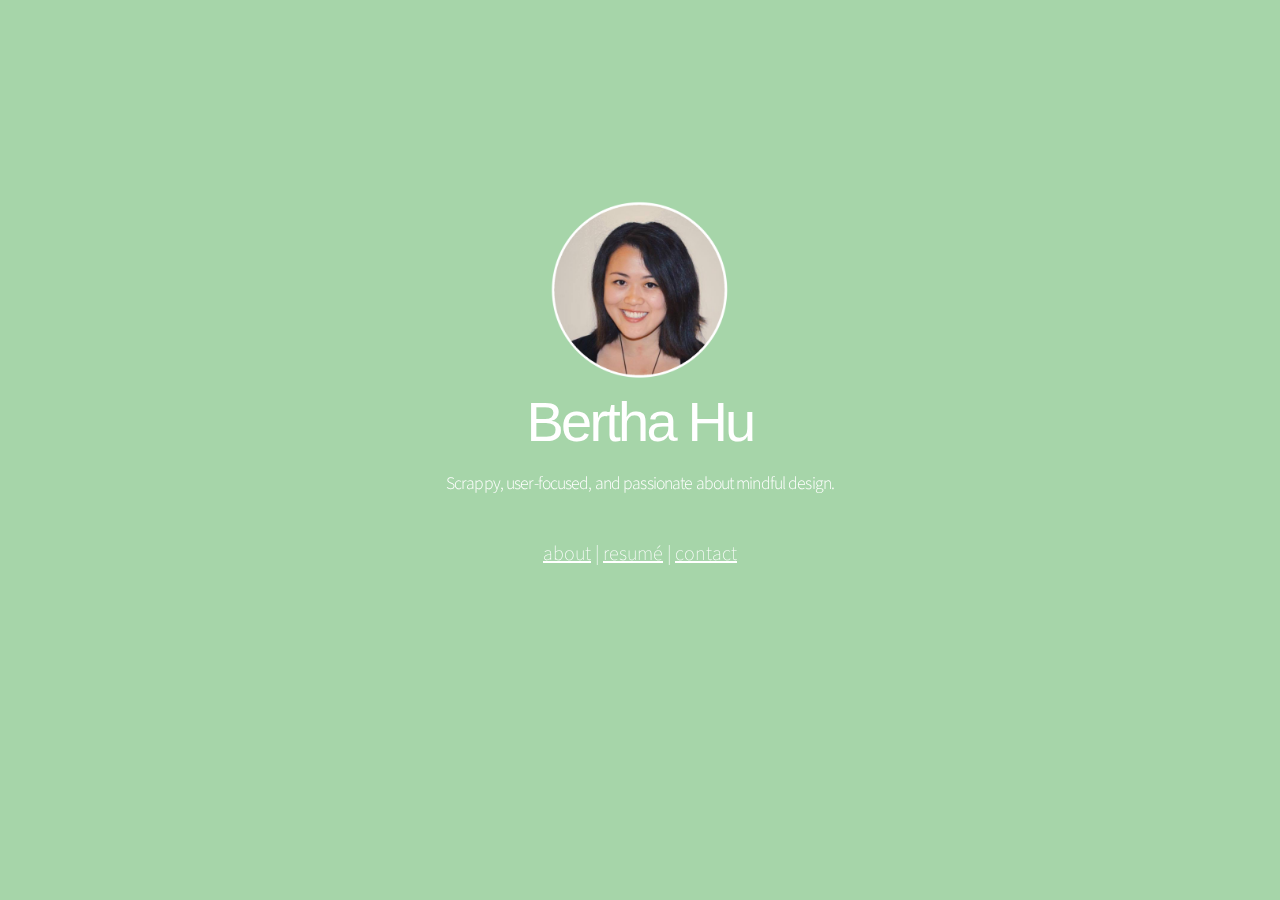
<file: index.html>
<!DOCTYPE html>
<html>
<head>
    <title>Home - Bertha Hu</title>

    <meta http-equiv="Content-Type" content="text/html; charset=UTF-8">
    <meta name="viewport" content="width=device-width, initial-scale=1.0">

    <link href="./bhu_files/assets/css/main2.css" rel="stylesheet" />
    <link href="./bhu_files/assets/css/animate.css" rel="stylesheet">

    <link rel="shortcut icon" href="/favicon.ico">
    <link rel="icon" sizes="16x16 32x32 64x64" href="/favicon.ico">
    <link rel="icon" type="image/png" sizes="196x196" href="./bhu_files/favicons/favicon-192.png">
    <link rel="icon" type="image/png" sizes="160x160" href="./bhu_files/favicons/favicon-160.png">
    <link rel="icon" type="image/png" sizes="96x96" href="./bhu_files/favicons/favicon-96.png">
    <link rel="icon" type="image/png" sizes="64x64" href="./bhu_files/favicons/favicon-64.png">
    <link rel="icon" type="image/png" sizes="32x32" href="./bhu_files/favicons/favicon-32.png">
    <link rel="icon" type="image/png" sizes="16x16" href="./bhu_files/favicons/favicon-16.png">
    <link rel="apple-touch-icon" href="./bhu_files/favicons/favicon-57.png">
    <link rel="apple-touch-icon" sizes="114x114" href="./bhu_files/favicons/favicon-114.png">
    <link rel="apple-touch-icon" sizes="72x72" href="./bhu_files/favicons/favicon-72.png">
    <link rel="apple-touch-icon" sizes="144x144" href="./bhu_files/favicons/favicon-144.png">
    <link rel="apple-touch-icon" sizes="60x60" href="./bhu_files/favicons/favicon-60.png">
    <link rel="apple-touch-icon" sizes="120x120" href="./bhu_files/favicons/favicon-120.png">
    <link rel="apple-touch-icon" sizes="76x76" href="./bhu_files/favicons/favicon-76.png">
    <link rel="apple-touch-icon" sizes="152x152" href="./bhu_files/favicons/favicon-152.png">
    <link rel="apple-touch-icon" sizes="180x180" href="./bhu_files/favicons/favicon-180.png">
    <meta name="msapplication-TileColor" content="#FFFFFF">
    <meta name="msapplication-TileImage" content="./bhu_files/favicons/favicon-144.png">
    <meta name="msapplication-config" content="./bhu_files/favicons/browserconfig.xml">
 
</head>

<body>
  <section>
    <div>
            <div class = "hello wow fadeIn animated" style="visibility: visible; animation-name: fadeIn; -webkit-animation-duration: 2s; font-weight: lighter">               
              <center><img src ="./bhu_files/uploads/home.png" width="30%" height="30%"></center>
              <h1 style = "color:white" align="center">Bertha Hu</h1>
              <h4 style = "color:white" align="center">Scrappy, user-focused, and passionate about mindful design.</h4>
              <br>
              <p class="major" style = "color:white" align = "center"><a style = "color:white" href= "about.html">about</a> | <a style = "color:white" href="./bhu_files/uploads/bhu_resume.pdf">resumé</a> | <a style = "color:white" href= "mailto:bertha.d.hu@gmail.com">contact</a></p>

        </div>
    </div>
  </section>

</body>
</html>
</file>
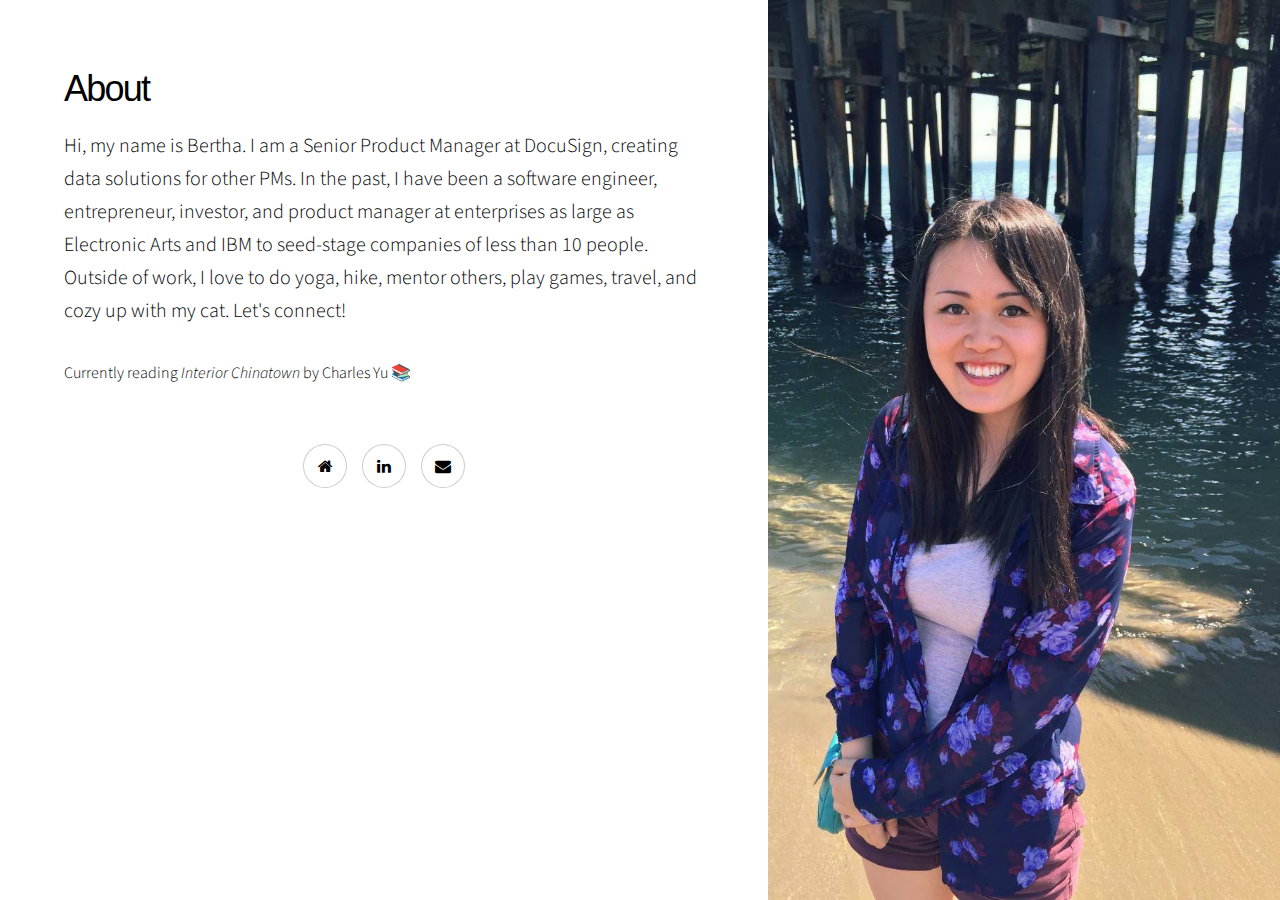
<file: about.html>
<!DOCTYPE HTML>
<html>
<head>
	<title>About - Bertha Hu</title>
	<meta charset="utf-8" />
	<meta name="viewport" content="width=device-width, initial-scale=1" />
	
	<link rel="stylesheet" href="./bhu_files/assets/css/main.css" />

	<link rel="shortcut icon" href="/favicon.ico">
    <link rel="icon" sizes="16x16 32x32 64x64" href="/favicon.ico">
    <link rel="icon" type="image/png" sizes="196x196" href="./bhu_files/favicons/favicon-192.png">
    <link rel="icon" type="image/png" sizes="160x160" href="./bhu_files/favicons/favicon-160.png">
    <link rel="icon" type="image/png" sizes="96x96" href="./bhu_files/favicons/favicon-96.png">
    <link rel="icon" type="image/png" sizes="64x64" href="./bhu_files/favicons/favicon-64.png">
    <link rel="icon" type="image/png" sizes="32x32" href="./bhu_files/favicons/favicon-32.png">
    <link rel="icon" type="image/png" sizes="16x16" href="./bhu_files/favicons/favicon-16.png">
    <link rel="apple-touch-icon" href="./bhu_files/favicons/favicon-57.png">
    <link rel="apple-touch-icon" sizes="114x114" href="./bhu_files/favicons/favicon-114.png">
    <link rel="apple-touch-icon" sizes="72x72" href="./bhu_files/favicons/favicon-72.png">
    <link rel="apple-touch-icon" sizes="144x144" href="./bhu_files/favicons/favicon-144.png">
    <link rel="apple-touch-icon" sizes="60x60" href="./bhu_files/favicons/favicon-60.png">
    <link rel="apple-touch-icon" sizes="120x120" href="./bhu_files/favicons/favicon-120.png">
    <link rel="apple-touch-icon" sizes="76x76" href="./bhu_files/favicons/favicon-76.png">
    <link rel="apple-touch-icon" sizes="152x152" href="./bhu_files/favicons/favicon-152.png">
    <link rel="apple-touch-icon" sizes="180x180" href="./bhu_files/favicons/favicon-180.png">
    <meta name="msapplication-TileColor" content="#FFFFFF">
    <meta name="msapplication-TileImage" content="./bhu_files/favicons/favicon-144.png">
    <meta name="msapplication-config" content="./bhu_files/favicons/browserconfig.xml">
    
</head>
<body>
				<!-- Banner -->
					<section class="banner style1 orient-left content-align-left image-position-right fullscreen onload-image-fade-in onload-content-fade-right" >
						<div class="content">
							<h2>About</h2>
							<p class="major">Hi, my name is Bertha. I am a Senior Product Manager at DocuSign, creating data solutions for other PMs. In the past, I have been a software engineer, entrepreneur, investor, and product manager at enterprises as large as Electronic Arts and IBM to seed-stage companies of less than 10 people. Outside of work, I love to do yoga, hike, mentor others, play games, travel, and cozy up with my cat. Let's connect!</p>
							<p>Currently reading <i>Interior Chinatown</i> by Charles Yu 📚</p>
						<br>
						<footer class="wrapper style1 align-center">
								<ul class="icons">
									<li><a href="index.html" class="icon style2 fa fa-home"><span class="label">Home</span></a></li>
									<!-- <li><a href="https://www.instagram.com/berterfly/" class="icon style2 fa fa-instagram"><span class="label">Instagram</span></a></li> -->
									<!-- <li><a href="https://github.com/Berthskies" class="icon style2 fa-github"><span class="label">GitHub</span></a></li> -->
									<li><a href="https://www.linkedin.com/in/berthahu/" class="icon style2 fa-linkedin"><span class="label">LinkedIn</span></a></li>
									<li><a href="mailto:bertha.d.hu@gmail.com" class="icon style2 fa-envelope"><span class="label">Email</span></a></li>
								</ul>
						</footer>
						</div>
						<div class="image" >					
 							<img src ="./bhu_files/uploads/about.jpg" alt="" /> 
						</div>
					</section>

		<!-- Scripts -->
			<script src="./bhu_files/assets/js/jquery.min.js"></script>
			<script src="./bhu_files/assets/js/jquery.scrollex.min.js"></script>
			<script src="./bhu_files/assets/js/jquery.scrolly.min.js"></script>
			<script src="./bhu_files/assets/js/skel.min.js"></script>
			<script src="./bhu_files/assets/js/util.js"></script>
			<script src="./bhu_files/assets/js/main.js"></script>

	
	</body>
</html>
</file>
<file: bhu_files/assets/css/main2.css>
@import url(font-awesome.min.css);
@import url("https://fonts.googleapis.com/css?family=Source+Sans+Pro:300,300i,400,400i");

/*
	Story by HTML5 UP
	html5up.net | @ajlkn
	Free for personal and commercial use under the CCA 3.0 license (html5up.net/license)
*/

/* Reset */

div {
    height: 200px;
    width: 600px;
    background: transparent;

    position: fixed;
    top: 50%;
    left: 50%;
    margin-top: -250px;
    margin-left: -300px;
}

a:visited {
color: #003399;
}
a:hover {
color: #003399;
}
a:active {
color: #003399;
}
.navcell a{text-decoration: none};

	html, body, span, applet, object, iframe, h1, h2, h3, h4, h5, h6, p, blockquote, pre, a, abbr, acronym, address, big, cite, code, del, dfn, em, img, ins, kbd, q, s, samp, small, strike, strong, sub, sup, tt, var, b, u, i, center, dl, dt, dd, ol, ul, li, fieldset, form, label, legend, table, caption, tbody, tfoot, thead, tr, th, td, article, aside, canvas, details, embed, figure, figcaption, footer, header, hgroup, menu, nav, output, ruby, section, summary, time, mark, audio, video {
		margin: 0;
		padding: 0;
		border: 0;
		font-size: 100%;
		font: inherit;
		vertical-align: baseline;
	}

	article, aside, details, figcaption, figure, footer, header, hgroup, menu, nav, section {
		display: block;
	}

	body {
		line-height: 1;
	}

	ol, ul {
		list-style: none;
	}

	blockquote, q {
		quotes: none;
	}

	blockquote:before, blockquote:after, q:before, q:after {
		content: '';
		content: none;
	}

	table {
		border-collapse: collapse;
		border-spacing: 0;
	}

	body {
		-webkit-text-size-adjust: none;
	}

/* Box Model */

	*, *:before, *:after {
		-moz-box-sizing: border-box;
		-webkit-box-sizing: border-box;
		box-sizing: border-box;
	}

/* Grid */

	.row {
		border-bottom: solid 1px transparent;
		-moz-box-sizing: border-box;
		-webkit-box-sizing: border-box;
		box-sizing: border-box;
	}

	.row > * {
		float: left;
		-moz-box-sizing: border-box;
		-webkit-box-sizing: border-box;
		box-sizing: border-box;
	}

	.row:after, .row:before {
		content: '';
		display: block;
		clear: both;
		height: 0;
	}

	.row.uniform > * > :first-child {
		margin-top: 0;
	}

	.row.uniform > * > :last-child {
		margin-bottom: 0;
	}

	.row.\30 \25 > * {
		padding: 0 0 0 0rem;
	}

	.row.\30 \25 {
		margin: 0 0 -1px 0rem;
	}

	.row.uniform.\30 \25 > * {
		padding: 0rem 0 0 0rem;
	}

	.row.uniform.\30 \25 {
		margin: 0rem 0 -1px 0rem;
	}

	.row > * {
		padding: 0 0 0 2rem;
	}

	.row {
		margin: 0 0 -1px -2rem;
	}

	.row.uniform > * {
		padding: 2rem 0 0 2rem;
	}

	.row.uniform {
		margin: -2rem 0 -1px -2rem;
	}

	.row.\32 00\25 > * {
		padding: 0 0 0 4rem;
	}

	.row.\32 00\25 {
		margin: 0 0 -1px -4rem;
	}

	.row.uniform.\32 00\25 > * {
		padding: 4rem 0 0 4rem;
	}

	.row.uniform.\32 00\25 {
		margin: -4rem 0 -1px -4rem;
	}

	.row.\31 50\25 > * {
		padding: 0 0 0 3rem;
	}

	.row.\31 50\25 {
		margin: 0 0 -1px -3rem;
	}

	.row.uniform.\31 50\25 > * {
		padding: 3rem 0 0 3rem;
	}

	.row.uniform.\31 50\25 {
		margin: -3rem 0 -1px -3rem;
	}

	.row.\35 0\25 > * {
		padding: 0 0 0 1rem;
	}

	.row.\35 0\25 {
		margin: 0 0 -1px -1rem;
	}

	.row.uniform.\35 0\25 > * {
		padding: 1rem 0 0 1rem;
	}

	.row.uniform.\35 0\25 {
		margin: -1rem 0 -1px -1rem;
	}

	.row.\32 5\25 > * {
		padding: 0 0 0 0.5rem;
	}

	.row.\32 5\25 {
		margin: 0 0 -1px -0.5rem;
	}

	.row.uniform.\32 5\25 > * {
		padding: 0.5rem 0 0 0.5rem;
	}

	.row.uniform.\32 5\25 {
		margin: -0.5rem 0 -1px -0.5rem;
	}

	.\31 2u, .\31 2u\24 {
		width: 100%;
		clear: none;
		margin-left: 0;
	}

	.\31 1u, .\31 1u\24 {
		width: 91.6666666667%;
		clear: none;
		margin-left: 0;
	}

	.\31 0u, .\31 0u\24 {
		width: 83.3333333333%;
		clear: none;
		margin-left: 0;
	}

	.\39 u, .\39 u\24 {
		width: 75%;
		clear: none;
		margin-left: 0;
	}

	.\38 u, .\38 u\24 {
		width: 66.6666666667%;
		clear: none;
		margin-left: 0;
	}

	.\37 u, .\37 u\24 {
		width: 58.3333333333%;
		clear: none;
		margin-left: 0;
	}

	.\36 u, .\36 u\24 {
		width: 50%;
		clear: none;
		margin-left: 0;
	}

	.\35 u, .\35 u\24 {
		width: 41.6666666667%;
		clear: none;
		margin-left: 0;
	}

	.\34 u, .\34 u\24 {
		width: 33.3333333333%;
		clear: none;
		margin-left: 0;
	}

	.\33 u, .\33 u\24 {
		width: 25%;
		clear: none;
		margin-left: 0;
	}

	.\32 u, .\32 u\24 {
		width: 16.6666666667%;
		clear: none;
		margin-left: 0;
	}

	.\31 u, .\31 u\24 {
		width: 8.3333333333%;
		clear: none;
		margin-left: 0;
	}

	.\31 2u\24 + *,
	.\31 1u\24 + *,
	.\31 0u\24 + *,
	.\39 u\24 + *,
	.\38 u\24 + *,
	.\37 u\24 + *,
	.\36 u\24 + *,
	.\35 u\24 + *,
	.\34 u\24 + *,
	.\33 u\24 + *,
	.\32 u\24 + *,
	.\31 u\24 + * {
		clear: left;
	}

	.\-11u {
		margin-left: 91.66667%;
	}

	.\-10u {
		margin-left: 83.33333%;
	}

	.\-9u {
		margin-left: 75%;
	}

	.\-8u {
		margin-left: 66.66667%;
	}

	.\-7u {
		margin-left: 58.33333%;
	}

	.\-6u {
		margin-left: 50%;
	}

	.\-5u {
		margin-left: 41.66667%;
	}

	.\-4u {
		margin-left: 33.33333%;
	}

	.\-3u {
		margin-left: 25%;
	}

	.\-2u {
		margin-left: 16.66667%;
	}

	.\-1u {
		margin-left: 8.33333%;
	}

	@media screen and (max-width: 1680px) {

		.row > * {
			padding: 0 0 0 2rem;
		}

		.row {
			margin: 0 0 -1px -2rem;
		}

		.row.uniform > * {
			padding: 2rem 0 0 2rem;
		}

		.row.uniform {
			margin: -2rem 0 -1px -2rem;
		}

		.row.\32 00\25 > * {
			padding: 0 0 0 4rem;
		}

		.row.\32 00\25 {
			margin: 0 0 -1px -4rem;
		}

		.row.uniform.\32 00\25 > * {
			padding: 4rem 0 0 4rem;
		}

		.row.uniform.\32 00\25 {
			margin: -4rem 0 -1px -4rem;
		}

		.row.\31 50\25 > * {
			padding: 0 0 0 3rem;
		}

		.row.\31 50\25 {
			margin: 0 0 -1px -3rem;
		}

		.row.uniform.\31 50\25 > * {
			padding: 3rem 0 0 3rem;
		}

		.row.uniform.\31 50\25 {
			margin: -3rem 0 -1px -3rem;
		}

		.row.\35 0\25 > * {
			padding: 0 0 0 1rem;
		}

		.row.\35 0\25 {
			margin: 0 0 -1px -1rem;
		}

		.row.uniform.\35 0\25 > * {
			padding: 1rem 0 0 1rem;
		}

		.row.uniform.\35 0\25 {
			margin: -1rem 0 -1px -1rem;
		}

		.row.\32 5\25 > * {
			padding: 0 0 0 0.5rem;
		}

		.row.\32 5\25 {
			margin: 0 0 -1px -0.5rem;
		}

		.row.uniform.\32 5\25 > * {
			padding: 0.5rem 0 0 0.5rem;
		}

		.row.uniform.\32 5\25 {
			margin: -0.5rem 0 -1px -0.5rem;
		}

		.\31 2u\28xlarge\29, .\31 2u\24\28xlarge\29 {
			width: 100%;
			clear: none;
			margin-left: 0;
		}

		.\31 1u\28xlarge\29, .\31 1u\24\28xlarge\29 {
			width: 91.6666666667%;
			clear: none;
			margin-left: 0;
		}

		.\31 0u\28xlarge\29, .\31 0u\24\28xlarge\29 {
			width: 83.3333333333%;
			clear: none;
			margin-left: 0;
		}

		.\39 u\28xlarge\29, .\39 u\24\28xlarge\29 {
			width: 75%;
			clear: none;
			margin-left: 0;
		}

		.\38 u\28xlarge\29, .\38 u\24\28xlarge\29 {
			width: 66.6666666667%;
			clear: none;
			margin-left: 0;
		}

		.\37 u\28xlarge\29, .\37 u\24\28xlarge\29 {
			width: 58.3333333333%;
			clear: none;
			margin-left: 0;
		}

		.\36 u\28xlarge\29, .\36 u\24\28xlarge\29 {
			width: 50%;
			clear: none;
			margin-left: 0;
		}

		.\35 u\28xlarge\29, .\35 u\24\28xlarge\29 {
			width: 41.6666666667%;
			clear: none;
			margin-left: 0;
		}

		.\34 u\28xlarge\29, .\34 u\24\28xlarge\29 {
			width: 33.3333333333%;
			clear: none;
			margin-left: 0;
		}

		.\33 u\28xlarge\29, .\33 u\24\28xlarge\29 {
			width: 25%;
			clear: none;
			margin-left: 0;
		}

		.\32 u\28xlarge\29, .\32 u\24\28xlarge\29 {
			width: 16.6666666667%;
			clear: none;
			margin-left: 0;
		}

		.\31 u\28xlarge\29, .\31 u\24\28xlarge\29 {
			width: 8.3333333333%;
			clear: none;
			margin-left: 0;
		}

		.\31 2u\24\28xlarge\29 + *,
		.\31 1u\24\28xlarge\29 + *,
		.\31 0u\24\28xlarge\29 + *,
		.\39 u\24\28xlarge\29 + *,
		.\38 u\24\28xlarge\29 + *,
		.\37 u\24\28xlarge\29 + *,
		.\36 u\24\28xlarge\29 + *,
		.\35 u\24\28xlarge\29 + *,
		.\34 u\24\28xlarge\29 + *,
		.\33 u\24\28xlarge\29 + *,
		.\32 u\24\28xlarge\29 + *,
		.\31 u\24\28xlarge\29 + * {
			clear: left;
		}

		.\-11u\28xlarge\29 {
			margin-left: 91.66667%;
		}

		.\-10u\28xlarge\29 {
			margin-left: 83.33333%;
		}

		.\-9u\28xlarge\29 {
			margin-left: 75%;
		}

		.\-8u\28xlarge\29 {
			margin-left: 66.66667%;
		}

		.\-7u\28xlarge\29 {
			margin-left: 58.33333%;
		}

		.\-6u\28xlarge\29 {
			margin-left: 50%;
		}

		.\-5u\28xlarge\29 {
			margin-left: 41.66667%;
		}

		.\-4u\28xlarge\29 {
			margin-left: 33.33333%;
		}

		.\-3u\28xlarge\29 {
			margin-left: 25%;
		}

		.\-2u\28xlarge\29 {
			margin-left: 16.66667%;
		}

		.\-1u\28xlarge\29 {
			margin-left: 8.33333%;
		}

	}

	@media screen and (max-width: 1280px) {

		.row > * {
			padding: 0 0 0 2rem;
		}

		.row {
			margin: 0 0 -1px -2rem;
		}

		.row.uniform > * {
			padding: 2rem 0 0 2rem;
		}

		.row.uniform {
			margin: -2rem 0 -1px -2rem;
		}

		.row.\32 00\25 > * {
			padding: 0 0 0 4rem;
		}

		.row.\32 00\25 {
			margin: 0 0 -1px -4rem;
		}

		.row.uniform.\32 00\25 > * {
			padding: 4rem 0 0 4rem;
		}

		.row.uniform.\32 00\25 {
			margin: -4rem 0 -1px -4rem;
		}

		.row.\31 50\25 > * {
			padding: 0 0 0 3rem;
		}

		.row.\31 50\25 {
			margin: 0 0 -1px -3rem;
		}

		.row.uniform.\31 50\25 > * {
			padding: 3rem 0 0 3rem;
		}

		.row.uniform.\31 50\25 {
			margin: -3rem 0 -1px -3rem;
		}

		.row.\35 0\25 > * {
			padding: 0 0 0 1rem;
		}

		.row.\35 0\25 {
			margin: 0 0 -1px -1rem;
		}

		.row.uniform.\35 0\25 > * {
			padding: 1rem 0 0 1rem;
		}

		.row.uniform.\35 0\25 {
			margin: -1rem 0 -1px -1rem;
		}

		.row.\32 5\25 > * {
			padding: 0 0 0 0.5rem;
		}

		.row.\32 5\25 {
			margin: 0 0 -1px -0.5rem;
		}

		.row.uniform.\32 5\25 > * {
			padding: 0.5rem 0 0 0.5rem;
		}

		.row.uniform.\32 5\25 {
			margin: -0.5rem 0 -1px -0.5rem;
		}

		.\31 2u\28large\29, .\31 2u\24\28large\29 {
			width: 100%;
			clear: none;
			margin-left: 0;
		}

		.\31 1u\28large\29, .\31 1u\24\28large\29 {
			width: 91.6666666667%;
			clear: none;
			margin-left: 0;
		}

		.\31 0u\28large\29, .\31 0u\24\28large\29 {
			width: 83.3333333333%;
			clear: none;
			margin-left: 0;
		}

		.\39 u\28large\29, .\39 u\24\28large\29 {
			width: 75%;
			clear: none;
			margin-left: 0;
		}

		.\38 u\28large\29, .\38 u\24\28large\29 {
			width: 66.6666666667%;
			clear: none;
			margin-left: 0;
		}

		.\37 u\28large\29, .\37 u\24\28large\29 {
			width: 58.3333333333%;
			clear: none;
			margin-left: 0;
		}

		.\36 u\28large\29, .\36 u\24\28large\29 {
			width: 50%;
			clear: none;
			margin-left: 0;
		}

		.\35 u\28large\29, .\35 u\24\28large\29 {
			width: 41.6666666667%;
			clear: none;
			margin-left: 0;
		}

		.\34 u\28large\29, .\34 u\24\28large\29 {
			width: 33.3333333333%;
			clear: none;
			margin-left: 0;
		}

		.\33 u\28large\29, .\33 u\24\28large\29 {
			width: 25%;
			clear: none;
			margin-left: 0;
		}

		.\32 u\28large\29, .\32 u\24\28large\29 {
			width: 16.6666666667%;
			clear: none;
			margin-left: 0;
		}

		.\31 u\28large\29, .\31 u\24\28large\29 {
			width: 8.3333333333%;
			clear: none;
			margin-left: 0;
		}

		.\31 2u\24\28large\29 + *,
		.\31 1u\24\28large\29 + *,
		.\31 0u\24\28large\29 + *,
		.\39 u\24\28large\29 + *,
		.\38 u\24\28large\29 + *,
		.\37 u\24\28large\29 + *,
		.\36 u\24\28large\29 + *,
		.\35 u\24\28large\29 + *,
		.\34 u\24\28large\29 + *,
		.\33 u\24\28large\29 + *,
		.\32 u\24\28large\29 + *,
		.\31 u\24\28large\29 + * {
			clear: left;
		}

		.\-11u\28large\29 {
			margin-left: 91.66667%;
		}

		.\-10u\28large\29 {
			margin-left: 83.33333%;
		}

		.\-9u\28large\29 {
			margin-left: 75%;
		}

		.\-8u\28large\29 {
			margin-left: 66.66667%;
		}

		.\-7u\28large\29 {
			margin-left: 58.33333%;
		}

		.\-6u\28large\29 {
			margin-left: 50%;
		}

		.\-5u\28large\29 {
			margin-left: 41.66667%;
		}

		.\-4u\28large\29 {
			margin-left: 33.33333%;
		}

		.\-3u\28large\29 {
			margin-left: 25%;
		}

		.\-2u\28large\29 {
			margin-left: 16.66667%;
		}

		.\-1u\28large\29 {
			margin-left: 8.33333%;
		}

	}

	@media screen and (max-width: 980px) {

		.row > * {
			padding: 0 0 0 2rem;
		}

		.row {
			margin: 0 0 -1px -2rem;
		}

		.row.uniform > * {
			padding: 2rem 0 0 2rem;
		}

		.row.uniform {
			margin: -2rem 0 -1px -2rem;
		}

		.row.\32 00\25 > * {
			padding: 0 0 0 4rem;
		}

		.row.\32 00\25 {
			margin: 0 0 -1px -4rem;
		}

		.row.uniform.\32 00\25 > * {
			padding: 4rem 0 0 4rem;
		}

		.row.uniform.\32 00\25 {
			margin: -4rem 0 -1px -4rem;
		}

		.row.\31 50\25 > * {
			padding: 0 0 0 3rem;
		}

		.row.\31 50\25 {
			margin: 0 0 -1px -3rem;
		}

		.row.uniform.\31 50\25 > * {
			padding: 3rem 0 0 3rem;
		}

		.row.uniform.\31 50\25 {
			margin: -3rem 0 -1px -3rem;
		}

		.row.\35 0\25 > * {
			padding: 0 0 0 1rem;
		}

		.row.\35 0\25 {
			margin: 0 0 -1px -1rem;
		}

		.row.uniform.\35 0\25 > * {
			padding: 1rem 0 0 1rem;
		}

		.row.uniform.\35 0\25 {
			margin: -1rem 0 -1px -1rem;
		}

		.row.\32 5\25 > * {
			padding: 0 0 0 0.5rem;
		}

		.row.\32 5\25 {
			margin: 0 0 -1px -0.5rem;
		}

		.row.uniform.\32 5\25 > * {
			padding: 0.5rem 0 0 0.5rem;
		}

		.row.uniform.\32 5\25 {
			margin: -0.5rem 0 -1px -0.5rem;
		}

		.\31 2u\28medium\29, .\31 2u\24\28medium\29 {
			width: 100%;
			clear: none;
			margin-left: 0;
		}

		.\31 1u\28medium\29, .\31 1u\24\28medium\29 {
			width: 91.6666666667%;
			clear: none;
			margin-left: 0;
		}

		.\31 0u\28medium\29, .\31 0u\24\28medium\29 {
			width: 83.3333333333%;
			clear: none;
			margin-left: 0;
		}

		.\39 u\28medium\29, .\39 u\24\28medium\29 {
			width: 75%;
			clear: none;
			margin-left: 0;
		}

		.\38 u\28medium\29, .\38 u\24\28medium\29 {
			width: 66.6666666667%;
			clear: none;
			margin-left: 0;
		}

		.\37 u\28medium\29, .\37 u\24\28medium\29 {
			width: 58.3333333333%;
			clear: none;
			margin-left: 0;
		}

		.\36 u\28medium\29, .\36 u\24\28medium\29 {
			width: 50%;
			clear: none;
			margin-left: 0;
		}

		.\35 u\28medium\29, .\35 u\24\28medium\29 {
			width: 41.6666666667%;
			clear: none;
			margin-left: 0;
		}

		.\34 u\28medium\29, .\34 u\24\28medium\29 {
			width: 33.3333333333%;
			clear: none;
			margin-left: 0;
		}

		.\33 u\28medium\29, .\33 u\24\28medium\29 {
			width: 25%;
			clear: none;
			margin-left: 0;
		}

		.\32 u\28medium\29, .\32 u\24\28medium\29 {
			width: 16.6666666667%;
			clear: none;
			margin-left: 0;
		}

		.\31 u\28medium\29, .\31 u\24\28medium\29 {
			width: 8.3333333333%;
			clear: none;
			margin-left: 0;
		}

		.\31 2u\24\28medium\29 + *,
		.\31 1u\24\28medium\29 + *,
		.\31 0u\24\28medium\29 + *,
		.\39 u\24\28medium\29 + *,
		.\38 u\24\28medium\29 + *,
		.\37 u\24\28medium\29 + *,
		.\36 u\24\28medium\29 + *,
		.\35 u\24\28medium\29 + *,
		.\34 u\24\28medium\29 + *,
		.\33 u\24\28medium\29 + *,
		.\32 u\24\28medium\29 + *,
		.\31 u\24\28medium\29 + * {
			clear: left;
		}

		.\-11u\28medium\29 {
			margin-left: 91.66667%;
		}

		.\-10u\28medium\29 {
			margin-left: 83.33333%;
		}

		.\-9u\28medium\29 {
			margin-left: 75%;
		}

		.\-8u\28medium\29 {
			margin-left: 66.66667%;
		}

		.\-7u\28medium\29 {
			margin-left: 58.33333%;
		}

		.\-6u\28medium\29 {
			margin-left: 50%;
		}

		.\-5u\28medium\29 {
			margin-left: 41.66667%;
		}

		.\-4u\28medium\29 {
			margin-left: 33.33333%;
		}

		.\-3u\28medium\29 {
			margin-left: 25%;
		}

		.\-2u\28medium\29 {
			margin-left: 16.66667%;
		}

		.\-1u\28medium\29 {
			margin-left: 8.33333%;
		}

	}

	@media screen and (max-width: 736px) {

		.row > * {
			padding: 0 0 0 2rem;
		}

		.row {
			margin: 0 0 -1px -2rem;
		}

		.row.uniform > * {
			padding: 2rem 0 0 2rem;
		}

		.row.uniform {
			margin: -2rem 0 -1px -2rem;
		}

		.row.\32 00\25 > * {
			padding: 0 0 0 4rem;
		}

		.row.\32 00\25 {
			margin: 0 0 -1px -4rem;
		}

		.row.uniform.\32 00\25 > * {
			padding: 4rem 0 0 4rem;
		}

		.row.uniform.\32 00\25 {
			margin: -4rem 0 -1px -4rem;
		}

		.row.\31 50\25 > * {
			padding: 0 0 0 3rem;
		}

		.row.\31 50\25 {
			margin: 0 0 -1px -3rem;
		}

		.row.uniform.\31 50\25 > * {
			padding: 3rem 0 0 3rem;
		}

		.row.uniform.\31 50\25 {
			margin: -3rem 0 -1px -3rem;
		}

		.row.\35 0\25 > * {
			padding: 0 0 0 1rem;
		}

		.row.\35 0\25 {
			margin: 0 0 -1px -1rem;
		}

		.row.uniform.\35 0\25 > * {
			padding: 1rem 0 0 1rem;
		}

		.row.uniform.\35 0\25 {
			margin: -1rem 0 -1px -1rem;
		}

		.row.\32 5\25 > * {
			padding: 0 0 0 0.5rem;
		}

		.row.\32 5\25 {
			margin: 0 0 -1px -0.5rem;
		}

		.row.uniform.\32 5\25 > * {
			padding: 0.5rem 0 0 0.5rem;
		}

		.row.uniform.\32 5\25 {
			margin: -0.5rem 0 -1px -0.5rem;
		}

		.\31 2u\28small\29, .\31 2u\24\28small\29 {
			width: 100%;
			clear: none;
			margin-left: 0;
		}

		.\31 1u\28small\29, .\31 1u\24\28small\29 {
			width: 91.6666666667%;
			clear: none;
			margin-left: 0;
		}

		.\31 0u\28small\29, .\31 0u\24\28small\29 {
			width: 83.3333333333%;
			clear: none;
			margin-left: 0;
		}

		.\39 u\28small\29, .\39 u\24\28small\29 {
			width: 75%;
			clear: none;
			margin-left: 0;
		}

		.\38 u\28small\29, .\38 u\24\28small\29 {
			width: 66.6666666667%;
			clear: none;
			margin-left: 0;
		}

		.\37 u\28small\29, .\37 u\24\28small\29 {
			width: 58.3333333333%;
			clear: none;
			margin-left: 0;
		}

		.\36 u\28small\29, .\36 u\24\28small\29 {
			width: 50%;
			clear: none;
			margin-left: 0;
		}

		.\35 u\28small\29, .\35 u\24\28small\29 {
			width: 41.6666666667%;
			clear: none;
			margin-left: 0;
		}

		.\34 u\28small\29, .\34 u\24\28small\29 {
			width: 33.3333333333%;
			clear: none;
			margin-left: 0;
		}

		.\33 u\28small\29, .\33 u\24\28small\29 {
			width: 25%;
			clear: none;
			margin-left: 0;
		}

		.\32 u\28small\29, .\32 u\24\28small\29 {
			width: 16.6666666667%;
			clear: none;
			margin-left: 0;
		}

		.\31 u\28small\29, .\31 u\24\28small\29 {
			width: 8.3333333333%;
			clear: none;
			margin-left: 0;
		}

		.\31 2u\24\28small\29 + *,
		.\31 1u\24\28small\29 + *,
		.\31 0u\24\28small\29 + *,
		.\39 u\24\28small\29 + *,
		.\38 u\24\28small\29 + *,
		.\37 u\24\28small\29 + *,
		.\36 u\24\28small\29 + *,
		.\35 u\24\28small\29 + *,
		.\34 u\24\28small\29 + *,
		.\33 u\24\28small\29 + *,
		.\32 u\24\28small\29 + *,
		.\31 u\24\28small\29 + * {
			clear: left;
		}

		.\-11u\28small\29 {
			margin-left: 91.66667%;
		}

		.\-10u\28small\29 {
			margin-left: 83.33333%;
		}

		.\-9u\28small\29 {
			margin-left: 75%;
		}

		.\-8u\28small\29 {
			margin-left: 66.66667%;
		}

		.\-7u\28small\29 {
			margin-left: 58.33333%;
		}

		.\-6u\28small\29 {
			margin-left: 50%;
		}

		.\-5u\28small\29 {
			margin-left: 41.66667%;
		}

		.\-4u\28small\29 {
			margin-left: 33.33333%;
		}

		.\-3u\28small\29 {
			margin-left: 25%;
		}

		.\-2u\28small\29 {
			margin-left: 16.66667%;
		}

		.\-1u\28small\29 {
			margin-left: 8.33333%;
		}

	}

	@media screen and (max-width: 480px) {

		.row > * {
			padding: 0 0 0 2rem;
		}

		.row {
			margin: 0 0 -1px -2rem;
		}

		.row.uniform > * {
			padding: 2rem 0 0 2rem;
		}

		.row.uniform {
			margin: -2rem 0 -1px -2rem;
		}

		.row.\32 00\25 > * {
			padding: 0 0 0 4rem;
		}

		.row.\32 00\25 {
			margin: 0 0 -1px -4rem;
		}

		.row.uniform.\32 00\25 > * {
			padding: 4rem 0 0 4rem;
		}

		.row.uniform.\32 00\25 {
			margin: -4rem 0 -1px -4rem;
		}

		.row.\31 50\25 > * {
			padding: 0 0 0 3rem;
		}

		.row.\31 50\25 {
			margin: 0 0 -1px -3rem;
		}

		.row.uniform.\31 50\25 > * {
			padding: 3rem 0 0 3rem;
		}

		.row.uniform.\31 50\25 {
			margin: -3rem 0 -1px -3rem;
		}

		.row.\35 0\25 > * {
			padding: 0 0 0 1rem;
		}

		.row.\35 0\25 {
			margin: 0 0 -1px -1rem;
		}

		.row.uniform.\35 0\25 > * {
			padding: 1rem 0 0 1rem;
		}

		.row.uniform.\35 0\25 {
			margin: -1rem 0 -1px -1rem;
		}

		.row.\32 5\25 > * {
			padding: 0 0 0 0.5rem;
		}

		.row.\32 5\25 {
			margin: 0 0 -1px -0.5rem;
		}

		.row.uniform.\32 5\25 > * {
			padding: 0.5rem 0 0 0.5rem;
		}

		.row.uniform.\32 5\25 {
			margin: -0.5rem 0 -1px -0.5rem;
		}

		.\31 2u\28xsmall\29, .\31 2u\24\28xsmall\29 {
			width: 100%;
			clear: none;
			margin-left: 0;
		}

		.\31 1u\28xsmall\29, .\31 1u\24\28xsmall\29 {
			width: 91.6666666667%;
			clear: none;
			margin-left: 0;
		}

		.\31 0u\28xsmall\29, .\31 0u\24\28xsmall\29 {
			width: 83.3333333333%;
			clear: none;
			margin-left: 0;
		}

		.\39 u\28xsmall\29, .\39 u\24\28xsmall\29 {
			width: 75%;
			clear: none;
			margin-left: 0;
		}

		.\38 u\28xsmall\29, .\38 u\24\28xsmall\29 {
			width: 66.6666666667%;
			clear: none;
			margin-left: 0;
		}

		.\37 u\28xsmall\29, .\37 u\24\28xsmall\29 {
			width: 58.3333333333%;
			clear: none;
			margin-left: 0;
		}

		.\36 u\28xsmall\29, .\36 u\24\28xsmall\29 {
			width: 50%;
			clear: none;
			margin-left: 0;
		}

		.\35 u\28xsmall\29, .\35 u\24\28xsmall\29 {
			width: 41.6666666667%;
			clear: none;
			margin-left: 0;
		}

		.\34 u\28xsmall\29, .\34 u\24\28xsmall\29 {
			width: 33.3333333333%;
			clear: none;
			margin-left: 0;
		}

		.\33 u\28xsmall\29, .\33 u\24\28xsmall\29 {
			width: 25%;
			clear: none;
			margin-left: 0;
		}

		.\32 u\28xsmall\29, .\32 u\24\28xsmall\29 {
			width: 16.6666666667%;
			clear: none;
			margin-left: 0;
		}

		.\31 u\28xsmall\29, .\31 u\24\28xsmall\29 {
			width: 8.3333333333%;
			clear: none;
			margin-left: 0;
		}

		.\31 2u\24\28xsmall\29 + *,
		.\31 1u\24\28xsmall\29 + *,
		.\31 0u\24\28xsmall\29 + *,
		.\39 u\24\28xsmall\29 + *,
		.\38 u\24\28xsmall\29 + *,
		.\37 u\24\28xsmall\29 + *,
		.\36 u\24\28xsmall\29 + *,
		.\35 u\24\28xsmall\29 + *,
		.\34 u\24\28xsmall\29 + *,
		.\33 u\24\28xsmall\29 + *,
		.\32 u\24\28xsmall\29 + *,
		.\31 u\24\28xsmall\29 + * {
			clear: left;
		}

		.\-11u\28xsmall\29 {
			margin-left: 91.66667%;
		}

		.\-10u\28xsmall\29 {
			margin-left: 83.33333%;
		}

		.\-9u\28xsmall\29 {
			margin-left: 75%;
		}

		.\-8u\28xsmall\29 {
			margin-left: 66.66667%;
		}

		.\-7u\28xsmall\29 {
			margin-left: 58.33333%;
		}

		.\-6u\28xsmall\29 {
			margin-left: 50%;
		}

		.\-5u\28xsmall\29 {
			margin-left: 41.66667%;
		}

		.\-4u\28xsmall\29 {
			margin-left: 33.33333%;
		}

		.\-3u\28xsmall\29 {
			margin-left: 25%;
		}

		.\-2u\28xsmall\29 {
			margin-left: 16.66667%;
		}

		.\-1u\28xsmall\29 {
			margin-left: 8.33333%;
		}

	}

	@media screen and (max-width: 360px) {

		.row > * {
			padding: 0 0 0 2rem;
		}

		.row {
			margin: 0 0 -1px -2rem;
		}

		.row.uniform > * {
			padding: 2rem 0 0 2rem;
		}

		.row.uniform {
			margin: -2rem 0 -1px -2rem;
		}

		.row.\32 00\25 > * {
			padding: 0 0 0 4rem;
		}

		.row.\32 00\25 {
			margin: 0 0 -1px -4rem;
		}

		.row.uniform.\32 00\25 > * {
			padding: 4rem 0 0 4rem;
		}

		.row.uniform.\32 00\25 {
			margin: -4rem 0 -1px -4rem;
		}

		.row.\31 50\25 > * {
			padding: 0 0 0 3rem;
		}

		.row.\31 50\25 {
			margin: 0 0 -1px -3rem;
		}

		.row.uniform.\31 50\25 > * {
			padding: 3rem 0 0 3rem;
		}

		.row.uniform.\31 50\25 {
			margin: -3rem 0 -1px -3rem;
		}

		.row.\35 0\25 > * {
			padding: 0 0 0 1rem;
		}

		.row.\35 0\25 {
			margin: 0 0 -1px -1rem;
		}

		.row.uniform.\35 0\25 > * {
			padding: 1rem 0 0 1rem;
		}

		.row.uniform.\35 0\25 {
			margin: -1rem 0 -1px -1rem;
		}

		.row.\32 5\25 > * {
			padding: 0 0 0 0.5rem;
		}

		.row.\32 5\25 {
			margin: 0 0 -1px -0.5rem;
		}

		.row.uniform.\32 5\25 > * {
			padding: 0.5rem 0 0 0.5rem;
		}

		.row.uniform.\32 5\25 {
			margin: -0.5rem 0 -1px -0.5rem;
		}

		.\31 2u\28xxsmall\29, .\31 2u\24\28xxsmall\29 {
			width: 100%;
			clear: none;
			margin-left: 0;
		}

		.\31 1u\28xxsmall\29, .\31 1u\24\28xxsmall\29 {
			width: 91.6666666667%;
			clear: none;
			margin-left: 0;
		}

		.\31 0u\28xxsmall\29, .\31 0u\24\28xxsmall\29 {
			width: 83.3333333333%;
			clear: none;
			margin-left: 0;
		}

		.\39 u\28xxsmall\29, .\39 u\24\28xxsmall\29 {
			width: 75%;
			clear: none;
			margin-left: 0;
		}

		.\38 u\28xxsmall\29, .\38 u\24\28xxsmall\29 {
			width: 66.6666666667%;
			clear: none;
			margin-left: 0;
		}

		.\37 u\28xxsmall\29, .\37 u\24\28xxsmall\29 {
			width: 58.3333333333%;
			clear: none;
			margin-left: 0;
		}

		.\36 u\28xxsmall\29, .\36 u\24\28xxsmall\29 {
			width: 50%;
			clear: none;
			margin-left: 0;
		}

		.\35 u\28xxsmall\29, .\35 u\24\28xxsmall\29 {
			width: 41.6666666667%;
			clear: none;
			margin-left: 0;
		}

		.\34 u\28xxsmall\29, .\34 u\24\28xxsmall\29 {
			width: 33.3333333333%;
			clear: none;
			margin-left: 0;
		}

		.\33 u\28xxsmall\29, .\33 u\24\28xxsmall\29 {
			width: 25%;
			clear: none;
			margin-left: 0;
		}

		.\32 u\28xxsmall\29, .\32 u\24\28xxsmall\29 {
			width: 16.6666666667%;
			clear: none;
			margin-left: 0;
		}

		.\31 u\28xxsmall\29, .\31 u\24\28xxsmall\29 {
			width: 8.3333333333%;
			clear: none;
			margin-left: 0;
		}

		.\31 2u\24\28xxsmall\29 + *,
		.\31 1u\24\28xxsmall\29 + *,
		.\31 0u\24\28xxsmall\29 + *,
		.\39 u\24\28xxsmall\29 + *,
		.\38 u\24\28xxsmall\29 + *,
		.\37 u\24\28xxsmall\29 + *,
		.\36 u\24\28xxsmall\29 + *,
		.\35 u\24\28xxsmall\29 + *,
		.\34 u\24\28xxsmall\29 + *,
		.\33 u\24\28xxsmall\29 + *,
		.\32 u\24\28xxsmall\29 + *,
		.\31 u\24\28xxsmall\29 + * {
			clear: left;
		}

		.\-11u\28xxsmall\29 {
			margin-left: 91.66667%;
		}

		.\-10u\28xxsmall\29 {
			margin-left: 83.33333%;
		}

		.\-9u\28xxsmall\29 {
			margin-left: 75%;
		}

		.\-8u\28xxsmall\29 {
			margin-left: 66.66667%;
		}

		.\-7u\28xxsmall\29 {
			margin-left: 58.33333%;
		}

		.\-6u\28xxsmall\29 {
			margin-left: 50%;
		}

		.\-5u\28xxsmall\29 {
			margin-left: 41.66667%;
		}

		.\-4u\28xxsmall\29 {
			margin-left: 33.33333%;
		}

		.\-3u\28xxsmall\29 {
			margin-left: 25%;
		}

		.\-2u\28xxsmall\29 {
			margin-left: 16.66667%;
		}

		.\-1u\28xxsmall\29 {
			margin-left: 8.33333%;
		}

	}

/* Basic */

	@-ms-viewport {
		width: device-width;
	}

	body {
		-ms-overflow-style: scrollbar;
	}

	@media screen and (max-width: 480px) {

		html, body {
			min-width: 320px;
		}

	}

	body {
		background: #A6D5A9;
	}

		body.is-loading *, body.is-loading *:before, body.is-loading *:after {
			-moz-animation: none !important;
			-webkit-animation: none !important;
			-ms-animation: none !important;
			animation: none !important;
			-moz-transition: none !important;
			-webkit-transition: none !important;
			-ms-transition: none !important;
			transition: none !important;
		}

/* Type */

	html {
		font-size: 18pt;
	}

		@media screen and (max-width: 1680px) {

			html {
				font-size: 14pt;
			}

		}

		@media screen and (max-width: 1280px) {

			html {
				font-size: 12pt;
			}

		}

		@media screen and (max-width: 736px) {

			html {
				font-size: 11pt;
			}

		}

		@media screen and (max-width: 360px) {

			html {
				font-size: 10pt;
			}

		}

	body {
		background-color: #A6D5A9;
		color: #000000;
	}

	body, input, select, textarea {
		font-family: "Source Sans Pro", Helvetica, sans-serif;
		font-size: 1rem;
		font-weight: 300;
		line-height: 1.65;
	}

	body h1 {
		font-family:'Proxima Nova', 'Gotham',"Futura", Helvetica, sans-serif;
	}

	body h2 {
		font-family:'Proxima Nova', 'Gotham',"Futura", Helvetica, sans-serif;
	}


	a {
		-moz-transition: color 0.2s ease-in-out;
		-webkit-transition: color 0.2s ease-in-out;
		-ms-transition: color 0.2s ease-in-out;
		transition: color 0.2s ease-in-out;
		/*text-decoration: underline;*/
		cursor:pointer;
	}

		a:hover {
			text-decoration: underline;
			/*text-decoration: none;*/
		}

	strong, b {
		font-weight: 400;
	}

	em, i {
		font-style: italic;
	}

	p {
		margin: 0 0 2rem 0;
	}

		p.major {
			font-size: 1.25rem;
		}


	h1, h2, h3, h4, h5, h6 {
		font-weight: 300;
		line-height: 1.375;
		letter-spacing: -0.05em;
		margin: 0 0 1rem 0;
	}

		h1 a, h2 a, h3 a, h4 a, h5 a, h6 a {
			color: inherit;
			text-decoration: none;
		}

	h1 {
		font-size: 3.5rem;
		line-height: 1.2;
	}

	h2 {
		font-size: 2.25rem;
	}

	h3 {
		font-size: 1.5rem;
	}

	h4 {
		font-size: 1.1rem;
	}

	h5 {
		font-size: 0.9rem;
	}

	h6 {
		font-size: 0.7rem;
	}

	sub {
		font-size: 0.8rem;
		position: relative;
		top: 0.5rem;
	}

	sup {
		font-size: 0.8rem;
		position: relative;
		top: -0.5rem;
	}

	blockquote {
		border-left: solid 4px;
		font-style: italic;
		margin: 0 0 2rem 0;
		padding: 0.5rem 0 0.5rem 2rem;
	}

	code {
		border-radius: 4px;
		font-family: "Courier New", monospace;
		font-size: 0.9em;
		margin: 0 0.25rem;
		padding: 0.25rem 0.325rem;
	}

	pre {
		-webkit-overflow-scrolling: touch;
		font-family: "Courier New", monospace;
		font-size: 0.9em;
		margin: 0 0 2rem 0;
	}

		pre code {
			display: block;
			line-height: 1.5;
			padding: 0.75rem 1rem;
			overflow-x: auto;
		}

	hr {
		border: 0;
		border-bottom: solid 1px;
		margin: 2.5rem 0;
	}

		hr.major {
			margin: 3.5rem 0;
		}

	.align-left {
		text-align: left;
	}

	.align-center {
		text-align: center;
	}

	.align-right {
		text-align: right;
	}

	@media screen and (max-width: 736px) {

		p.major {
			font-size: 1.1rem;
		}

		h1 {
			font-size: 2.5rem;
		}

		h2 {
			font-size: 2rem;
		}

		h3 {
			font-size: 1.25rem;
		}

		h4 {
			font-size: 1rem;
		}

	}

	input, select, textarea {
		color: #000000;
	}

	a {
		color: #000000;
	}

		a:hover {
			color: #a6d5a9;
		}

	strong, b {
		color: #000000;
	}

	h1, h2, h3, h4, h5, h6 {
		color: #000000;
	}

	blockquote {
		border-left-color: rgba(0, 0, 0, 0.2);
	}

	code {
		background: rgba(0, 0, 0, 0.05);
		border-color: rgba(0, 0, 0, 0.2);
	}

	hr {
		border-bottom-color: rgba(0, 0, 0, 0.2);
	}

/* Box */

	.box {
		border-radius: 4px;
		border: solid 1px;
		margin-bottom: 2rem;
		padding: 1.5rem;
	}

		.box > :last-child,
		.box > :last-child > :last-child,
		.box > :last-child > :last-child > :last-child {
			margin-bottom: 0;
		}

		.box.alt {
			border: 0;
			border-radius: 0;
			padding: 0;
		}

	.box {
		border-color: rgba(0, 0, 0, 0.2);
	}

/* Button */

	input[type="submit"],
	input[type="reset"],
	input[type="button"],
	button,
	.button {
		-moz-appearance: none;
		-webkit-appearance: none;
		-ms-appearance: none;
		appearance: none;
		-moz-transition: background-color 0.2s ease-in-out, box-shadow 0.2s ease-in-out, color 0.2s ease-in-out;
		-webkit-transition: background-color 0.2s ease-in-out, box-shadow 0.2s ease-in-out, color 0.2s ease-in-out;
		-ms-transition: background-color 0.2s ease-in-out, box-shadow 0.2s ease-in-out, color 0.2s ease-in-out;
		transition: background-color 0.2s ease-in-out, box-shadow 0.2s ease-in-out, color 0.2s ease-in-out;
		border: 0;
		cursor: pointer;
		display: inline-block;
		font-weight: 400;
		letter-spacing: 0.125em;
		text-align: center;
		text-decoration: none;
		text-transform: uppercase;
		white-space: nowrap;
		font-size: 0.75rem;
		max-width: 20rem;
		height: 3.75em;
		line-height: 3.75em;
		border-radius: 3.75em;
		padding: 0 2.5em;
		text-overflow: ellipsis;
		overflow: hidden;
	}

		input[type="submit"].icon:before,
		input[type="reset"].icon:before,
		input[type="button"].icon:before,
		button.icon:before,
		.button.icon:before {
			margin-right: 0.5rem;
		}

		input[type="submit"].fit,
		input[type="reset"].fit,
		input[type="button"].fit,
		button.fit,
		.button.fit {
			display: block;
			margin: 0 0 1rem 0;
			width: 100%;
		}

		input[type="submit"].small,
		input[type="reset"].small,
		input[type="button"].small,
		button.small,
		.button.small {
			font-size: 0.6rem;
			height: 3.325em;
			line-height: 3.325em;
			border-radius: 3.325em;
			padding: 0 2em;
		}

		input[type="submit"].big,
		input[type="reset"].big,
		input[type="button"].big,
		button.big,
		.button.big {
			font-size: 0.8rem;
			height: 4em;
			line-height: 4em;
			border-radius: 4em;
			padding: 0 3em;
		}

		input[type="submit"].wide,
		input[type="reset"].wide,
		input[type="button"].wide,
		button.wide,
		.button.wide {
			min-width: 14em;
		}

		input[type="submit"].disabled, input[type="submit"]:disabled,
		input[type="reset"].disabled,
		input[type="reset"]:disabled,
		input[type="button"].disabled,
		input[type="button"]:disabled,
		button.disabled,
		button:disabled,
		.button.disabled,
		.button:disabled {
			-moz-pointer-events: none;
			-webkit-pointer-events: none;
			-ms-pointer-events: none;
			pointer-events: none;
			opacity: 0.25;
		}

	input[type="submit"],
	input[type="reset"],
	input[type="button"],
	button,
	.button {
		background-color: transparent;
		box-shadow: inset 0 0 0 1px rgba(0, 0, 0, 0.2);
		color: #000000 !important;
	}

		input[type="submit"]:hover,
		input[type="reset"]:hover,
		input[type="button"]:hover,
		button:hover,
		.button:hover {
			box-shadow: inset 0 0 0 1px #a6d5a9;
			color: #a6d5a9 !important;
		}

		input[type="submit"]:active,
		input[type="reset"]:active,
		input[type="button"]:active,
		button:active,
		.button:active {
			background-color: rgba(71, 211, 229, 0.2);
			box-shadow: inset 0 0 0 1px #a6d5a9;
			color: #a6d5a9 !important;
		}

		input[type="submit"].special,
		input[type="reset"].special,
		input[type="button"].special,
		button.special,
		.button.special {
			background-color: #000000;
			box-shadow: none;
			color: #A6D5A9 !important;
		}

			input[type="submit"].special:hover,
			input[type="reset"].special:hover,
			input[type="button"].special:hover,
			button.special:hover,
			.button.special:hover {
				background-color: #a6d5a9;
			}

			input[type="submit"].special:active,
			input[type="reset"].special:active,
			input[type="button"].special:active,
			button.special:active,
			.button.special:active {
				background-color: #a6d5a9;
			}

/* Form */

	form {
		margin: 0 0 2rem 0;
	}

		form .field {
			margin: 0 0 1.5rem 0;
			clear: both;
		}

			form .field.half {
				clear: none;
				width: 50%;
				float: left;
				padding: 0 0 0 0.75rem;
			}

				form .field.half.first {
					padding: 0 0.75rem 0 0;
				}

			form .field.third {
				clear: none;
				width: 33.33333%;
				float: left;
				padding: 0 0 0 0.75rem;
			}

				form .field.third.first {
					padding: 0 0.75rem 0 0;
				}

		form > .actions {
			clear: both;
			margin: 1.875rem 0 0 0 !important;
		}

		@media screen and (max-width: 736px) {

			form .field {
				margin: 0 0 1.125rem 0;
			}

				form .field.half {
					padding: 0 0 0 0.5625rem;
				}

					form .field.half.first {
						padding: 0 0.5625rem 0 0;
					}

			form > .actions {
				margin: 1.5rem 0 0 0 !important;
			}

		}

		@media screen and (max-width: 480px) {

			form .field.half {
				width: 100%;
				float: none;
				padding: 0;
			}

				form .field.half.first {
					padding: 0;
				}

			form .field.third {
				width: 100%;
				float: none;
				padding: 0;
			}

				form .field.third.first {
					padding: 0;
				}

		}

	label {
		display: block;
		font-size: 0.9rem;
		font-weight: 400;
		margin: 0 0 1rem 0;
	}

	input[type="text"],
	input[type="password"],
	input[type="email"],
	input[type="tel"],
	input[type="search"],
	input[type="url"],
	select,
	textarea {
		-moz-appearance: none;
		-webkit-appearance: none;
		-ms-appearance: none;
		appearance: none;
		background-color: transparent;
		border-radius: 4px;
		border: none;
		border: solid 1px;
		color: inherit;
		display: block;
		outline: 0;
		padding: 0 0.825rem;
		text-decoration: none;
		width: 100%;
	}

		input[type="text"]:invalid,
		input[type="password"]:invalid,
		input[type="email"]:invalid,
		input[type="tel"]:invalid,
		input[type="search"]:invalid,
		input[type="url"]:invalid,
		select:invalid,
		textarea:invalid {
			box-shadow: none;
		}

	.select-wrapper {
		text-decoration: none;
		display: block;
		position: relative;
	}

		.select-wrapper:before {
			-moz-osx-font-smoothing: grayscale;
			-webkit-font-smoothing: antialiased;
			font-family: FontAwesome;
			font-style: normal;
			font-weight: normal;
			text-transform: none !important;
		}

		.select-wrapper:before {
			content: '\f078';
			display: block;
			height: 2.75rem;
			line-height: 2.75rem;
			pointer-events: none;
			position: absolute;
			right: 0;
			text-align: center;
			top: 0;
			width: 2.75rem;
		}

		.select-wrapper select::-ms-expand {
			display: none;
		}

	input[type="text"],
	input[type="password"],
	input[type="email"],
	input[type="tel"],
	input[type="search"],
	input[type="url"],
	select {
		height: 2.75rem;
	}

	textarea {
		padding: 0.75rem 1rem;
	}

	input[type="checkbox"],
	input[type="radio"] {
		-moz-appearance: none;
		-webkit-appearance: none;
		-ms-appearance: none;
		appearance: none;
		display: block;
		float: left;
		margin-right: -2rem;
		opacity: 0;
		width: 1rem;
		z-index: -1;
	}

		input[type="checkbox"] + label,
		input[type="radio"] + label {
			text-decoration: none;
			-moz-user-select: none;
			-webkit-user-select: none;
			-ms-user-select: none;
			user-select: none;
			cursor: pointer;
			display: inline-block;
			font-size: 1rem;
			font-weight: 300;
			padding-left: 2.4rem;
			padding-right: 0.75rem;
			position: relative;
			margin-bottom: 0;
		}

			input[type="checkbox"] + label:before,
			input[type="radio"] + label:before {
				-moz-osx-font-smoothing: grayscale;
				-webkit-font-smoothing: antialiased;
				font-family: FontAwesome;
				font-style: normal;
				font-weight: normal;
				text-transform: none !important;
			}

			input[type="checkbox"] + label:before,
			input[type="radio"] + label:before {
				border-radius: 4px;
				border: solid 1px;
				content: '';
				display: inline-block;
				height: 1.65rem;
				left: 0;
				line-height: 1.58125rem;
				position: absolute;
				text-align: center;
				top: 0;
				width: 1.65rem;
			}

		input[type="checkbox"]:checked + label:before,
		input[type="radio"]:checked + label:before {
			content: '\f00c';
		}

	input[type="checkbox"] + label:before {
		border-radius: 4px;
	}

	input[type="radio"] + label:before {
		border-radius: 100%;
	}

	::-webkit-input-placeholder {
		opacity: 1.0;
	}

	:-moz-placeholder {
		opacity: 1.0;
	}

	::-moz-placeholder {
		opacity: 1.0;
	}

	:-ms-input-placeholder {
		opacity: 1.0;
	}

	.formerize-placeholder {
		opacity: 1.0;
	}

	label {
		color: #000000;
	}

	input[type="text"],
	input[type="password"],
	input[type="email"],
	input[type="tel"],
	input[type="search"],
	input[type="url"],
	select,
	textarea {
		border-color: rgba(0, 0, 0, 0.2);
	}

		input[type="text"]:focus,
		input[type="password"]:focus,
		input[type="email"]:focus,
		input[type="tel"]:focus,
		input[type="search"]:focus,
		input[type="url"]:focus,
		select:focus,
		textarea:focus {
			border-color: #a6d5a9;
			box-shadow: 0 0 0 1px #a6d5a9;
		}

	.select-wrapper:before {
		color: rgba(0, 0, 0, 0.2);
	}

	input[type="checkbox"] + label,
	input[type="radio"] + label {
		color: #000000;
	}

		input[type="checkbox"] + label:before,
		input[type="radio"] + label:before {
			border-color: rgba(0, 0, 0, 0.2);
		}

	input[type="checkbox"]:checked + label:before,
	input[type="radio"]:checked + label:before {
		background-color: #000000;
		border-color: #000000;
		color: #A6D5A9;
	}

	input[type="checkbox"]:focus + label:before,
	input[type="radio"]:focus + label:before {
		border-color: #a6d5a9;
		box-shadow: 0 0 0 1px #a6d5a9;
	}

	::-webkit-input-placeholder {
		color: rgba(0, 0, 0, 0.75) !important;
	}

	:-moz-placeholder {
		color: rgba(0, 0, 0, 0.75) !important;
	}

	::-moz-placeholder {
		color: rgba(0, 0, 0, 0.75) !important;
	}

	:-ms-input-placeholder {
		color: rgba(0, 0, 0, 0.75) !important;
	}

	.formerize-placeholder {
		color: rgba(0, 0, 0, 0.75) !important;
	}

/* Icon */

	.icon {
		text-decoration: none;
		border-bottom: none;
		position: relative;
		text-align: center;
	}

		.icon:before {
			-moz-osx-font-smoothing: grayscale;
			-webkit-font-smoothing: antialiased;
			font-family: FontAwesome;
			font-style: normal;
			font-weight: normal;
			text-transform: none !important;
		}

		.icon > .label {
			display: none;
		}

		.icon.style2:before {
			border-radius: 2.75em;
			display: inline-block;
			height: 2.75em;
			line-height: 2.75em;
			width: 2.75em;
		}

		.icon.major {
			display: block;
			margin: 0 0 1rem 0;
		}

			.icon.major:before {
				font-size: 1.25rem;
			}

	a.icon.style2:before {
		-moz-transition: background-color 0.2s ease-in-out, box-shadow 0.2s ease-in-out, color 0.2s ease-in-out;
		-webkit-transition: background-color 0.2s ease-in-out, box-shadow 0.2s ease-in-out, color 0.2s ease-in-out;
		-ms-transition: background-color 0.2s ease-in-out, box-shadow 0.2s ease-in-out, color 0.2s ease-in-out;
		transition: background-color 0.2s ease-in-out, box-shadow 0.2s ease-in-out, color 0.2s ease-in-out;
	}

	.icon.style2:before {
		box-shadow: inset 0 0 0 1px rgba(0, 0, 0, 0.2);
	}

	a.icon.style2:hover:before {
		box-shadow: inset 0 0 0 1px #a6d5a9;
		color: #a6d5a9;
	}

	a.icon.style2:active:before {
		background-color: rgba(71, 211, 229, 0.1);
		box-shadow: inset 0 0 0 1px #a6d5a9;
		color: #a6d5a9;
	}

/* Image */

	.image {
		border: 0;
		border-radius: 4px;
		display: inline-block;
		position: relative;
	}

		.image.profile img {
 			position:relative;
 			z-index: 1;
 			height: 800px;
    		width: 25%;
 		}

		.image img {
/*			display: block;
*/			border-radius: 4px;
			z-index: 2;
		}

		.image.left, .image.right {
			width: 40%;
			max-width: 10rem;
		}

			.image.left img, .image.right img {
				width: 100%;
			}

		.image.left {
			float: left;
			margin: 0 1.5rem 1rem 0;
			top: 0.25rem;
		}

		.image.right {
			float: right;
			margin: 0 0 1rem 1.5rem;
			top: 0.25rem;
		}

		.image.fit {
			display: block;
			margin: 0 0 2rem 0;
			width: 100%;
		}

			.image.fit img {
				width: 100%;
			}

		.image.main {
			display: block;
			margin: 0 0 3rem 0;
			width: 100%;
		}

			.image.main img {
				width: 100%;
			}

/* List */

	ol {
		list-style: decimal;
		margin: 0 0 2rem 0;
		padding-left: 1.25rem;
	}

		ol li {
			padding-left: 0.25rem;
		}

	ul {
		list-style: disc;
		margin: 0 0 2rem 0;
		padding-left: 1rem;
	}

		ul li {
			padding-left: 0.5rem;
		}

		ul.alt {
			list-style: none;
			padding-left: 0;
		}

			ul.alt li {
				border-top: solid 1px;
				padding: 0.5rem 0;
			}

				ul.alt li:first-child {
					border-top: 0;
					padding-top: 0;
				}

		ul.icons {
			cursor: default;
			list-style: none;
			padding-left: 0;
		}

			ul.icons li {
				display: inline-block;
				padding: 0 0.75rem 0 0;
			}

				ul.icons li:last-child {
					padding-right: 0;
				}

		ul.actions {
			cursor: default;
			list-style: none;
			padding-left: 0;
		}

			ul.actions li {
				display: inline-block;
				padding: 0 1rem 0 0;
				vertical-align: middle;
			}

				ul.actions li:last-child {
					padding-right: 0;
				}

			ul.actions.small li {
				padding: 0 0.5rem 0 0;
			}

			ul.actions.vertical li {
				display: block;
				padding: 1rem 0 0 0;
			}

				ul.actions.vertical li:first-child {
					padding-top: 0;
				}

				ul.actions.vertical li > * {
					margin-bottom: 0;
				}

			ul.actions.vertical.small li {
				padding: 0.5rem 0 0 0;
			}

				ul.actions.vertical.small li:first-child {
					padding-top: 0;
				}

			ul.actions.fit {
				display: table;
				margin-left: -1rem;
				padding: 0;
				table-layout: fixed;
				width: calc(100% + 1rem);
			}

				ul.actions.fit li {
					display: table-cell;
					padding: 0 0 0 1rem;
				}

					ul.actions.fit li > * {
						margin-bottom: 0;
					}

				ul.actions.fit.small {
					margin-left: -0.5rem;
					width: calc(100% + 0.5rem);
				}

					ul.actions.fit.small li {
						padding: 0 0 0 0.5rem;
					}

			@media screen and (max-width: 480px) {

				ul.actions {
					margin: 0 0 2rem 0;
				}

					ul.actions li {
						padding: 1rem 0 0 0;
						display: block;
						text-align: center;
						width: 100%;
					}

						ul.actions li:first-child {
							padding-top: 0;
						}

						ul.actions li > * {
							width: 100%;
							margin: 0 !important;
						}

							ul.actions li > *.icon:before {
								margin-left: -2rem;
							}

					ul.actions.small li {
						padding: 0.5rem 0 0 0;
					}

						ul.actions.small li:first-child {
							padding-top: 0;
						}

			}

	dl {
		margin: 0 0 2rem 0;
	}

		dl dt {
			display: block;
			font-weight: 400;
			margin: 0 0 1rem 0;
		}

		dl dd {
			margin-left: 2rem;
		}

		dl.style2 dt {
			width: 25%;
			float: left;
		}

		dl.style2 dd {
			width: 70%;
			float: left;
		}

		dl.style2:after {
			content: '';
			display: block;
			clear: both;
		}

	ul.alt li {
		border-top-color: rgba(0, 0, 0, 0.2);
	}

/* Section/Article */

	section.special, article.special {
		text-align: center;
	}

	header p {
		position: relative;
		margin: -0.65rem 0 1.5rem 0;
		font-style: italic;
	}

	header h1 + p {
		font-size: 1.375rem;
	}

	header h2 + p {
		font-size: 1.25rem;
	}

	header h3 + p {
		font-size: 1.1rem;
	}

	header h4 + p,
	header h5 + p,
	header h6 + p {
		font-size: 0.9rem;
	}

	header p {
		color: rgba(0, 0, 0, 0.75);
	}

/* Table */

	.table-wrapper {
		-webkit-overflow-scrolling: touch;
		margin: 0 0 2rem 0;
		overflow-x: auto;
	}

		.table-wrapper > table {
			margin-bottom: 0;
		}

	table {
		margin: 0 0 2rem 0;
		width: 100%;
	}

		table tbody tr {
			border: solid 1px;
			border-left: 0;
			border-right: 0;
		}

		table td {
			padding: 0.75rem 0.75rem;
		}

		table th {
			font-size: 0.9rem;
			font-weight: 400;
			padding: 0 0.75rem 0.75rem 0.75rem;
			text-align: left;
		}

		table thead {
			border-bottom: solid 2px;
		}

		table tfoot {
			border-top: solid 2px;
		}

		table.alt {
			border-collapse: separate;
		}

			table.alt tbody tr td {
				border: solid 1px;
				border-left-width: 0;
				border-top-width: 0;
			}

				table.alt tbody tr td:first-child {
					border-left-width: 1px;
				}

			table.alt tbody tr:first-child td {
				border-top-width: 1px;
			}

			table.alt thead {
				border-bottom: 0;
			}

			table.alt tfoot {
				border-top: 0;
			}

		table.fixed {
			table-layout: fixed;
		}

	table tbody tr {
		border-color: rgba(0, 0, 0, 0.2);
	}

		table tbody tr:nth-child(2n + 1) {
			background-color: rgba(0, 0, 0, 0.05);
		}

		table tbody tr.alt {
			background-color: rgba(0, 0, 0, 0.05) !important;
		}

	table th {
		color: #000000;
	}

	table thead {
		border-bottom-color: rgba(0, 0, 0, 0.2);
	}

	table tfoot {
		border-top-color: rgba(0, 0, 0, 0.2);
	}

	table.alt tbody tr td {
		border-color: rgba(0, 0, 0, 0.2);
	}

	table.uniform tbody tr:nth-child(2n + 1) {
		background-color: transparent;
	}

/* Banner (transitions) */

	.banner.onload-content-fade-up .content {
		-moz-transition: opacity 0.75s ease-in-out, -moz-transform 0.75s ease-in-out;
		-webkit-transition: opacity 0.75s ease-in-out, -webkit-transform 0.75s ease-in-out;
		-ms-transition: opacity 0.75s ease-in-out, -ms-transform 0.75s ease-in-out;
		transition: opacity 0.75s ease-in-out, transform 0.75s ease-in-out;
	}

	body.is-loading .banner.onload-content-fade-up .content {
		-moz-transform: translateY(1rem);
		-webkit-transform: translateY(1rem);
		-ms-transform: translateY(1rem);
		transform: translateY(1rem);
		opacity: 0;
	}

	.banner.onload-content-fade-down .content {
		-moz-transition: opacity 0.75s ease-in-out, -moz-transform 0.75s ease-in-out;
		-webkit-transition: opacity 0.75s ease-in-out, -webkit-transform 0.75s ease-in-out;
		-ms-transition: opacity 0.75s ease-in-out, -ms-transform 0.75s ease-in-out;
		transition: opacity 0.75s ease-in-out, transform 0.75s ease-in-out;
	}

	body.is-loading .banner.onload-content-fade-down .content {
		-moz-transform: translateY(-1rem);
		-webkit-transform: translateY(-1rem);
		-ms-transform: translateY(-1rem);
		transform: translateY(-1rem);
		opacity: 0;
	}

	.banner.onload-content-fade-left .content {
		-moz-transition: opacity 0.75s ease-in-out, -moz-transform 0.75s ease-in-out;
		-webkit-transition: opacity 0.75s ease-in-out, -webkit-transform 0.75s ease-in-out;
		-ms-transition: opacity 0.75s ease-in-out, -ms-transform 0.75s ease-in-out;
		transition: opacity 0.75s ease-in-out, transform 0.75s ease-in-out;
	}

	body.is-loading .banner.onload-content-fade-left .content {
		-moz-transform: translateX(1rem);
		-webkit-transform: translateX(1rem);
		-ms-transform: translateX(1rem);
		transform: translateX(1rem);
		opacity: 0;
	}

	.banner.onload-content-fade-right .content {
		-moz-transition: opacity 0.75s ease-in-out, -moz-transform 0.75s ease-in-out;
		-webkit-transition: opacity 0.75s ease-in-out, -webkit-transform 0.75s ease-in-out;
		-ms-transition: opacity 0.75s ease-in-out, -ms-transform 0.75s ease-in-out;
		transition: opacity 0.75s ease-in-out, transform 0.75s ease-in-out;
	}

	body.is-loading .banner.onload-content-fade-right .content {
		-moz-transform: translateX(-1rem);
		-webkit-transform: translateX(-1rem);
		-ms-transform: translateX(-1rem);
		transform: translateX(-1rem);
		opacity: 0;
	}

	.banner.onload-content-fade-in .content {
		-moz-transition: opacity 0.75s ease-in-out;
		-webkit-transition: opacity 0.75s ease-in-out;
		-ms-transition: opacity 0.75s ease-in-out;
		transition: opacity 0.75s ease-in-out;
	}

	body.is-loading .banner.onload-content-fade-in .content {
		opacity: 0;
	}

	.banner.onload-image-fade-up .image {
		-moz-transition: opacity 0.75s ease-in-out, -moz-transform 0.75s ease-in-out;
		-webkit-transition: opacity 0.75s ease-in-out, -webkit-transform 0.75s ease-in-out;
		-ms-transition: opacity 0.75s ease-in-out, -ms-transform 0.75s ease-in-out;
		transition: opacity 0.75s ease-in-out, transform 0.75s ease-in-out;
	}

		.banner.onload-image-fade-up .image img {
			-moz-transition: opacity 0.75s ease-in-out;
			-webkit-transition: opacity 0.75s ease-in-out;
			-ms-transition: opacity 0.75s ease-in-out;
			transition: opacity 0.75s ease-in-out;
			-moz-transition-delay: 0.5625s;
			-webkit-transition-delay: 0.5625s;
			-ms-transition-delay: 0.5625s;
			transition-delay: 0.5625s;
		}

	body.is-loading .banner.onload-image-fade-up .image {
		-moz-transform: translateY(1rem);
		-webkit-transform: translateY(1rem);
		-ms-transform: translateY(1rem);
		transform: translateY(1rem);
		opacity: 0;
	}

		body.is-loading .banner.onload-image-fade-up .image img {
			opacity: 0;
		}

	.banner.onload-image-fade-down .image {
		-moz-transition: opacity 0.75s ease-in-out, -moz-transform 0.75s ease-in-out;
		-webkit-transition: opacity 0.75s ease-in-out, -webkit-transform 0.75s ease-in-out;
		-ms-transition: opacity 0.75s ease-in-out, -ms-transform 0.75s ease-in-out;
		transition: opacity 0.75s ease-in-out, transform 0.75s ease-in-out;
	}

		.banner.onload-image-fade-down .image img {
			-moz-transition: opacity 0.75s ease-in-out;
			-webkit-transition: opacity 0.75s ease-in-out;
			-ms-transition: opacity 0.75s ease-in-out;
			transition: opacity 0.75s ease-in-out;
			-moz-transition-delay: 0.5625s;
			-webkit-transition-delay: 0.5625s;
			-ms-transition-delay: 0.5625s;
			transition-delay: 0.5625s;
		}

	body.is-loading .banner.onload-image-fade-down .image {
		-moz-transform: translateY(-1rem);
		-webkit-transform: translateY(-1rem);
		-ms-transform: translateY(-1rem);
		transform: translateY(-1rem);
		opacity: 0;
	}

		body.is-loading .banner.onload-image-fade-down .image img {
			opacity: 0;
		}

	.banner.onload-image-fade-left .image {
		-moz-transition: opacity 0.75s ease-in-out, -moz-transform 0.75s ease-in-out;
		-webkit-transition: opacity 0.75s ease-in-out, -webkit-transform 0.75s ease-in-out;
		-ms-transition: opacity 0.75s ease-in-out, -ms-transform 0.75s ease-in-out;
		transition: opacity 0.75s ease-in-out, transform 0.75s ease-in-out;
	}

		.banner.onload-image-fade-left .image img {
			-moz-transition: opacity 0.75s ease-in-out;
			-webkit-transition: opacity 0.75s ease-in-out;
			-ms-transition: opacity 0.75s ease-in-out;
			transition: opacity 0.75s ease-in-out;
			-moz-transition-delay: 0.5625s;
			-webkit-transition-delay: 0.5625s;
			-ms-transition-delay: 0.5625s;
			transition-delay: 0.5625s;
		}

	body.is-loading .banner.onload-image-fade-left .image {
		-moz-transform: translateX(1rem);
		-webkit-transform: translateX(1rem);
		-ms-transform: translateX(1rem);
		transform: translateX(1rem);
		opacity: 0;
	}

		body.is-loading .banner.onload-image-fade-left .image img {
			opacity: 0;
		}

	.banner.onload-image-fade-right .image {
		-moz-transition: opacity 0.75s ease-in-out, -moz-transform 0.75s ease-in-out;
		-webkit-transition: opacity 0.75s ease-in-out, -webkit-transform 0.75s ease-in-out;
		-ms-transition: opacity 0.75s ease-in-out, -ms-transform 0.75s ease-in-out;
		transition: opacity 0.75s ease-in-out, transform 0.75s ease-in-out;
	}

		.banner.onload-image-fade-right .image img {
			-moz-transition: opacity 0.75s ease-in-out;
			-webkit-transition: opacity 0.75s ease-in-out;
			-ms-transition: opacity 0.75s ease-in-out;
			transition: opacity 0.75s ease-in-out;
			-moz-transition-delay: 0.5625s;
			-webkit-transition-delay: 0.5625s;
			-ms-transition-delay: 0.5625s;
			transition-delay: 0.5625s;
		}

	body.is-loading .banner.onload-image-fade-right .image {
		-moz-transform: translateX(-1rem);
		-webkit-transform: translateX(-1rem);
		-ms-transform: translateX(-1rem);
		transform: translateX(-1rem);
		opacity: 0;
	}

		body.is-loading .banner.onload-image-fade-right .image img {
			opacity: 0;
		}

	.banner.onload-image-fade-in .image img {
		-moz-transition: opacity 0.75s ease-in-out;
		-webkit-transition: opacity 0.75s ease-in-out;
		-ms-transition: opacity 0.75s ease-in-out;
		transition: opacity 0.75s ease-in-out;
	}





	body.is-loading .banner.onload-image-fade-in .image img {
		opacity: 0;
	}

	.banner.onscroll-content-fade-up .content {
		-moz-transition: opacity 0.75s ease-in-out, -moz-transform 0.75s ease-in-out;
		-webkit-transition: opacity 0.75s ease-in-out, -webkit-transform 0.75s ease-in-out;
		-ms-transition: opacity 0.75s ease-in-out, -ms-transform 0.75s ease-in-out;
		transition: opacity 0.75s ease-in-out, transform 0.75s ease-in-out;
	}

	.banner.onscroll-content-fade-up.is-inactive .content {
		-moz-transform: translateY(1rem);
		-webkit-transform: translateY(1rem);
		-ms-transform: translateY(1rem);
		transform: translateY(1rem);
		opacity: 0;
	}

	.banner.onscroll-content-fade-down .content {
		-moz-transition: opacity 0.75s ease-in-out, -moz-transform 0.75s ease-in-out;
		-webkit-transition: opacity 0.75s ease-in-out, -webkit-transform 0.75s ease-in-out;
		-ms-transition: opacity 0.75s ease-in-out, -ms-transform 0.75s ease-in-out;
		transition: opacity 0.75s ease-in-out, transform 0.75s ease-in-out;
	}

	.banner.onscroll-content-fade-down.is-inactive .content {
		-moz-transform: translateY(-1rem);
		-webkit-transform: translateY(-1rem);
		-ms-transform: translateY(-1rem);
		transform: translateY(-1rem);
		opacity: 0;
	}

	.banner.onscroll-content-fade-left .content {
		-moz-transition: opacity 0.75s ease-in-out, -moz-transform 0.75s ease-in-out;
		-webkit-transition: opacity 0.75s ease-in-out, -webkit-transform 0.75s ease-in-out;
		-ms-transition: opacity 0.75s ease-in-out, -ms-transform 0.75s ease-in-out;
		transition: opacity 0.75s ease-in-out, transform 0.75s ease-in-out;
	}

	.banner.onscroll-content-fade-left.is-inactive .content {
		-moz-transform: translateX(1rem);
		-webkit-transform: translateX(1rem);
		-ms-transform: translateX(1rem);
		transform: translateX(1rem);
		opacity: 0;
	}

	.banner.onscroll-content-fade-right .content {
		-moz-transition: opacity 0.75s ease-in-out, -moz-transform 0.75s ease-in-out;
		-webkit-transition: opacity 0.75s ease-in-out, -webkit-transform 0.75s ease-in-out;
		-ms-transition: opacity 0.75s ease-in-out, -ms-transform 0.75s ease-in-out;
		transition: opacity 0.75s ease-in-out, transform 0.75s ease-in-out;
	}

	.banner.onscroll-content-fade-right.is-inactive .content {
		-moz-transform: translateX(-1rem);
		-webkit-transform: translateX(-1rem);
		-ms-transform: translateX(-1rem);
		transform: translateX(-1rem);
		opacity: 0;
	}

	.banner.onscroll-content-fade-in .content {
		-moz-transition: opacity 0.75s ease-in-out;
		-webkit-transition: opacity 0.75s ease-in-out;
		-ms-transition: opacity 0.75s ease-in-out;
		transition: opacity 0.75s ease-in-out;
	}

	.banner.onscroll-content-fade-in.is-inactive .content {
		opacity: 0;
	}

	.banner.onscroll-image-fade-up .image {
		-moz-transition: opacity 0.75s ease-in-out, -moz-transform 0.75s ease-in-out;
		-webkit-transition: opacity 0.75s ease-in-out, -webkit-transform 0.75s ease-in-out;
		-ms-transition: opacity 0.75s ease-in-out, -ms-transform 0.75s ease-in-out;
		transition: opacity 0.75s ease-in-out, transform 0.75s ease-in-out;
	}

		.banner.onscroll-image-fade-up .image img {
			-moz-transition: opacity 0.75s ease-in-out;
			-webkit-transition: opacity 0.75s ease-in-out;
			-ms-transition: opacity 0.75s ease-in-out;
			transition: opacity 0.75s ease-in-out;
			-moz-transition-delay: 0.5625s;
			-webkit-transition-delay: 0.5625s;
			-ms-transition-delay: 0.5625s;
			transition-delay: 0.5625s;
		}

	.banner.onscroll-image-fade-up.is-inactive .image {
		-moz-transform: translateY(1rem);
		-webkit-transform: translateY(1rem);
		-ms-transform: translateY(1rem);
		transform: translateY(1rem);
		opacity: 0;
	}

		.banner.onscroll-image-fade-up.is-inactive .image img {
			opacity: 0;
		}

	.banner.onscroll-image-fade-down .image {
		-moz-transition: opacity 0.75s ease-in-out, -moz-transform 0.75s ease-in-out;
		-webkit-transition: opacity 0.75s ease-in-out, -webkit-transform 0.75s ease-in-out;
		-ms-transition: opacity 0.75s ease-in-out, -ms-transform 0.75s ease-in-out;
		transition: opacity 0.75s ease-in-out, transform 0.75s ease-in-out;
	}

		.banner.onscroll-image-fade-down .image img {
			-moz-transition: opacity 0.75s ease-in-out;
			-webkit-transition: opacity 0.75s ease-in-out;
			-ms-transition: opacity 0.75s ease-in-out;
			transition: opacity 0.75s ease-in-out;
			-moz-transition-delay: 0.5625s;
			-webkit-transition-delay: 0.5625s;
			-ms-transition-delay: 0.5625s;
			transition-delay: 0.5625s;
		}

	.banner.onscroll-image-fade-down.is-inactive .image {
		-moz-transform: translateY(-1rem);
		-webkit-transform: translateY(-1rem);
		-ms-transform: translateY(-1rem);
		transform: translateY(-1rem);
		opacity: 0;
	}

		.banner.onscroll-image-fade-down.is-inactive .image img {
			opacity: 0;
		}

	.banner.onscroll-image-fade-left .image {
		-moz-transition: opacity 0.75s ease-in-out, -moz-transform 0.75s ease-in-out;
		-webkit-transition: opacity 0.75s ease-in-out, -webkit-transform 0.75s ease-in-out;
		-ms-transition: opacity 0.75s ease-in-out, -ms-transform 0.75s ease-in-out;
		transition: opacity 0.75s ease-in-out, transform 0.75s ease-in-out;
	}

		.banner.onscroll-image-fade-left .image img {
			-moz-transition: opacity 0.75s ease-in-out;
			-webkit-transition: opacity 0.75s ease-in-out;
			-ms-transition: opacity 0.75s ease-in-out;
			transition: opacity 0.75s ease-in-out;
			-moz-transition-delay: 0.5625s;
			-webkit-transition-delay: 0.5625s;
			-ms-transition-delay: 0.5625s;
			transition-delay: 0.5625s;
		}

	.banner.onscroll-image-fade-left.is-inactive .image {
		-moz-transform: translateX(1rem);
		-webkit-transform: translateX(1rem);
		-ms-transform: translateX(1rem);
		transform: translateX(1rem);
		opacity: 0;
	}

		.banner.onscroll-image-fade-left.is-inactive .image img {
			opacity: 0;
		}

	.banner.onscroll-image-fade-right .image {
		-moz-transition: opacity 0.75s ease-in-out, -moz-transform 0.75s ease-in-out;
		-webkit-transition: opacity 0.75s ease-in-out, -webkit-transform 0.75s ease-in-out;
		-ms-transition: opacity 0.75s ease-in-out, -ms-transform 0.75s ease-in-out;
		transition: opacity 0.75s ease-in-out, transform 0.75s ease-in-out;
	}

		.banner.onscroll-image-fade-right .image img {
			-moz-transition: opacity 0.75s ease-in-out;
			-webkit-transition: opacity 0.75s ease-in-out;
			-ms-transition: opacity 0.75s ease-in-out;
			transition: opacity 0.75s ease-in-out;
			-moz-transition-delay: 0.5625s;
			-webkit-transition-delay: 0.5625s;
			-ms-transition-delay: 0.5625s;
			transition-delay: 0.5625s;
		}

	.banner.onscroll-image-fade-right.is-inactive .image {
		-moz-transform: translateX(-1rem);
		-webkit-transform: translateX(-1rem);
		-ms-transform: translateX(-1rem);
		transform: translateX(-1rem);
		opacity: 0;
	}

		.banner.onscroll-image-fade-right.is-inactive .image img {
			opacity: 0;
		}

	.banner.onscroll-image-fade-in .image img {
		-moz-transition: opacity 0.75s ease-in-out;
		-webkit-transition: opacity 0.75s ease-in-out;
		-ms-transition: opacity 0.75s ease-in-out;
		transition: opacity 0.75s ease-in-out;
	}

	.banner.onscroll-image-fade-in.is-inactive .image img {
		opacity: 0;
	}

/* Banner (style1) */

	.banner.style1 {
		-moz-align-items: stretch;
		-webkit-align-items: stretch;
		-ms-align-items: stretch;
		align-items: stretch;
		display: -moz-flex;
		display: -webkit-flex;
		display: -ms-flex;
		display: flex;
		-moz-flex-direction: row;
		-webkit-flex-direction: row;
		-ms-flex-direction: row;
		flex-direction: row;
		-moz-justify-content: -moz-flex-end;
		-webkit-justify-content: -webkit-flex-end;
		-ms-justify-content: -ms-flex-end;
		justify-content: flex-end;
		position: relative;
		text-align: left;
		overflow-x: hidden;
	}

		.banner.style1 .content {
			padding: 5rem 7rem 7rem 7rem ;
			-moz-align-self: center;
			-webkit-align-self: center;
			-ms-align-self: center;
			align-self: center;
			-moz-flex-grow: 1;
			-webkit-flex-grow: 1;
			-ms-flex-grow: 1;
			flex-grow: 1;
			-moz-flex-shrink: 1;
			-webkit-flex-shrink: 1;
			-ms-flex-shrink: 1;
			flex-shrink: 1;

			/*changed*/
			width: 60%;
			margin: 0 auto;

			/* add*/
			min-height: 100vh;
		}

		.banner.style1 .image {
			-moz-flex-grow: 0;
			-webkit-flex-grow: 0;
			-ms-flex-grow: 0;
			flex-grow: 0;
			-moz-flex-shrink: 0;
			-webkit-flex-shrink: 0;
			-ms-flex-shrink: 0;
			flex-shrink: 0;
			border-radius: 0;
			/*changed*/
			/*width: 35%;*/
			width:40%;
		}


			.banner.style1 .image img {
				-moz-object-fit: cover;
				-webkit-object-fit: cover;
				-ms-object-fit: cover;
				object-fit: cover;
				-moz-object-position: center;
				-webkit-object-position: center;
				-ms-object-position: center;
				object-position: center;
				display: block;
				position: absolute;
				top: 0;
				left: 0;
				width: 100%;
				height: 100%;
				border-radius: 0;
			}

		@media screen and (max-width: 1680px) {

			.banner.style1 .content {
				padding: 5rem 5rem 3rem 5rem ;
			}

		}

		@media screen and (max-width: 1280px) {

			.banner.style1 .content {
				padding: 4rem 4rem 2rem 4rem ;
			}

		}

		@media screen and (max-width: 980px) {

			.banner.style1 .content {
				padding: 3.75rem 3rem 1.75rem 3rem ;
			}

		}

		@media screen and (max-width: 736px) {

			.banner.style1 .content {
				padding: 2.5rem 2rem 0.5rem 2rem ;
			}

		}

		@media screen and (orientation: portrait) {

			.banner.style1 {
				-moz-flex-direction: column-reverse;
				-webkit-flex-direction: column-reverse;
				-ms-flex-direction: column-reverse;
				flex-direction: column-reverse;
				text-align: center;
			}

				.banner.style1 .content {
					display: -moz-flex;
					display: -webkit-flex;
					display: -ms-flex;
					display: flex;
					-moz-flex-direction: column;
					-webkit-flex-direction: column;
					-ms-flex-direction: column;
					flex-direction: column;
					-moz-justify-content: center;
					-webkit-justify-content: center;
					-ms-justify-content: center;
					justify-content: center;
					width: 100%;
					max-width: 100%;
				}

				.banner.style1 .image {
					width: 100%;
					max-width: 100%;
					height: 45vh;
				}

		}

		.banner.style1.fullscreen {
			min-height: 100vh;
		}

			@media screen and (orientation: portrait) {

				.banner.style1.fullscreen .content {
					min-height: 50vh;
				}

				.banner.style1.fullscreen .image {
					height: 50vh;
				}

			}

		.banner.style1.orient-right {
			-moz-flex-direction: row-reverse;
			-webkit-flex-direction: row-reverse;
			-ms-flex-direction: row-reverse;
			flex-direction: row-reverse;
		}

			@media screen and (orientation: portrait) {

				.banner.style1.orient-right {
					-moz-flex-direction: column-reverse;
					-webkit-flex-direction: column-reverse;
					-ms-flex-direction: column-reverse;
					flex-direction: column-reverse;
				}

			}

		.banner.style1.content-align-center {
			text-align: center;
		}

		.banner.style1.content-align-right {
			text-align: right;
		}

			@media screen and (orientation: portrait) {

				.banner.style1.content-align-right {
					text-align: center;
				}

			}

		.banner.style1.image-position-left .image img {
			-moz-object-position: left;
			-webkit-object-position: left;
			-ms-object-position: left;
			object-position: left;
		}

		.banner.style1.image-position-right .image img {
			-moz-object-position: right;
			-webkit-object-position: right;
			-ms-object-position: right;
			object-position: right;

/*change photo size */
/*			padding-top: 100px;
			padding-left: 150px;

			padding-top: 20%;
			padding-left: 30%;
			width: 90%;
			height: auto;*/

		}

		.banner.style1.image-position-right .image.profile img {
			-moz-object-position: right;
			-webkit-object-position: right;
			-ms-object-position: right;
			object-position: right;

			z-index: 1;
		}




/* Banner (style2) */

	.banner.style2 {
		padding: 5.25rem 5.25rem 3.25rem 5.25rem ;
		-moz-align-items: center;
		-webkit-align-items: center;
		-ms-align-items: center;
		align-items: center;
		display: -moz-flex;
		display: -webkit-flex;
		display: -ms-flex;
		display: flex;
		-moz-justify-content: center;
		-webkit-justify-content: center;
		-ms-justify-content: center;
		justify-content: center;
		background-color: inherit;
		position: relative;
		text-align: center;
		overflow-x: hidden;
	}

		.banner.style2 .content {
			padding: 5.25rem 5.25rem 3.25rem 5.25rem ;
			position: relative;
			width: 40rem;
			max-width: 100%;
			background-color: inherit;
			border-radius: 0.5rem;
			margin-bottom: 2rem;
			z-index: 1;
		}

		.banner.style2 .image {
			-moz-flex-grow: 0;
			-webkit-flex-grow: 0;
			-ms-flex-grow: 0;
			flex-grow: 0;
			-moz-flex-shrink: 0;
			-webkit-flex-shrink: 0;
			-ms-flex-shrink: 0;
			flex-shrink: 0;
			position: absolute;
			width: 100%;
			height: 100%;
			top: 0;
			left: 0;
			border-radius: 0;
		}

			.banner.style2 .image img {
				-moz-object-fit: cover;
				-webkit-object-fit: cover;
				-ms-object-fit: cover;
				object-fit: cover;
				-moz-object-position: center;
				-webkit-object-position: center;
				-ms-object-position: center;
				object-position: center;
				display: block;
				position: absolute;
				top: 0;
				left: 0;
				width: 100%;
				height: 100%;
				border-radius: 0;
			}

		@media screen and (max-width: 1680px) {

			.banner.style2 {
				padding: 3.75rem 3.75rem 1.75rem 3.75rem ;
			}

				.banner.style2 .content {
					padding: 3.75rem 3.75rem 1.75rem 3.75rem ;
				}

		}

		@media screen and (max-width: 1280px) {

			.banner.style2 {
				padding: 4rem 3rem 2rem 3rem ;
			}

				.banner.style2 .content {
					padding: 4rem 3rem 2rem 3rem ;
				}

		}

		@media screen and (max-width: 980px) {

			.banner.style2 {
				padding: 3rem 3rem 1rem 3rem ;
			}

				.banner.style2 .content {
					padding: 3.75rem 2.25rem 1.75rem 2.25rem ;
				}

		}

		@media screen and (max-width: 736px) {

			.banner.style2 {
				padding: 2rem 2rem 0.1rem 2rem ;
			}

				.banner.style2 .content {
					padding: 2.5rem 1.5rem 0.5rem 1.5rem ;
				}

		}

		.banner.style2.fullscreen {
			min-height: 100vh;
		}

		.banner.style2.orient-left {
			-moz-justify-content: -moz-flex-start;
			-webkit-justify-content: -webkit-flex-start;
			-ms-justify-content: -ms-flex-start;
			justify-content: flex-start;
			padding-left: 0;
		}

			.banner.style2.orient-left .content {
				border-top-left-radius: 0;
				border-bottom-left-radius: 0;
			}

		.banner.style2.orient-right {
			-moz-justify-content: -moz-flex-end;
			-webkit-justify-content: -webkit-flex-end;
			-ms-justify-content: -ms-flex-end;
			justify-content: flex-end;
			padding-right: 0;
		}

			.banner.style2.orient-right .content {
				border-top-right-radius: 0;
				border-bottom-right-radius: 0;
			}

		.banner.style2.content-align-left {
			text-align: left;
		}

		.banner.style2.content-align-right {
			text-align: right;
		}

		.banner.style2.image-position-left .image img {
			-moz-object-position: left;
			-webkit-object-position: left;
			-ms-object-position: left;
			object-position: left;
		}

		.banner.style2.image-position-right .image img {
			-moz-object-position: right;
			-webkit-object-position: right;
			-ms-object-position: right;
			object-position: right;
		}

/* Banner (style3) */

	.banner.style3 {
		padding: 7rem 7rem 5rem 7rem ;
		-moz-align-items: center;
		-webkit-align-items: center;
		-ms-align-items: center;
		align-items: center;
		display: -moz-flex;
		display: -webkit-flex;
		display: -ms-flex;
		display: flex;
		-moz-flex-direction: row-reverse;
		-webkit-flex-direction: row-reverse;
		-ms-flex-direction: row-reverse;
		flex-direction: row-reverse;
		-moz-justify-content: center;
		-webkit-justify-content: center;
		-ms-justify-content: center;
		justify-content: center;
		position: relative;
		text-align: left;
		overflow-x: hidden;
	}

		.banner.style3 .content {
			width: 31.5rem;
			max-width: 100%;
		}

		.banner.style3 .image {
			-moz-flex-grow: 0;
			-webkit-flex-grow: 0;
			-ms-flex-grow: 0;
			flex-grow: 0;
			-moz-flex-shrink: 0;
			-webkit-flex-shrink: 0;
			-ms-flex-shrink: 0;
			flex-shrink: 0;
			width: 21rem;
			height: 21rem;
			border-radius: 100%;
			margin: 0 3.5rem 2rem 0;
		}

			.banner.style3 .image img {
				-moz-object-fit: cover;
				-webkit-object-fit: cover;
				-ms-object-fit: cover;
				object-fit: cover;
				-moz-object-position: center;
				-webkit-object-position: center;
				-ms-object-position: center;
				object-position: center;
				display: block;
				width: 100%;
				height: 100%;
				border-radius: 100%;
			}

		@media screen and (max-width: 1680px) {

			.banner.style3 {
				padding: 5rem 5rem 3rem 5rem ;
			}

		}

		@media screen and (max-width: 1280px) {

			.banner.style3 {
				padding: 4rem 4rem 2rem 4rem ;
			}

		}

		@media screen and (max-width: 980px) {

			.banner.style3 {
				padding: 3.75rem 3rem 1.75rem 3rem ;
			}

				.banner.style3 .image {
					width: 18.375rem;
					height: 18.375rem;
				}

		}

		@media screen and (max-width: 736px) {

			.banner.style3 {
				padding: 2.5rem 2rem 0.5rem 2rem ;
				-moz-align-items: -moz-flex-start;
				-webkit-align-items: -webkit-flex-start;
				-ms-align-items: -ms-flex-start;
				align-items: flex-start;
			}

				.banner.style3 .image {
					width: 15.75rem;
					height: 15.75rem;
					margin: 0 2rem 2rem 0;
				}

		}

		@media screen and (orientation: portrait) {

			.banner.style3 {
				-moz-align-items: center;
				-webkit-align-items: center;
				-ms-align-items: center;
				align-items: center;
				-moz-flex-direction: column-reverse;
				-webkit-flex-direction: column-reverse;
				-ms-flex-direction: column-reverse;
				flex-direction: column-reverse;
				text-align: center;
			}

				.banner.style3 .content {
					width: 34rem;
					max-width: 100%;
				}

				.banner.style3 .image {
					margin-right: 0;
				}

		}

		.banner.style3.fullscreen {
			min-height: 100vh;
		}

		.banner.style3.orient-left {
			-moz-flex-direction: row;
			-webkit-flex-direction: row;
			-ms-flex-direction: row;
			flex-direction: row;
		}

			.banner.style3.orient-left .image {
				margin: 0 0 2rem 3.5rem;
			}

			@media screen and (max-width: 736px) {

				.banner.style3.orient-left .image {
					margin: 0 0 2rem 2rem;
				}

			}

			@media screen and (orientation: portrait) {

				.banner.style3.orient-left {
					-moz-flex-direction: column-reverse;
					-webkit-flex-direction: column-reverse;
					-ms-flex-direction: column-reverse;
					flex-direction: column-reverse;
				}

					.banner.style3.orient-left .image {
						margin-left: 0;
					}

			}

		.banner.style3.content-align-center {
			text-align: center;
		}

		.banner.style3.content-align-right {
			text-align: right;
		}

		.banner.style3.image-position-left .image img {
			-moz-object-position: left;
			-webkit-object-position: left;
			-ms-object-position: left;
			object-position: left;
		}

		.banner.style3.image-position-right .image img {
			-moz-object-position: right;
			-webkit-object-position: right;
			-ms-object-position: right;
			object-position: right;
		}

/* Banner (style4) */

	.banner.style4 {
		padding: 7rem 7rem 5rem 7rem ;
		-moz-align-items: center;
		-webkit-align-items: center;
		-ms-align-items: center;
		align-items: center;
		display: -moz-flex;
		display: -webkit-flex;
		display: -ms-flex;
		display: flex;
		-moz-flex-direction: row-reverse;
		-webkit-flex-direction: row-reverse;
		-ms-flex-direction: row-reverse;
		flex-direction: row-reverse;
		-moz-justify-content: center;
		-webkit-justify-content: center;
		-ms-justify-content: center;
		justify-content: center;
		position: relative;
		text-align: left;
		overflow-x: hidden;
	}

		.banner.style4 .content {
			width: 31.5rem;
			max-width: 100%;
		}

		.banner.style4 .image {
			-moz-flex-grow: 0;
			-webkit-flex-grow: 0;
			-ms-flex-grow: 0;
			flex-grow: 0;
			-moz-flex-shrink: 0;
			-webkit-flex-shrink: 0;
			-ms-flex-shrink: 0;
			flex-shrink: 0;
			border-radius: 0;
			border: solid 1px;
			width: 13rem;
			height: 23.11111rem;
			margin-top: 2.5rem;
			margin-bottom: 5rem;
			margin-right: 3.5rem;
		}

			.banner.style4 .image img {
				-moz-object-fit: cover;
				-webkit-object-fit: cover;
				-ms-object-fit: cover;
				object-fit: cover;
				-moz-object-position: center;
				-webkit-object-position: center;
				-ms-object-position: center;
				object-position: center;
				display: block;
				width: 100%;
				height: 100%;
				border-radius: 0;
			}

			.banner.style4 .image:before {
				content: '';
				display: block;
				background-position: center;
				background-repeat: no-repeat;
				border: solid 1px;
				border-bottom: 0;
			}

			.banner.style4 .image:after {
				content: '';
				display: block;
				background-position: center;
				background-repeat: no-repeat;
				border: solid 1px;
				border-top: 0;
			}

			.banner.style4 .image:before {
				height: 2.5rem;
				background-size: 64px 32px;
				margin-top: -2.5rem;
				border-radius: 1rem 1rem 0 0;
			}

			.banner.style4 .image:after {
				height: 3rem;
				background-size: 64px 32px;
				margin-bottom: -3rem;
				border-radius: 0 0 1rem 1rem;
			}

		@media screen and (max-width: 1680px) {

			.banner.style4 {
				padding: 5rem 5rem 3rem 5rem ;
			}

		}

		@media screen and (max-width: 1280px) {

			.banner.style4 {
				padding: 4rem 4rem 2rem 4rem ;
			}

		}

		@media screen and (max-width: 980px) {

			.banner.style4 {
				padding: 3.75rem 3rem 1.75rem 3rem ;
			}

				.banner.style4 .image {
					width: 11.375rem;
					height: 20.22222rem;
					margin-top: 2.1875rem;
					margin-bottom: 4.625rem;
				}

					.banner.style4 .image:before {
						height: 2.1875rem;
						background-size: 56px 28px;
						margin-top: -2.1875rem;
						border-radius: 0.875rem 0.875rem 0 0;
					}

					.banner.style4 .image:after {
						height: 2.625rem;
						background-size: 56px 28px;
						margin-bottom: -2.625rem;
						border-radius: 0 0 0.875rem 0.875rem;
					}

		}

		@media screen and (max-width: 736px) {

			.banner.style4 {
				padding: 2.5rem 2rem 0.5rem 2rem ;
				-moz-align-items: -moz-flex-start;
				-webkit-align-items: -webkit-flex-start;
				-ms-align-items: -ms-flex-start;
				align-items: flex-start;
			}

				.banner.style4 .image {
					width: 8.125rem;
					height: 14.44444rem;
					margin-top: 1.5625rem;
					margin-bottom: 3.875rem;
				}

					.banner.style4 .image:before {
						height: 1.5625rem;
						background-size: 40px 20px;
						margin-top: -1.5625rem;
						border-radius: 0.625rem 0.625rem 0 0;
					}

					.banner.style4 .image:after {
						height: 1.875rem;
						background-size: 40px 20px;
						margin-bottom: -1.875rem;
						border-radius: 0 0 0.625rem 0.625rem;
					}

		}

		@media screen and (orientation: portrait) {

			.banner.style4 {
				-moz-align-items: center;
				-webkit-align-items: center;
				-ms-align-items: center;
				align-items: center;
				-moz-flex-direction: column-reverse;
				-webkit-flex-direction: column-reverse;
				-ms-flex-direction: column-reverse;
				flex-direction: column-reverse;
				text-align: center;
			}

				.banner.style4 .content {
					width: 34rem;
					max-width: 100%;
				}

				.banner.style4 .image {
					margin-right: 0;
					margin-left: 0;
				}

		}

		.banner.style4.fullscreen {
			min-height: 100vh;
		}

		.banner.style4.orient-left {
			-moz-flex-direction: row;
			-webkit-flex-direction: row;
			-ms-flex-direction: row;
			flex-direction: row;
		}

			.banner.style4.orient-left .image {
				margin-right: 0;
				margin-left: 3.5rem;
			}

			@media screen and (orientation: portrait) {

				.banner.style4.orient-left {
					-moz-flex-direction: column-reverse;
					-webkit-flex-direction: column-reverse;
					-ms-flex-direction: column-reverse;
					flex-direction: column-reverse;
				}

					.banner.style4.orient-left .image {
						margin-right: 0;
						margin-left: 0;
					}

			}

		.banner.style4.content-align-center {
			text-align: center;
		}

		.banner.style4.content-align-right {
			text-align: right;
		}

		.banner.style4.image-position-left .image img {
			-moz-object-position: left;
			-webkit-object-position: left;
			-ms-object-position: left;
			object-position: left;
		}

		.banner.style4.image-position-right .image img {
			-moz-object-position: right;
			-webkit-object-position: right;
			-ms-object-position: right;
			object-position: right;
		}

/* Banner (style5) */

	.banner.style5 {
		padding: 7rem 7rem 5rem 7rem ;
		-moz-align-items: center;
		-webkit-align-items: center;
		-ms-align-items: center;
		align-items: center;
		display: -moz-flex;
		display: -webkit-flex;
		display: -ms-flex;
		display: flex;
		-moz-justify-content: center;
		-webkit-justify-content: center;
		-ms-justify-content: center;
		justify-content: center;
		background-color: inherit;
		position: relative;
		text-align: center;
		overflow-x: hidden;
	}

		.banner.style5 .content {
			position: relative;
			width: 40rem;
			max-width: 100%;
			margin-bottom: 2rem;
			z-index: 1;
		}

		.banner.style5 .image {
			-moz-flex-grow: 0;
			-webkit-flex-grow: 0;
			-ms-flex-grow: 0;
			flex-grow: 0;
			-moz-flex-shrink: 0;
			-webkit-flex-shrink: 0;
			-ms-flex-shrink: 0;
			flex-shrink: 0;
			position: absolute;
			width: 100%;
			height: 100%;
			top: 0;
			left: 0;
			border-radius: 0;
			opacity: 0.5;
		}

			.banner.style5 .image img {
				-moz-object-fit: cover;
				-webkit-object-fit: cover;
				-ms-object-fit: cover;
				object-fit: cover;
				-moz-object-position: center;
				-webkit-object-position: center;
				-ms-object-position: center;
				object-position: center;
				display: block;
				position: absolute;
				top: 0;
				left: 0;
				width: 100%;
				height: 100%;
				border-radius: 0;
			}

		@media screen and (max-width: 1680px) {

			.banner.style5 {
				padding: 5rem 5rem 3rem 5rem ;
			}

		}

		@media screen and (max-width: 1280px) {

			.banner.style5 {
				padding: 4rem 4rem 2rem 4rem ;
			}

		}

		@media screen and (max-width: 980px) {

			.banner.style5 {
				padding: 3.75rem 3rem 1.75rem 3rem ;
			}

		}

		@media screen and (max-width: 736px) {

			.banner.style5 {
				padding: 2.5rem 2rem 0.5rem 2rem ;
			}

		}

		.banner.style5.fullscreen {
			min-height: 100vh;
		}

		.banner.style5.content-align-left {
			text-align: left;
		}

		.banner.style5.content-align-right {
			text-align: right;
		}

		.banner.style5.image-position-left .image img {
			-moz-object-position: left;
			-webkit-object-position: left;
			-ms-object-position: left;
			object-position: left;
		}

		.banner.style5.image-position-right .image img {
			-moz-object-position: right;
			-webkit-object-position: right;
			-ms-object-position: right;
			object-position: right;
		}

	.banner .image {
		background-color: rgba(0, 0, 0, 0.125);
	}

	.banner.invert .image {
		background-color: rgba(255, 255, 255, 0.125);
	}

	.banner.style4 .image {
		border-color: rgba(0, 0, 0, 0.2);
		background-color: rgba(0, 0, 0, 0.2);
		border-width: 0;
	}

		.banner.style4 .image:before {
			background-image: url("data:image/svg+xml;charset=utf8,%3Csvg xmlns='http://www.w3.org/2000/svg' xmlns:xlink='http://www.w3.org/1999/xlink' width='64px' height='32px' viewBox='0 0 64 32' zoomAndPan='disable'%3E%3Cstyle%3Erect %7Bfill: transparent%3B stroke: rgba(0, 0, 0, 0.2)%3B stroke-width: 1px%3B %7D%3C/style%3E%3Crect rx='4' ry='4' x='11' y='12' width='42' height='8' vector-effect='non-scaling-stroke' /%3E%3C/svg%3E");
			border-color: rgba(0, 0, 0, 0.2);
			width: 100%;
		}

		.banner.style4 .image:after {
			background-image: url("data:image/svg+xml;charset=utf8,%3Csvg xmlns='http://www.w3.org/2000/svg' xmlns:xlink='http://www.w3.org/1999/xlink' width='64px' height='32px' viewBox='0 0 64 32' zoomAndPan='disable'%3E%3Cstyle%3Ecircle %7Bfill: transparent%3B stroke: rgba(0, 0, 0, 0.2)%3B stroke-width: 1px%3B %7D%3C/style%3E%3Ccircle cx='32' cy='16' r='14' vector-effect='non-scaling-stroke' /%3E%3C/svg%3E");
			border-color: rgba(0, 0, 0, 0.2);
			width: 100%;
		}

	.banner.style4.android .image:after {
		background-image: url("data:image/svg+xml;charset=utf8,%3Csvg xmlns='http://www.w3.org/2000/svg' xmlns:xlink='http://www.w3.org/1999/xlink' width='64px' height='32px' viewBox='0 0 64 32' zoomAndPan='disable'%3E%3Cstyle%3Erect %7Bfill: transparent%3B stroke: rgba(0, 0, 0, 0.2)%3B stroke-width: 1px%3B %7D%3C/style%3E%3Crect rx='4' ry='4' x='6' y='4' width='52' height='24' vector-effect='non-scaling-stroke' /%3E%3C/svg%3E");
	}

	.banner.style4.invert .image {
		border-color: white;
		background-color: white;
		border-width: 1px;
	}

		.banner.style4.invert .image:before {
			background-image: url("data:image/svg+xml;charset=utf8,%3Csvg xmlns='http://www.w3.org/2000/svg' xmlns:xlink='http://www.w3.org/1999/xlink' width='64px' height='32px' viewBox='0 0 64 32' zoomAndPan='disable'%3E%3Cstyle%3Erect %7Bfill: transparent%3B stroke: white%3B stroke-width: 1px%3B %7D%3C/style%3E%3Crect rx='4' ry='4' x='11' y='12' width='42' height='8' vector-effect='non-scaling-stroke' /%3E%3C/svg%3E");
			border-color: white;
			width: calc(100% + 2px);
			margin-left: -1px;
		}

		.banner.style4.invert .image:after {
			background-image: url("data:image/svg+xml;charset=utf8,%3Csvg xmlns='http://www.w3.org/2000/svg' xmlns:xlink='http://www.w3.org/1999/xlink' width='64px' height='32px' viewBox='0 0 64 32' zoomAndPan='disable'%3E%3Cstyle%3Ecircle %7Bfill: transparent%3B stroke: white%3B stroke-width: 1px%3B %7D%3C/style%3E%3Ccircle cx='32' cy='16' r='14' vector-effect='non-scaling-stroke' /%3E%3C/svg%3E");
			border-color: white;
			width: calc(100% + 2px);
			margin-left: -1px;
		}

	.banner.style4.invert.android .image:after {
		background-image: url("data:image/svg+xml;charset=utf8,%3Csvg xmlns='http://www.w3.org/2000/svg' xmlns:xlink='http://www.w3.org/1999/xlink' width='64px' height='32px' viewBox='0 0 64 32' zoomAndPan='disable'%3E%3Cstyle%3Erect %7Bfill: transparent%3B stroke: white%3B stroke-width: 1px%3B %7D%3C/style%3E%3Crect rx='4' ry='4' x='6' y='4' width='52' height='24' vector-effect='non-scaling-stroke' /%3E%3C/svg%3E");
	}

/* Spotlight (transitions) */

	.spotlight.onload-content-fade-up .content {
		-moz-transition: opacity 0.75s ease-in-out, -moz-transform 0.75s ease-in-out;
		-webkit-transition: opacity 0.75s ease-in-out, -webkit-transform 0.75s ease-in-out;
		-ms-transition: opacity 0.75s ease-in-out, -ms-transform 0.75s ease-in-out;
		transition: opacity 0.75s ease-in-out, transform 0.75s ease-in-out;
	}

	body.is-loading .spotlight.onload-content-fade-up .content {
		-moz-transform: translateY(1rem);
		-webkit-transform: translateY(1rem);
		-ms-transform: translateY(1rem);
		transform: translateY(1rem);
		opacity: 0;
	}

	.spotlight.onload-content-fade-down .content {
		-moz-transition: opacity 0.75s ease-in-out, -moz-transform 0.75s ease-in-out;
		-webkit-transition: opacity 0.75s ease-in-out, -webkit-transform 0.75s ease-in-out;
		-ms-transition: opacity 0.75s ease-in-out, -ms-transform 0.75s ease-in-out;
		transition: opacity 0.75s ease-in-out, transform 0.75s ease-in-out;
	}

	body.is-loading .spotlight.onload-content-fade-down .content {
		-moz-transform: translateY(-1rem);
		-webkit-transform: translateY(-1rem);
		-ms-transform: translateY(-1rem);
		transform: translateY(-1rem);
		opacity: 0;
	}

	.spotlight.onload-content-fade-left .content {
		-moz-transition: opacity 0.75s ease-in-out, -moz-transform 0.75s ease-in-out;
		-webkit-transition: opacity 0.75s ease-in-out, -webkit-transform 0.75s ease-in-out;
		-ms-transition: opacity 0.75s ease-in-out, -ms-transform 0.75s ease-in-out;
		transition: opacity 0.75s ease-in-out, transform 0.75s ease-in-out;
	}

	body.is-loading .spotlight.onload-content-fade-left .content {
		-moz-transform: translateX(1rem);
		-webkit-transform: translateX(1rem);
		-ms-transform: translateX(1rem);
		transform: translateX(1rem);
		opacity: 0;
	}

	.spotlight.onload-content-fade-right .content {
		-moz-transition: opacity 0.75s ease-in-out, -moz-transform 0.75s ease-in-out;
		-webkit-transition: opacity 0.75s ease-in-out, -webkit-transform 0.75s ease-in-out;
		-ms-transition: opacity 0.75s ease-in-out, -ms-transform 0.75s ease-in-out;
		transition: opacity 0.75s ease-in-out, transform 0.75s ease-in-out;
	}

	body.is-loading .spotlight.onload-content-fade-right .content {
		-moz-transform: translateX(-1rem);
		-webkit-transform: translateX(-1rem);
		-ms-transform: translateX(-1rem);
		transform: translateX(-1rem);
		opacity: 0;
	}

	.spotlight.onload-content-fade-in .content {
		-moz-transition: opacity 0.75s ease-in-out;
		-webkit-transition: opacity 0.75s ease-in-out;
		-ms-transition: opacity 0.75s ease-in-out;
		transition: opacity 0.75s ease-in-out;
	}

	body.is-loading .spotlight.onload-content-fade-in .content {
		opacity: 0;
	}

	.spotlight.onload-image-fade-up .image {
		-moz-transition: opacity 0.75s ease-in-out, -moz-transform 0.75s ease-in-out;
		-webkit-transition: opacity 0.75s ease-in-out, -webkit-transform 0.75s ease-in-out;
		-ms-transition: opacity 0.75s ease-in-out, -ms-transform 0.75s ease-in-out;
		transition: opacity 0.75s ease-in-out, transform 0.75s ease-in-out;
	}

		.spotlight.onload-image-fade-up .image img {
			-moz-transition: opacity 0.75s ease-in-out;
			-webkit-transition: opacity 0.75s ease-in-out;
			-ms-transition: opacity 0.75s ease-in-out;
			transition: opacity 0.75s ease-in-out;
			-moz-transition-delay: 0.5625s;
			-webkit-transition-delay: 0.5625s;
			-ms-transition-delay: 0.5625s;
			transition-delay: 0.5625s;
		}

	body.is-loading .spotlight.onload-image-fade-up .image {
		-moz-transform: translateY(1rem);
		-webkit-transform: translateY(1rem);
		-ms-transform: translateY(1rem);
		transform: translateY(1rem);
		opacity: 0;
	}

		body.is-loading .spotlight.onload-image-fade-up .image img {
			opacity: 0;
		}

	.spotlight.onload-image-fade-down .image {
		-moz-transition: opacity 0.75s ease-in-out, -moz-transform 0.75s ease-in-out;
		-webkit-transition: opacity 0.75s ease-in-out, -webkit-transform 0.75s ease-in-out;
		-ms-transition: opacity 0.75s ease-in-out, -ms-transform 0.75s ease-in-out;
		transition: opacity 0.75s ease-in-out, transform 0.75s ease-in-out;
	}

		.spotlight.onload-image-fade-down .image img {
			-moz-transition: opacity 0.75s ease-in-out;
			-webkit-transition: opacity 0.75s ease-in-out;
			-ms-transition: opacity 0.75s ease-in-out;
			transition: opacity 0.75s ease-in-out;
			-moz-transition-delay: 0.5625s;
			-webkit-transition-delay: 0.5625s;
			-ms-transition-delay: 0.5625s;
			transition-delay: 0.5625s;
		}

	body.is-loading .spotlight.onload-image-fade-down .image {
		-moz-transform: translateY(-1rem);
		-webkit-transform: translateY(-1rem);
		-ms-transform: translateY(-1rem);
		transform: translateY(-1rem);
		opacity: 0;
	}

		body.is-loading .spotlight.onload-image-fade-down .image img {
			opacity: 0;
		}

	.spotlight.onload-image-fade-left .image {
		-moz-transition: opacity 0.75s ease-in-out, -moz-transform 0.75s ease-in-out;
		-webkit-transition: opacity 0.75s ease-in-out, -webkit-transform 0.75s ease-in-out;
		-ms-transition: opacity 0.75s ease-in-out, -ms-transform 0.75s ease-in-out;
		transition: opacity 0.75s ease-in-out, transform 0.75s ease-in-out;
	}

		.spotlight.onload-image-fade-left .image img {
			-moz-transition: opacity 0.75s ease-in-out;
			-webkit-transition: opacity 0.75s ease-in-out;
			-ms-transition: opacity 0.75s ease-in-out;
			transition: opacity 0.75s ease-in-out;
			-moz-transition-delay: 0.5625s;
			-webkit-transition-delay: 0.5625s;
			-ms-transition-delay: 0.5625s;
			transition-delay: 0.5625s;
		}

	body.is-loading .spotlight.onload-image-fade-left .image {
		-moz-transform: translateX(1rem);
		-webkit-transform: translateX(1rem);
		-ms-transform: translateX(1rem);
		transform: translateX(1rem);
		opacity: 0;
	}

		body.is-loading .spotlight.onload-image-fade-left .image img {
			opacity: 0;
		}

	.spotlight.onload-image-fade-right .image {
		-moz-transition: opacity 0.75s ease-in-out, -moz-transform 0.75s ease-in-out;
		-webkit-transition: opacity 0.75s ease-in-out, -webkit-transform 0.75s ease-in-out;
		-ms-transition: opacity 0.75s ease-in-out, -ms-transform 0.75s ease-in-out;
		transition: opacity 0.75s ease-in-out, transform 0.75s ease-in-out;
	}

		.spotlight.onload-image-fade-right .image img {
			-moz-transition: opacity 0.75s ease-in-out;
			-webkit-transition: opacity 0.75s ease-in-out;
			-ms-transition: opacity 0.75s ease-in-out;
			transition: opacity 0.75s ease-in-out;
			-moz-transition-delay: 0.5625s;
			-webkit-transition-delay: 0.5625s;
			-ms-transition-delay: 0.5625s;
			transition-delay: 0.5625s;
		}

	body.is-loading .spotlight.onload-image-fade-right .image {
		-moz-transform: translateX(-1rem);
		-webkit-transform: translateX(-1rem);
		-ms-transform: translateX(-1rem);
		transform: translateX(-1rem);
		opacity: 0;
	}

		body.is-loading .spotlight.onload-image-fade-right .image img {
			opacity: 0;
		}

	.spotlight.onload-image-fade-in .image img {
		-moz-transition: opacity 0.75s ease-in-out;
		-webkit-transition: opacity 0.75s ease-in-out;
		-ms-transition: opacity 0.75s ease-in-out;
		transition: opacity 0.75s ease-in-out;
	}

	body.is-loading .spotlight.onload-image-fade-in .image img {
		opacity: 0;
	}

	.spotlight.onscroll-content-fade-up .content {
		-moz-transition: opacity 0.75s ease-in-out, -moz-transform 0.75s ease-in-out;
		-webkit-transition: opacity 0.75s ease-in-out, -webkit-transform 0.75s ease-in-out;
		-ms-transition: opacity 0.75s ease-in-out, -ms-transform 0.75s ease-in-out;
		transition: opacity 0.75s ease-in-out, transform 0.75s ease-in-out;
	}

	.spotlight.onscroll-content-fade-up.is-inactive .content {
		-moz-transform: translateY(1rem);
		-webkit-transform: translateY(1rem);
		-ms-transform: translateY(1rem);
		transform: translateY(1rem);
		opacity: 0;
	}

	.spotlight.onscroll-content-fade-down .content {
		-moz-transition: opacity 0.75s ease-in-out, -moz-transform 0.75s ease-in-out;
		-webkit-transition: opacity 0.75s ease-in-out, -webkit-transform 0.75s ease-in-out;
		-ms-transition: opacity 0.75s ease-in-out, -ms-transform 0.75s ease-in-out;
		transition: opacity 0.75s ease-in-out, transform 0.75s ease-in-out;
	}

	.spotlight.onscroll-content-fade-down.is-inactive .content {
		-moz-transform: translateY(-1rem);
		-webkit-transform: translateY(-1rem);
		-ms-transform: translateY(-1rem);
		transform: translateY(-1rem);
		opacity: 0;
	}

	.spotlight.onscroll-content-fade-left .content {
		-moz-transition: opacity 0.75s ease-in-out, -moz-transform 0.75s ease-in-out;
		-webkit-transition: opacity 0.75s ease-in-out, -webkit-transform 0.75s ease-in-out;
		-ms-transition: opacity 0.75s ease-in-out, -ms-transform 0.75s ease-in-out;
		transition: opacity 0.75s ease-in-out, transform 0.75s ease-in-out;
	}

	.spotlight.onscroll-content-fade-left.is-inactive .content {
		-moz-transform: translateX(1rem);
		-webkit-transform: translateX(1rem);
		-ms-transform: translateX(1rem);
		transform: translateX(1rem);
		opacity: 0;
	}

	.spotlight.onscroll-content-fade-right .content {
		-moz-transition: opacity 0.75s ease-in-out, -moz-transform 0.75s ease-in-out;
		-webkit-transition: opacity 0.75s ease-in-out, -webkit-transform 0.75s ease-in-out;
		-ms-transition: opacity 0.75s ease-in-out, -ms-transform 0.75s ease-in-out;
		transition: opacity 0.75s ease-in-out, transform 0.75s ease-in-out;
	}

	.spotlight.onscroll-content-fade-right.is-inactive .content {
		-moz-transform: translateX(-1rem);
		-webkit-transform: translateX(-1rem);
		-ms-transform: translateX(-1rem);
		transform: translateX(-1rem);
		opacity: 0;
	}

	.spotlight.onscroll-content-fade-in .content {
		-moz-transition: opacity 0.75s ease-in-out;
		-webkit-transition: opacity 0.75s ease-in-out;
		-ms-transition: opacity 0.75s ease-in-out;
		transition: opacity 0.75s ease-in-out;
	}

	.spotlight.onscroll-content-fade-in.is-inactive .content {
		opacity: 0;
	}

	.spotlight.onscroll-image-fade-up .image {
		-moz-transition: opacity 0.75s ease-in-out, -moz-transform 0.75s ease-in-out;
		-webkit-transition: opacity 0.75s ease-in-out, -webkit-transform 0.75s ease-in-out;
		-ms-transition: opacity 0.75s ease-in-out, -ms-transform 0.75s ease-in-out;
		transition: opacity 0.75s ease-in-out, transform 0.75s ease-in-out;
	}

		.spotlight.onscroll-image-fade-up .image img {
			-moz-transition: opacity 0.75s ease-in-out;
			-webkit-transition: opacity 0.75s ease-in-out;
			-ms-transition: opacity 0.75s ease-in-out;
			transition: opacity 0.75s ease-in-out;
			-moz-transition-delay: 0.5625s;
			-webkit-transition-delay: 0.5625s;
			-ms-transition-delay: 0.5625s;
			transition-delay: 0.5625s;
		}

	.spotlight.onscroll-image-fade-up.is-inactive .image {
		-moz-transform: translateY(1rem);
		-webkit-transform: translateY(1rem);
		-ms-transform: translateY(1rem);
		transform: translateY(1rem);
		opacity: 0;
	}

		.spotlight.onscroll-image-fade-up.is-inactive .image img {
			opacity: 0;
		}

	.spotlight.onscroll-image-fade-down .image {
		-moz-transition: opacity 0.75s ease-in-out, -moz-transform 0.75s ease-in-out;
		-webkit-transition: opacity 0.75s ease-in-out, -webkit-transform 0.75s ease-in-out;
		-ms-transition: opacity 0.75s ease-in-out, -ms-transform 0.75s ease-in-out;
		transition: opacity 0.75s ease-in-out, transform 0.75s ease-in-out;
	}

		.spotlight.onscroll-image-fade-down .image img {
			-moz-transition: opacity 0.75s ease-in-out;
			-webkit-transition: opacity 0.75s ease-in-out;
			-ms-transition: opacity 0.75s ease-in-out;
			transition: opacity 0.75s ease-in-out;
			-moz-transition-delay: 0.5625s;
			-webkit-transition-delay: 0.5625s;
			-ms-transition-delay: 0.5625s;
			transition-delay: 0.5625s;
		}

	.spotlight.onscroll-image-fade-down.is-inactive .image {
		-moz-transform: translateY(-1rem);
		-webkit-transform: translateY(-1rem);
		-ms-transform: translateY(-1rem);
		transform: translateY(-1rem);
		opacity: 0;
	}

		.spotlight.onscroll-image-fade-down.is-inactive .image img {
			opacity: 0;
		}

	.spotlight.onscroll-image-fade-left .image {
		-moz-transition: opacity 0.75s ease-in-out, -moz-transform 0.75s ease-in-out;
		-webkit-transition: opacity 0.75s ease-in-out, -webkit-transform 0.75s ease-in-out;
		-ms-transition: opacity 0.75s ease-in-out, -ms-transform 0.75s ease-in-out;
		transition: opacity 0.75s ease-in-out, transform 0.75s ease-in-out;
	}

		.spotlight.onscroll-image-fade-left .image img {
			-moz-transition: opacity 0.75s ease-in-out;
			-webkit-transition: opacity 0.75s ease-in-out;
			-ms-transition: opacity 0.75s ease-in-out;
			transition: opacity 0.75s ease-in-out;
			-moz-transition-delay: 0.5625s;
			-webkit-transition-delay: 0.5625s;
			-ms-transition-delay: 0.5625s;
			transition-delay: 0.5625s;
		}

	.spotlight.onscroll-image-fade-left.is-inactive .image {
		-moz-transform: translateX(1rem);
		-webkit-transform: translateX(1rem);
		-ms-transform: translateX(1rem);
		transform: translateX(1rem);
		opacity: 0;
	}

		.spotlight.onscroll-image-fade-left.is-inactive .image img {
			opacity: 0;
		}

	.spotlight.onscroll-image-fade-right .image {
		-moz-transition: opacity 0.75s ease-in-out, -moz-transform 0.75s ease-in-out;
		-webkit-transition: opacity 0.75s ease-in-out, -webkit-transform 0.75s ease-in-out;
		-ms-transition: opacity 0.75s ease-in-out, -ms-transform 0.75s ease-in-out;
		transition: opacity 0.75s ease-in-out, transform 0.75s ease-in-out;
	}

		.spotlight.onscroll-image-fade-right .image img {
			-moz-transition: opacity 0.75s ease-in-out;
			-webkit-transition: opacity 0.75s ease-in-out;
			-ms-transition: opacity 0.75s ease-in-out;
			transition: opacity 0.75s ease-in-out;
			-moz-transition-delay: 0.5625s;
			-webkit-transition-delay: 0.5625s;
			-ms-transition-delay: 0.5625s;
			transition-delay: 0.5625s;
		}

	.spotlight.onscroll-image-fade-right.is-inactive .image {
		-moz-transform: translateX(-1rem);
		-webkit-transform: translateX(-1rem);
		-ms-transform: translateX(-1rem);
		transform: translateX(-1rem);
		opacity: 0;
	}

		.spotlight.onscroll-image-fade-right.is-inactive .image img {
			opacity: 0;
		}

	.spotlight.onscroll-image-fade-in .image img {
		-moz-transition: opacity 0.75s ease-in-out;
		-webkit-transition: opacity 0.75s ease-in-out;
		-ms-transition: opacity 0.75s ease-in-out;
		transition: opacity 0.75s ease-in-out;
	}

	.spotlight.onscroll-image-fade-in.is-inactive .image img {
		opacity: 0;
	}

/* Spotlight (style1) */

	.spotlight.style1 {
		-moz-align-items: stretch;
		-webkit-align-items: stretch;
		-ms-align-items: stretch;
		align-items: stretch;
		display: -moz-flex;
		display: -webkit-flex;
		display: -ms-flex;
		display: flex;
		-moz-flex-direction: row;
		-webkit-flex-direction: row;
		-ms-flex-direction: row;
		flex-direction: row;
		-moz-justify-content: -moz-flex-end;
		-webkit-justify-content: -webkit-flex-end;
		-ms-justify-content: -ms-flex-end;
		justify-content: flex-end;
		position: relative;
		overflow-x: hidden;
		text-align: left;
	}

		.spotlight.style1 .content {
			padding: 7rem 7rem 5rem 7rem ;
			-moz-align-self: center;
			-webkit-align-self: center;
			-ms-align-self: center;
			align-self: center;
			-moz-flex-grow: 1;
			-webkit-flex-grow: 1;
			-ms-flex-grow: 1;
			flex-grow: 1;
			-moz-flex-shrink: 1;
			-webkit-flex-shrink: 1;
			-ms-flex-shrink: 1;
			flex-shrink: 1;
			width: 65%;
			max-width: 64rem;
			margin: 0 auto;
		}

		.spotlight.style1 .image {
			-moz-flex-grow: 0;
			-webkit-flex-grow: 0;
			-ms-flex-grow: 0;
			flex-grow: 0;
			-moz-flex-shrink: 0;
			-webkit-flex-shrink: 0;
			-ms-flex-shrink: 0;
			flex-shrink: 0;
			width: 35%;
			min-width: 25rem;
			border-radius: 0;
		}

			.spotlight.style1 .image img {
				-moz-object-fit: cover;
				-webkit-object-fit: cover;
				-ms-object-fit: cover;
				object-fit: cover;
				-moz-object-position: center;
				-webkit-object-position: center;
				-ms-object-position: center;
				object-position: center;
				display: block;
				position: absolute;
				top: 0;
				left: 0;
				width: 100%;
				height: 100%;
				border-radius: 0;
			}

		@media screen and (max-width: 1680px) {

			.spotlight.style1 .content {
				padding: 5rem 5rem 3rem 5rem ;
			}

		}

		@media screen and (max-width: 1280px) {

			.spotlight.style1 .content {
				padding: 4rem 4rem 2rem 4rem ;
			}

		}

		@media screen and (max-width: 980px) {

			.spotlight.style1 .content {
				padding: 3.75rem 3rem 1.75rem 3rem ;
				width: 50%;
				min-width: 0;
			}

			.spotlight.style1 .image {
				width: 50%;
				min-width: 0;
			}

		}

		@media screen and (max-width: 736px) {

			.spotlight.style1 .content {
				padding: 2.5rem 2rem 0.5rem 2rem ;
			}

		}

	@media screen and (max-width: 736px) and (orientation: portrait) {

		.spotlight.style1 {
			-moz-flex-direction: column-reverse;
			-webkit-flex-direction: column-reverse;
			-ms-flex-direction: column-reverse;
			flex-direction: column-reverse;
			text-align: center !important;
		}

			.spotlight.style1 .content {
				width: 100%;
			}

			.spotlight.style1 .image {
				width: 100%;
			}

				.spotlight.style1 .image img {
					position: relative;
				}

	}

		.spotlight.style1.orient-right {
			-moz-flex-direction: row-reverse;
			-webkit-flex-direction: row-reverse;
			-ms-flex-direction: row-reverse;
			flex-direction: row-reverse;
		}

	@media screen and (max-width: 736px) and (orientation: portrait) {

		.spotlight.style1.orient-right {
			-moz-flex-direction: column-reverse;
			-webkit-flex-direction: column-reverse;
			-ms-flex-direction: column-reverse;
			flex-direction: column-reverse;
		}

	}

		.spotlight.style1.content-align-center {
			text-align: center;
		}

		.spotlight.style1.content-align-right {
			text-align: right;
		}

		.spotlight.style1.image-position-left .image img {
			-moz-object-position: left;
			-webkit-object-position: left;
			-ms-object-position: left;
			object-position: left;
		}

		.spotlight.style1.image-position-right .image img {
			-moz-object-position: right;
			-webkit-object-position: right;
			-ms-object-position: right;
			object-position: right;
		}

/* Spotlight (style2) */

	.spotlight.style2 {
		padding: 7rem 7rem 5rem 7rem ;
		-moz-align-items: center;
		-webkit-align-items: center;
		-ms-align-items: center;
		align-items: center;
		display: -moz-flex;
		display: -webkit-flex;
		display: -ms-flex;
		display: flex;
		-moz-flex-direction: row-reverse;
		-webkit-flex-direction: row-reverse;
		-ms-flex-direction: row-reverse;
		flex-direction: row-reverse;
		-moz-justify-content: center;
		-webkit-justify-content: center;
		-ms-justify-content: center;
		justify-content: center;
		position: relative;
		overflow-x: hidden;
		text-align: left;
	}

		.spotlight.style2 .content {
			width: 44.5rem;
			max-width: 100%;
		}

		.spotlight.style2 .image {
			-moz-flex-grow: 0;
			-webkit-flex-grow: 0;
			-ms-flex-grow: 0;
			flex-grow: 0;
			-moz-flex-shrink: 0;
			-webkit-flex-shrink: 0;
			-ms-flex-shrink: 0;
			flex-shrink: 0;
			width: 21rem;
			height: 21rem;
			border-radius: 100%;
			margin: 0 3.5rem 2rem 0;
		}

			.spotlight.style2 .image img {
				-moz-object-fit: cover;
				-webkit-object-fit: cover;
				-ms-object-fit: cover;
				object-fit: cover;
				-moz-object-position: center;
				-webkit-object-position: center;
				-ms-object-position: center;
				object-position: center;
				display: block;
				width: 100%;
				height: 100%;
				border-radius: 100%;
			}

		@media screen and (max-width: 1680px) {

			.spotlight.style2 {
				padding: 5rem 5rem 3rem 5rem ;
			}

		}

		@media screen and (max-width: 1280px) {

			.spotlight.style2 {
				padding: 4rem 4rem 2rem 4rem ;
			}

		}

		@media screen and (max-width: 980px) {

			.spotlight.style2 {
				padding: 3.75rem 3rem 1.75rem 3rem ;
			}

				.spotlight.style2 .image {
					width: 18.375rem;
					height: 18.375rem;
				}

		}

		@media screen and (max-width: 736px) {

			.spotlight.style2 {
				padding: 2.5rem 2rem 0.5rem 2rem ;
				-moz-align-items: -moz-flex-start;
				-webkit-align-items: -webkit-flex-start;
				-ms-align-items: -ms-flex-start;
				align-items: flex-start;
			}

				.spotlight.style2 .image {
					width: 15.75rem;
					height: 15.75rem;
					margin: 0 2rem 2rem 0;
				}

		}

		@media screen and (orientation: portrait) {

			.spotlight.style2 {
				-moz-align-items: center;
				-webkit-align-items: center;
				-ms-align-items: center;
				align-items: center;
				-moz-flex-direction: column-reverse;
				-webkit-flex-direction: column-reverse;
				-ms-flex-direction: column-reverse;
				flex-direction: column-reverse;
				text-align: center !important;
			}

				.spotlight.style2 .content {
					width: 34rem;
					max-width: 100%;
				}

				.spotlight.style2 .image {
					margin-right: 0;
				}

		}

		.spotlight.style2.orient-left {
			-moz-flex-direction: row;
			-webkit-flex-direction: row;
			-ms-flex-direction: row;
			flex-direction: row;
		}

			.spotlight.style2.orient-left .image {
				margin: 0 0 2rem 3.5rem;
			}

			@media screen and (max-width: 736px) {

				.spotlight.style2.orient-left .image {
					margin: 0 0 2rem 2rem;
				}

			}

			@media screen and (orientation: portrait) {

				.spotlight.style2.orient-left {
					-moz-flex-direction: column-reverse;
					-webkit-flex-direction: column-reverse;
					-ms-flex-direction: column-reverse;
					flex-direction: column-reverse;
				}

					.spotlight.style2.orient-left .image {
						margin-left: 0;
					}

			}

		.spotlight.style2.content-align-center {
			text-align: center;
		}

		.spotlight.style2.content-align-right {
			text-align: right;
		}

		.spotlight.style2.image-position-left .image img {
			-moz-object-position: left;
			-webkit-object-position: left;
			-ms-object-position: left;
			object-position: left;
		}

		.spotlight.style2.image-position-right .image img {
			-moz-object-position: right;
			-webkit-object-position: right;
			-ms-object-position: right;
			object-position: right;
		}

/* Spotlight (style3) */

	.spotlight.style3 {
		padding: 7rem 7rem 5rem 7rem ;
		-moz-align-items: center;
		-webkit-align-items: center;
		-ms-align-items: center;
		align-items: center;
		display: -moz-flex;
		display: -webkit-flex;
		display: -ms-flex;
		display: flex;
		-moz-flex-direction: row-reverse;
		-webkit-flex-direction: row-reverse;
		-ms-flex-direction: row-reverse;
		flex-direction: row-reverse;
		-moz-justify-content: center;
		-webkit-justify-content: center;
		-ms-justify-content: center;
		justify-content: center;
		position: relative;
		overflow-x: hidden;
		text-align: left;
	}

		.spotlight.style3 .content {
			width: 44.5rem;
			max-width: 100%;
		}

		.spotlight.style3 .image {
			-moz-flex-grow: 0;
			-webkit-flex-grow: 0;
			-ms-flex-grow: 0;
			flex-grow: 0;
			-moz-flex-shrink: 0;
			-webkit-flex-shrink: 0;
			-ms-flex-shrink: 0;
			flex-shrink: 0;
			border-radius: 0;
			border: solid 1px;
			width: 13rem;
			height: 23.11111rem;
			margin-top: 2.5rem;
			margin-bottom: 5rem;
			margin-right: 3.5rem;
		}

			.spotlight.style3 .image img {
				-moz-object-fit: cover;
				-webkit-object-fit: cover;
				-ms-object-fit: cover;
				object-fit: cover;
				-moz-object-position: center;
				-webkit-object-position: center;
				-ms-object-position: center;
				object-position: center;
				display: block;
				width: 100%;
				height: 100%;
				border-radius: 0;
			}

			.spotlight.style3 .image:before {
				content: '';
				display: block;
				background-position: center;
				background-repeat: no-repeat;
				border: solid 1px;
				border-bottom: 0;
			}

			.spotlight.style3 .image:after {
				content: '';
				display: block;
				background-position: center;
				background-repeat: no-repeat;
				border: solid 1px;
				border-top: 0;
			}

			.spotlight.style3 .image:before {
				height: 2.5rem;
				background-size: 64px 32px;
				margin-top: -2.5rem;
				border-radius: 1rem 1rem 0 0;
			}

			.spotlight.style3 .image:after {
				height: 3rem;
				background-size: 64px 32px;
				margin-bottom: -3rem;
				border-radius: 0 0 1rem 1rem;
			}

		@media screen and (max-width: 1680px) {

			.spotlight.style3 {
				padding: 5rem 5rem 3rem 5rem ;
			}

		}

		@media screen and (max-width: 1280px) {

			.spotlight.style3 {
				padding: 4rem 4rem 2rem 4rem ;
			}

		}

		@media screen and (max-width: 980px) {

			.spotlight.style3 {
				padding: 3.75rem 3rem 1.75rem 3rem ;
			}

				.spotlight.style3 .image {
					width: 11.375rem;
					height: 20.22222rem;
					margin-top: 2.1875rem;
					margin-bottom: 4.625rem;
				}

					.spotlight.style3 .image:before {
						height: 2.1875rem;
						background-size: 56px 28px;
						margin-top: -2.1875rem;
						border-radius: 0.875rem 0.875rem 0 0;
					}

					.spotlight.style3 .image:after {
						height: 2.625rem;
						background-size: 56px 28px;
						margin-bottom: -2.625rem;
						border-radius: 0 0 0.875rem 0.875rem;
					}

		}

		@media screen and (max-width: 736px) {

			.spotlight.style3 {
				padding: 2.5rem 2rem 0.5rem 2rem ;
				-moz-align-items: -moz-flex-start;
				-webkit-align-items: -webkit-flex-start;
				-ms-align-items: -ms-flex-start;
				align-items: flex-start;
			}

				.spotlight.style3 .image {
					width: 8.125rem;
					height: 14.44444rem;
					margin-top: 1.5625rem;
					margin-bottom: 3.875rem;
				}

					.spotlight.style3 .image:before {
						height: 1.5625rem;
						background-size: 40px 20px;
						margin-top: -1.5625rem;
						border-radius: 0.625rem 0.625rem 0 0;
					}

					.spotlight.style3 .image:after {
						height: 1.875rem;
						background-size: 40px 20px;
						margin-bottom: -1.875rem;
						border-radius: 0 0 0.625rem 0.625rem;
					}

		}

		@media screen and (orientation: portrait) {

			.spotlight.style3 {
				-moz-align-items: center;
				-webkit-align-items: center;
				-ms-align-items: center;
				align-items: center;
				-moz-flex-direction: column-reverse;
				-webkit-flex-direction: column-reverse;
				-ms-flex-direction: column-reverse;
				flex-direction: column-reverse;
				text-align: center !important;
			}

				.spotlight.style3 .content {
					width: 34rem;
					max-width: 100%;
				}

				.spotlight.style3 .image {
					margin-right: 0;
					margin-left: 0;
				}

		}

		.spotlight.style3.orient-left {
			-moz-flex-direction: row;
			-webkit-flex-direction: row;
			-ms-flex-direction: row;
			flex-direction: row;
		}

			.spotlight.style3.orient-left .image {
				margin-right: 0;
				margin-left: 3.5rem;
			}

			@media screen and (orientation: portrait) {

				.spotlight.style3.orient-left {
					-moz-flex-direction: column-reverse;
					-webkit-flex-direction: column-reverse;
					-ms-flex-direction: column-reverse;
					flex-direction: column-reverse;
				}

					.spotlight.style3.orient-left .image {
						margin-right: 0;
						margin-left: 0;
					}

			}

		.spotlight.style3.content-align-center {
			text-align: center;
		}

		.spotlight.style3.content-align-right {
			text-align: right;
		}

		.spotlight.style3.image-position-left .image img {
			-moz-object-position: left;
			-webkit-object-position: left;
			-ms-object-position: left;
			object-position: left;
		}

		.spotlight.style3.image-position-right .image img {
			-moz-object-position: right;
			-webkit-object-position: right;
			-ms-object-position: right;
			object-position: right;
		}

/* Spotlight (style4) */

	.spotlight.style4 {
		padding: 7rem 5.25rem 5rem 5.25rem ;
		-moz-align-items: center;
		-webkit-align-items: center;
		-ms-align-items: center;
		align-items: center;
		display: -moz-flex;
		display: -webkit-flex;
		display: -ms-flex;
		display: flex;
		-moz-justify-content: center;
		-webkit-justify-content: center;
		-ms-justify-content: center;
		justify-content: center;
		background-color: inherit;
		position: relative;
		overflow-x: hidden;
		text-align: center;
	}

		.spotlight.style4 .content {
			padding: 3.5rem 3.5rem 1.5rem 3.5rem ;
			position: relative;
			width: 40rem;
			max-width: 50%;
			background-color: inherit;
			border-radius: 0.5rem;
			margin-bottom: 2rem;
			z-index: 1;
		}

		.spotlight.style4 .image {
			-moz-flex-grow: 0;
			-webkit-flex-grow: 0;
			-ms-flex-grow: 0;
			flex-grow: 0;
			-moz-flex-shrink: 0;
			-webkit-flex-shrink: 0;
			-ms-flex-shrink: 0;
			flex-shrink: 0;
			position: absolute;
			width: 100%;
			height: 100%;
			top: 0;
			left: 0;
			border-radius: 0;
		}

			.spotlight.style4 .image img {
				-moz-object-fit: cover;
				-webkit-object-fit: cover;
				-ms-object-fit: cover;
				object-fit: cover;
				-moz-object-position: center;
				-webkit-object-position: center;
				-ms-object-position: center;
				object-position: center;
				display: block;
				position: absolute;
				top: 0;
				left: 0;
				width: 100%;
				height: 100%;
				border-radius: 0;
			}

		@media screen and (max-width: 1680px) {

			.spotlight.style4 {
				padding: 5rem 3.75rem 3rem 3.75rem ;
			}

				.spotlight.style4 .content {
					padding: 2.5rem 2.5rem 0.5rem 2.5rem ;
				}

		}

		@media screen and (max-width: 1280px) {

			.spotlight.style4 {
				padding: 4rem 3rem 2rem 3rem ;
			}

				.spotlight.style4 .content {
					padding: 3rem 3rem 1rem 3rem ;
				}

		}

		@media screen and (max-width: 980px) {

			.spotlight.style4 {
				padding: 3rem 2.25rem 1rem 2.25rem ;
			}

				.spotlight.style4 .content {
					padding: 2.25rem 2.25rem 0.25rem 2.25rem ;
				}

		}

		@media screen and (max-width: 736px) {

			.spotlight.style4 {
				padding: 2rem 1.5rem 0.1rem 1.5rem ;
			}

				.spotlight.style4 .content {
					padding: 1.5rem 1.5rem 0.1rem 1.5rem ;
				}

		}

		@media screen and (max-width: 480px) {

			.spotlight.style4 .content {
				max-width: 80%;
			}

		}

		.spotlight.style4.fullscreen {
			min-height: 100vh;
		}

		.spotlight.style4.halfscreen {
			min-height: 50vh;
		}

		.spotlight.style4.orient-left {
			-moz-justify-content: -moz-flex-start;
			-webkit-justify-content: -webkit-flex-start;
			-ms-justify-content: -ms-flex-start;
			justify-content: flex-start;
			padding-left: 0;
		}

			.spotlight.style4.orient-left .content {
				border-top-left-radius: 0;
				border-bottom-left-radius: 0;
			}

		.spotlight.style4.orient-right {
			-moz-justify-content: -moz-flex-end;
			-webkit-justify-content: -webkit-flex-end;
			-ms-justify-content: -ms-flex-end;
			justify-content: flex-end;
			padding-right: 0;
		}

			.spotlight.style4.orient-right .content {
				border-top-right-radius: 0;
				border-bottom-right-radius: 0;
			}

		.spotlight.style4.content-align-left {
			text-align: left;
		}

		.spotlight.style4.content-align-right {
			text-align: right;
		}

		.spotlight.style4.image-position-left .image img {
			-moz-object-position: left;
			-webkit-object-position: left;
			-ms-object-position: left;
			object-position: left;
		}

		.spotlight.style4.image-position-right .image img {
			-moz-object-position: right;
			-webkit-object-position: right;
			-ms-object-position: right;
			object-position: right;
		}

/* Spotlight (style5) */

	.spotlight.style5 {
		padding: 7rem 5.25rem 5rem 5.25rem ;
		-moz-align-items: center;
		-webkit-align-items: center;
		-ms-align-items: center;
		align-items: center;
		display: -moz-flex;
		display: -webkit-flex;
		display: -ms-flex;
		display: flex;
		-moz-justify-content: center;
		-webkit-justify-content: center;
		-ms-justify-content: center;
		justify-content: center;
		background-color: inherit;
		position: relative;
		overflow-x: hidden;
		text-align: center;
	}

		.spotlight.style5 .content {
			padding: 3.5rem 3.5rem 1.5rem 3.5rem ;
			position: relative;
			width: 40rem;
			max-width: 52.5%;
			background-color: inherit;
			border-radius: 0.5rem;
			margin-bottom: 2rem;
			z-index: 1;
		}

		.spotlight.style5 .image {
			-moz-flex-grow: 0;
			-webkit-flex-grow: 0;
			-ms-flex-grow: 0;
			flex-grow: 0;
			-moz-flex-shrink: 0;
			-webkit-flex-shrink: 0;
			-ms-flex-shrink: 0;
			flex-shrink: 0;
			position: absolute;
			width: 100%;
			height: 100%;
			top: 0;
			left: 0;
			border-radius: 0;
		}

			.spotlight.style5 .image img {
				-moz-object-fit: cover;
				-webkit-object-fit: cover;
				-ms-object-fit: cover;
				object-fit: cover;
				-moz-object-position: center;
				-webkit-object-position: center;
				-ms-object-position: center;
				object-position: center;
				display: block;
				position: absolute;
				top: 0;
				left: 0;
				width: 100%;
				height: 100%;
				border-radius: 0;
			}

		@media screen and (max-width: 1680px) {

			.spotlight.style5 {
				padding: 5rem 3.75rem 3rem 3.75rem ;
			}

				.spotlight.style5 .content {
					padding: 2.5rem 2.5rem 0.5rem 2.5rem ;
				}

		}

		@media screen and (max-width: 1280px) {

			.spotlight.style5 {
				padding: 4rem 3rem 2rem 3rem ;
			}

				.spotlight.style5 .content {
					padding: 3rem 3rem 1rem 3rem ;
				}

		}

		@media screen and (max-width: 980px) {

			.spotlight.style5 {
				padding: 3rem 2.25rem 1rem 2.25rem ;
			}

				.spotlight.style5 .content {
					padding: 2.25rem 2.25rem 0.25rem 2.25rem ;
				}

		}

		@media screen and (max-width: 736px) {

			.spotlight.style5 {
				padding: 2rem 1.5rem 0.1rem 1.5rem ;
			}

				.spotlight.style5 .content {
					padding: 1.5rem 1.5rem 0.1rem 1.5rem ;
				}

		}

		@media screen and (max-width: 480px) {

			.spotlight.style5 .content {
				max-width: 80%;
			}

		}

		.spotlight.style5.fullscreen {
			min-height: 100vh;
		}

		.spotlight.style5.halfscreen {
			min-height: 50vh;
		}

		.spotlight.style5.orient-left {
			-moz-justify-content: -moz-flex-start;
			-webkit-justify-content: -webkit-flex-start;
			-ms-justify-content: -ms-flex-start;
			justify-content: flex-start;
		}

		.spotlight.style5.orient-right {
			-moz-justify-content: -moz-flex-end;
			-webkit-justify-content: -webkit-flex-end;
			-ms-justify-content: -ms-flex-end;
			justify-content: flex-end;
		}

		.spotlight.style5.content-align-left {
			text-align: left;
		}

		.spotlight.style5.content-align-right {
			text-align: right;
		}

		.spotlight.style5.image-position-left .image img {
			-moz-object-position: left;
			-webkit-object-position: left;
			-ms-object-position: left;
			object-position: left;
		}

		.spotlight.style5.image-position-right .image img {
			-moz-object-position: right;
			-webkit-object-position: right;
			-ms-object-position: right;
			object-position: right;
		}

	.spotlight .image {
		background-color: rgba(0, 0, 0, 0.125);
	}

	.spotlight.invert .image {
		background-color: rgba(255, 255, 255, 0.125);
	}

	.spotlight.style3 .image {
		border-color: rgba(0, 0, 0, 0.2);
		background-color: rgba(0, 0, 0, 0.2);
		border-width: 0;
	}

		.spotlight.style3 .image:before {
			background-image: url("data:image/svg+xml;charset=utf8,%3Csvg xmlns='http://www.w3.org/2000/svg' xmlns:xlink='http://www.w3.org/1999/xlink' width='64px' height='32px' viewBox='0 0 64 32' zoomAndPan='disable'%3E%3Cstyle%3Erect %7Bfill: transparent%3B stroke: rgba(0, 0, 0, 0.2)%3B stroke-width: 1px%3B %7D%3C/style%3E%3Crect rx='4' ry='4' x='11' y='12' width='42' height='8' vector-effect='non-scaling-stroke' /%3E%3C/svg%3E");
			border-color: rgba(0, 0, 0, 0.2);
			width: 100%;
		}

		.spotlight.style3 .image:after {
			background-image: url("data:image/svg+xml;charset=utf8,%3Csvg xmlns='http://www.w3.org/2000/svg' xmlns:xlink='http://www.w3.org/1999/xlink' width='64px' height='32px' viewBox='0 0 64 32' zoomAndPan='disable'%3E%3Cstyle%3Ecircle %7Bfill: transparent%3B stroke: rgba(0, 0, 0, 0.2)%3B stroke-width: 1px%3B %7D%3C/style%3E%3Ccircle cx='32' cy='16' r='14' vector-effect='non-scaling-stroke' /%3E%3C/svg%3E");
			border-color: rgba(0, 0, 0, 0.2);
			width: 100%;
		}

	.spotlight.style3.android .image:after {
		background-image: url("data:image/svg+xml;charset=utf8,%3Csvg xmlns='http://www.w3.org/2000/svg' xmlns:xlink='http://www.w3.org/1999/xlink' width='64px' height='32px' viewBox='0 0 64 32' zoomAndPan='disable'%3E%3Cstyle%3Erect %7Bfill: transparent%3B stroke: rgba(0, 0, 0, 0.2)%3B stroke-width: 1px%3B %7D%3C/style%3E%3Crect rx='4' ry='4' x='6' y='4' width='52' height='24' vector-effect='non-scaling-stroke' /%3E%3C/svg%3E");
	}

	.spotlight.style3.invert .image {
		border-color: white;
		background-color: white;
		border-width: 1px;
	}

		.spotlight.style3.invert .image:before {
			background-image: url("data:image/svg+xml;charset=utf8,%3Csvg xmlns='http://www.w3.org/2000/svg' xmlns:xlink='http://www.w3.org/1999/xlink' width='64px' height='32px' viewBox='0 0 64 32' zoomAndPan='disable'%3E%3Cstyle%3Erect %7Bfill: transparent%3B stroke: white%3B stroke-width: 1px%3B %7D%3C/style%3E%3Crect rx='4' ry='4' x='11' y='12' width='42' height='8' vector-effect='non-scaling-stroke' /%3E%3C/svg%3E");
			border-color: white;
			width: calc(100% + 2px);
			margin-left: -1px;
		}

		.spotlight.style3.invert .image:after {
			background-image: url("data:image/svg+xml;charset=utf8,%3Csvg xmlns='http://www.w3.org/2000/svg' xmlns:xlink='http://www.w3.org/1999/xlink' width='64px' height='32px' viewBox='0 0 64 32' zoomAndPan='disable'%3E%3Cstyle%3Ecircle %7Bfill: transparent%3B stroke: white%3B stroke-width: 1px%3B %7D%3C/style%3E%3Ccircle cx='32' cy='16' r='14' vector-effect='non-scaling-stroke' /%3E%3C/svg%3E");
			border-color: white;
			width: calc(100% + 2px);
			margin-left: -1px;
		}

	.spotlight.style3.invert.android .image:after {
		background-image: url("data:image/svg+xml;charset=utf8,%3Csvg xmlns='http://www.w3.org/2000/svg' xmlns:xlink='http://www.w3.org/1999/xlink' width='64px' height='32px' viewBox='0 0 64 32' zoomAndPan='disable'%3E%3Cstyle%3Erect %7Bfill: transparent%3B stroke: white%3B stroke-width: 1px%3B %7D%3C/style%3E%3Crect rx='4' ry='4' x='6' y='4' width='52' height='24' vector-effect='non-scaling-stroke' /%3E%3C/svg%3E");
	}

/* Gallery (transitions) */

	.gallery.onload-fade-in article .image img {
		-moz-transition: opacity 0.75s ease-in-out;
		-webkit-transition: opacity 0.75s ease-in-out;
		-ms-transition: opacity 0.75s ease-in-out;
		transition: opacity 0.75s ease-in-out;
		-moz-transition-delay: 4.8s;
		-webkit-transition-delay: 4.8s;
		-ms-transition-delay: 4.8s;
		transition-delay: 4.8s;
	}

	.gallery.onload-fade-in article:nth-child(1) .image img {
		-moz-transition-delay: 0s;
		-webkit-transition-delay: 0s;
		-ms-transition-delay: 0s;
		transition-delay: 0s;
	}

	.gallery.onload-fade-in article:nth-child(2) .image img {
		-moz-transition-delay: 0.15s;
		-webkit-transition-delay: 0.15s;
		-ms-transition-delay: 0.15s;
		transition-delay: 0.15s;
	}

	.gallery.onload-fade-in article:nth-child(3) .image img {
		-moz-transition-delay: 0.3s;
		-webkit-transition-delay: 0.3s;
		-ms-transition-delay: 0.3s;
		transition-delay: 0.3s;
	}

	.gallery.onload-fade-in article:nth-child(4) .image img {
		-moz-transition-delay: 0.45s;
		-webkit-transition-delay: 0.45s;
		-ms-transition-delay: 0.45s;
		transition-delay: 0.45s;
	}

	.gallery.onload-fade-in article:nth-child(5) .image img {
		-moz-transition-delay: 0.6s;
		-webkit-transition-delay: 0.6s;
		-ms-transition-delay: 0.6s;
		transition-delay: 0.6s;
	}

	.gallery.onload-fade-in article:nth-child(6) .image img {
		-moz-transition-delay: 0.75s;
		-webkit-transition-delay: 0.75s;
		-ms-transition-delay: 0.75s;
		transition-delay: 0.75s;
	}

	.gallery.onload-fade-in article:nth-child(7) .image img {
		-moz-transition-delay: 0.9s;
		-webkit-transition-delay: 0.9s;
		-ms-transition-delay: 0.9s;
		transition-delay: 0.9s;
	}

	.gallery.onload-fade-in article:nth-child(8) .image img {
		-moz-transition-delay: 1.05s;
		-webkit-transition-delay: 1.05s;
		-ms-transition-delay: 1.05s;
		transition-delay: 1.05s;
	}

	.gallery.onload-fade-in article:nth-child(9) .image img {
		-moz-transition-delay: 1.2s;
		-webkit-transition-delay: 1.2s;
		-ms-transition-delay: 1.2s;
		transition-delay: 1.2s;
	}

	.gallery.onload-fade-in article:nth-child(10) .image img {
		-moz-transition-delay: 1.35s;
		-webkit-transition-delay: 1.35s;
		-ms-transition-delay: 1.35s;
		transition-delay: 1.35s;
	}

	.gallery.onload-fade-in article:nth-child(11) .image img {
		-moz-transition-delay: 1.5s;
		-webkit-transition-delay: 1.5s;
		-ms-transition-delay: 1.5s;
		transition-delay: 1.5s;
	}

	.gallery.onload-fade-in article:nth-child(12) .image img {
		-moz-transition-delay: 1.65s;
		-webkit-transition-delay: 1.65s;
		-ms-transition-delay: 1.65s;
		transition-delay: 1.65s;
	}

	.gallery.onload-fade-in article:nth-child(13) .image img {
		-moz-transition-delay: 1.8s;
		-webkit-transition-delay: 1.8s;
		-ms-transition-delay: 1.8s;
		transition-delay: 1.8s;
	}

	.gallery.onload-fade-in article:nth-child(14) .image img {
		-moz-transition-delay: 1.95s;
		-webkit-transition-delay: 1.95s;
		-ms-transition-delay: 1.95s;
		transition-delay: 1.95s;
	}

	.gallery.onload-fade-in article:nth-child(15) .image img {
		-moz-transition-delay: 2.1s;
		-webkit-transition-delay: 2.1s;
		-ms-transition-delay: 2.1s;
		transition-delay: 2.1s;
	}

	.gallery.onload-fade-in article:nth-child(16) .image img {
		-moz-transition-delay: 2.25s;
		-webkit-transition-delay: 2.25s;
		-ms-transition-delay: 2.25s;
		transition-delay: 2.25s;
	}

	.gallery.onload-fade-in article:nth-child(17) .image img {
		-moz-transition-delay: 2.4s;
		-webkit-transition-delay: 2.4s;
		-ms-transition-delay: 2.4s;
		transition-delay: 2.4s;
	}

	.gallery.onload-fade-in article:nth-child(18) .image img {
		-moz-transition-delay: 2.55s;
		-webkit-transition-delay: 2.55s;
		-ms-transition-delay: 2.55s;
		transition-delay: 2.55s;
	}

	.gallery.onload-fade-in article:nth-child(19) .image img {
		-moz-transition-delay: 2.7s;
		-webkit-transition-delay: 2.7s;
		-ms-transition-delay: 2.7s;
		transition-delay: 2.7s;
	}

	.gallery.onload-fade-in article:nth-child(20) .image img {
		-moz-transition-delay: 2.85s;
		-webkit-transition-delay: 2.85s;
		-ms-transition-delay: 2.85s;
		transition-delay: 2.85s;
	}

	.gallery.onload-fade-in article:nth-child(21) .image img {
		-moz-transition-delay: 3s;
		-webkit-transition-delay: 3s;
		-ms-transition-delay: 3s;
		transition-delay: 3s;
	}

	.gallery.onload-fade-in article:nth-child(22) .image img {
		-moz-transition-delay: 3.15s;
		-webkit-transition-delay: 3.15s;
		-ms-transition-delay: 3.15s;
		transition-delay: 3.15s;
	}

	.gallery.onload-fade-in article:nth-child(23) .image img {
		-moz-transition-delay: 3.3s;
		-webkit-transition-delay: 3.3s;
		-ms-transition-delay: 3.3s;
		transition-delay: 3.3s;
	}

	.gallery.onload-fade-in article:nth-child(24) .image img {
		-moz-transition-delay: 3.45s;
		-webkit-transition-delay: 3.45s;
		-ms-transition-delay: 3.45s;
		transition-delay: 3.45s;
	}

	.gallery.onload-fade-in article:nth-child(25) .image img {
		-moz-transition-delay: 3.6s;
		-webkit-transition-delay: 3.6s;
		-ms-transition-delay: 3.6s;
		transition-delay: 3.6s;
	}

	.gallery.onload-fade-in article:nth-child(26) .image img {
		-moz-transition-delay: 3.75s;
		-webkit-transition-delay: 3.75s;
		-ms-transition-delay: 3.75s;
		transition-delay: 3.75s;
	}

	.gallery.onload-fade-in article:nth-child(27) .image img {
		-moz-transition-delay: 3.9s;
		-webkit-transition-delay: 3.9s;
		-ms-transition-delay: 3.9s;
		transition-delay: 3.9s;
	}

	.gallery.onload-fade-in article:nth-child(28) .image img {
		-moz-transition-delay: 4.05s;
		-webkit-transition-delay: 4.05s;
		-ms-transition-delay: 4.05s;
		transition-delay: 4.05s;
	}

	.gallery.onload-fade-in article:nth-child(29) .image img {
		-moz-transition-delay: 4.2s;
		-webkit-transition-delay: 4.2s;
		-ms-transition-delay: 4.2s;
		transition-delay: 4.2s;
	}

	.gallery.onload-fade-in article:nth-child(30) .image img {
		-moz-transition-delay: 4.35s;
		-webkit-transition-delay: 4.35s;
		-ms-transition-delay: 4.35s;
		transition-delay: 4.35s;
	}

	.gallery.onload-fade-in article:nth-child(31) .image img {
		-moz-transition-delay: 4.5s;
		-webkit-transition-delay: 4.5s;
		-ms-transition-delay: 4.5s;
		transition-delay: 4.5s;
	}

	.gallery.onload-fade-in article:nth-child(32) .image img {
		-moz-transition-delay: 4.65s;
		-webkit-transition-delay: 4.65s;
		-ms-transition-delay: 4.65s;
		transition-delay: 4.65s;
	}

	.gallery.onload-fade-in article:nth-child(33) .image img {
		-moz-transition-delay: 4.8s;
		-webkit-transition-delay: 4.8s;
		-ms-transition-delay: 4.8s;
		transition-delay: 4.8s;
	}

	body.is-loading .gallery.onload-fade-in article .image img {
		opacity: 0;
	}

	.gallery.onscroll-fade-in article .image img {
		-moz-transition: opacity 0.75s ease-in-out;
		-webkit-transition: opacity 0.75s ease-in-out;
		-ms-transition: opacity 0.75s ease-in-out;
		transition: opacity 0.75s ease-in-out;
		-moz-transition-delay: 4.8s;
		-webkit-transition-delay: 4.8s;
		-ms-transition-delay: 4.8s;
		transition-delay: 4.8s;
	}

	.gallery.onscroll-fade-in article:nth-child(1) .image img {
		-moz-transition-delay: 0s;
		-webkit-transition-delay: 0s;
		-ms-transition-delay: 0s;
		transition-delay: 0s;
	}

	.gallery.onscroll-fade-in article:nth-child(2) .image img {
		-moz-transition-delay: 0.15s;
		-webkit-transition-delay: 0.15s;
		-ms-transition-delay: 0.15s;
		transition-delay: 0.15s;
	}

	.gallery.onscroll-fade-in article:nth-child(3) .image img {
		-moz-transition-delay: 0.3s;
		-webkit-transition-delay: 0.3s;
		-ms-transition-delay: 0.3s;
		transition-delay: 0.3s;
	}

	.gallery.onscroll-fade-in article:nth-child(4) .image img {
		-moz-transition-delay: 0.45s;
		-webkit-transition-delay: 0.45s;
		-ms-transition-delay: 0.45s;
		transition-delay: 0.45s;
	}

	.gallery.onscroll-fade-in article:nth-child(5) .image img {
		-moz-transition-delay: 0.6s;
		-webkit-transition-delay: 0.6s;
		-ms-transition-delay: 0.6s;
		transition-delay: 0.6s;
	}

	.gallery.onscroll-fade-in article:nth-child(6) .image img {
		-moz-transition-delay: 0.75s;
		-webkit-transition-delay: 0.75s;
		-ms-transition-delay: 0.75s;
		transition-delay: 0.75s;
	}

	.gallery.onscroll-fade-in article:nth-child(7) .image img {
		-moz-transition-delay: 0.9s;
		-webkit-transition-delay: 0.9s;
		-ms-transition-delay: 0.9s;
		transition-delay: 0.9s;
	}

	.gallery.onscroll-fade-in article:nth-child(8) .image img {
		-moz-transition-delay: 1.05s;
		-webkit-transition-delay: 1.05s;
		-ms-transition-delay: 1.05s;
		transition-delay: 1.05s;
	}

	.gallery.onscroll-fade-in article:nth-child(9) .image img {
		-moz-transition-delay: 1.2s;
		-webkit-transition-delay: 1.2s;
		-ms-transition-delay: 1.2s;
		transition-delay: 1.2s;
	}

	.gallery.onscroll-fade-in article:nth-child(10) .image img {
		-moz-transition-delay: 1.35s;
		-webkit-transition-delay: 1.35s;
		-ms-transition-delay: 1.35s;
		transition-delay: 1.35s;
	}

	.gallery.onscroll-fade-in article:nth-child(11) .image img {
		-moz-transition-delay: 1.5s;
		-webkit-transition-delay: 1.5s;
		-ms-transition-delay: 1.5s;
		transition-delay: 1.5s;
	}

	.gallery.onscroll-fade-in article:nth-child(12) .image img {
		-moz-transition-delay: 1.65s;
		-webkit-transition-delay: 1.65s;
		-ms-transition-delay: 1.65s;
		transition-delay: 1.65s;
	}

	.gallery.onscroll-fade-in article:nth-child(13) .image img {
		-moz-transition-delay: 1.8s;
		-webkit-transition-delay: 1.8s;
		-ms-transition-delay: 1.8s;
		transition-delay: 1.8s;
	}

	.gallery.onscroll-fade-in article:nth-child(14) .image img {
		-moz-transition-delay: 1.95s;
		-webkit-transition-delay: 1.95s;
		-ms-transition-delay: 1.95s;
		transition-delay: 1.95s;
	}

	.gallery.onscroll-fade-in article:nth-child(15) .image img {
		-moz-transition-delay: 2.1s;
		-webkit-transition-delay: 2.1s;
		-ms-transition-delay: 2.1s;
		transition-delay: 2.1s;
	}

	.gallery.onscroll-fade-in article:nth-child(16) .image img {
		-moz-transition-delay: 2.25s;
		-webkit-transition-delay: 2.25s;
		-ms-transition-delay: 2.25s;
		transition-delay: 2.25s;
	}

	.gallery.onscroll-fade-in article:nth-child(17) .image img {
		-moz-transition-delay: 2.4s;
		-webkit-transition-delay: 2.4s;
		-ms-transition-delay: 2.4s;
		transition-delay: 2.4s;
	}

	.gallery.onscroll-fade-in article:nth-child(18) .image img {
		-moz-transition-delay: 2.55s;
		-webkit-transition-delay: 2.55s;
		-ms-transition-delay: 2.55s;
		transition-delay: 2.55s;
	}

	.gallery.onscroll-fade-in article:nth-child(19) .image img {
		-moz-transition-delay: 2.7s;
		-webkit-transition-delay: 2.7s;
		-ms-transition-delay: 2.7s;
		transition-delay: 2.7s;
	}

	.gallery.onscroll-fade-in article:nth-child(20) .image img {
		-moz-transition-delay: 2.85s;
		-webkit-transition-delay: 2.85s;
		-ms-transition-delay: 2.85s;
		transition-delay: 2.85s;
	}

	.gallery.onscroll-fade-in article:nth-child(21) .image img {
		-moz-transition-delay: 3s;
		-webkit-transition-delay: 3s;
		-ms-transition-delay: 3s;
		transition-delay: 3s;
	}

	.gallery.onscroll-fade-in article:nth-child(22) .image img {
		-moz-transition-delay: 3.15s;
		-webkit-transition-delay: 3.15s;
		-ms-transition-delay: 3.15s;
		transition-delay: 3.15s;
	}

	.gallery.onscroll-fade-in article:nth-child(23) .image img {
		-moz-transition-delay: 3.3s;
		-webkit-transition-delay: 3.3s;
		-ms-transition-delay: 3.3s;
		transition-delay: 3.3s;
	}

	.gallery.onscroll-fade-in article:nth-child(24) .image img {
		-moz-transition-delay: 3.45s;
		-webkit-transition-delay: 3.45s;
		-ms-transition-delay: 3.45s;
		transition-delay: 3.45s;
	}

	.gallery.onscroll-fade-in article:nth-child(25) .image img {
		-moz-transition-delay: 3.6s;
		-webkit-transition-delay: 3.6s;
		-ms-transition-delay: 3.6s;
		transition-delay: 3.6s;
	}

	.gallery.onscroll-fade-in article:nth-child(26) .image img {
		-moz-transition-delay: 3.75s;
		-webkit-transition-delay: 3.75s;
		-ms-transition-delay: 3.75s;
		transition-delay: 3.75s;
	}

	.gallery.onscroll-fade-in article:nth-child(27) .image img {
		-moz-transition-delay: 3.9s;
		-webkit-transition-delay: 3.9s;
		-ms-transition-delay: 3.9s;
		transition-delay: 3.9s;
	}

	.gallery.onscroll-fade-in article:nth-child(28) .image img {
		-moz-transition-delay: 4.05s;
		-webkit-transition-delay: 4.05s;
		-ms-transition-delay: 4.05s;
		transition-delay: 4.05s;
	}

	.gallery.onscroll-fade-in article:nth-child(29) .image img {
		-moz-transition-delay: 4.2s;
		-webkit-transition-delay: 4.2s;
		-ms-transition-delay: 4.2s;
		transition-delay: 4.2s;
	}

	.gallery.onscroll-fade-in article:nth-child(30) .image img {
		-moz-transition-delay: 4.35s;
		-webkit-transition-delay: 4.35s;
		-ms-transition-delay: 4.35s;
		transition-delay: 4.35s;
	}

	.gallery.onscroll-fade-in article:nth-child(31) .image img {
		-moz-transition-delay: 4.5s;
		-webkit-transition-delay: 4.5s;
		-ms-transition-delay: 4.5s;
		transition-delay: 4.5s;
	}

	.gallery.onscroll-fade-in article:nth-child(32) .image img {
		-moz-transition-delay: 4.65s;
		-webkit-transition-delay: 4.65s;
		-ms-transition-delay: 4.65s;
		transition-delay: 4.65s;
	}

	.gallery.onscroll-fade-in article:nth-child(33) .image img {
		-moz-transition-delay: 4.8s;
		-webkit-transition-delay: 4.8s;
		-ms-transition-delay: 4.8s;
		transition-delay: 4.8s;
	}

	.gallery.onscroll-fade-in.is-inactive article .image img {
		opacity: 0;
	}

/* Gallery (style1) */

	.gallery.style1 {
		/*background-color: #000000;*/
		color: #A6D5A9;
		-moz-align-items: center;
		-webkit-align-items: center;
		-ms-align-items: center;
		align-items: center;
		display: -moz-flex;
		display: -webkit-flex;
		display: -ms-flex;
		display: flex;
		-moz-flex-wrap: wrap;
		-webkit-flex-wrap: wrap;
		-ms-flex-wrap: wrap;
		flex-wrap: wrap;
		-moz-justify-content: center;
		-webkit-justify-content: center;
		-ms-justify-content: center;
		justify-content: center;
		position: relative;
		
		width: 100%;
/*		background-color: transparent;*/
		background-color:#a0d7b2;
		/*change*/
		margin:0 auto;
		min-height: 100vh;		
	}


		.gallery.style1 input, .gallery.style1 select, .gallery.style1 textarea {
			color: #A6D5A9;
		}

		.gallery.style1 a {
			color: #A6D5A9;
		}

			.gallery.style1 a:hover {
				color: #a6d5a9;
			}

		.gallery.style1 strong, .gallery.style1 b {
			color: #A6D5A9;
		}

		.gallery.style1 h1, .gallery.style1 h2, .gallery.style1 h3, .gallery.style1 h4, .gallery.style1 h5, .gallery.style1 h6 {
			color: #A6D5A9;
		}

		.gallery.style1 blockquote {
			border-left-color: white;
		}

		.gallery.style1 code {
			background: rgba(255, 255, 255, 0.125);
			border-color: white;
		}

		.gallery.style1 hr {
			border-bottom-color: white;
		}

		.gallery.style1 input[type="submit"],
		.gallery.style1 input[type="reset"],
		.gallery.style1 input[type="button"],
		.gallery.style1 button,
		.gallery.style1 .button {
			background-color: transparent;
			box-shadow: inset 0 0 0 1px white;
			color: #A6D5A9 !important;
		}

			.gallery.style1 input[type="submit"]:hover,
			.gallery.style1 input[type="reset"]:hover,
			.gallery.style1 input[type="button"]:hover,
			.gallery.style1 button:hover,
			.gallery.style1 .button:hover {
				box-shadow: inset 0 0 0 1px #a6d5a9;
				color: #a6d5a9 !important;
			}

			.gallery.style1 input[type="submit"]:active,
			.gallery.style1 input[type="reset"]:active,
			.gallery.style1 input[type="button"]:active,
			.gallery.style1 button:active,
			.gallery.style1 .button:active {
				background-color: rgba(71, 211, 229, 0.2);
				box-shadow: inset 0 0 0 1px #a6d5a9;
				color: #a6d5a9 !important;
			}

			.gallery.style1 input[type="submit"].special,
			.gallery.style1 input[type="reset"].special,
			.gallery.style1 input[type="button"].special,
			.gallery.style1 button.special,
			.gallery.style1 .button.special {
				background-color: #A6D5A9;
				box-shadow: none;
				color: #000000 !important;
			}

				.gallery.style1 input[type="submit"].special:hover,
				.gallery.style1 input[type="reset"].special:hover,
				.gallery.style1 input[type="button"].special:hover,
				.gallery.style1 button.special:hover,
				.gallery.style1 .button.special:hover {
					background-color: #a6d5a9;
				}

				.gallery.style1 input[type="submit"].special:active,
				.gallery.style1 input[type="reset"].special:active,
				.gallery.style1 input[type="button"].special:active,
				.gallery.style1 button.special:active,
				.gallery.style1 .button.special:active {
					background-color: #1ebdd1;
				}

		.gallery.style1 > .forward, .gallery.style1 > .backward {
			display: none;
		}

		.gallery.style1 > .inner {
			-moz-align-items: inherit;
			-webkit-align-items: inherit;
			-ms-align-items: inherit;
			align-items: inherit;
			display: inherit;
			-moz-flex-wrap: inherit;
			-webkit-flex-wrap: inherit;
			-ms-flex-wrap: inherit;
			flex-wrap: inherit;
			-moz-justify-content: inherit;
			-webkit-justify-content: inherit;
			-ms-justify-content: inherit;
			justify-content: inherit;
		}

		.gallery.style1 article {
			overflow: hidden;
			position: relative;
			/*width: 25%;*/
		}

			.gallery.style1 article .image {
				-moz-transition: opacity 0.2s ease-in-out;
				-webkit-transition: opacity 0.2s ease-in-out;
				-ms-transition: opacity 0.2s ease-in-out;
				transition: opacity 0.2s ease-in-out;
				display: block;
				width: 100%;
				border-radius: 0;
			}

				.gallery.style1 article .image img {
					display: block;
					width: 100%;
					border-radius: 0;
				}

			.gallery.style1 article .caption {
				-moz-align-items: center;
				-webkit-align-items: center;
				-ms-align-items: center;
				align-items: center;
				display: -moz-flex;
				display: -webkit-flex;
				display: -ms-flex;
				display: flex;
				-moz-flex-direction: column;
				-webkit-flex-direction: column;
				-ms-flex-direction: column;
				flex-direction: column;
				-moz-justify-content: center;
				-webkit-justify-content: center;
				-ms-justify-content: center;
				justify-content: center;
				-moz-pointer-events: none;
				-webkit-pointer-events: none;
				-ms-pointer-events: none;
				pointer-events: none;
				-moz-transition: opacity 0.2s ease-in-out;
				-webkit-transition: opacity 0.2s ease-in-out;
				-ms-transition: opacity 0.2s ease-in-out;
				transition: opacity 0.2s ease-in-out;
				position: absolute;
				top: 0;
				left: 0;
				width: 100%;
				height: 100%;
				background-color: rgba(0, 0, 0, 0.5);
				opacity: 0;
				padding: 2rem;
				z-index: 1;
				font-size: 0.8rem;
			}

				.gallery.style1 article .caption a {
					-moz-pointer-events: auto;
					-webkit-pointer-events: auto;
					-ms-pointer-events: auto;
					pointer-events: auto;
				}

				.gallery.style1 article .caption h2, .gallery.style1 article .caption h3, .gallery.style1 article .caption h4, .gallery.style1 article .caption h5, .gallery.style1 article .caption h6 {
					font-size: 1.25rem;
					margin-bottom: 0.25rem;
				}

				.gallery.style1 article .caption > * {
					max-width: 100%;
					margin-bottom: 1rem;
				}

				.gallery.style1 article .caption > :last-child {
					margin-bottom: 0;
				}

			.gallery.style1 article:hover .caption {
				opacity: 1;
			}

		@media screen and (max-width: 1280px) {

			.gallery.style1 article {
				width: 33.33333%;
			}

				.gallery.style1 article .caption {
					padding: 1rem;
				}

		}

		@media screen and (max-width: 980px) {

			.gallery.style1 article {
				width: 50%;
			}

				.gallery.style1 article .caption {
					padding: 1rem;
				}

		}

		@media screen and (max-width: 480px) {

			.gallery.style1 article {
				width: 100%;
			}

				.gallery.style1 article .caption {
					padding: 1rem;
				}

		}

		.gallery.style1.small article {
			width: 20%;
		}

			.gallery.style1.small article .caption {
				padding: 1rem;
			}

		@media screen and (max-width: 1280px) {

			.gallery.style1.small article {
				/*width: 25%;*/
				width: 20  %;
			}

				.gallery.style1.small article .caption {
					padding: 1rem;
				}

		}

		@media screen and (max-width: 980px) {

			.gallery.style1.small article {
				/*width: 33.33333%;*/
				width:25%;
			}

				.gallery.style1.small article .caption {
					padding: 1rem;
				}

		}

		@media screen and (max-width: 480px) {

			.gallery.style1.small article {
				width: 50%;
			}

				.gallery.style1.small article .caption {
					padding: 1rem;
				}

		}

		.gallery.style1.big article {
			width: 33.33333%;
		}

			.gallery.style1.big article .caption {
				padding: 3rem;
			}

		@media screen and (max-width: 1280px) {

			.gallery.style1.big article {
				width: 50%;
			}

				.gallery.style1.big article .caption {
					padding: 2rem;
				}

		}

		@media screen and (max-width: 980px) {

			.gallery.style1.big article {
				width: 50%;
			}

				.gallery.style1.big article .caption {
					padding: 2rem;
				}

		}

		@media screen and (max-width: 480px) {

			.gallery.style1.big article {
				width: 100%;
			}

				.gallery.style1.big article .caption {
					padding: 1rem;
				}

		}

/* Gallery (style2) */

	.gallery.style2 {
		background-color: #000000;
		color: #A6D5A9;
		display: -moz-flex;
		display: -webkit-flex;
		display: -ms-flex;
		display: flex;
		-webkit-overflow-scrolling: touch;
		position: relative;
		background-color: transparent;
	}

		.gallery.style2 input, .gallery.style2 select, .gallery.style2 textarea {
			color: #A6D5A9;
		}

		.gallery.style2 a {
			color: #A6D5A9;
		}

			.gallery.style2 a:hover {
				color: #a6d5a9;
			}

		.gallery.style2 strong, .gallery.style2 b {
			color: #A6D5A9;
		}

		.gallery.style2 h1, .gallery.style2 h2, .gallery.style2 h3, .gallery.style2 h4, .gallery.style2 h5, .gallery.style2 h6 {
			color: #A6D5A9;
		}

		.gallery.style2 blockquote {
			border-left-color: white;
		}

		.gallery.style2 code {
			background: rgba(255, 255, 255, 0.125);
			border-color: white;
		}

		.gallery.style2 hr {
			border-bottom-color: white;
		}

		.gallery.style2 input[type="submit"],
		.gallery.style2 input[type="reset"],
		.gallery.style2 input[type="button"],
		.gallery.style2 button,
		.gallery.style2 .button {
			background-color: transparent;
			box-shadow: inset 0 0 0 1px white;
			color: #A6D5A9 !important;
		}

			.gallery.style2 input[type="submit"]:hover,
			.gallery.style2 input[type="reset"]:hover,
			.gallery.style2 input[type="button"]:hover,
			.gallery.style2 button:hover,
			.gallery.style2 .button:hover {
				box-shadow: inset 0 0 0 1px #a6d5a9;
				color: #a6d5a9 !important;
			}

			.gallery.style2 input[type="submit"]:active,
			.gallery.style2 input[type="reset"]:active,
			.gallery.style2 input[type="button"]:active,
			.gallery.style2 button:active,
			.gallery.style2 .button:active {
				background-color: rgba(71, 211, 229, 0.2);
				box-shadow: inset 0 0 0 1px #a6d5a9;
				color: #a6d5a9 !important;
			}

			.gallery.style2 input[type="submit"].special,
			.gallery.style2 input[type="reset"].special,
			.gallery.style2 input[type="button"].special,
			.gallery.style2 button.special,
			.gallery.style2 .button.special {
				background-color: #A6D5A9;
				box-shadow: none;
				color: #000000 !important;
			}

				.gallery.style2 input[type="submit"].special:hover,
				.gallery.style2 input[type="reset"].special:hover,
				.gallery.style2 input[type="button"].special:hover,
				.gallery.style2 button.special:hover,
				.gallery.style2 .button.special:hover {
					background-color: #a6d5a9;
				}

				.gallery.style2 input[type="submit"].special:active,
				.gallery.style2 input[type="reset"].special:active,
				.gallery.style2 input[type="button"].special:active,
				.gallery.style2 button.special:active,
				.gallery.style2 .button.special:active {
					background-color: #1ebdd1;
				}

		.gallery.style2 > .forward, .gallery.style2 > .backward {
			text-decoration: none;
			-moz-transition: opacity 0.2s ease-in-out;
			-webkit-transition: opacity 0.2s ease-in-out;
			-ms-transition: opacity 0.2s ease-in-out;
			transition: opacity 0.2s ease-in-out;
			position: absolute;
			top: 0;
			width: 5rem;
			height: 100%;
			cursor: pointer;
			opacity: 0;
			z-index: 2;
		}

			.gallery.style2 > .forward:before, .gallery.style2 > .backward:before {
				-moz-osx-font-smoothing: grayscale;
				-webkit-font-smoothing: antialiased;
				font-family: FontAwesome;
				font-style: normal;
				font-weight: normal;
				text-transform: none !important;
			}

			.gallery.style2 > .forward:before, .gallery.style2 > .backward:before {
				display: block;
				top: calc(50% - 1.5rem);
				width: 4rem;
				height: 3rem;
				line-height: 1em;
				font-size: 3rem;
				position: absolute;
				text-align: center;
			}

		.gallery.style2:hover > .forward, .gallery.style2:hover > .backward {
			opacity: 1;
		}

		.gallery.style2 > .forward {
			right: 0;
			background-image: linear-gradient(to left, rgba(0, 0, 0, 0.25) 15%, transparent);
		}

			.gallery.style2 > .forward:before {
				content: '\f105';
				right: 0;
			}

		.gallery.style2 > .backward {
			left: 0;
			background-image: linear-gradient(to right, rgba(0, 0, 0, 0.25) 15%, transparent);
		}

			.gallery.style2 > .backward:before {
				content: '\f104';
				left: 0;
			}

		.gallery.style2 > .inner {
			display: inherit;
			overflow-x: auto;
			overflow-y: hidden;
			position: relative;
			width: 100%;
		}

		.gallery.style2 article {
			-moz-flex-grow: 0;
			-webkit-flex-grow: 0;
			-ms-flex-grow: 0;
			flex-grow: 0;
			-moz-flex-shrink: 0;
			-webkit-flex-shrink: 0;
			-ms-flex-shrink: 0;
			flex-shrink: 0;
			display: block;
			position: relative;
			overflow: hidden;
			/*width: 22.5rem;*/
			width: 80vw;
			height: 80vh;
		}

			.gallery.style2 article .image {
				display: block;
				width: 100%;
				border-radius: 0;
			}

				.gallery.style2 article .image img {
					display: block;
					width: 100%;
					border-radius: 0;
				}

			.gallery.style2 article .caption {
				-moz-align-items: center;
				-webkit-align-items: center;
				-ms-align-items: center;
				align-items: center;
				display: -moz-flex;
				display: -webkit-flex;
				display: -ms-flex;
				display: flex;
				-moz-flex-direction: column;
				-webkit-flex-direction: column;
				-ms-flex-direction: column;
				flex-direction: column;
				-moz-justify-content: center;
				-webkit-justify-content: center;
				-ms-justify-content: center;
				justify-content: center;
				-moz-pointer-events: none;
				-webkit-pointer-events: none;
				-ms-pointer-events: none;
				pointer-events: none;
				-moz-transition: opacity 0.2s ease-in-out;
				-webkit-transition: opacity 0.2s ease-in-out;
				-ms-transition: opacity 0.2s ease-in-out;
				transition: opacity 0.2s ease-in-out;
				position: absolute;
				top: 0;
				left: 0;
				width: 100%;
				height: 100%;
				background-color: rgba(0, 0, 0, 0.5);
				opacity: 0;
				padding: 3rem;
				z-index: 1;
				font-size: 0.8rem;
			}

				.gallery.style2 article .caption a {
					-moz-pointer-events: auto;
					-webkit-pointer-events: auto;
					-ms-pointer-events: auto;
					pointer-events: auto;
				}

				.gallery.style2 article .caption h2, .gallery.style2 article .caption h3, .gallery.style2 article .caption h4, .gallery.style2 article .caption h5, .gallery.style2 article .caption h6 {
					font-size: 1.25rem;
					margin-bottom: 0.25rem;
				}

				.gallery.style2 article .caption > * {
					max-width: 100%;
					margin-bottom: 1rem;
				}

				.gallery.style2 article .caption > :last-child {
					margin-bottom: 0;
				}

			.gallery.style2 article:hover .caption {
				opacity: 1;
			}

		@media screen and (max-width: 980px) {

			.gallery.style2 article .caption {
				padding: 2rem;
			}

		}

		@media screen and (max-width: 736px) {

			.gallery.style2 article .caption {
				padding: 2rem;
			}

		}

		.gallery.style2.small article {
			width: 17.5rem;
		}

			.gallery.style2.small article .caption {
				padding: 2rem;
			}

		@media screen and (max-width: 980px) {

			.gallery.style2.small article .caption {
				padding: 2rem;
			}

		}

		@media screen and (max-width: 736px) {

			.gallery.style2.small article .caption {
				padding: 2rem;
			}

		}

		.gallery.style2.big article {
			width: 30rem;
		}

			.gallery.style2.big article .caption {
				padding: 4rem;
			}

		@media screen and (max-width: 980px) {

			.gallery.style2.big article .caption {
				padding: 3rem;
			}

		}

		@media screen and (max-width: 736px) {

			.gallery.style2.big article .caption {
				padding: 2rem;
			}

		}

/* Gallery (lightbox) */

	@-moz-keyframes gallery-modal-spinner {
		0% {
			-moz-transform: rotate(0deg);
			-webkit-transform: rotate(0deg);
			-ms-transform: rotate(0deg);
			transform: rotate(0deg);
		}

		100% {
			-moz-transform: rotate(360deg);
			-webkit-transform: rotate(360deg);
			-ms-transform: rotate(360deg);
			transform: rotate(360deg);
		}
	}

	@-webkit-keyframes gallery-modal-spinner {
		0% {
			-moz-transform: rotate(0deg);
			-webkit-transform: rotate(0deg);
			-ms-transform: rotate(0deg);
			transform: rotate(0deg);
		}

		100% {
			-moz-transform: rotate(360deg);
			-webkit-transform: rotate(360deg);
			-ms-transform: rotate(360deg);
			transform: rotate(360deg);
		}
	}

	@-ms-keyframes gallery-modal-spinner {
		0% {
			-moz-transform: rotate(0deg);
			-webkit-transform: rotate(0deg);
			-ms-transform: rotate(0deg);
			transform: rotate(0deg);
		}

		100% {
			-moz-transform: rotate(360deg);
			-webkit-transform: rotate(360deg);
			-ms-transform: rotate(360deg);
			transform: rotate(360deg);
		}
	}

	@keyframes gallery-modal-spinner {
		0% {
			-moz-transform: rotate(0deg);
			-webkit-transform: rotate(0deg);
			-ms-transform: rotate(0deg);
			transform: rotate(0deg);
		}

		100% {
			-moz-transform: rotate(360deg);
			-webkit-transform: rotate(360deg);
			-ms-transform: rotate(360deg);
			transform: rotate(360deg);
		}
	}

	.gallery.lightbox .modal {
		display: -moz-flex;
		display: -webkit-flex;
		display: -ms-flex;
		display: flex;
		-moz-align-items: center;
		-webkit-align-items: center;
		-ms-align-items: center;
		align-items: center;
		-moz-justify-content: center;
		-webkit-justify-content: center;
		-ms-justify-content: center;
		justify-content: center;
		-moz-pointer-events: none;
		-webkit-pointer-events: none;
		-ms-pointer-events: none;
		pointer-events: none;
		-moz-user-select: none;
		-webkit-user-select: none;
		-ms-user-select: none;
		user-select: none;
		-moz-transition: opacity 0.5s ease, visibility 0.5s, z-index 0.5s;
		-webkit-transition: opacity 0.5s ease, visibility 0.5s, z-index 0.5s;
		-ms-transition: opacity 0.5s ease, visibility 0.5s, z-index 0.5s;
		transition: opacity 0.5s ease, visibility 0.5s, z-index 0.5s;
		-webkit-tap-highlight-color: transparent;
		position: fixed;
		top: 0;
		left: 0;
		width: 100%;
		height: 100%;
		outline: 0;
		background-color: rgba(0, 0, 0, 0.75);
		visibility: none;
		opacity: 0;
		z-index: 0;
	}

		.gallery.lightbox .modal:before {
			-moz-animation: gallery-modal-spinner 1s infinite linear;
			-webkit-animation: gallery-modal-spinner 1s infinite linear;
			-ms-animation: gallery-modal-spinner 1s infinite linear;
			animation: gallery-modal-spinner 1s infinite linear;
			-moz-transition: opacity 0.25s ease;
			-webkit-transition: opacity 0.25s ease;
			-ms-transition: opacity 0.25s ease;
			transition: opacity 0.25s ease;
			-moz-transition-delay: 0.5s;
			-webkit-transition-delay: 0.5s;
			-ms-transition-delay: 0.5s;
			transition-delay: 0.5s;
			content: '';
			display: block;
			position: absolute;
			top: 50%;
			left: 50%;
			width: 4rem;
			height: 4rem;
			margin: -2rem 0 0 -2rem;
			background-image: url("data:image/svg+xml;charset=utf8,%3Csvg xmlns='http://www.w3.org/2000/svg' xmlns:xlink='http://www.w3.org/1999/xlink' width='96px' height='96px' viewBox='0 0 96 96' zoomAndPan='disable'%3E%3Cstyle%3Ecircle %7Bfill: transparent%3B stroke: %23ffffff%3B stroke-width: 1.5px%3B %7D%3C/style%3E%3Cdefs%3E%3CclipPath id='corner'%3E%3Cpolygon points='0,0 48,0 48,48 96,48 96,96 0,96' /%3E%3C/clipPath%3E%3C/defs%3E%3Cg clip-path='url(%23corner)'%3E%3Ccircle cx='48' cy='48' r='32'/%3E%3C/g%3E%3C/svg%3E");
			background-position: center;
			background-repeat: no-repeat;
			background-size: 4rem;
			opacity: 0;
		}

		.gallery.lightbox .modal:after {
			content: '';
			display: block;
			position: absolute;
			top: 0.5rem;
			right: 0.5rem;
			width: 4rem;
			height: 4rem;
			cursor: pointer;
			background-image: url("data:image/svg+xml;charset=utf8,%3Csvg xmlns='http://www.w3.org/2000/svg' xmlns:xlink='http://www.w3.org/1999/xlink' width='64px' height='64px' viewBox='0 0 64 64' zoomAndPan='disable'%3E%3Cstyle%3Eline %7Bstroke: %23ffffff%3Bstroke-width: 1.5px%3B%7D%3C/style%3E%3Cline x1='20' y1='20' x2='44' y2='44' /%3E%3Cline x1='20' y1='44' x2='44' y2='20' /%3E%3C/svg%3E");
			background-position: center;
			background-repeat: no-repeat;
			background-size: 3rem;
		}

		.gallery.lightbox .modal .inner {
			-moz-transform: translateY(0.75rem);
			-webkit-transform: translateY(0.75rem);
			-ms-transform: translateY(0.75rem);
			transform: translateY(0.75rem);
			-moz-transition: opacity 0.25s ease, -moz-transform 0.25s ease;
			-webkit-transition: opacity 0.25s ease, -webkit-transform 0.25s ease;
			-ms-transition: opacity 0.25s ease, -ms-transform 0.25s ease;
			transition: opacity 0.25s ease, transform 0.25s ease;
			opacity: 0;
		}

			.gallery.lightbox .modal .inner img {
				display: block;
				max-width: 90vw;
				max-height: 85vh;
				box-shadow: 0 1rem 3rem 0 rgba(0, 0, 0, 0.35);
			}

		.gallery.lightbox .modal.visible {
			-moz-pointer-events: auto;
			-webkit-pointer-events: auto;
			-ms-pointer-events: auto;
			pointer-events: auto;
			visibility: visible;
			opacity: 1;
			z-index: 10001;
		}

			.gallery.lightbox .modal.visible:before {
				opacity: 1;
			}

		.gallery.lightbox .modal.loaded .inner {
			-moz-transform: translateY(0);
			-webkit-transform: translateY(0);
			-ms-transform: translateY(0);
			transform: translateY(0);
			-moz-transition: opacity 0.5s ease, -moz-transform 0.5s ease;
			-webkit-transition: opacity 0.5s ease, -webkit-transform 0.5s ease;
			-ms-transition: opacity 0.5s ease, -ms-transform 0.5s ease;
			transition: opacity 0.5s ease, transform 0.5s ease;
			opacity: 1;
		}

		.gallery.lightbox .modal.loaded:before {
			-moz-transition-delay: 0s;
			-webkit-transition-delay: 0s;
			-ms-transition-delay: 0s;
			transition-delay: 0s;
			opacity: 0;
		}

	@media screen and (max-width: 980px) {

		.gallery.lightbox .modal .inner img {
			max-width: 100vw;
		}

	}

	.gallery article .image {
		background-color: rgba(0, 0, 0, 0.125);
	}

/* Wrapper (style1) */

	.wrapper.style1 > .inner {
		padding: 7rem 3.5rem 5rem 3.5rem ;
		margin: 0 auto;
		/*chang*/
		width:35%;
/*		max-width: 100%;
		width: 64rem;*/
	}

		.wrapper.style1 > .inner.medium {
			width: 48rem;
		}

		.wrapper.style1 > .inner.small {
			width: 32rem;
		}

	@media screen and (max-width: 1680px) {

		.wrapper.style1 > .inner {
			padding: 5rem 2.5rem 3rem 2.5rem ;
		}

	}

	@media screen and (max-width: 1280px) {

		.wrapper.style1 > .inner {
			padding: 4rem 4rem 2rem 4rem ;
		}

	}

	@media screen and (max-width: 980px) {

		.wrapper.style1 > .inner {
			padding: 4.5rem 3rem 2.5rem 3rem ;
		}

	}

	@media screen and (max-width: 736px) {

		.wrapper.style1 > .inner {
			padding: 3rem 2rem 1rem 2rem ;
		}

	}

/* Wrapper (style2) */

	.wrapper.style2 {
		padding: 7rem;
		background-color: #eeeeee;
	}

		.wrapper.style2 > .inner {
			padding: 5.25rem 3.5rem 3.25rem 3.5rem ;
			background-color: #A6D5A9;
			border-radius: 0.5rem;
			margin: 0 auto;
			max-width: 100%;
			position: relative;
			width: 64rem;
			z-index: 1;
		}

			.wrapper.style2 > .inner.medium {
				width: 48rem;
			}

			.wrapper.style2 > .inner.small {
				width: 32rem;
			}

		@media screen and (max-width: 1680px) {

			.wrapper.style2 {
				padding: 5rem;
			}

				.wrapper.style2 > .inner {
					padding: 3.75rem 2.5rem 1.75rem 2.5rem ;
				}

		}

		@media screen and (max-width: 1280px) {

			.wrapper.style2 {
				padding: 4rem;
			}

				.wrapper.style2 > .inner {
					padding: 3rem 2rem 1rem 2rem ;
				}

		}

		@media screen and (max-width: 980px) {

			.wrapper.style2 {
				padding: 2.25rem;
			}

				.wrapper.style2 > .inner {
					padding: 3rem 2.25rem 1rem 2.25rem ;
				}

		}

		@media screen and (max-width: 736px) {

			.wrapper.style2 {
				padding: 1.5rem;
			}

				.wrapper.style2 > .inner {
					padding: 2rem 1.5rem 0.1rem 1.5rem ;
				}

		}

	#wrapper > .wrapper.style2.invert:not(.color1):not(.color2):not(.color3):not(.color4):not(.color5):not(.color6):not(.color7) {
		background-color: #222222;
	}

	#wrapper > .wrapper.style2.invert > .inner {
		background-color: #000000;
	}

/* Items (transitions) */

	.items.onload-fade-in > * > .inner {
		-moz-transition: opacity 0.75s ease-in-out;
		-webkit-transition: opacity 0.75s ease-in-out;
		-ms-transition: opacity 0.75s ease-in-out;
		transition: opacity 0.75s ease-in-out;
		-moz-transition-delay: 2.4s;
		-webkit-transition-delay: 2.4s;
		-ms-transition-delay: 2.4s;
		transition-delay: 2.4s;
	}

	.items.onload-fade-in > *:nth-child(1) > .inner {
		-moz-transition-delay: 0s;
		-webkit-transition-delay: 0s;
		-ms-transition-delay: 0s;
		transition-delay: 0s;
	}

	.items.onload-fade-in > *:nth-child(2) > .inner {
		-moz-transition-delay: 0.15s;
		-webkit-transition-delay: 0.15s;
		-ms-transition-delay: 0.15s;
		transition-delay: 0.15s;
	}

	.items.onload-fade-in > *:nth-child(3) > .inner {
		-moz-transition-delay: 0.3s;
		-webkit-transition-delay: 0.3s;
		-ms-transition-delay: 0.3s;
		transition-delay: 0.3s;
	}

	.items.onload-fade-in > *:nth-child(4) > .inner {
		-moz-transition-delay: 0.45s;
		-webkit-transition-delay: 0.45s;
		-ms-transition-delay: 0.45s;
		transition-delay: 0.45s;
	}

	.items.onload-fade-in > *:nth-child(5) > .inner {
		-moz-transition-delay: 0.6s;
		-webkit-transition-delay: 0.6s;
		-ms-transition-delay: 0.6s;
		transition-delay: 0.6s;
	}

	.items.onload-fade-in > *:nth-child(6) > .inner {
		-moz-transition-delay: 0.75s;
		-webkit-transition-delay: 0.75s;
		-ms-transition-delay: 0.75s;
		transition-delay: 0.75s;
	}

	.items.onload-fade-in > *:nth-child(7) > .inner {
		-moz-transition-delay: 0.9s;
		-webkit-transition-delay: 0.9s;
		-ms-transition-delay: 0.9s;
		transition-delay: 0.9s;
	}

	.items.onload-fade-in > *:nth-child(8) > .inner {
		-moz-transition-delay: 1.05s;
		-webkit-transition-delay: 1.05s;
		-ms-transition-delay: 1.05s;
		transition-delay: 1.05s;
	}

	.items.onload-fade-in > *:nth-child(9) > .inner {
		-moz-transition-delay: 1.2s;
		-webkit-transition-delay: 1.2s;
		-ms-transition-delay: 1.2s;
		transition-delay: 1.2s;
	}

	.items.onload-fade-in > *:nth-child(10) > .inner {
		-moz-transition-delay: 1.35s;
		-webkit-transition-delay: 1.35s;
		-ms-transition-delay: 1.35s;
		transition-delay: 1.35s;
	}

	.items.onload-fade-in > *:nth-child(11) > .inner {
		-moz-transition-delay: 1.5s;
		-webkit-transition-delay: 1.5s;
		-ms-transition-delay: 1.5s;
		transition-delay: 1.5s;
	}

	.items.onload-fade-in > *:nth-child(12) > .inner {
		-moz-transition-delay: 1.65s;
		-webkit-transition-delay: 1.65s;
		-ms-transition-delay: 1.65s;
		transition-delay: 1.65s;
	}

	.items.onload-fade-in > *:nth-child(13) > .inner {
		-moz-transition-delay: 1.8s;
		-webkit-transition-delay: 1.8s;
		-ms-transition-delay: 1.8s;
		transition-delay: 1.8s;
	}

	.items.onload-fade-in > *:nth-child(14) > .inner {
		-moz-transition-delay: 1.95s;
		-webkit-transition-delay: 1.95s;
		-ms-transition-delay: 1.95s;
		transition-delay: 1.95s;
	}

	.items.onload-fade-in > *:nth-child(15) > .inner {
		-moz-transition-delay: 2.1s;
		-webkit-transition-delay: 2.1s;
		-ms-transition-delay: 2.1s;
		transition-delay: 2.1s;
	}

	.items.onload-fade-in > *:nth-child(16) > .inner {
		-moz-transition-delay: 2.25s;
		-webkit-transition-delay: 2.25s;
		-ms-transition-delay: 2.25s;
		transition-delay: 2.25s;
	}

	.items.onload-fade-in > *:nth-child(17) > .inner {
		-moz-transition-delay: 2.4s;
		-webkit-transition-delay: 2.4s;
		-ms-transition-delay: 2.4s;
		transition-delay: 2.4s;
	}

	body.is-loading .items.onload-fade-in > * > .inner {
		opacity: 0;
	}

	.items.onscroll-fade-in > * > .inner {
		-moz-transition: opacity 0.75s ease-in-out;
		-webkit-transition: opacity 0.75s ease-in-out;
		-ms-transition: opacity 0.75s ease-in-out;
		transition: opacity 0.75s ease-in-out;
		-moz-transition-delay: 2.4s;
		-webkit-transition-delay: 2.4s;
		-ms-transition-delay: 2.4s;
		transition-delay: 2.4s;
	}

	.items.onscroll-fade-in > *:nth-child(1) > .inner {
		-moz-transition-delay: 0s;
		-webkit-transition-delay: 0s;
		-ms-transition-delay: 0s;
		transition-delay: 0s;
	}

	.items.onscroll-fade-in > *:nth-child(2) > .inner {
		-moz-transition-delay: 0.15s;
		-webkit-transition-delay: 0.15s;
		-ms-transition-delay: 0.15s;
		transition-delay: 0.15s;
	}

	.items.onscroll-fade-in > *:nth-child(3) > .inner {
		-moz-transition-delay: 0.3s;
		-webkit-transition-delay: 0.3s;
		-ms-transition-delay: 0.3s;
		transition-delay: 0.3s;
	}

	.items.onscroll-fade-in > *:nth-child(4) > .inner {
		-moz-transition-delay: 0.45s;
		-webkit-transition-delay: 0.45s;
		-ms-transition-delay: 0.45s;
		transition-delay: 0.45s;
	}

	.items.onscroll-fade-in > *:nth-child(5) > .inner {
		-moz-transition-delay: 0.6s;
		-webkit-transition-delay: 0.6s;
		-ms-transition-delay: 0.6s;
		transition-delay: 0.6s;
	}

	.items.onscroll-fade-in > *:nth-child(6) > .inner {
		-moz-transition-delay: 0.75s;
		-webkit-transition-delay: 0.75s;
		-ms-transition-delay: 0.75s;
		transition-delay: 0.75s;
	}

	.items.onscroll-fade-in > *:nth-child(7) > .inner {
		-moz-transition-delay: 0.9s;
		-webkit-transition-delay: 0.9s;
		-ms-transition-delay: 0.9s;
		transition-delay: 0.9s;
	}

	.items.onscroll-fade-in > *:nth-child(8) > .inner {
		-moz-transition-delay: 1.05s;
		-webkit-transition-delay: 1.05s;
		-ms-transition-delay: 1.05s;
		transition-delay: 1.05s;
	}

	.items.onscroll-fade-in > *:nth-child(9) > .inner {
		-moz-transition-delay: 1.2s;
		-webkit-transition-delay: 1.2s;
		-ms-transition-delay: 1.2s;
		transition-delay: 1.2s;
	}

	.items.onscroll-fade-in > *:nth-child(10) > .inner {
		-moz-transition-delay: 1.35s;
		-webkit-transition-delay: 1.35s;
		-ms-transition-delay: 1.35s;
		transition-delay: 1.35s;
	}

	.items.onscroll-fade-in > *:nth-child(11) > .inner {
		-moz-transition-delay: 1.5s;
		-webkit-transition-delay: 1.5s;
		-ms-transition-delay: 1.5s;
		transition-delay: 1.5s;
	}

	.items.onscroll-fade-in > *:nth-child(12) > .inner {
		-moz-transition-delay: 1.65s;
		-webkit-transition-delay: 1.65s;
		-ms-transition-delay: 1.65s;
		transition-delay: 1.65s;
	}

	.items.onscroll-fade-in > *:nth-child(13) > .inner {
		-moz-transition-delay: 1.8s;
		-webkit-transition-delay: 1.8s;
		-ms-transition-delay: 1.8s;
		transition-delay: 1.8s;
	}

	.items.onscroll-fade-in > *:nth-child(14) > .inner {
		-moz-transition-delay: 1.95s;
		-webkit-transition-delay: 1.95s;
		-ms-transition-delay: 1.95s;
		transition-delay: 1.95s;
	}

	.items.onscroll-fade-in > *:nth-child(15) > .inner {
		-moz-transition-delay: 2.1s;
		-webkit-transition-delay: 2.1s;
		-ms-transition-delay: 2.1s;
		transition-delay: 2.1s;
	}

	.items.onscroll-fade-in > *:nth-child(16) > .inner {
		-moz-transition-delay: 2.25s;
		-webkit-transition-delay: 2.25s;
		-ms-transition-delay: 2.25s;
		transition-delay: 2.25s;
	}

	.items.onscroll-fade-in > *:nth-child(17) > .inner {
		-moz-transition-delay: 2.4s;
		-webkit-transition-delay: 2.4s;
		-ms-transition-delay: 2.4s;
		transition-delay: 2.4s;
	}

	.items.onscroll-fade-in.is-inactive > * > .inner {
		opacity: 0;
	}

/* Items (style1) */

	.items.style1 {
		display: -moz-flex;
		display: -webkit-flex;
		display: -ms-flex;
		display: flex;
		-moz-flex-wrap: wrap;
		-webkit-flex-wrap: wrap;
		-ms-flex-wrap: wrap;
		flex-wrap: wrap;
		-moz-justify-content: center;
		-webkit-justify-content: center;
		-ms-justify-content: center;
		justify-content: center;
		margin: 3rem 0;
		position: relative;
	}

		.items.style1 > * {
			-moz-flex-grow: 0;
			-webkit-flex-grow: 0;
			-ms-flex-grow: 0;
			flex-grow: 0;
			-moz-flex-shrink: 0;
			-webkit-flex-shrink: 0;
			-ms-flex-shrink: 0;
			flex-shrink: 0;
			border-style: solid;
			border-left-width: 1px;
			border-top-width: 1px;
		}

		.items.style1.big > * {
			padding: 3.5rem 3.5rem 1.5rem 3.5rem ;
			width: 50%;
		}

			.items.style1.big > *:nth-child(-n + 2) {
				border-top-width: 0;
			}

			.items.style1.big > *:nth-child(2n + 1) {
				border-left-width: 0;
			}

		.items.style1.medium > * {
			padding: 2.1875rem 2.1875rem 0.1875rem 2.1875rem ;
			width: 33.33333%;
		}

			.items.style1.medium > *:nth-child(-n + 3) {
				border-top-width: 0;
			}

			.items.style1.medium > *:nth-child(3n + 1) {
				border-left-width: 0;
			}

		.items.style1.small > * {
			padding: 1.3125rem 1.3125rem 0.1rem 1.3125rem ;
			width: 25%;
		}

			.items.style1.small > *:nth-child(-n + 4) {
				border-top-width: 0;
			}

			.items.style1.small > *:nth-child(4n + 1) {
				border-left-width: 0;
			}

		@media screen and (max-width: 1280px) {

			.items.style1.small > *:nth-child(-n + 4) {
				border-top-width: 1px;
			}

			.items.style1.small > *:nth-child(4n + 1) {
				border-left-width: 1px;
			}

			.items.style1.small > * {
				padding: 2.1875rem 2.1875rem 0.1875rem 2.1875rem ;
				width: 33.33333%;
			}

				.items.style1.small > *:nth-child(-n + 3) {
					border-top-width: 0;
				}

				.items.style1.small > *:nth-child(3n + 1) {
					border-left-width: 0;
				}

		}

		@media screen and (max-width: 980px) {

			.items.style1.medium > *:nth-child(-n + 3) {
				border-top-width: 1px;
			}

			.items.style1.medium > *:nth-child(3n + 1) {
				border-left-width: 1px;
			}

			.items.style1.medium > * {
				padding: 3.5rem 3.5rem 1.5rem 3.5rem ;
				width: 50%;
			}

				.items.style1.medium > *:nth-child(-n + 2) {
					border-top-width: 0;
				}

				.items.style1.medium > *:nth-child(2n + 1) {
					border-left-width: 0;
				}

			.items.style1.small > *:nth-child(-n + 3) {
				border-top-width: 1px;
			}

			.items.style1.small > *:nth-child(3n + 1) {
				border-left-width: 1px;
			}

			.items.style1.small > * {
				padding: 3.5rem 3.5rem 1.5rem 3.5rem ;
				width: 50%;
			}

				.items.style1.small > *:nth-child(-n + 2) {
					border-top-width: 0;
				}

				.items.style1.small > *:nth-child(2n + 1) {
					border-left-width: 0;
				}

		}

		@media screen and (max-width: 480px) {

			.items.style1.big > *:nth-child(-n + 2) {
				border-top-width: 1px;
			}

			.items.style1.big > *:nth-child(2n + 1) {
				border-left-width: 1px;
			}

			.items.style1.big > * {
				padding: 2.625rem 2.625rem 0.625rem 2.625rem ;
				width: 100%;
			}

				.items.style1.big > *:nth-child(-n + 1) {
					border-top-width: 0;
				}

				.items.style1.big > *:nth-child(1n + 1) {
					border-left-width: 0;
				}

			.items.style1.medium > *:nth-child(-n + 2) {
				border-top-width: 1px;
			}

			.items.style1.medium > *:nth-child(2n + 1) {
				border-left-width: 1px;
			}

			.items.style1.medium > * {
				padding: 2.625rem 2.625rem 0.625rem 2.625rem ;
				width: 100%;
			}

				.items.style1.medium > *:nth-child(-n + 1) {
					border-top-width: 0;
				}

				.items.style1.medium > *:nth-child(1n + 1) {
					border-left-width: 0;
				}

			.items.style1.small > *:nth-child(-n + 2) {
				border-top-width: 1px;
			}

			.items.style1.small > *:nth-child(2n + 1) {
				border-left-width: 1px;
			}

			.items.style1.small > * {
				padding: 2.625rem 2.625rem 0.625rem 2.625rem ;
				width: 100%;
			}

				.items.style1.small > *:nth-child(-n + 1) {
					border-top-width: 0;
				}

				.items.style1.small > *:nth-child(1n + 1) {
					border-left-width: 0;
				}

			.items.style1.big > *, .items.style1.medium > *, .items.style1.small > * {
				padding-left: 0;
				padding-right: 0;
			}

			.items.style1.big > :first-child, .items.style1.medium > :first-child, .items.style1.small > :first-child {
				padding-top: 0;
			}

			.items.style1.big > :last-child, .items.style1.medium > :last-child, .items.style1.small > :last-child {
				padding-bottom: 0;
			}

				.items.style1.big > :last-child > .inner > :last-child, .items.style1.medium > :last-child > .inner > :last-child, .items.style1.small > :last-child > .inner > :last-child {
					margin-bottom: 0;
				}

		}

/* Items (style2) */

	.items.style2 {
		display: -moz-flex;
		display: -webkit-flex;
		display: -ms-flex;
		display: flex;
		-moz-flex-wrap: wrap;
		-webkit-flex-wrap: wrap;
		-ms-flex-wrap: wrap;
		flex-wrap: wrap;
		-moz-justify-content: center;
		-webkit-justify-content: center;
		-ms-justify-content: center;
		justify-content: center;
		margin: 3rem 0;
		position: relative;
		border: solid 1px;
		border-radius: 4px;
	}

		.items.style2 > * {
			-moz-flex-grow: 0;
			-webkit-flex-grow: 0;
			-ms-flex-grow: 0;
			flex-grow: 0;
			-moz-flex-shrink: 0;
			-webkit-flex-shrink: 0;
			-ms-flex-shrink: 0;
			flex-shrink: 0;
			border-style: solid;
			border-left-width: 1px;
			border-top-width: 1px;
		}

		.items.style2.big > * {
			padding: 3.5rem 3.5rem 1.5rem 3.5rem ;
			width: 50%;
		}

			.items.style2.big > *:nth-child(-n + 2) {
				border-top-width: 0;
			}

			.items.style2.big > *:nth-child(2n + 1) {
				border-left-width: 0;
			}

		.items.style2.medium > * {
			padding: 2.1875rem 2.1875rem 0.1875rem 2.1875rem ;
			width: 33.33333%;
		}

			.items.style2.medium > *:nth-child(-n + 3) {
				border-top-width: 0;
			}

			.items.style2.medium > *:nth-child(3n + 1) {
				border-left-width: 0;
			}

		.items.style2.small > * {
			padding: 1.3125rem 1.3125rem 0.1rem 1.3125rem ;
			width: 25%;
		}

			.items.style2.small > *:nth-child(-n + 4) {
				border-top-width: 0;
			}

			.items.style2.small > *:nth-child(4n + 1) {
				border-left-width: 0;
			}

		@media screen and (max-width: 1280px) {

			.items.style2.small > *:nth-child(-n + 4) {
				border-top-width: 1px;
			}

			.items.style2.small > *:nth-child(4n + 1) {
				border-left-width: 1px;
			}

			.items.style2.small > * {
				padding: 2.1875rem 2.1875rem 0.1875rem 2.1875rem ;
				width: 33.33333%;
			}

				.items.style2.small > *:nth-child(-n + 3) {
					border-top-width: 0;
				}

				.items.style2.small > *:nth-child(3n + 1) {
					border-left-width: 0;
				}

		}

		@media screen and (max-width: 980px) {

			.items.style2.medium > *:nth-child(-n + 3) {
				border-top-width: 1px;
			}

			.items.style2.medium > *:nth-child(3n + 1) {
				border-left-width: 1px;
			}

			.items.style2.medium > * {
				padding: 3.5rem 3.5rem 1.5rem 3.5rem ;
				width: 50%;
			}

				.items.style2.medium > *:nth-child(-n + 2) {
					border-top-width: 0;
				}

				.items.style2.medium > *:nth-child(2n + 1) {
					border-left-width: 0;
				}

			.items.style2.small > *:nth-child(-n + 3) {
				border-top-width: 1px;
			}

			.items.style2.small > *:nth-child(3n + 1) {
				border-left-width: 1px;
			}

			.items.style2.small > * {
				padding: 3.5rem 3.5rem 1.5rem 3.5rem ;
				width: 50%;
			}

				.items.style2.small > *:nth-child(-n + 2) {
					border-top-width: 0;
				}

				.items.style2.small > *:nth-child(2n + 1) {
					border-left-width: 0;
				}

		}

		@media screen and (max-width: 480px) {

			.items.style2.big > *:nth-child(-n + 2) {
				border-top-width: 1px;
			}

			.items.style2.big > *:nth-child(2n + 1) {
				border-left-width: 1px;
			}

			.items.style2.big > * {
				padding: 2.625rem 2.625rem 0.625rem 2.625rem ;
				width: 100%;
			}

				.items.style2.big > *:nth-child(-n + 1) {
					border-top-width: 0;
				}

				.items.style2.big > *:nth-child(1n + 1) {
					border-left-width: 0;
				}

			.items.style2.medium > *:nth-child(-n + 2) {
				border-top-width: 1px;
			}

			.items.style2.medium > *:nth-child(2n + 1) {
				border-left-width: 1px;
			}

			.items.style2.medium > * {
				padding: 2.625rem 2.625rem 0.625rem 2.625rem ;
				width: 100%;
			}

				.items.style2.medium > *:nth-child(-n + 1) {
					border-top-width: 0;
				}

				.items.style2.medium > *:nth-child(1n + 1) {
					border-left-width: 0;
				}

			.items.style2.small > *:nth-child(-n + 2) {
				border-top-width: 1px;
			}

			.items.style2.small > *:nth-child(2n + 1) {
				border-left-width: 1px;
			}

			.items.style2.small > * {
				padding: 2.625rem 2.625rem 0.625rem 2.625rem ;
				width: 100%;
			}

				.items.style2.small > *:nth-child(-n + 1) {
					border-top-width: 0;
				}

				.items.style2.small > *:nth-child(1n + 1) {
					border-left-width: 0;
				}

		}

/* Items (style3) */

	.items.style3 {
		display: -moz-flex;
		display: -webkit-flex;
		display: -ms-flex;
		display: flex;
		-moz-flex-wrap: wrap;
		-webkit-flex-wrap: wrap;
		-ms-flex-wrap: wrap;
		flex-wrap: wrap;
		-moz-justify-content: center;
		-webkit-justify-content: center;
		-ms-justify-content: center;
		justify-content: center;
		margin: 3rem 0;
		position: relative;
	}

		.items.style3 > * {
			-moz-flex-grow: 0;
			-webkit-flex-grow: 0;
			-ms-flex-grow: 0;
			flex-grow: 0;
			-moz-flex-shrink: 0;
			-webkit-flex-shrink: 0;
			-ms-flex-shrink: 0;
			flex-shrink: 0;
		}

		.items.style3.big > * {
			padding: 1.75rem 1.75rem 0.1rem 1.75rem ;
			width: 50%;
		}

		.items.style3.medium > * {
			padding: 1.09375rem 1.09375rem 0.1rem 1.09375rem ;
			width: 33.33333%;
		}

		.items.style3.small > * {
			padding: 0.65625rem 0.65625rem 0.1rem 0.65625rem ;
			width: 25%;
		}

		@media screen and (max-width: 1280px) {

			.items.style3.small > * {
				padding: 1.09375rem 1.09375rem 0.1rem 1.09375rem ;
				width: 33.33333%;
			}

		}

		@media screen and (max-width: 980px) {

			.items.style3.medium > * {
				padding: 1.75rem 1.75rem 0.1rem 1.75rem ;
				width: 50%;
			}

			.items.style3.small > * {
				padding: 1.75rem 1.75rem 0.1rem 1.75rem ;
				width: 50%;
			}

		}

		@media screen and (max-width: 736px) {

			.items.style3 {
				margin: 2rem 0;
			}

		}

		@media screen and (max-width: 480px) {

			.items.style3.big > * {
				padding: 1.3125rem 1.3125rem 0.1rem 1.3125rem ;
				width: 100%;
			}

			.items.style3.medium > * {
				padding: 1.3125rem 1.3125rem 0.1rem 1.3125rem ;
				width: 100%;
			}

			.items.style3.small > * {
				padding: 1.3125rem 1.3125rem 0.1rem 1.3125rem ;
				width: 100%;
			}

			.items.style3.big > *, .items.style3.medium > *, .items.style3.small > * {
				padding-left: 0;
				padding-right: 0;
			}

			.items.style3.big > :first-child, .items.style3.medium > :first-child, .items.style3.small > :first-child {
				padding-top: 0;
			}

			.items.style3.big > :last-child, .items.style3.medium > :last-child, .items.style3.small > :last-child {
				padding-bottom: 0;
			}

				.items.style3.big > :last-child > .inner > :last-child, .items.style3.medium > :last-child > .inner > :last-child, .items.style3.small > :last-child > .inner > :last-child {
					margin-bottom: 0;
				}

		}

	.items.style1 > * {
		border-color: rgba(0, 0, 0, 0.2);
	}

	.items.style2 {
		border-color: rgba(0, 0, 0, 0.2);
	}

		.items.style2 > * {
			border-color: rgba(0, 0, 0, 0.2);
		}

/* Index */

	.index > * {
		padding: 3rem 0 1rem 0 ;
		display: -moz-flex;
		display: -webkit-flex;
		display: -ms-flex;
		display: flex;
		border-top: solid 1px;
	}

		.index > * > header {
			-moz-flex-grow: 0;
			-webkit-flex-grow: 0;
			-ms-flex-grow: 0;
			flex-grow: 0;
			-moz-flex-shrink: 0;
			-webkit-flex-shrink: 0;
			-ms-flex-shrink: 0;
			flex-shrink: 0;
			width: 15rem;
		}

		.index > * > .content {
			-moz-flex-grow: 1;
			-webkit-flex-grow: 1;
			-ms-flex-grow: 1;
			flex-grow: 1;
			-moz-flex-shrink: 1;
			-webkit-flex-shrink: 1;
			-ms-flex-shrink: 1;
			flex-shrink: 1;
		}

	.index > :first-child {
		border-top: 0;
	}

	@media screen and (max-width: 980px) {

		.index > * > header {
			width: 11rem;
		}

	}

	@media screen and (max-width: 736px) {

		.index > * > header {
			width: 10rem;
		}

	}

	@media screen and (max-width: 480px) {

		.index > * {
			-moz-flex-direction: column;
			-webkit-flex-direction: column;
			-ms-flex-direction: column;
			flex-direction: column;
		}

			.index > * > header {
				width: 100%;
			}

	}

	.index > * {
		border-top-color: rgba(0, 0, 0, 0.2);
	}

/* Wrapper */

	#wrapper {
		background-color: inherit;
		width: 100%;
		overflow-x: hidden;
	}

		#wrapper > .invert {
			background-color: #000000;
			color: #A6D5A9;
		}

			#wrapper > .invert input, #wrapper > .invert select, #wrapper > .invert textarea {
				color: #A6D5A9;
			}

			#wrapper > .invert a {
				color: #A6D5A9;
			}

				#wrapper > .invert a:hover {
					color: #a6d5a9;
				}

			#wrapper > .invert strong, #wrapper > .invert b {
				color: #A6D5A9;
			}

			#wrapper > .invert h1, #wrapper > .invert h2, #wrapper > .invert h3, #wrapper > .invert h4, #wrapper > .invert h5, #wrapper > .invert h6 {
				color: #A6D5A9;
			}

			#wrapper > .invert blockquote {
				border-left-color: white;
			}

			#wrapper > .invert code {
				background: rgba(255, 255, 255, 0.125);
				border-color: white;
			}

			#wrapper > .invert hr {
				border-bottom-color: white;
			}

			#wrapper > .invert .box {
				border-color: white;
			}

			#wrapper > .invert input[type="submit"],
			#wrapper > .invert input[type="reset"],
			#wrapper > .invert input[type="button"],
			#wrapper > .invert button,
			#wrapper > .invert .button {
				background-color: transparent;
				box-shadow: inset 0 0 0 1px white;
				color: #A6D5A9 !important;
			}

				#wrapper > .invert input[type="submit"]:hover,
				#wrapper > .invert input[type="reset"]:hover,
				#wrapper > .invert input[type="button"]:hover,
				#wrapper > .invert button:hover,
				#wrapper > .invert .button:hover {
					box-shadow: inset 0 0 0 1px #a6d5a9;
					color: #a6d5a9 !important;
				}

				#wrapper > .invert input[type="submit"]:active,
				#wrapper > .invert input[type="reset"]:active,
				#wrapper > .invert input[type="button"]:active,
				#wrapper > .invert button:active,
				#wrapper > .invert .button:active {
					background-color: rgba(71, 211, 229, 0.2);
					box-shadow: inset 0 0 0 1px #a6d5a9;
					color: #a6d5a9 !important;
				}

				#wrapper > .invert input[type="submit"].special,
				#wrapper > .invert input[type="reset"].special,
				#wrapper > .invert input[type="button"].special,
				#wrapper > .invert button.special,
				#wrapper > .invert .button.special {
					background-color: #A6D5A9;
					box-shadow: none;
					color: #000000 !important;
				}

					#wrapper > .invert input[type="submit"].special:hover,
					#wrapper > .invert input[type="reset"].special:hover,
					#wrapper > .invert input[type="button"].special:hover,
					#wrapper > .invert button.special:hover,
					#wrapper > .invert .button.special:hover {
						background-color: #a6d5a9;
					}

					#wrapper > .invert input[type="submit"].special:active,
					#wrapper > .invert input[type="reset"].special:active,
					#wrapper > .invert input[type="button"].special:active,
					#wrapper > .invert button.special:active,
					#wrapper > .invert .button.special:active {
						background-color: #1ebdd1;
					}

			#wrapper > .invert label {
				color: #A6D5A9;
			}

			#wrapper > .invert input[type="text"],
			#wrapper > .invert input[type="password"],
			#wrapper > .invert input[type="email"],
			#wrapper > .invert input[type="tel"],
			#wrapper > .invert input[type="search"],
			#wrapper > .invert input[type="url"],
			#wrapper > .invert select,
			#wrapper > .invert textarea {
				border-color: white;
			}

				#wrapper > .invert input[type="text"]:focus,
				#wrapper > .invert input[type="password"]:focus,
				#wrapper > .invert input[type="email"]:focus,
				#wrapper > .invert input[type="tel"]:focus,
				#wrapper > .invert input[type="search"]:focus,
				#wrapper > .invert input[type="url"]:focus,
				#wrapper > .invert select:focus,
				#wrapper > .invert textarea:focus {
					border-color: #a6d5a9;
					box-shadow: 0 0 0 1px #a6d5a9;
				}

			#wrapper > .invert .select-wrapper:before {
				color: white;
			}

			#wrapper > .invert input[type="checkbox"] + label,
			#wrapper > .invert input[type="radio"] + label {
				color: #A6D5A9;
			}

				#wrapper > .invert input[type="checkbox"] + label:before,
				#wrapper > .invert input[type="radio"] + label:before {
					border-color: white;
				}

			#wrapper > .invert input[type="checkbox"]:checked + label:before,
			#wrapper > .invert input[type="radio"]:checked + label:before {
				background-color: #A6D5A9;
				border-color: #A6D5A9;
				color: #000000;
			}

			#wrapper > .invert input[type="checkbox"]:focus + label:before,
			#wrapper > .invert input[type="radio"]:focus + label:before {
				border-color: #a6d5a9;
				box-shadow: 0 0 0 1px #a6d5a9;
			}

			#wrapper > .invert ::-webkit-input-placeholder {
				color: #A6D5A9 !important;
			}

			#wrapper > .invert :-moz-placeholder {
				color: #A6D5A9 !important;
			}

			#wrapper > .invert ::-moz-placeholder {
				color: #A6D5A9 !important;
			}

			#wrapper > .invert :-ms-input-placeholder {
				color: #A6D5A9 !important;
			}

			#wrapper > .invert .formerize-placeholder {
				color: #A6D5A9 !important;
			}

			#wrapper > .invert .icon.style2:before {
				box-shadow: inset 0 0 0 1px white;
			}

			#wrapper > .invert a.icon.style2:hover:before {
				box-shadow: inset 0 0 0 1px #a6d5a9;
				color: #a6d5a9;
			}

			#wrapper > .invert a.icon.style2:active:before {
				background-color: rgba(71, 211, 229, 0.1);
				box-shadow: inset 0 0 0 1px #a6d5a9;
				color: #a6d5a9;
			}

			#wrapper > .invert ul.alt li {
				border-top-color: white;
			}

			#wrapper > .invert header p {
				color: #A6D5A9;
			}

			#wrapper > .invert table tbody tr {
				border-color: white;
			}

				#wrapper > .invert table tbody tr:nth-child(2n + 1) {
					background-color: rgba(255, 255, 255, 0.125);
				}

				#wrapper > .invert table tbody tr.alt {
					background-color: rgba(255, 255, 255, 0.125) !important;
				}

			#wrapper > .invert table th {
				color: #A6D5A9;
			}

			#wrapper > .invert table thead {
				border-bottom-color: white;
			}

			#wrapper > .invert table tfoot {
				border-top-color: white;
			}

			#wrapper > .invert table.alt tbody tr td {
				border-color: white;
			}

			#wrapper > .invert table.uniform tbody tr:nth-child(2n + 1) {
				background-color: transparent;
			}

			#wrapper > .invert .banner .image {
				background-color: rgba(255, 255, 255, 0.125);
			}

			#wrapper > .invert .banner.style4 .image {
				border-color: white;
				background-color: white;
				border-width: 1px;
			}

				#wrapper > .invert .banner.style4 .image:before {
					background-image: url("data:image/svg+xml;charset=utf8,%3Csvg xmlns='http://www.w3.org/2000/svg' xmlns:xlink='http://www.w3.org/1999/xlink' width='64px' height='32px' viewBox='0 0 64 32' zoomAndPan='disable'%3E%3Cstyle%3Erect %7Bfill: transparent%3B stroke: white%3B stroke-width: 1px%3B %7D%3C/style%3E%3Crect rx='4' ry='4' x='11' y='12' width='42' height='8' vector-effect='non-scaling-stroke' /%3E%3C/svg%3E");
					border-color: white;
					width: calc(100% + 2px);
					margin-left: -1px;
				}

				#wrapper > .invert .banner.style4 .image:after {
					background-image: url("data:image/svg+xml;charset=utf8,%3Csvg xmlns='http://www.w3.org/2000/svg' xmlns:xlink='http://www.w3.org/1999/xlink' width='64px' height='32px' viewBox='0 0 64 32' zoomAndPan='disable'%3E%3Cstyle%3Ecircle %7Bfill: transparent%3B stroke: white%3B stroke-width: 1px%3B %7D%3C/style%3E%3Ccircle cx='32' cy='16' r='14' vector-effect='non-scaling-stroke' /%3E%3C/svg%3E");
					border-color: white;
					width: calc(100% + 2px);
					margin-left: -1px;
				}

			#wrapper > .invert .banner.style4.android .image:after {
				background-image: url("data:image/svg+xml;charset=utf8,%3Csvg xmlns='http://www.w3.org/2000/svg' xmlns:xlink='http://www.w3.org/1999/xlink' width='64px' height='32px' viewBox='0 0 64 32' zoomAndPan='disable'%3E%3Cstyle%3Erect %7Bfill: transparent%3B stroke: white%3B stroke-width: 1px%3B %7D%3C/style%3E%3Crect rx='4' ry='4' x='6' y='4' width='52' height='24' vector-effect='non-scaling-stroke' /%3E%3C/svg%3E");
			}

			#wrapper > .invert .spotlight .image {
				background-color: rgba(255, 255, 255, 0.125);
			}

			#wrapper > .invert .spotlight.style3 .image {
				border-color: white;
				background-color: white;
				border-width: 1px;
			}

				#wrapper > .invert .spotlight.style3 .image:before {
					background-image: url("data:image/svg+xml;charset=utf8,%3Csvg xmlns='http://www.w3.org/2000/svg' xmlns:xlink='http://www.w3.org/1999/xlink' width='64px' height='32px' viewBox='0 0 64 32' zoomAndPan='disable'%3E%3Cstyle%3Erect %7Bfill: transparent%3B stroke: white%3B stroke-width: 1px%3B %7D%3C/style%3E%3Crect rx='4' ry='4' x='11' y='12' width='42' height='8' vector-effect='non-scaling-stroke' /%3E%3C/svg%3E");
					border-color: white;
					width: calc(100% + 2px);
					margin-left: -1px;
				}

				#wrapper > .invert .spotlight.style3 .image:after {
					background-image: url("data:image/svg+xml;charset=utf8,%3Csvg xmlns='http://www.w3.org/2000/svg' xmlns:xlink='http://www.w3.org/1999/xlink' width='64px' height='32px' viewBox='0 0 64 32' zoomAndPan='disable'%3E%3Cstyle%3Ecircle %7Bfill: transparent%3B stroke: white%3B stroke-width: 1px%3B %7D%3C/style%3E%3Ccircle cx='32' cy='16' r='14' vector-effect='non-scaling-stroke' /%3E%3C/svg%3E");
					border-color: white;
					width: calc(100% + 2px);
					margin-left: -1px;
				}

			#wrapper > .invert .spotlight.style3.android .image:after {
				background-image: url("data:image/svg+xml;charset=utf8,%3Csvg xmlns='http://www.w3.org/2000/svg' xmlns:xlink='http://www.w3.org/1999/xlink' width='64px' height='32px' viewBox='0 0 64 32' zoomAndPan='disable'%3E%3Cstyle%3Erect %7Bfill: transparent%3B stroke: white%3B stroke-width: 1px%3B %7D%3C/style%3E%3Crect rx='4' ry='4' x='6' y='4' width='52' height='24' vector-effect='non-scaling-stroke' /%3E%3C/svg%3E");
			}

			#wrapper > .invert .gallery article .image {
				background-color: rgba(255, 255, 255, 0.125);
			}

			#wrapper > .invert .items.style1 > * {
				border-color: white;
			}

			#wrapper > .invert .items.style2 {
				border-color: white;
			}

				#wrapper > .invert .items.style2 > * {
					border-color: white;
				}

			#wrapper > .invert .index > * {
				border-top-color: white;
			}

		#wrapper > .color1 {
			background-color: #30363d;
		}

		#wrapper > .color2 {
			background-color: #b8e0c9;
		}

		#wrapper > .color3 {
			background-color: #ab7aad;
		}

		#wrapper > .color4 {
			background-color: #897cad;
		}

		#wrapper > .color5 {
			background-color: #7794ce;
		}

		#wrapper > .color6 {
			background-color: #64abb4;
		}

		#wrapper > .color7 {
			background-color: #6ba78c;
		}

		#wrapper.divided > * {
			box-shadow: inset 0 1px 0 0 rgba(0, 0, 0, 0.075);
		}

			#wrapper.divided > *:first-child {
				box-shadow: none !important;
			}

		#wrapper.divided > .invert {
			box-shadow: inset 0 1px 0 0 rgba(255, 255, 255, 0.125);
		}

			#wrapper.divided > .invert:first-child {
				box-shadow: none !important;
			}
</file>
<file: bhu_files/assets/css/main.css>
@import url(font-awesome.min.css);
@import url("https://fonts.googleapis.com/css?family=Source+Sans+Pro:300,300i,400,400i");

/*
	Story by HTML5 UP
	html5up.net | @ajlkn
	Free for personal and commercial use under the CCA 3.0 license (html5up.net/license)
*/

/* Reset */

	html, body, div, span, applet, object, iframe, h1, h2, h3, h4, h5, h6, p, blockquote, pre, a, abbr, acronym, address, big, cite, code, del, dfn, em, img, ins, kbd, q, s, samp, small, strike, strong, sub, sup, tt, var, b, u, i, center, dl, dt, dd, ol, ul, li, fieldset, form, label, legend, table, caption, tbody, tfoot, thead, tr, th, td, article, aside, canvas, details, embed, figure, figcaption, footer, header, hgroup, menu, nav, output, ruby, section, summary, time, mark, audio, video {
		margin: 0;
		padding: 0;
		border: 0;
		font-size: 100%;
		font: inherit;
		vertical-align: baseline;
	}

	article, aside, details, figcaption, figure, footer, header, hgroup, menu, nav, section {
		display: block;
	}

	body {
		line-height: 1;
	}

	ol, ul {
		list-style: none;
	}

	blockquote, q {
		quotes: none;
	}

	blockquote:before, blockquote:after, q:before, q:after {
		content: '';
		content: none;
	}

	table {
		border-collapse: collapse;
		border-spacing: 0;
	}

	body {
		-webkit-text-size-adjust: none;
	}

/* Box Model */

	*, *:before, *:after {
		-moz-box-sizing: border-box;
		-webkit-box-sizing: border-box;
		box-sizing: border-box;
	}

/* Grid */

	.row {
		border-bottom: solid 1px transparent;
		-moz-box-sizing: border-box;
		-webkit-box-sizing: border-box;
		box-sizing: border-box;
	}

	.row > * {
		float: left;
		-moz-box-sizing: border-box;
		-webkit-box-sizing: border-box;
		box-sizing: border-box;
	}

	.row:after, .row:before {
		content: '';
		display: block;
		clear: both;
		height: 0;
	}

	.row.uniform > * > :first-child {
		margin-top: 0;
	}

	.row.uniform > * > :last-child {
		margin-bottom: 0;
	}

	.row.\30 \25 > * {
		padding: 0 0 0 0rem;
	}

	.row.\30 \25 {
		margin: 0 0 -1px 0rem;
	}

	.row.uniform.\30 \25 > * {
		padding: 0rem 0 0 0rem;
	}

	.row.uniform.\30 \25 {
		margin: 0rem 0 -1px 0rem;
	}

	.row > * {
		padding: 0 0 0 2rem;
	}

	.row {
		margin: 0 0 -1px -2rem;
	}

	.row.uniform > * {
		padding: 2rem 0 0 2rem;
	}

	.row.uniform {
		margin: -2rem 0 -1px -2rem;
	}

	.row.\32 00\25 > * {
		padding: 0 0 0 4rem;
	}

	.row.\32 00\25 {
		margin: 0 0 -1px -4rem;
	}

	.row.uniform.\32 00\25 > * {
		padding: 4rem 0 0 4rem;
	}

	.row.uniform.\32 00\25 {
		margin: -4rem 0 -1px -4rem;
	}

	.row.\31 50\25 > * {
		padding: 0 0 0 3rem;
	}

	.row.\31 50\25 {
		margin: 0 0 -1px -3rem;
	}

	.row.uniform.\31 50\25 > * {
		padding: 3rem 0 0 3rem;
	}

	.row.uniform.\31 50\25 {
		margin: -3rem 0 -1px -3rem;
	}

	.row.\35 0\25 > * {
		padding: 0 0 0 1rem;
	}

	.row.\35 0\25 {
		margin: 0 0 -1px -1rem;
	}

	.row.uniform.\35 0\25 > * {
		padding: 1rem 0 0 1rem;
	}

	.row.uniform.\35 0\25 {
		margin: -1rem 0 -1px -1rem;
	}

	.row.\32 5\25 > * {
		padding: 0 0 0 0.5rem;
	}

	.row.\32 5\25 {
		margin: 0 0 -1px -0.5rem;
	}

	.row.uniform.\32 5\25 > * {
		padding: 0.5rem 0 0 0.5rem;
	}

	.row.uniform.\32 5\25 {
		margin: -0.5rem 0 -1px -0.5rem;
	}

	.\31 2u, .\31 2u\24 {
		width: 100%;
		clear: none;
		margin-left: 0;
	}

	.\31 1u, .\31 1u\24 {
		width: 91.6666666667%;
		clear: none;
		margin-left: 0;
	}

	.\31 0u, .\31 0u\24 {
		width: 83.3333333333%;
		clear: none;
		margin-left: 0;
	}

	.\39 u, .\39 u\24 {
		width: 75%;
		clear: none;
		margin-left: 0;
	}

	.\38 u, .\38 u\24 {
		width: 66.6666666667%;
		clear: none;
		margin-left: 0;
	}

	.\37 u, .\37 u\24 {
		width: 58.3333333333%;
		clear: none;
		margin-left: 0;
	}

	.\36 u, .\36 u\24 {
		width: 50%;
		clear: none;
		margin-left: 0;
	}

	.\35 u, .\35 u\24 {
		width: 41.6666666667%;
		clear: none;
		margin-left: 0;
	}

	.\34 u, .\34 u\24 {
		width: 33.3333333333%;
		clear: none;
		margin-left: 0;
	}

	.\33 u, .\33 u\24 {
		width: 25%;
		clear: none;
		margin-left: 0;
	}

	.\32 u, .\32 u\24 {
		width: 16.6666666667%;
		clear: none;
		margin-left: 0;
	}

	.\31 u, .\31 u\24 {
		width: 8.3333333333%;
		clear: none;
		margin-left: 0;
	}

	.\31 2u\24 + *,
	.\31 1u\24 + *,
	.\31 0u\24 + *,
	.\39 u\24 + *,
	.\38 u\24 + *,
	.\37 u\24 + *,
	.\36 u\24 + *,
	.\35 u\24 + *,
	.\34 u\24 + *,
	.\33 u\24 + *,
	.\32 u\24 + *,
	.\31 u\24 + * {
		clear: left;
	}

	.\-11u {
		margin-left: 91.66667%;
	}

	.\-10u {
		margin-left: 83.33333%;
	}

	.\-9u {
		margin-left: 75%;
	}

	.\-8u {
		margin-left: 66.66667%;
	}

	.\-7u {
		margin-left: 58.33333%;
	}

	.\-6u {
		margin-left: 50%;
	}

	.\-5u {
		margin-left: 41.66667%;
	}

	.\-4u {
		margin-left: 33.33333%;
	}

	.\-3u {
		margin-left: 25%;
	}

	.\-2u {
		margin-left: 16.66667%;
	}

	.\-1u {
		margin-left: 8.33333%;
	}

	@media screen and (max-width: 1680px) {

		.row > * {
			padding: 0 0 0 2rem;
		}

		.row {
			margin: 0 0 -1px -2rem;
		}

		.row.uniform > * {
			padding: 2rem 0 0 2rem;
		}

		.row.uniform {
			margin: -2rem 0 -1px -2rem;
		}

		.row.\32 00\25 > * {
			padding: 0 0 0 4rem;
		}

		.row.\32 00\25 {
			margin: 0 0 -1px -4rem;
		}

		.row.uniform.\32 00\25 > * {
			padding: 4rem 0 0 4rem;
		}

		.row.uniform.\32 00\25 {
			margin: -4rem 0 -1px -4rem;
		}

		.row.\31 50\25 > * {
			padding: 0 0 0 3rem;
		}

		.row.\31 50\25 {
			margin: 0 0 -1px -3rem;
		}

		.row.uniform.\31 50\25 > * {
			padding: 3rem 0 0 3rem;
		}

		.row.uniform.\31 50\25 {
			margin: -3rem 0 -1px -3rem;
		}

		.row.\35 0\25 > * {
			padding: 0 0 0 1rem;
		}

		.row.\35 0\25 {
			margin: 0 0 -1px -1rem;
		}

		.row.uniform.\35 0\25 > * {
			padding: 1rem 0 0 1rem;
		}

		.row.uniform.\35 0\25 {
			margin: -1rem 0 -1px -1rem;
		}

		.row.\32 5\25 > * {
			padding: 0 0 0 0.5rem;
		}

		.row.\32 5\25 {
			margin: 0 0 -1px -0.5rem;
		}

		.row.uniform.\32 5\25 > * {
			padding: 0.5rem 0 0 0.5rem;
		}

		.row.uniform.\32 5\25 {
			margin: -0.5rem 0 -1px -0.5rem;
		}

		.\31 2u\28xlarge\29, .\31 2u\24\28xlarge\29 {
			width: 100%;
			clear: none;
			margin-left: 0;
		}

		.\31 1u\28xlarge\29, .\31 1u\24\28xlarge\29 {
			width: 91.6666666667%;
			clear: none;
			margin-left: 0;
		}

		.\31 0u\28xlarge\29, .\31 0u\24\28xlarge\29 {
			width: 83.3333333333%;
			clear: none;
			margin-left: 0;
		}

		.\39 u\28xlarge\29, .\39 u\24\28xlarge\29 {
			width: 75%;
			clear: none;
			margin-left: 0;
		}

		.\38 u\28xlarge\29, .\38 u\24\28xlarge\29 {
			width: 66.6666666667%;
			clear: none;
			margin-left: 0;
		}

		.\37 u\28xlarge\29, .\37 u\24\28xlarge\29 {
			width: 58.3333333333%;
			clear: none;
			margin-left: 0;
		}

		.\36 u\28xlarge\29, .\36 u\24\28xlarge\29 {
			width: 50%;
			clear: none;
			margin-left: 0;
		}

		.\35 u\28xlarge\29, .\35 u\24\28xlarge\29 {
			width: 41.6666666667%;
			clear: none;
			margin-left: 0;
		}

		.\34 u\28xlarge\29, .\34 u\24\28xlarge\29 {
			width: 33.3333333333%;
			clear: none;
			margin-left: 0;
		}

		.\33 u\28xlarge\29, .\33 u\24\28xlarge\29 {
			width: 25%;
			clear: none;
			margin-left: 0;
		}

		.\32 u\28xlarge\29, .\32 u\24\28xlarge\29 {
			width: 16.6666666667%;
			clear: none;
			margin-left: 0;
		}

		.\31 u\28xlarge\29, .\31 u\24\28xlarge\29 {
			width: 8.3333333333%;
			clear: none;
			margin-left: 0;
		}

		.\31 2u\24\28xlarge\29 + *,
		.\31 1u\24\28xlarge\29 + *,
		.\31 0u\24\28xlarge\29 + *,
		.\39 u\24\28xlarge\29 + *,
		.\38 u\24\28xlarge\29 + *,
		.\37 u\24\28xlarge\29 + *,
		.\36 u\24\28xlarge\29 + *,
		.\35 u\24\28xlarge\29 + *,
		.\34 u\24\28xlarge\29 + *,
		.\33 u\24\28xlarge\29 + *,
		.\32 u\24\28xlarge\29 + *,
		.\31 u\24\28xlarge\29 + * {
			clear: left;
		}

		.\-11u\28xlarge\29 {
			margin-left: 91.66667%;
		}

		.\-10u\28xlarge\29 {
			margin-left: 83.33333%;
		}

		.\-9u\28xlarge\29 {
			margin-left: 75%;
		}

		.\-8u\28xlarge\29 {
			margin-left: 66.66667%;
		}

		.\-7u\28xlarge\29 {
			margin-left: 58.33333%;
		}

		.\-6u\28xlarge\29 {
			margin-left: 50%;
		}

		.\-5u\28xlarge\29 {
			margin-left: 41.66667%;
		}

		.\-4u\28xlarge\29 {
			margin-left: 33.33333%;
		}

		.\-3u\28xlarge\29 {
			margin-left: 25%;
		}

		.\-2u\28xlarge\29 {
			margin-left: 16.66667%;
		}

		.\-1u\28xlarge\29 {
			margin-left: 8.33333%;
		}

	}

	@media screen and (max-width: 1280px) {

		.row > * {
			padding: 0 0 0 2rem;
		}

		.row {
			margin: 0 0 -1px -2rem;
		}

		.row.uniform > * {
			padding: 2rem 0 0 2rem;
		}

		.row.uniform {
			margin: -2rem 0 -1px -2rem;
		}

		.row.\32 00\25 > * {
			padding: 0 0 0 4rem;
		}

		.row.\32 00\25 {
			margin: 0 0 -1px -4rem;
		}

		.row.uniform.\32 00\25 > * {
			padding: 4rem 0 0 4rem;
		}

		.row.uniform.\32 00\25 {
			margin: -4rem 0 -1px -4rem;
		}

		.row.\31 50\25 > * {
			padding: 0 0 0 3rem;
		}

		.row.\31 50\25 {
			margin: 0 0 -1px -3rem;
		}

		.row.uniform.\31 50\25 > * {
			padding: 3rem 0 0 3rem;
		}

		.row.uniform.\31 50\25 {
			margin: -3rem 0 -1px -3rem;
		}

		.row.\35 0\25 > * {
			padding: 0 0 0 1rem;
		}

		.row.\35 0\25 {
			margin: 0 0 -1px -1rem;
		}

		.row.uniform.\35 0\25 > * {
			padding: 1rem 0 0 1rem;
		}

		.row.uniform.\35 0\25 {
			margin: -1rem 0 -1px -1rem;
		}

		.row.\32 5\25 > * {
			padding: 0 0 0 0.5rem;
		}

		.row.\32 5\25 {
			margin: 0 0 -1px -0.5rem;
		}

		.row.uniform.\32 5\25 > * {
			padding: 0.5rem 0 0 0.5rem;
		}

		.row.uniform.\32 5\25 {
			margin: -0.5rem 0 -1px -0.5rem;
		}

		.\31 2u\28large\29, .\31 2u\24\28large\29 {
			width: 100%;
			clear: none;
			margin-left: 0;
		}

		.\31 1u\28large\29, .\31 1u\24\28large\29 {
			width: 91.6666666667%;
			clear: none;
			margin-left: 0;
		}

		.\31 0u\28large\29, .\31 0u\24\28large\29 {
			width: 83.3333333333%;
			clear: none;
			margin-left: 0;
		}

		.\39 u\28large\29, .\39 u\24\28large\29 {
			width: 75%;
			clear: none;
			margin-left: 0;
		}

		.\38 u\28large\29, .\38 u\24\28large\29 {
			width: 66.6666666667%;
			clear: none;
			margin-left: 0;
		}

		.\37 u\28large\29, .\37 u\24\28large\29 {
			width: 58.3333333333%;
			clear: none;
			margin-left: 0;
		}

		.\36 u\28large\29, .\36 u\24\28large\29 {
			width: 50%;
			clear: none;
			margin-left: 0;
		}

		.\35 u\28large\29, .\35 u\24\28large\29 {
			width: 41.6666666667%;
			clear: none;
			margin-left: 0;
		}

		.\34 u\28large\29, .\34 u\24\28large\29 {
			width: 33.3333333333%;
			clear: none;
			margin-left: 0;
		}

		.\33 u\28large\29, .\33 u\24\28large\29 {
			width: 25%;
			clear: none;
			margin-left: 0;
		}

		.\32 u\28large\29, .\32 u\24\28large\29 {
			width: 16.6666666667%;
			clear: none;
			margin-left: 0;
		}

		.\31 u\28large\29, .\31 u\24\28large\29 {
			width: 8.3333333333%;
			clear: none;
			margin-left: 0;
		}

		.\31 2u\24\28large\29 + *,
		.\31 1u\24\28large\29 + *,
		.\31 0u\24\28large\29 + *,
		.\39 u\24\28large\29 + *,
		.\38 u\24\28large\29 + *,
		.\37 u\24\28large\29 + *,
		.\36 u\24\28large\29 + *,
		.\35 u\24\28large\29 + *,
		.\34 u\24\28large\29 + *,
		.\33 u\24\28large\29 + *,
		.\32 u\24\28large\29 + *,
		.\31 u\24\28large\29 + * {
			clear: left;
		}

		.\-11u\28large\29 {
			margin-left: 91.66667%;
		}

		.\-10u\28large\29 {
			margin-left: 83.33333%;
		}

		.\-9u\28large\29 {
			margin-left: 75%;
		}

		.\-8u\28large\29 {
			margin-left: 66.66667%;
		}

		.\-7u\28large\29 {
			margin-left: 58.33333%;
		}

		.\-6u\28large\29 {
			margin-left: 50%;
		}

		.\-5u\28large\29 {
			margin-left: 41.66667%;
		}

		.\-4u\28large\29 {
			margin-left: 33.33333%;
		}

		.\-3u\28large\29 {
			margin-left: 25%;
		}

		.\-2u\28large\29 {
			margin-left: 16.66667%;
		}

		.\-1u\28large\29 {
			margin-left: 8.33333%;
		}

	}

	@media screen and (max-width: 980px) {

		.row > * {
			padding: 0 0 0 2rem;
		}

		.row {
			margin: 0 0 -1px -2rem;
		}

		.row.uniform > * {
			padding: 2rem 0 0 2rem;
		}

		.row.uniform {
			margin: -2rem 0 -1px -2rem;
		}

		.row.\32 00\25 > * {
			padding: 0 0 0 4rem;
		}

		.row.\32 00\25 {
			margin: 0 0 -1px -4rem;
		}

		.row.uniform.\32 00\25 > * {
			padding: 4rem 0 0 4rem;
		}

		.row.uniform.\32 00\25 {
			margin: -4rem 0 -1px -4rem;
		}

		.row.\31 50\25 > * {
			padding: 0 0 0 3rem;
		}

		.row.\31 50\25 {
			margin: 0 0 -1px -3rem;
		}

		.row.uniform.\31 50\25 > * {
			padding: 3rem 0 0 3rem;
		}

		.row.uniform.\31 50\25 {
			margin: -3rem 0 -1px -3rem;
		}

		.row.\35 0\25 > * {
			padding: 0 0 0 1rem;
		}

		.row.\35 0\25 {
			margin: 0 0 -1px -1rem;
		}

		.row.uniform.\35 0\25 > * {
			padding: 1rem 0 0 1rem;
		}

		.row.uniform.\35 0\25 {
			margin: -1rem 0 -1px -1rem;
		}

		.row.\32 5\25 > * {
			padding: 0 0 0 0.5rem;
		}

		.row.\32 5\25 {
			margin: 0 0 -1px -0.5rem;
		}

		.row.uniform.\32 5\25 > * {
			padding: 0.5rem 0 0 0.5rem;
		}

		.row.uniform.\32 5\25 {
			margin: -0.5rem 0 -1px -0.5rem;
		}

		.\31 2u\28medium\29, .\31 2u\24\28medium\29 {
			width: 100%;
			clear: none;
			margin-left: 0;
		}

		.\31 1u\28medium\29, .\31 1u\24\28medium\29 {
			width: 91.6666666667%;
			clear: none;
			margin-left: 0;
		}

		.\31 0u\28medium\29, .\31 0u\24\28medium\29 {
			width: 83.3333333333%;
			clear: none;
			margin-left: 0;
		}

		.\39 u\28medium\29, .\39 u\24\28medium\29 {
			width: 75%;
			clear: none;
			margin-left: 0;
		}

		.\38 u\28medium\29, .\38 u\24\28medium\29 {
			width: 66.6666666667%;
			clear: none;
			margin-left: 0;
		}

		.\37 u\28medium\29, .\37 u\24\28medium\29 {
			width: 58.3333333333%;
			clear: none;
			margin-left: 0;
		}

		.\36 u\28medium\29, .\36 u\24\28medium\29 {
			width: 50%;
			clear: none;
			margin-left: 0;
		}

		.\35 u\28medium\29, .\35 u\24\28medium\29 {
			width: 41.6666666667%;
			clear: none;
			margin-left: 0;
		}

		.\34 u\28medium\29, .\34 u\24\28medium\29 {
			width: 33.3333333333%;
			clear: none;
			margin-left: 0;
		}

		.\33 u\28medium\29, .\33 u\24\28medium\29 {
			width: 25%;
			clear: none;
			margin-left: 0;
		}

		.\32 u\28medium\29, .\32 u\24\28medium\29 {
			width: 16.6666666667%;
			clear: none;
			margin-left: 0;
		}

		.\31 u\28medium\29, .\31 u\24\28medium\29 {
			width: 8.3333333333%;
			clear: none;
			margin-left: 0;
		}

		.\31 2u\24\28medium\29 + *,
		.\31 1u\24\28medium\29 + *,
		.\31 0u\24\28medium\29 + *,
		.\39 u\24\28medium\29 + *,
		.\38 u\24\28medium\29 + *,
		.\37 u\24\28medium\29 + *,
		.\36 u\24\28medium\29 + *,
		.\35 u\24\28medium\29 + *,
		.\34 u\24\28medium\29 + *,
		.\33 u\24\28medium\29 + *,
		.\32 u\24\28medium\29 + *,
		.\31 u\24\28medium\29 + * {
			clear: left;
		}

		.\-11u\28medium\29 {
			margin-left: 91.66667%;
		}

		.\-10u\28medium\29 {
			margin-left: 83.33333%;
		}

		.\-9u\28medium\29 {
			margin-left: 75%;
		}

		.\-8u\28medium\29 {
			margin-left: 66.66667%;
		}

		.\-7u\28medium\29 {
			margin-left: 58.33333%;
		}

		.\-6u\28medium\29 {
			margin-left: 50%;
		}

		.\-5u\28medium\29 {
			margin-left: 41.66667%;
		}

		.\-4u\28medium\29 {
			margin-left: 33.33333%;
		}

		.\-3u\28medium\29 {
			margin-left: 25%;
		}

		.\-2u\28medium\29 {
			margin-left: 16.66667%;
		}

		.\-1u\28medium\29 {
			margin-left: 8.33333%;
		}

	}

	@media screen and (max-width: 736px) {

		.row > * {
			padding: 0 0 0 2rem;
		}

		.row {
			margin: 0 0 -1px -2rem;
		}

		.row.uniform > * {
			padding: 2rem 0 0 2rem;
		}

		.row.uniform {
			margin: -2rem 0 -1px -2rem;
		}

		.row.\32 00\25 > * {
			padding: 0 0 0 4rem;
		}

		.row.\32 00\25 {
			margin: 0 0 -1px -4rem;
		}

		.row.uniform.\32 00\25 > * {
			padding: 4rem 0 0 4rem;
		}

		.row.uniform.\32 00\25 {
			margin: -4rem 0 -1px -4rem;
		}

		.row.\31 50\25 > * {
			padding: 0 0 0 3rem;
		}

		.row.\31 50\25 {
			margin: 0 0 -1px -3rem;
		}

		.row.uniform.\31 50\25 > * {
			padding: 3rem 0 0 3rem;
		}

		.row.uniform.\31 50\25 {
			margin: -3rem 0 -1px -3rem;
		}

		.row.\35 0\25 > * {
			padding: 0 0 0 1rem;
		}

		.row.\35 0\25 {
			margin: 0 0 -1px -1rem;
		}

		.row.uniform.\35 0\25 > * {
			padding: 1rem 0 0 1rem;
		}

		.row.uniform.\35 0\25 {
			margin: -1rem 0 -1px -1rem;
		}

		.row.\32 5\25 > * {
			padding: 0 0 0 0.5rem;
		}

		.row.\32 5\25 {
			margin: 0 0 -1px -0.5rem;
		}

		.row.uniform.\32 5\25 > * {
			padding: 0.5rem 0 0 0.5rem;
		}

		.row.uniform.\32 5\25 {
			margin: -0.5rem 0 -1px -0.5rem;
		}

		.\31 2u\28small\29, .\31 2u\24\28small\29 {
			width: 100%;
			clear: none;
			margin-left: 0;
		}

		.\31 1u\28small\29, .\31 1u\24\28small\29 {
			width: 91.6666666667%;
			clear: none;
			margin-left: 0;
		}

		.\31 0u\28small\29, .\31 0u\24\28small\29 {
			width: 83.3333333333%;
			clear: none;
			margin-left: 0;
		}

		.\39 u\28small\29, .\39 u\24\28small\29 {
			width: 75%;
			clear: none;
			margin-left: 0;
		}

		.\38 u\28small\29, .\38 u\24\28small\29 {
			width: 66.6666666667%;
			clear: none;
			margin-left: 0;
		}

		.\37 u\28small\29, .\37 u\24\28small\29 {
			width: 58.3333333333%;
			clear: none;
			margin-left: 0;
		}

		.\36 u\28small\29, .\36 u\24\28small\29 {
			width: 50%;
			clear: none;
			margin-left: 0;
		}

		.\35 u\28small\29, .\35 u\24\28small\29 {
			width: 41.6666666667%;
			clear: none;
			margin-left: 0;
		}

		.\34 u\28small\29, .\34 u\24\28small\29 {
			width: 33.3333333333%;
			clear: none;
			margin-left: 0;
		}

		.\33 u\28small\29, .\33 u\24\28small\29 {
			width: 25%;
			clear: none;
			margin-left: 0;
		}

		.\32 u\28small\29, .\32 u\24\28small\29 {
			width: 16.6666666667%;
			clear: none;
			margin-left: 0;
		}

		.\31 u\28small\29, .\31 u\24\28small\29 {
			width: 8.3333333333%;
			clear: none;
			margin-left: 0;
		}

		.\31 2u\24\28small\29 + *,
		.\31 1u\24\28small\29 + *,
		.\31 0u\24\28small\29 + *,
		.\39 u\24\28small\29 + *,
		.\38 u\24\28small\29 + *,
		.\37 u\24\28small\29 + *,
		.\36 u\24\28small\29 + *,
		.\35 u\24\28small\29 + *,
		.\34 u\24\28small\29 + *,
		.\33 u\24\28small\29 + *,
		.\32 u\24\28small\29 + *,
		.\31 u\24\28small\29 + * {
			clear: left;
		}

		.\-11u\28small\29 {
			margin-left: 91.66667%;
		}

		.\-10u\28small\29 {
			margin-left: 83.33333%;
		}

		.\-9u\28small\29 {
			margin-left: 75%;
		}

		.\-8u\28small\29 {
			margin-left: 66.66667%;
		}

		.\-7u\28small\29 {
			margin-left: 58.33333%;
		}

		.\-6u\28small\29 {
			margin-left: 50%;
		}

		.\-5u\28small\29 {
			margin-left: 41.66667%;
		}

		.\-4u\28small\29 {
			margin-left: 33.33333%;
		}

		.\-3u\28small\29 {
			margin-left: 25%;
		}

		.\-2u\28small\29 {
			margin-left: 16.66667%;
		}

		.\-1u\28small\29 {
			margin-left: 8.33333%;
		}

	}

	@media screen and (max-width: 480px) {

		.row > * {
			padding: 0 0 0 2rem;
		}

		.row {
			margin: 0 0 -1px -2rem;
		}

		.row.uniform > * {
			padding: 2rem 0 0 2rem;
		}

		.row.uniform {
			margin: -2rem 0 -1px -2rem;
		}

		.row.\32 00\25 > * {
			padding: 0 0 0 4rem;
		}

		.row.\32 00\25 {
			margin: 0 0 -1px -4rem;
		}

		.row.uniform.\32 00\25 > * {
			padding: 4rem 0 0 4rem;
		}

		.row.uniform.\32 00\25 {
			margin: -4rem 0 -1px -4rem;
		}

		.row.\31 50\25 > * {
			padding: 0 0 0 3rem;
		}

		.row.\31 50\25 {
			margin: 0 0 -1px -3rem;
		}

		.row.uniform.\31 50\25 > * {
			padding: 3rem 0 0 3rem;
		}

		.row.uniform.\31 50\25 {
			margin: -3rem 0 -1px -3rem;
		}

		.row.\35 0\25 > * {
			padding: 0 0 0 1rem;
		}

		.row.\35 0\25 {
			margin: 0 0 -1px -1rem;
		}

		.row.uniform.\35 0\25 > * {
			padding: 1rem 0 0 1rem;
		}

		.row.uniform.\35 0\25 {
			margin: -1rem 0 -1px -1rem;
		}

		.row.\32 5\25 > * {
			padding: 0 0 0 0.5rem;
		}

		.row.\32 5\25 {
			margin: 0 0 -1px -0.5rem;
		}

		.row.uniform.\32 5\25 > * {
			padding: 0.5rem 0 0 0.5rem;
		}

		.row.uniform.\32 5\25 {
			margin: -0.5rem 0 -1px -0.5rem;
		}

		.\31 2u\28xsmall\29, .\31 2u\24\28xsmall\29 {
			width: 100%;
			clear: none;
			margin-left: 0;
		}

		.\31 1u\28xsmall\29, .\31 1u\24\28xsmall\29 {
			width: 91.6666666667%;
			clear: none;
			margin-left: 0;
		}

		.\31 0u\28xsmall\29, .\31 0u\24\28xsmall\29 {
			width: 83.3333333333%;
			clear: none;
			margin-left: 0;
		}

		.\39 u\28xsmall\29, .\39 u\24\28xsmall\29 {
			width: 75%;
			clear: none;
			margin-left: 0;
		}

		.\38 u\28xsmall\29, .\38 u\24\28xsmall\29 {
			width: 66.6666666667%;
			clear: none;
			margin-left: 0;
		}

		.\37 u\28xsmall\29, .\37 u\24\28xsmall\29 {
			width: 58.3333333333%;
			clear: none;
			margin-left: 0;
		}

		.\36 u\28xsmall\29, .\36 u\24\28xsmall\29 {
			width: 50%;
			clear: none;
			margin-left: 0;
		}

		.\35 u\28xsmall\29, .\35 u\24\28xsmall\29 {
			width: 41.6666666667%;
			clear: none;
			margin-left: 0;
		}

		.\34 u\28xsmall\29, .\34 u\24\28xsmall\29 {
			width: 33.3333333333%;
			clear: none;
			margin-left: 0;
		}

		.\33 u\28xsmall\29, .\33 u\24\28xsmall\29 {
			width: 25%;
			clear: none;
			margin-left: 0;
		}

		.\32 u\28xsmall\29, .\32 u\24\28xsmall\29 {
			width: 16.6666666667%;
			clear: none;
			margin-left: 0;
		}

		.\31 u\28xsmall\29, .\31 u\24\28xsmall\29 {
			width: 8.3333333333%;
			clear: none;
			margin-left: 0;
		}

		.\31 2u\24\28xsmall\29 + *,
		.\31 1u\24\28xsmall\29 + *,
		.\31 0u\24\28xsmall\29 + *,
		.\39 u\24\28xsmall\29 + *,
		.\38 u\24\28xsmall\29 + *,
		.\37 u\24\28xsmall\29 + *,
		.\36 u\24\28xsmall\29 + *,
		.\35 u\24\28xsmall\29 + *,
		.\34 u\24\28xsmall\29 + *,
		.\33 u\24\28xsmall\29 + *,
		.\32 u\24\28xsmall\29 + *,
		.\31 u\24\28xsmall\29 + * {
			clear: left;
		}

		.\-11u\28xsmall\29 {
			margin-left: 91.66667%;
		}

		.\-10u\28xsmall\29 {
			margin-left: 83.33333%;
		}

		.\-9u\28xsmall\29 {
			margin-left: 75%;
		}

		.\-8u\28xsmall\29 {
			margin-left: 66.66667%;
		}

		.\-7u\28xsmall\29 {
			margin-left: 58.33333%;
		}

		.\-6u\28xsmall\29 {
			margin-left: 50%;
		}

		.\-5u\28xsmall\29 {
			margin-left: 41.66667%;
		}

		.\-4u\28xsmall\29 {
			margin-left: 33.33333%;
		}

		.\-3u\28xsmall\29 {
			margin-left: 25%;
		}

		.\-2u\28xsmall\29 {
			margin-left: 16.66667%;
		}

		.\-1u\28xsmall\29 {
			margin-left: 8.33333%;
		}

	}

	@media screen and (max-width: 360px) {

		.row > * {
			padding: 0 0 0 2rem;
		}

		.row {
			margin: 0 0 -1px -2rem;
		}

		.row.uniform > * {
			padding: 2rem 0 0 2rem;
		}

		.row.uniform {
			margin: -2rem 0 -1px -2rem;
		}

		.row.\32 00\25 > * {
			padding: 0 0 0 4rem;
		}

		.row.\32 00\25 {
			margin: 0 0 -1px -4rem;
		}

		.row.uniform.\32 00\25 > * {
			padding: 4rem 0 0 4rem;
		}

		.row.uniform.\32 00\25 {
			margin: -4rem 0 -1px -4rem;
		}

		.row.\31 50\25 > * {
			padding: 0 0 0 3rem;
		}

		.row.\31 50\25 {
			margin: 0 0 -1px -3rem;
		}

		.row.uniform.\31 50\25 > * {
			padding: 3rem 0 0 3rem;
		}

		.row.uniform.\31 50\25 {
			margin: -3rem 0 -1px -3rem;
		}

		.row.\35 0\25 > * {
			padding: 0 0 0 1rem;
		}

		.row.\35 0\25 {
			margin: 0 0 -1px -1rem;
		}

		.row.uniform.\35 0\25 > * {
			padding: 1rem 0 0 1rem;
		}

		.row.uniform.\35 0\25 {
			margin: -1rem 0 -1px -1rem;
		}

		.row.\32 5\25 > * {
			padding: 0 0 0 0.5rem;
		}

		.row.\32 5\25 {
			margin: 0 0 -1px -0.5rem;
		}

		.row.uniform.\32 5\25 > * {
			padding: 0.5rem 0 0 0.5rem;
		}

		.row.uniform.\32 5\25 {
			margin: -0.5rem 0 -1px -0.5rem;
		}

		.\31 2u\28xxsmall\29, .\31 2u\24\28xxsmall\29 {
			width: 100%;
			clear: none;
			margin-left: 0;
		}

		.\31 1u\28xxsmall\29, .\31 1u\24\28xxsmall\29 {
			width: 91.6666666667%;
			clear: none;
			margin-left: 0;
		}

		.\31 0u\28xxsmall\29, .\31 0u\24\28xxsmall\29 {
			width: 83.3333333333%;
			clear: none;
			margin-left: 0;
		}

		.\39 u\28xxsmall\29, .\39 u\24\28xxsmall\29 {
			width: 75%;
			clear: none;
			margin-left: 0;
		}

		.\38 u\28xxsmall\29, .\38 u\24\28xxsmall\29 {
			width: 66.6666666667%;
			clear: none;
			margin-left: 0;
		}

		.\37 u\28xxsmall\29, .\37 u\24\28xxsmall\29 {
			width: 58.3333333333%;
			clear: none;
			margin-left: 0;
		}

		.\36 u\28xxsmall\29, .\36 u\24\28xxsmall\29 {
			width: 50%;
			clear: none;
			margin-left: 0;
		}

		.\35 u\28xxsmall\29, .\35 u\24\28xxsmall\29 {
			width: 41.6666666667%;
			clear: none;
			margin-left: 0;
		}

		.\34 u\28xxsmall\29, .\34 u\24\28xxsmall\29 {
			width: 33.3333333333%;
			clear: none;
			margin-left: 0;
		}

		.\33 u\28xxsmall\29, .\33 u\24\28xxsmall\29 {
			width: 25%;
			clear: none;
			margin-left: 0;
		}

		.\32 u\28xxsmall\29, .\32 u\24\28xxsmall\29 {
			width: 16.6666666667%;
			clear: none;
			margin-left: 0;
		}

		.\31 u\28xxsmall\29, .\31 u\24\28xxsmall\29 {
			width: 8.3333333333%;
			clear: none;
			margin-left: 0;
		}

		.\31 2u\24\28xxsmall\29 + *,
		.\31 1u\24\28xxsmall\29 + *,
		.\31 0u\24\28xxsmall\29 + *,
		.\39 u\24\28xxsmall\29 + *,
		.\38 u\24\28xxsmall\29 + *,
		.\37 u\24\28xxsmall\29 + *,
		.\36 u\24\28xxsmall\29 + *,
		.\35 u\24\28xxsmall\29 + *,
		.\34 u\24\28xxsmall\29 + *,
		.\33 u\24\28xxsmall\29 + *,
		.\32 u\24\28xxsmall\29 + *,
		.\31 u\24\28xxsmall\29 + * {
			clear: left;
		}

		.\-11u\28xxsmall\29 {
			margin-left: 91.66667%;
		}

		.\-10u\28xxsmall\29 {
			margin-left: 83.33333%;
		}

		.\-9u\28xxsmall\29 {
			margin-left: 75%;
		}

		.\-8u\28xxsmall\29 {
			margin-left: 66.66667%;
		}

		.\-7u\28xxsmall\29 {
			margin-left: 58.33333%;
		}

		.\-6u\28xxsmall\29 {
			margin-left: 50%;
		}

		.\-5u\28xxsmall\29 {
			margin-left: 41.66667%;
		}

		.\-4u\28xxsmall\29 {
			margin-left: 33.33333%;
		}

		.\-3u\28xxsmall\29 {
			margin-left: 25%;
		}

		.\-2u\28xxsmall\29 {
			margin-left: 16.66667%;
		}

		.\-1u\28xxsmall\29 {
			margin-left: 8.33333%;
		}

	}

/* Basic */

	@-ms-viewport {
		width: device-width;
	}

	body {
		-ms-overflow-style: scrollbar;
	}

	@media screen and (max-width: 480px) {

		html, body {
			min-width: 320px;
		}

	}

	body {
		background: #ffffff;
	}

		body.is-loading *, body.is-loading *:before, body.is-loading *:after {
			-moz-animation: none !important;
			-webkit-animation: none !important;
			-ms-animation: none !important;
			animation: none !important;
			-moz-transition: none !important;
			-webkit-transition: none !important;
			-ms-transition: none !important;
			transition: none !important;
		}

/* Type */

	html {
		font-size: 18pt;
	}

		@media screen and (max-width: 1680px) {

			html {
				font-size: 14pt;
			}

		}

		@media screen and (max-width: 1280px) {

			html {
				font-size: 12pt;
			}

		}

		@media screen and (max-width: 736px) {

			html {
				font-size: 11pt;
			}

		}

		@media screen and (max-width: 360px) {

			html {
				font-size: 10pt;
			}

		}

	body {
		background-color: #ffffff;
		color: #000000;
	}

	body, input, select, textarea {
		font-family: "Source Sans Pro", Helvetica, sans-serif;
		font-size: 1rem;
		font-weight: 300;
		line-height: 1.65;
	}

	body h1 {
		font-family:'Proxima Nova', 'Gotham',"Futura", Helvetica, sans-serif;
	}

	body h2 {
		font-family:'Proxima Nova', 'Gotham',"Futura", Helvetica, sans-serif;
	}


	a {
		-moz-transition: color 0.2s ease-in-out;
		-webkit-transition: color 0.2s ease-in-out;
		-ms-transition: color 0.2s ease-in-out;
		transition: color 0.2s ease-in-out;
		/*text-decoration: underline;*/
		cursor:pointer;
	}

		a:hover {
			text-decoration: underline;
			/*text-decoration: none;*/
		}

	strong, b {
		font-weight: 400;
	}

	em, i {
		font-style: italic;
	}

	p {
		margin: 0 0 2rem 0;
	}

		p.major {
			font-size: 1.25rem;
		}


	h1, h2, h3, h4, h5, h6 {
		font-weight: 300;
		line-height: 1.375;
		letter-spacing: -0.05em;
		margin: 0 0 1rem 0;
	}

		h1 a, h2 a, h3 a, h4 a, h5 a, h6 a {
			color: inherit;
			text-decoration: none;
		}

	h1 {
		font-size: 3.5rem;
		line-height: 1.2;
	}

	h2 {
		font-size: 2.25rem;
	}

	h3 {
		font-size: 1.5rem;
	}

	h4 {
		font-size: 1.1rem;
	}

	h5 {
		font-size: 0.9rem;
	}

	h6 {
		font-size: 0.7rem;
	}

	sub {
		font-size: 0.8rem;
		position: relative;
		top: 0.5rem;
	}

	sup {
		font-size: 0.8rem;
		position: relative;
		top: -0.5rem;
	}

	blockquote {
		border-left: solid 4px;
		font-style: italic;
		margin: 0 0 2rem 0;
		padding: 0.5rem 0 0.5rem 2rem;
	}

	code {
		border-radius: 4px;
		font-family: "Courier New", monospace;
		font-size: 0.9em;
		margin: 0 0.25rem;
		padding: 0.25rem 0.325rem;
	}

	pre {
		-webkit-overflow-scrolling: touch;
		font-family: "Courier New", monospace;
		font-size: 0.9em;
		margin: 0 0 2rem 0;
	}

		pre code {
			display: block;
			line-height: 1.5;
			padding: 0.75rem 1rem;
			overflow-x: auto;
		}

	hr {
		border: 0;
		border-bottom: solid 1px;
		margin: 2.5rem 0;
	}

		hr.major {
			margin: 3.5rem 0;
		}

	.align-left {
		text-align: left;
	}

	.align-center {
		text-align: center;
	}

	.align-right {
		text-align: right;
	}

	@media screen and (max-width: 736px) {

		p.major {
			font-size: 1.1rem;
		}

		h1 {
			font-size: 2.5rem;
		}

		h2 {
			font-size: 2rem;
		}

		h3 {
			font-size: 1.25rem;
		}

		h4 {
			font-size: 1rem;
		}

	}

	input, select, textarea {
		color: #000000;
	}

	a {
		color: #000000;
	}

		a:hover {
			color: #a6d5a9;
		}

	strong, b {
		color: #000000;
	}

	h1, h2, h3, h4, h5, h6 {
		color: #000000;
	}

	blockquote {
		border-left-color: rgba(0, 0, 0, 0.2);
	}

	code {
		background: rgba(0, 0, 0, 0.05);
		border-color: rgba(0, 0, 0, 0.2);
	}

	hr {
		border-bottom-color: rgba(0, 0, 0, 0.2);
	}

/* Box */

	.box {
		border-radius: 4px;
		border: solid 1px;
		margin-bottom: 2rem;
		padding: 1.5rem;
	}

		.box > :last-child,
		.box > :last-child > :last-child,
		.box > :last-child > :last-child > :last-child {
			margin-bottom: 0;
		}

		.box.alt {
			border: 0;
			border-radius: 0;
			padding: 0;
		}

	.box {
		border-color: rgba(0, 0, 0, 0.2);
	}

/* Button */

	input[type="submit"],
	input[type="reset"],
	input[type="button"],
	button,
	.button {
		-moz-appearance: none;
		-webkit-appearance: none;
		-ms-appearance: none;
		appearance: none;
		-moz-transition: background-color 0.2s ease-in-out, box-shadow 0.2s ease-in-out, color 0.2s ease-in-out;
		-webkit-transition: background-color 0.2s ease-in-out, box-shadow 0.2s ease-in-out, color 0.2s ease-in-out;
		-ms-transition: background-color 0.2s ease-in-out, box-shadow 0.2s ease-in-out, color 0.2s ease-in-out;
		transition: background-color 0.2s ease-in-out, box-shadow 0.2s ease-in-out, color 0.2s ease-in-out;
		border: 0;
		cursor: pointer;
		display: inline-block;
		font-weight: 400;
		letter-spacing: 0.125em;
		text-align: center;
		text-decoration: none;
		text-transform: uppercase;
		white-space: nowrap;
		font-size: 0.75rem;
		max-width: 20rem;
		height: 3.75em;
		line-height: 3.75em;
		border-radius: 3.75em;
		padding: 0 2.5em;
		text-overflow: ellipsis;
		overflow: hidden;
	}

		input[type="submit"].icon:before,
		input[type="reset"].icon:before,
		input[type="button"].icon:before,
		button.icon:before,
		.button.icon:before {
			margin-right: 0.5rem;
		}

		input[type="submit"].fit,
		input[type="reset"].fit,
		input[type="button"].fit,
		button.fit,
		.button.fit {
			display: block;
			margin: 0 0 1rem 0;
			width: 100%;
		}

		input[type="submit"].small,
		input[type="reset"].small,
		input[type="button"].small,
		button.small,
		.button.small {
			font-size: 0.6rem;
			height: 3.325em;
			line-height: 3.325em;
			border-radius: 3.325em;
			padding: 0 2em;
		}

		input[type="submit"].big,
		input[type="reset"].big,
		input[type="button"].big,
		button.big,
		.button.big {
			font-size: 0.8rem;
			height: 4em;
			line-height: 4em;
			border-radius: 4em;
			padding: 0 3em;
		}

		input[type="submit"].wide,
		input[type="reset"].wide,
		input[type="button"].wide,
		button.wide,
		.button.wide {
			min-width: 14em;
		}

		input[type="submit"].disabled, input[type="submit"]:disabled,
		input[type="reset"].disabled,
		input[type="reset"]:disabled,
		input[type="button"].disabled,
		input[type="button"]:disabled,
		button.disabled,
		button:disabled,
		.button.disabled,
		.button:disabled {
			-moz-pointer-events: none;
			-webkit-pointer-events: none;
			-ms-pointer-events: none;
			pointer-events: none;
			opacity: 0.25;
		}

	input[type="submit"],
	input[type="reset"],
	input[type="button"],
	button,
	.button {
		background-color: transparent;
		box-shadow: inset 0 0 0 1px rgba(0, 0, 0, 0.2);
		color: #000000 !important;
	}

		input[type="submit"]:hover,
		input[type="reset"]:hover,
		input[type="button"]:hover,
		button:hover,
		.button:hover {
			box-shadow: inset 0 0 0 1px #a6d5a9;
			color: #a6d5a9 !important;
		}

		input[type="submit"]:active,
		input[type="reset"]:active,
		input[type="button"]:active,
		button:active,
		.button:active {
			background-color: rgba(71, 211, 229, 0.2);
			box-shadow: inset 0 0 0 1px #a6d5a9;
			color: #a6d5a9 !important;
		}

		input[type="submit"].special,
		input[type="reset"].special,
		input[type="button"].special,
		button.special,
		.button.special {
			background-color: #000000;
			box-shadow: none;
			color: #ffffff !important;
		}

			input[type="submit"].special:hover,
			input[type="reset"].special:hover,
			input[type="button"].special:hover,
			button.special:hover,
			.button.special:hover {
				background-color: #a6d5a9;
			}

			input[type="submit"].special:active,
			input[type="reset"].special:active,
			input[type="button"].special:active,
			button.special:active,
			.button.special:active {
				background-color: #a6d5a9;
			}

/* Form */

	form {
		margin: 0 0 2rem 0;
	}

		form .field {
			margin: 0 0 1.5rem 0;
			clear: both;
		}

			form .field.half {
				clear: none;
				width: 50%;
				float: left;
				padding: 0 0 0 0.75rem;
			}

				form .field.half.first {
					padding: 0 0.75rem 0 0;
				}

			form .field.third {
				clear: none;
				width: 33.33333%;
				float: left;
				padding: 0 0 0 0.75rem;
			}

				form .field.third.first {
					padding: 0 0.75rem 0 0;
				}

		form > .actions {
			clear: both;
			margin: 1.875rem 0 0 0 !important;
		}

		@media screen and (max-width: 736px) {

			form .field {
				margin: 0 0 1.125rem 0;
			}

				form .field.half {
					padding: 0 0 0 0.5625rem;
				}

					form .field.half.first {
						padding: 0 0.5625rem 0 0;
					}

			form > .actions {
				margin: 1.5rem 0 0 0 !important;
			}

		}

		@media screen and (max-width: 480px) {

			form .field.half {
				width: 100%;
				float: none;
				padding: 0;
			}

				form .field.half.first {
					padding: 0;
				}

			form .field.third {
				width: 100%;
				float: none;
				padding: 0;
			}

				form .field.third.first {
					padding: 0;
				}

		}

	label {
		display: block;
		font-size: 0.9rem;
		font-weight: 400;
		margin: 0 0 1rem 0;
	}

	input[type="text"],
	input[type="password"],
	input[type="email"],
	input[type="tel"],
	input[type="search"],
	input[type="url"],
	select,
	textarea {
		-moz-appearance: none;
		-webkit-appearance: none;
		-ms-appearance: none;
		appearance: none;
		background-color: transparent;
		border-radius: 4px;
		border: none;
		border: solid 1px;
		color: inherit;
		display: block;
		outline: 0;
		padding: 0 0.825rem;
		text-decoration: none;
		width: 100%;
	}

		input[type="text"]:invalid,
		input[type="password"]:invalid,
		input[type="email"]:invalid,
		input[type="tel"]:invalid,
		input[type="search"]:invalid,
		input[type="url"]:invalid,
		select:invalid,
		textarea:invalid {
			box-shadow: none;
		}

	.select-wrapper {
		text-decoration: none;
		display: block;
		position: relative;
	}

		.select-wrapper:before {
			-moz-osx-font-smoothing: grayscale;
			-webkit-font-smoothing: antialiased;
			font-family: FontAwesome;
			font-style: normal;
			font-weight: normal;
			text-transform: none !important;
		}

		.select-wrapper:before {
			content: '\f078';
			display: block;
			height: 2.75rem;
			line-height: 2.75rem;
			pointer-events: none;
			position: absolute;
			right: 0;
			text-align: center;
			top: 0;
			width: 2.75rem;
		}

		.select-wrapper select::-ms-expand {
			display: none;
		}

	input[type="text"],
	input[type="password"],
	input[type="email"],
	input[type="tel"],
	input[type="search"],
	input[type="url"],
	select {
		height: 2.75rem;
	}

	textarea {
		padding: 0.75rem 1rem;
	}

	input[type="checkbox"],
	input[type="radio"] {
		-moz-appearance: none;
		-webkit-appearance: none;
		-ms-appearance: none;
		appearance: none;
		display: block;
		float: left;
		margin-right: -2rem;
		opacity: 0;
		width: 1rem;
		z-index: -1;
	}

		input[type="checkbox"] + label,
		input[type="radio"] + label {
			text-decoration: none;
			-moz-user-select: none;
			-webkit-user-select: none;
			-ms-user-select: none;
			user-select: none;
			cursor: pointer;
			display: inline-block;
			font-size: 1rem;
			font-weight: 300;
			padding-left: 2.4rem;
			padding-right: 0.75rem;
			position: relative;
			margin-bottom: 0;
		}

			input[type="checkbox"] + label:before,
			input[type="radio"] + label:before {
				-moz-osx-font-smoothing: grayscale;
				-webkit-font-smoothing: antialiased;
				font-family: FontAwesome;
				font-style: normal;
				font-weight: normal;
				text-transform: none !important;
			}

			input[type="checkbox"] + label:before,
			input[type="radio"] + label:before {
				border-radius: 4px;
				border: solid 1px;
				content: '';
				display: inline-block;
				height: 1.65rem;
				left: 0;
				line-height: 1.58125rem;
				position: absolute;
				text-align: center;
				top: 0;
				width: 1.65rem;
			}

		input[type="checkbox"]:checked + label:before,
		input[type="radio"]:checked + label:before {
			content: '\f00c';
		}

	input[type="checkbox"] + label:before {
		border-radius: 4px;
	}

	input[type="radio"] + label:before {
		border-radius: 100%;
	}

	::-webkit-input-placeholder {
		opacity: 1.0;
	}

	:-moz-placeholder {
		opacity: 1.0;
	}

	::-moz-placeholder {
		opacity: 1.0;
	}

	:-ms-input-placeholder {
		opacity: 1.0;
	}

	.formerize-placeholder {
		opacity: 1.0;
	}

	label {
		color: #000000;
	}

	input[type="text"],
	input[type="password"],
	input[type="email"],
	input[type="tel"],
	input[type="search"],
	input[type="url"],
	select,
	textarea {
		border-color: rgba(0, 0, 0, 0.2);
	}

		input[type="text"]:focus,
		input[type="password"]:focus,
		input[type="email"]:focus,
		input[type="tel"]:focus,
		input[type="search"]:focus,
		input[type="url"]:focus,
		select:focus,
		textarea:focus {
			border-color: #a6d5a9;
			box-shadow: 0 0 0 1px #a6d5a9;
		}

	.select-wrapper:before {
		color: rgba(0, 0, 0, 0.2);
	}

	input[type="checkbox"] + label,
	input[type="radio"] + label {
		color: #000000;
	}

		input[type="checkbox"] + label:before,
		input[type="radio"] + label:before {
			border-color: rgba(0, 0, 0, 0.2);
		}

	input[type="checkbox"]:checked + label:before,
	input[type="radio"]:checked + label:before {
		background-color: #000000;
		border-color: #000000;
		color: #ffffff;
	}

	input[type="checkbox"]:focus + label:before,
	input[type="radio"]:focus + label:before {
		border-color: #a6d5a9;
		box-shadow: 0 0 0 1px #a6d5a9;
	}

	::-webkit-input-placeholder {
		color: rgba(0, 0, 0, 0.75) !important;
	}

	:-moz-placeholder {
		color: rgba(0, 0, 0, 0.75) !important;
	}

	::-moz-placeholder {
		color: rgba(0, 0, 0, 0.75) !important;
	}

	:-ms-input-placeholder {
		color: rgba(0, 0, 0, 0.75) !important;
	}

	.formerize-placeholder {
		color: rgba(0, 0, 0, 0.75) !important;
	}

/* Icon */

	.icon {
		text-decoration: none;
		border-bottom: none;
		position: relative;
		text-align: center;
	}

		.icon:before {
			-moz-osx-font-smoothing: grayscale;
			-webkit-font-smoothing: antialiased;
			font-family: FontAwesome;
			font-style: normal;
			font-weight: normal;
			text-transform: none !important;
		}

		.icon > .label {
			display: none;
		}

		.icon.style2:before {
			border-radius: 2.75em;
			display: inline-block;
			height: 2.75em;
			line-height: 2.75em;
			width: 2.75em;
		}

		.icon.major {
			display: block;
			margin: 0 0 1rem 0;
		}

			.icon.major:before {
				font-size: 1.25rem;
			}

	a.icon.style2:before {
		-moz-transition: background-color 0.2s ease-in-out, box-shadow 0.2s ease-in-out, color 0.2s ease-in-out;
		-webkit-transition: background-color 0.2s ease-in-out, box-shadow 0.2s ease-in-out, color 0.2s ease-in-out;
		-ms-transition: background-color 0.2s ease-in-out, box-shadow 0.2s ease-in-out, color 0.2s ease-in-out;
		transition: background-color 0.2s ease-in-out, box-shadow 0.2s ease-in-out, color 0.2s ease-in-out;
	}

	.icon.style2:before {
		box-shadow: inset 0 0 0 1px rgba(0, 0, 0, 0.2);
	}

	a.icon.style2:hover:before {
		box-shadow: inset 0 0 0 1px #a6d5a9;
		color: #a6d5a9;
	}

	a.icon.style2:active:before {
		background-color: rgba(71, 211, 229, 0.1);
		box-shadow: inset 0 0 0 1px #a6d5a9;
		color: #a6d5a9;
	}

/* Image */

	.image {
		border: 0;
		border-radius: 4px;
		display: inline-block;
		position: relative;
	}

		.image.profile img {
 			position:relative;
 			z-index: 1;
 			height: 800px;
    		width: 25%;
 		}

		.image img {
/*			display: block;
*/			border-radius: 4px;
			z-index: 2;
		}

		.image.left, .image.right {
			width: 40%;
			max-width: 10rem;
		}

			.image.left img, .image.right img {
				width: 100%;
			}

		.image.left {
			float: left;
			margin: 0 1.5rem 1rem 0;
			top: 0.25rem;
		}

		.image.right {
			float: right;
			margin: 0 0 1rem 1.5rem;
			top: 0.25rem;
		}

		.image.fit {
			display: block;
			margin: 0 0 2rem 0;
			width: 100%;
		}

			.image.fit img {
				width: 100%;
			}

		.image.main {
			display: block;
			margin: 0 0 3rem 0;
			width: 100%;
		}

			.image.main img {
				width: 100%;
			}

/* List */

	ol {
		list-style: decimal;
		margin: 0 0 2rem 0;
		padding-left: 1.25rem;
	}

		ol li {
			padding-left: 0.25rem;
		}

	ul {
		list-style: disc;
		margin: 0 0 2rem 0;
		padding-left: 1rem;
	}

		ul li {
			padding-left: 0.5rem;
		}

		ul.alt {
			list-style: none;
			padding-left: 0;
		}

			ul.alt li {
				border-top: solid 1px;
				padding: 0.5rem 0;
			}

				ul.alt li:first-child {
					border-top: 0;
					padding-top: 0;
				}

		ul.icons {
			cursor: default;
			list-style: none;
			padding-left: 0;
		}

			ul.icons li {
				display: inline-block;
				padding: 0 0.75rem 0 0;
			}

				ul.icons li:last-child {
					padding-right: 0;
				}

		ul.actions {
			cursor: default;
			list-style: none;
			padding-left: 0;
		}

			ul.actions li {
				display: inline-block;
				padding: 0 1rem 0 0;
				vertical-align: middle;
			}

				ul.actions li:last-child {
					padding-right: 0;
				}

			ul.actions.small li {
				padding: 0 0.5rem 0 0;
			}

			ul.actions.vertical li {
				display: block;
				padding: 1rem 0 0 0;
			}

				ul.actions.vertical li:first-child {
					padding-top: 0;
				}

				ul.actions.vertical li > * {
					margin-bottom: 0;
				}

			ul.actions.vertical.small li {
				padding: 0.5rem 0 0 0;
			}

				ul.actions.vertical.small li:first-child {
					padding-top: 0;
				}

			ul.actions.fit {
				display: table;
				margin-left: -1rem;
				padding: 0;
				table-layout: fixed;
				width: calc(100% + 1rem);
			}

				ul.actions.fit li {
					display: table-cell;
					padding: 0 0 0 1rem;
				}

					ul.actions.fit li > * {
						margin-bottom: 0;
					}

				ul.actions.fit.small {
					margin-left: -0.5rem;
					width: calc(100% + 0.5rem);
				}

					ul.actions.fit.small li {
						padding: 0 0 0 0.5rem;
					}

			@media screen and (max-width: 480px) {

				ul.actions {
					margin: 0 0 2rem 0;
				}

					ul.actions li {
						padding: 1rem 0 0 0;
						display: block;
						text-align: center;
						width: 100%;
					}

						ul.actions li:first-child {
							padding-top: 0;
						}

						ul.actions li > * {
							width: 100%;
							margin: 0 !important;
						}

							ul.actions li > *.icon:before {
								margin-left: -2rem;
							}

					ul.actions.small li {
						padding: 0.5rem 0 0 0;
					}

						ul.actions.small li:first-child {
							padding-top: 0;
						}

			}

	dl {
		margin: 0 0 2rem 0;
	}

		dl dt {
			display: block;
			font-weight: 400;
			margin: 0 0 1rem 0;
		}

		dl dd {
			margin-left: 2rem;
		}

		dl.style2 dt {
			width: 25%;
			float: left;
		}

		dl.style2 dd {
			width: 70%;
			float: left;
		}

		dl.style2:after {
			content: '';
			display: block;
			clear: both;
		}

	ul.alt li {
		border-top-color: rgba(0, 0, 0, 0.2);
	}

/* Section/Article */

	section.special, article.special {
		text-align: center;
	}

	header p {
		position: relative;
		margin: -0.65rem 0 1.5rem 0;
		font-style: italic;
	}

	header h1 + p {
		font-size: 1.375rem;
	}

	header h2 + p {
		font-size: 1.25rem;
	}

	header h3 + p {
		font-size: 1.1rem;
	}

	header h4 + p,
	header h5 + p,
	header h6 + p {
		font-size: 0.9rem;
	}

	header p {
		color: rgba(0, 0, 0, 0.75);
	}

/* Table */

	.table-wrapper {
		-webkit-overflow-scrolling: touch;
		margin: 0 0 2rem 0;
		overflow-x: auto;
	}

		.table-wrapper > table {
			margin-bottom: 0;
		}

	table {
		margin: 0 0 2rem 0;
		width: 100%;
	}

		table tbody tr {
			border: solid 1px;
			border-left: 0;
			border-right: 0;
		}

		table td {
			padding: 0.75rem 0.75rem;
		}

		table th {
			font-size: 0.9rem;
			font-weight: 400;
			padding: 0 0.75rem 0.75rem 0.75rem;
			text-align: left;
		}

		table thead {
			border-bottom: solid 2px;
		}

		table tfoot {
			border-top: solid 2px;
		}

		table.alt {
			border-collapse: separate;
		}

			table.alt tbody tr td {
				border: solid 1px;
				border-left-width: 0;
				border-top-width: 0;
			}

				table.alt tbody tr td:first-child {
					border-left-width: 1px;
				}

			table.alt tbody tr:first-child td {
				border-top-width: 1px;
			}

			table.alt thead {
				border-bottom: 0;
			}

			table.alt tfoot {
				border-top: 0;
			}

		table.fixed {
			table-layout: fixed;
		}

	table tbody tr {
		border-color: rgba(0, 0, 0, 0.2);
	}

		table tbody tr:nth-child(2n + 1) {
			background-color: rgba(0, 0, 0, 0.05);
		}

		table tbody tr.alt {
			background-color: rgba(0, 0, 0, 0.05) !important;
		}

	table th {
		color: #000000;
	}

	table thead {
		border-bottom-color: rgba(0, 0, 0, 0.2);
	}

	table tfoot {
		border-top-color: rgba(0, 0, 0, 0.2);
	}

	table.alt tbody tr td {
		border-color: rgba(0, 0, 0, 0.2);
	}

	table.uniform tbody tr:nth-child(2n + 1) {
		background-color: transparent;
	}

/* Banner (transitions) */

	.banner.onload-content-fade-up .content {
		-moz-transition: opacity 0.75s ease-in-out, -moz-transform 0.75s ease-in-out;
		-webkit-transition: opacity 0.75s ease-in-out, -webkit-transform 0.75s ease-in-out;
		-ms-transition: opacity 0.75s ease-in-out, -ms-transform 0.75s ease-in-out;
		transition: opacity 0.75s ease-in-out, transform 0.75s ease-in-out;
	}

	body.is-loading .banner.onload-content-fade-up .content {
		-moz-transform: translateY(1rem);
		-webkit-transform: translateY(1rem);
		-ms-transform: translateY(1rem);
		transform: translateY(1rem);
		opacity: 0;
	}

	.banner.onload-content-fade-down .content {
		-moz-transition: opacity 0.75s ease-in-out, -moz-transform 0.75s ease-in-out;
		-webkit-transition: opacity 0.75s ease-in-out, -webkit-transform 0.75s ease-in-out;
		-ms-transition: opacity 0.75s ease-in-out, -ms-transform 0.75s ease-in-out;
		transition: opacity 0.75s ease-in-out, transform 0.75s ease-in-out;
	}

	body.is-loading .banner.onload-content-fade-down .content {
		-moz-transform: translateY(-1rem);
		-webkit-transform: translateY(-1rem);
		-ms-transform: translateY(-1rem);
		transform: translateY(-1rem);
		opacity: 0;
	}

	.banner.onload-content-fade-left .content {
		-moz-transition: opacity 0.75s ease-in-out, -moz-transform 0.75s ease-in-out;
		-webkit-transition: opacity 0.75s ease-in-out, -webkit-transform 0.75s ease-in-out;
		-ms-transition: opacity 0.75s ease-in-out, -ms-transform 0.75s ease-in-out;
		transition: opacity 0.75s ease-in-out, transform 0.75s ease-in-out;
	}

	body.is-loading .banner.onload-content-fade-left .content {
		-moz-transform: translateX(1rem);
		-webkit-transform: translateX(1rem);
		-ms-transform: translateX(1rem);
		transform: translateX(1rem);
		opacity: 0;
	}

	.banner.onload-content-fade-right .content {
		-moz-transition: opacity 0.75s ease-in-out, -moz-transform 0.75s ease-in-out;
		-webkit-transition: opacity 0.75s ease-in-out, -webkit-transform 0.75s ease-in-out;
		-ms-transition: opacity 0.75s ease-in-out, -ms-transform 0.75s ease-in-out;
		transition: opacity 0.75s ease-in-out, transform 0.75s ease-in-out;
	}

	body.is-loading .banner.onload-content-fade-right .content {
		-moz-transform: translateX(-1rem);
		-webkit-transform: translateX(-1rem);
		-ms-transform: translateX(-1rem);
		transform: translateX(-1rem);
		opacity: 0;
	}

	.banner.onload-content-fade-in .content {
		-moz-transition: opacity 0.75s ease-in-out;
		-webkit-transition: opacity 0.75s ease-in-out;
		-ms-transition: opacity 0.75s ease-in-out;
		transition: opacity 0.75s ease-in-out;
	}

	body.is-loading .banner.onload-content-fade-in .content {
		opacity: 0;
	}

	.banner.onload-image-fade-up .image {
		-moz-transition: opacity 0.75s ease-in-out, -moz-transform 0.75s ease-in-out;
		-webkit-transition: opacity 0.75s ease-in-out, -webkit-transform 0.75s ease-in-out;
		-ms-transition: opacity 0.75s ease-in-out, -ms-transform 0.75s ease-in-out;
		transition: opacity 0.75s ease-in-out, transform 0.75s ease-in-out;
	}

		.banner.onload-image-fade-up .image img {
			-moz-transition: opacity 0.75s ease-in-out;
			-webkit-transition: opacity 0.75s ease-in-out;
			-ms-transition: opacity 0.75s ease-in-out;
			transition: opacity 0.75s ease-in-out;
			-moz-transition-delay: 0.5625s;
			-webkit-transition-delay: 0.5625s;
			-ms-transition-delay: 0.5625s;
			transition-delay: 0.5625s;
		}

	body.is-loading .banner.onload-image-fade-up .image {
		-moz-transform: translateY(1rem);
		-webkit-transform: translateY(1rem);
		-ms-transform: translateY(1rem);
		transform: translateY(1rem);
		opacity: 0;
	}

		body.is-loading .banner.onload-image-fade-up .image img {
			opacity: 0;
		}

	.banner.onload-image-fade-down .image {
		-moz-transition: opacity 0.75s ease-in-out, -moz-transform 0.75s ease-in-out;
		-webkit-transition: opacity 0.75s ease-in-out, -webkit-transform 0.75s ease-in-out;
		-ms-transition: opacity 0.75s ease-in-out, -ms-transform 0.75s ease-in-out;
		transition: opacity 0.75s ease-in-out, transform 0.75s ease-in-out;
	}

		.banner.onload-image-fade-down .image img {
			-moz-transition: opacity 0.75s ease-in-out;
			-webkit-transition: opacity 0.75s ease-in-out;
			-ms-transition: opacity 0.75s ease-in-out;
			transition: opacity 0.75s ease-in-out;
			-moz-transition-delay: 0.5625s;
			-webkit-transition-delay: 0.5625s;
			-ms-transition-delay: 0.5625s;
			transition-delay: 0.5625s;
		}

	body.is-loading .banner.onload-image-fade-down .image {
		-moz-transform: translateY(-1rem);
		-webkit-transform: translateY(-1rem);
		-ms-transform: translateY(-1rem);
		transform: translateY(-1rem);
		opacity: 0;
	}

		body.is-loading .banner.onload-image-fade-down .image img {
			opacity: 0;
		}

	.banner.onload-image-fade-left .image {
		-moz-transition: opacity 0.75s ease-in-out, -moz-transform 0.75s ease-in-out;
		-webkit-transition: opacity 0.75s ease-in-out, -webkit-transform 0.75s ease-in-out;
		-ms-transition: opacity 0.75s ease-in-out, -ms-transform 0.75s ease-in-out;
		transition: opacity 0.75s ease-in-out, transform 0.75s ease-in-out;
	}

		.banner.onload-image-fade-left .image img {
			-moz-transition: opacity 0.75s ease-in-out;
			-webkit-transition: opacity 0.75s ease-in-out;
			-ms-transition: opacity 0.75s ease-in-out;
			transition: opacity 0.75s ease-in-out;
			-moz-transition-delay: 0.5625s;
			-webkit-transition-delay: 0.5625s;
			-ms-transition-delay: 0.5625s;
			transition-delay: 0.5625s;
		}

	body.is-loading .banner.onload-image-fade-left .image {
		-moz-transform: translateX(1rem);
		-webkit-transform: translateX(1rem);
		-ms-transform: translateX(1rem);
		transform: translateX(1rem);
		opacity: 0;
	}

		body.is-loading .banner.onload-image-fade-left .image img {
			opacity: 0;
		}

	.banner.onload-image-fade-right .image {
		-moz-transition: opacity 0.75s ease-in-out, -moz-transform 0.75s ease-in-out;
		-webkit-transition: opacity 0.75s ease-in-out, -webkit-transform 0.75s ease-in-out;
		-ms-transition: opacity 0.75s ease-in-out, -ms-transform 0.75s ease-in-out;
		transition: opacity 0.75s ease-in-out, transform 0.75s ease-in-out;
	}

		.banner.onload-image-fade-right .image img {
			-moz-transition: opacity 0.75s ease-in-out;
			-webkit-transition: opacity 0.75s ease-in-out;
			-ms-transition: opacity 0.75s ease-in-out;
			transition: opacity 0.75s ease-in-out;
			-moz-transition-delay: 0.5625s;
			-webkit-transition-delay: 0.5625s;
			-ms-transition-delay: 0.5625s;
			transition-delay: 0.5625s;
		}

	body.is-loading .banner.onload-image-fade-right .image {
		-moz-transform: translateX(-1rem);
		-webkit-transform: translateX(-1rem);
		-ms-transform: translateX(-1rem);
		transform: translateX(-1rem);
		opacity: 0;
	}

		body.is-loading .banner.onload-image-fade-right .image img {
			opacity: 0;
		}

	.banner.onload-image-fade-in .image img {
		-moz-transition: opacity 0.75s ease-in-out;
		-webkit-transition: opacity 0.75s ease-in-out;
		-ms-transition: opacity 0.75s ease-in-out;
		transition: opacity 0.75s ease-in-out;
	}





	body.is-loading .banner.onload-image-fade-in .image img {
		opacity: 0;
	}

	.banner.onscroll-content-fade-up .content {
		-moz-transition: opacity 0.75s ease-in-out, -moz-transform 0.75s ease-in-out;
		-webkit-transition: opacity 0.75s ease-in-out, -webkit-transform 0.75s ease-in-out;
		-ms-transition: opacity 0.75s ease-in-out, -ms-transform 0.75s ease-in-out;
		transition: opacity 0.75s ease-in-out, transform 0.75s ease-in-out;
	}

	.banner.onscroll-content-fade-up.is-inactive .content {
		-moz-transform: translateY(1rem);
		-webkit-transform: translateY(1rem);
		-ms-transform: translateY(1rem);
		transform: translateY(1rem);
		opacity: 0;
	}

	.banner.onscroll-content-fade-down .content {
		-moz-transition: opacity 0.75s ease-in-out, -moz-transform 0.75s ease-in-out;
		-webkit-transition: opacity 0.75s ease-in-out, -webkit-transform 0.75s ease-in-out;
		-ms-transition: opacity 0.75s ease-in-out, -ms-transform 0.75s ease-in-out;
		transition: opacity 0.75s ease-in-out, transform 0.75s ease-in-out;
	}

	.banner.onscroll-content-fade-down.is-inactive .content {
		-moz-transform: translateY(-1rem);
		-webkit-transform: translateY(-1rem);
		-ms-transform: translateY(-1rem);
		transform: translateY(-1rem);
		opacity: 0;
	}

	.banner.onscroll-content-fade-left .content {
		-moz-transition: opacity 0.75s ease-in-out, -moz-transform 0.75s ease-in-out;
		-webkit-transition: opacity 0.75s ease-in-out, -webkit-transform 0.75s ease-in-out;
		-ms-transition: opacity 0.75s ease-in-out, -ms-transform 0.75s ease-in-out;
		transition: opacity 0.75s ease-in-out, transform 0.75s ease-in-out;
	}

	.banner.onscroll-content-fade-left.is-inactive .content {
		-moz-transform: translateX(1rem);
		-webkit-transform: translateX(1rem);
		-ms-transform: translateX(1rem);
		transform: translateX(1rem);
		opacity: 0;
	}

	.banner.onscroll-content-fade-right .content {
		-moz-transition: opacity 0.75s ease-in-out, -moz-transform 0.75s ease-in-out;
		-webkit-transition: opacity 0.75s ease-in-out, -webkit-transform 0.75s ease-in-out;
		-ms-transition: opacity 0.75s ease-in-out, -ms-transform 0.75s ease-in-out;
		transition: opacity 0.75s ease-in-out, transform 0.75s ease-in-out;
	}

	.banner.onscroll-content-fade-right.is-inactive .content {
		-moz-transform: translateX(-1rem);
		-webkit-transform: translateX(-1rem);
		-ms-transform: translateX(-1rem);
		transform: translateX(-1rem);
		opacity: 0;
	}

	.banner.onscroll-content-fade-in .content {
		-moz-transition: opacity 0.75s ease-in-out;
		-webkit-transition: opacity 0.75s ease-in-out;
		-ms-transition: opacity 0.75s ease-in-out;
		transition: opacity 0.75s ease-in-out;
	}

	.banner.onscroll-content-fade-in.is-inactive .content {
		opacity: 0;
	}

	.banner.onscroll-image-fade-up .image {
		-moz-transition: opacity 0.75s ease-in-out, -moz-transform 0.75s ease-in-out;
		-webkit-transition: opacity 0.75s ease-in-out, -webkit-transform 0.75s ease-in-out;
		-ms-transition: opacity 0.75s ease-in-out, -ms-transform 0.75s ease-in-out;
		transition: opacity 0.75s ease-in-out, transform 0.75s ease-in-out;
	}

		.banner.onscroll-image-fade-up .image img {
			-moz-transition: opacity 0.75s ease-in-out;
			-webkit-transition: opacity 0.75s ease-in-out;
			-ms-transition: opacity 0.75s ease-in-out;
			transition: opacity 0.75s ease-in-out;
			-moz-transition-delay: 0.5625s;
			-webkit-transition-delay: 0.5625s;
			-ms-transition-delay: 0.5625s;
			transition-delay: 0.5625s;
		}

	.banner.onscroll-image-fade-up.is-inactive .image {
		-moz-transform: translateY(1rem);
		-webkit-transform: translateY(1rem);
		-ms-transform: translateY(1rem);
		transform: translateY(1rem);
		opacity: 0;
	}

		.banner.onscroll-image-fade-up.is-inactive .image img {
			opacity: 0;
		}

	.banner.onscroll-image-fade-down .image {
		-moz-transition: opacity 0.75s ease-in-out, -moz-transform 0.75s ease-in-out;
		-webkit-transition: opacity 0.75s ease-in-out, -webkit-transform 0.75s ease-in-out;
		-ms-transition: opacity 0.75s ease-in-out, -ms-transform 0.75s ease-in-out;
		transition: opacity 0.75s ease-in-out, transform 0.75s ease-in-out;
	}

		.banner.onscroll-image-fade-down .image img {
			-moz-transition: opacity 0.75s ease-in-out;
			-webkit-transition: opacity 0.75s ease-in-out;
			-ms-transition: opacity 0.75s ease-in-out;
			transition: opacity 0.75s ease-in-out;
			-moz-transition-delay: 0.5625s;
			-webkit-transition-delay: 0.5625s;
			-ms-transition-delay: 0.5625s;
			transition-delay: 0.5625s;
		}

	.banner.onscroll-image-fade-down.is-inactive .image {
		-moz-transform: translateY(-1rem);
		-webkit-transform: translateY(-1rem);
		-ms-transform: translateY(-1rem);
		transform: translateY(-1rem);
		opacity: 0;
	}

		.banner.onscroll-image-fade-down.is-inactive .image img {
			opacity: 0;
		}

	.banner.onscroll-image-fade-left .image {
		-moz-transition: opacity 0.75s ease-in-out, -moz-transform 0.75s ease-in-out;
		-webkit-transition: opacity 0.75s ease-in-out, -webkit-transform 0.75s ease-in-out;
		-ms-transition: opacity 0.75s ease-in-out, -ms-transform 0.75s ease-in-out;
		transition: opacity 0.75s ease-in-out, transform 0.75s ease-in-out;
	}

		.banner.onscroll-image-fade-left .image img {
			-moz-transition: opacity 0.75s ease-in-out;
			-webkit-transition: opacity 0.75s ease-in-out;
			-ms-transition: opacity 0.75s ease-in-out;
			transition: opacity 0.75s ease-in-out;
			-moz-transition-delay: 0.5625s;
			-webkit-transition-delay: 0.5625s;
			-ms-transition-delay: 0.5625s;
			transition-delay: 0.5625s;
		}

	.banner.onscroll-image-fade-left.is-inactive .image {
		-moz-transform: translateX(1rem);
		-webkit-transform: translateX(1rem);
		-ms-transform: translateX(1rem);
		transform: translateX(1rem);
		opacity: 0;
	}

		.banner.onscroll-image-fade-left.is-inactive .image img {
			opacity: 0;
		}

	.banner.onscroll-image-fade-right .image {
		-moz-transition: opacity 0.75s ease-in-out, -moz-transform 0.75s ease-in-out;
		-webkit-transition: opacity 0.75s ease-in-out, -webkit-transform 0.75s ease-in-out;
		-ms-transition: opacity 0.75s ease-in-out, -ms-transform 0.75s ease-in-out;
		transition: opacity 0.75s ease-in-out, transform 0.75s ease-in-out;
	}

		.banner.onscroll-image-fade-right .image img {
			-moz-transition: opacity 0.75s ease-in-out;
			-webkit-transition: opacity 0.75s ease-in-out;
			-ms-transition: opacity 0.75s ease-in-out;
			transition: opacity 0.75s ease-in-out;
			-moz-transition-delay: 0.5625s;
			-webkit-transition-delay: 0.5625s;
			-ms-transition-delay: 0.5625s;
			transition-delay: 0.5625s;
		}

	.banner.onscroll-image-fade-right.is-inactive .image {
		-moz-transform: translateX(-1rem);
		-webkit-transform: translateX(-1rem);
		-ms-transform: translateX(-1rem);
		transform: translateX(-1rem);
		opacity: 0;
	}

		.banner.onscroll-image-fade-right.is-inactive .image img {
			opacity: 0;
		}

	.banner.onscroll-image-fade-in .image img {
		-moz-transition: opacity 0.75s ease-in-out;
		-webkit-transition: opacity 0.75s ease-in-out;
		-ms-transition: opacity 0.75s ease-in-out;
		transition: opacity 0.75s ease-in-out;
	}

	.banner.onscroll-image-fade-in.is-inactive .image img {
		opacity: 0;
	}

/* Banner (style1) */

	.banner.style1 {
		-moz-align-items: stretch;
		-webkit-align-items: stretch;
		-ms-align-items: stretch;
		align-items: stretch;
		display: -moz-flex;
		display: -webkit-flex;
		display: -ms-flex;
		display: flex;
		-moz-flex-direction: row;
		-webkit-flex-direction: row;
		-ms-flex-direction: row;
		flex-direction: row;
		-moz-justify-content: -moz-flex-end;
		-webkit-justify-content: -webkit-flex-end;
		-ms-justify-content: -ms-flex-end;
		justify-content: flex-end;
		position: relative;
		text-align: left;
		overflow-x: hidden;
	}

		.banner.style1 .content {
			padding: 5rem 7rem 7rem 7rem ;
			-moz-align-self: center;
			-webkit-align-self: center;
			-ms-align-self: center;
			align-self: center;
			-moz-flex-grow: 1;
			-webkit-flex-grow: 1;
			-ms-flex-grow: 1;
			flex-grow: 1;
			-moz-flex-shrink: 1;
			-webkit-flex-shrink: 1;
			-ms-flex-shrink: 1;
			flex-shrink: 1;

			/*changed*/
			width: 60%;
			margin: 0 auto;

			/* add*/
			min-height: 100vh;
		}

		.banner.style1 .image {
			-moz-flex-grow: 0;
			-webkit-flex-grow: 0;
			-ms-flex-grow: 0;
			flex-grow: 0;
			-moz-flex-shrink: 0;
			-webkit-flex-shrink: 0;
			-ms-flex-shrink: 0;
			flex-shrink: 0;
			border-radius: 0;
			/*changed*/
			/*width: 35%;*/
			width:40%;
		}


			.banner.style1 .image img {
				-moz-object-fit: cover;
				-webkit-object-fit: cover;
				-ms-object-fit: cover;
				object-fit: cover;
				-moz-object-position: center;
				-webkit-object-position: center;
				-ms-object-position: center;
				object-position: center;
				display: block;
				position: absolute;
				top: 0;
				left: 0;
				width: 100%;
				height: 100%;
				border-radius: 0;
			}

		@media screen and (max-width: 1680px) {

			.banner.style1 .content {
				padding: 5rem 5rem 3rem 5rem ;
			}

		}

		@media screen and (max-width: 1280px) {

			.banner.style1 .content {
				padding: 4rem 4rem 2rem 4rem ;
			}

		}

		@media screen and (max-width: 980px) {

			.banner.style1 .content {
				padding: 3.75rem 3rem 1.75rem 3rem ;
			}

		}

		@media screen and (max-width: 736px) {

			.banner.style1 .content {
				padding: 2.5rem 2rem 0.5rem 2rem ;
			}

		}

		@media screen and (orientation: portrait) {

			.banner.style1 {
				-moz-flex-direction: column-reverse;
				-webkit-flex-direction: column-reverse;
				-ms-flex-direction: column-reverse;
				flex-direction: column-reverse;
				text-align: center;
			}

				.banner.style1 .content {
					display: -moz-flex;
					display: -webkit-flex;
					display: -ms-flex;
					display: flex;
					-moz-flex-direction: column;
					-webkit-flex-direction: column;
					-ms-flex-direction: column;
					flex-direction: column;
					-moz-justify-content: center;
					-webkit-justify-content: center;
					-ms-justify-content: center;
					justify-content: center;
					width: 100%;
					max-width: 100%;
				}

				.banner.style1 .image {
					width: 100%;
					max-width: 100%;
					height: 45vh;
				}

		}

		.banner.style1.fullscreen {
			min-height: 100vh;
		}

			@media screen and (orientation: portrait) {

				.banner.style1.fullscreen .content {
					min-height: 50vh;
				}

				.banner.style1.fullscreen .image {
					height: 50vh;
				}

			}

		.banner.style1.orient-right {
			-moz-flex-direction: row-reverse;
			-webkit-flex-direction: row-reverse;
			-ms-flex-direction: row-reverse;
			flex-direction: row-reverse;
		}

			@media screen and (orientation: portrait) {

				.banner.style1.orient-right {
					-moz-flex-direction: column-reverse;
					-webkit-flex-direction: column-reverse;
					-ms-flex-direction: column-reverse;
					flex-direction: column-reverse;
				}

			}

		.banner.style1.content-align-center {
			text-align: center;
		}

		.banner.style1.content-align-right {
			text-align: right;
		}

			@media screen and (orientation: portrait) {

				.banner.style1.content-align-right {
					text-align: center;
				}

			}

		.banner.style1.image-position-left .image img {
			-moz-object-position: left;
			-webkit-object-position: left;
			-ms-object-position: left;
			object-position: left;
		}

		.banner.style1.image-position-right .image img {
			-moz-object-position: right;
			-webkit-object-position: right;
			-ms-object-position: right;
			object-position: right;

/*change photo size */
/*			padding-top: 100px;
			padding-left: 150px;

			padding-top: 20%;
			padding-left: 30%;
			width: 90%;
			height: auto;*/

		}

		.banner.style1.image-position-right .image.profile img {
			-moz-object-position: right;
			-webkit-object-position: right;
			-ms-object-position: right;
			object-position: right;

			z-index: 1;
		}




/* Banner (style2) */

	.banner.style2 {
		padding: 5.25rem 5.25rem 3.25rem 5.25rem ;
		-moz-align-items: center;
		-webkit-align-items: center;
		-ms-align-items: center;
		align-items: center;
		display: -moz-flex;
		display: -webkit-flex;
		display: -ms-flex;
		display: flex;
		-moz-justify-content: center;
		-webkit-justify-content: center;
		-ms-justify-content: center;
		justify-content: center;
		background-color: inherit;
		position: relative;
		text-align: center;
		overflow-x: hidden;
	}

		.banner.style2 .content {
			padding: 5.25rem 5.25rem 3.25rem 5.25rem ;
			position: relative;
			width: 40rem;
			max-width: 100%;
			background-color: inherit;
			border-radius: 0.5rem;
			margin-bottom: 2rem;
			z-index: 1;
		}

		.banner.style2 .image {
			-moz-flex-grow: 0;
			-webkit-flex-grow: 0;
			-ms-flex-grow: 0;
			flex-grow: 0;
			-moz-flex-shrink: 0;
			-webkit-flex-shrink: 0;
			-ms-flex-shrink: 0;
			flex-shrink: 0;
			position: absolute;
			width: 100%;
			height: 100%;
			top: 0;
			left: 0;
			border-radius: 0;
		}

			.banner.style2 .image img {
				-moz-object-fit: cover;
				-webkit-object-fit: cover;
				-ms-object-fit: cover;
				object-fit: cover;
				-moz-object-position: center;
				-webkit-object-position: center;
				-ms-object-position: center;
				object-position: center;
				display: block;
				position: absolute;
				top: 0;
				left: 0;
				width: 100%;
				height: 100%;
				border-radius: 0;
			}

		@media screen and (max-width: 1680px) {

			.banner.style2 {
				padding: 3.75rem 3.75rem 1.75rem 3.75rem ;
			}

				.banner.style2 .content {
					padding: 3.75rem 3.75rem 1.75rem 3.75rem ;
				}

		}

		@media screen and (max-width: 1280px) {

			.banner.style2 {
				padding: 4rem 3rem 2rem 3rem ;
			}

				.banner.style2 .content {
					padding: 4rem 3rem 2rem 3rem ;
				}

		}

		@media screen and (max-width: 980px) {

			.banner.style2 {
				padding: 3rem 3rem 1rem 3rem ;
			}

				.banner.style2 .content {
					padding: 3.75rem 2.25rem 1.75rem 2.25rem ;
				}

		}

		@media screen and (max-width: 736px) {

			.banner.style2 {
				padding: 2rem 2rem 0.1rem 2rem ;
			}

				.banner.style2 .content {
					padding: 2.5rem 1.5rem 0.5rem 1.5rem ;
				}

		}

		.banner.style2.fullscreen {
			min-height: 100vh;
		}

		.banner.style2.orient-left {
			-moz-justify-content: -moz-flex-start;
			-webkit-justify-content: -webkit-flex-start;
			-ms-justify-content: -ms-flex-start;
			justify-content: flex-start;
			padding-left: 0;
		}

			.banner.style2.orient-left .content {
				border-top-left-radius: 0;
				border-bottom-left-radius: 0;
			}

		.banner.style2.orient-right {
			-moz-justify-content: -moz-flex-end;
			-webkit-justify-content: -webkit-flex-end;
			-ms-justify-content: -ms-flex-end;
			justify-content: flex-end;
			padding-right: 0;
		}

			.banner.style2.orient-right .content {
				border-top-right-radius: 0;
				border-bottom-right-radius: 0;
			}

		.banner.style2.content-align-left {
			text-align: left;
		}

		.banner.style2.content-align-right {
			text-align: right;
		}

		.banner.style2.image-position-left .image img {
			-moz-object-position: left;
			-webkit-object-position: left;
			-ms-object-position: left;
			object-position: left;
		}

		.banner.style2.image-position-right .image img {
			-moz-object-position: right;
			-webkit-object-position: right;
			-ms-object-position: right;
			object-position: right;
		}

/* Banner (style3) */

	.banner.style3 {
		padding: 7rem 7rem 5rem 7rem ;
		-moz-align-items: center;
		-webkit-align-items: center;
		-ms-align-items: center;
		align-items: center;
		display: -moz-flex;
		display: -webkit-flex;
		display: -ms-flex;
		display: flex;
		-moz-flex-direction: row-reverse;
		-webkit-flex-direction: row-reverse;
		-ms-flex-direction: row-reverse;
		flex-direction: row-reverse;
		-moz-justify-content: center;
		-webkit-justify-content: center;
		-ms-justify-content: center;
		justify-content: center;
		position: relative;
		text-align: left;
		overflow-x: hidden;
	}

		.banner.style3 .content {
			width: 31.5rem;
			max-width: 100%;
		}

		.banner.style3 .image {
			-moz-flex-grow: 0;
			-webkit-flex-grow: 0;
			-ms-flex-grow: 0;
			flex-grow: 0;
			-moz-flex-shrink: 0;
			-webkit-flex-shrink: 0;
			-ms-flex-shrink: 0;
			flex-shrink: 0;
			width: 21rem;
			height: 21rem;
			border-radius: 100%;
			margin: 0 3.5rem 2rem 0;
		}

			.banner.style3 .image img {
				-moz-object-fit: cover;
				-webkit-object-fit: cover;
				-ms-object-fit: cover;
				object-fit: cover;
				-moz-object-position: center;
				-webkit-object-position: center;
				-ms-object-position: center;
				object-position: center;
				display: block;
				width: 100%;
				height: 100%;
				border-radius: 100%;
			}

		@media screen and (max-width: 1680px) {

			.banner.style3 {
				padding: 5rem 5rem 3rem 5rem ;
			}

		}

		@media screen and (max-width: 1280px) {

			.banner.style3 {
				padding: 4rem 4rem 2rem 4rem ;
			}

		}

		@media screen and (max-width: 980px) {

			.banner.style3 {
				padding: 3.75rem 3rem 1.75rem 3rem ;
			}

				.banner.style3 .image {
					width: 18.375rem;
					height: 18.375rem;
				}

		}

		@media screen and (max-width: 736px) {

			.banner.style3 {
				padding: 2.5rem 2rem 0.5rem 2rem ;
				-moz-align-items: -moz-flex-start;
				-webkit-align-items: -webkit-flex-start;
				-ms-align-items: -ms-flex-start;
				align-items: flex-start;
			}

				.banner.style3 .image {
					width: 15.75rem;
					height: 15.75rem;
					margin: 0 2rem 2rem 0;
				}

		}

		@media screen and (orientation: portrait) {

			.banner.style3 {
				-moz-align-items: center;
				-webkit-align-items: center;
				-ms-align-items: center;
				align-items: center;
				-moz-flex-direction: column-reverse;
				-webkit-flex-direction: column-reverse;
				-ms-flex-direction: column-reverse;
				flex-direction: column-reverse;
				text-align: center;
			}

				.banner.style3 .content {
					width: 34rem;
					max-width: 100%;
				}

				.banner.style3 .image {
					margin-right: 0;
				}

		}

		.banner.style3.fullscreen {
			min-height: 100vh;
		}

		.banner.style3.orient-left {
			-moz-flex-direction: row;
			-webkit-flex-direction: row;
			-ms-flex-direction: row;
			flex-direction: row;
		}

			.banner.style3.orient-left .image {
				margin: 0 0 2rem 3.5rem;
			}

			@media screen and (max-width: 736px) {

				.banner.style3.orient-left .image {
					margin: 0 0 2rem 2rem;
				}

			}

			@media screen and (orientation: portrait) {

				.banner.style3.orient-left {
					-moz-flex-direction: column-reverse;
					-webkit-flex-direction: column-reverse;
					-ms-flex-direction: column-reverse;
					flex-direction: column-reverse;
				}

					.banner.style3.orient-left .image {
						margin-left: 0;
					}

			}

		.banner.style3.content-align-center {
			text-align: center;
		}

		.banner.style3.content-align-right {
			text-align: right;
		}

		.banner.style3.image-position-left .image img {
			-moz-object-position: left;
			-webkit-object-position: left;
			-ms-object-position: left;
			object-position: left;
		}

		.banner.style3.image-position-right .image img {
			-moz-object-position: right;
			-webkit-object-position: right;
			-ms-object-position: right;
			object-position: right;
		}

/* Banner (style4) */

	.banner.style4 {
		padding: 7rem 7rem 5rem 7rem ;
		-moz-align-items: center;
		-webkit-align-items: center;
		-ms-align-items: center;
		align-items: center;
		display: -moz-flex;
		display: -webkit-flex;
		display: -ms-flex;
		display: flex;
		-moz-flex-direction: row-reverse;
		-webkit-flex-direction: row-reverse;
		-ms-flex-direction: row-reverse;
		flex-direction: row-reverse;
		-moz-justify-content: center;
		-webkit-justify-content: center;
		-ms-justify-content: center;
		justify-content: center;
		position: relative;
		text-align: left;
		overflow-x: hidden;
	}

		.banner.style4 .content {
			width: 31.5rem;
			max-width: 100%;
		}

		.banner.style4 .image {
			-moz-flex-grow: 0;
			-webkit-flex-grow: 0;
			-ms-flex-grow: 0;
			flex-grow: 0;
			-moz-flex-shrink: 0;
			-webkit-flex-shrink: 0;
			-ms-flex-shrink: 0;
			flex-shrink: 0;
			border-radius: 0;
			border: solid 1px;
			width: 13rem;
			height: 23.11111rem;
			margin-top: 2.5rem;
			margin-bottom: 5rem;
			margin-right: 3.5rem;
		}

			.banner.style4 .image img {
				-moz-object-fit: cover;
				-webkit-object-fit: cover;
				-ms-object-fit: cover;
				object-fit: cover;
				-moz-object-position: center;
				-webkit-object-position: center;
				-ms-object-position: center;
				object-position: center;
				display: block;
				width: 100%;
				height: 100%;
				border-radius: 0;
			}

			.banner.style4 .image:before {
				content: '';
				display: block;
				background-position: center;
				background-repeat: no-repeat;
				border: solid 1px;
				border-bottom: 0;
			}

			.banner.style4 .image:after {
				content: '';
				display: block;
				background-position: center;
				background-repeat: no-repeat;
				border: solid 1px;
				border-top: 0;
			}

			.banner.style4 .image:before {
				height: 2.5rem;
				background-size: 64px 32px;
				margin-top: -2.5rem;
				border-radius: 1rem 1rem 0 0;
			}

			.banner.style4 .image:after {
				height: 3rem;
				background-size: 64px 32px;
				margin-bottom: -3rem;
				border-radius: 0 0 1rem 1rem;
			}

		@media screen and (max-width: 1680px) {

			.banner.style4 {
				padding: 5rem 5rem 3rem 5rem ;
			}

		}

		@media screen and (max-width: 1280px) {

			.banner.style4 {
				padding: 4rem 4rem 2rem 4rem ;
			}

		}

		@media screen and (max-width: 980px) {

			.banner.style4 {
				padding: 3.75rem 3rem 1.75rem 3rem ;
			}

				.banner.style4 .image {
					width: 11.375rem;
					height: 20.22222rem;
					margin-top: 2.1875rem;
					margin-bottom: 4.625rem;
				}

					.banner.style4 .image:before {
						height: 2.1875rem;
						background-size: 56px 28px;
						margin-top: -2.1875rem;
						border-radius: 0.875rem 0.875rem 0 0;
					}

					.banner.style4 .image:after {
						height: 2.625rem;
						background-size: 56px 28px;
						margin-bottom: -2.625rem;
						border-radius: 0 0 0.875rem 0.875rem;
					}

		}

		@media screen and (max-width: 736px) {

			.banner.style4 {
				padding: 2.5rem 2rem 0.5rem 2rem ;
				-moz-align-items: -moz-flex-start;
				-webkit-align-items: -webkit-flex-start;
				-ms-align-items: -ms-flex-start;
				align-items: flex-start;
			}

				.banner.style4 .image {
					width: 8.125rem;
					height: 14.44444rem;
					margin-top: 1.5625rem;
					margin-bottom: 3.875rem;
				}

					.banner.style4 .image:before {
						height: 1.5625rem;
						background-size: 40px 20px;
						margin-top: -1.5625rem;
						border-radius: 0.625rem 0.625rem 0 0;
					}

					.banner.style4 .image:after {
						height: 1.875rem;
						background-size: 40px 20px;
						margin-bottom: -1.875rem;
						border-radius: 0 0 0.625rem 0.625rem;
					}

		}

		@media screen and (orientation: portrait) {

			.banner.style4 {
				-moz-align-items: center;
				-webkit-align-items: center;
				-ms-align-items: center;
				align-items: center;
				-moz-flex-direction: column-reverse;
				-webkit-flex-direction: column-reverse;
				-ms-flex-direction: column-reverse;
				flex-direction: column-reverse;
				text-align: center;
			}

				.banner.style4 .content {
					width: 34rem;
					max-width: 100%;
				}

				.banner.style4 .image {
					margin-right: 0;
					margin-left: 0;
				}

		}

		.banner.style4.fullscreen {
			min-height: 100vh;
		}

		.banner.style4.orient-left {
			-moz-flex-direction: row;
			-webkit-flex-direction: row;
			-ms-flex-direction: row;
			flex-direction: row;
		}

			.banner.style4.orient-left .image {
				margin-right: 0;
				margin-left: 3.5rem;
			}

			@media screen and (orientation: portrait) {

				.banner.style4.orient-left {
					-moz-flex-direction: column-reverse;
					-webkit-flex-direction: column-reverse;
					-ms-flex-direction: column-reverse;
					flex-direction: column-reverse;
				}

					.banner.style4.orient-left .image {
						margin-right: 0;
						margin-left: 0;
					}

			}

		.banner.style4.content-align-center {
			text-align: center;
		}

		.banner.style4.content-align-right {
			text-align: right;
		}

		.banner.style4.image-position-left .image img {
			-moz-object-position: left;
			-webkit-object-position: left;
			-ms-object-position: left;
			object-position: left;
		}

		.banner.style4.image-position-right .image img {
			-moz-object-position: right;
			-webkit-object-position: right;
			-ms-object-position: right;
			object-position: right;
		}

/* Banner (style5) */

	.banner.style5 {
		padding: 7rem 7rem 5rem 7rem ;
		-moz-align-items: center;
		-webkit-align-items: center;
		-ms-align-items: center;
		align-items: center;
		display: -moz-flex;
		display: -webkit-flex;
		display: -ms-flex;
		display: flex;
		-moz-justify-content: center;
		-webkit-justify-content: center;
		-ms-justify-content: center;
		justify-content: center;
		background-color: inherit;
		position: relative;
		text-align: center;
		overflow-x: hidden;
	}

		.banner.style5 .content {
			position: relative;
			width: 40rem;
			max-width: 100%;
			margin-bottom: 2rem;
			z-index: 1;
		}

		.banner.style5 .image {
			-moz-flex-grow: 0;
			-webkit-flex-grow: 0;
			-ms-flex-grow: 0;
			flex-grow: 0;
			-moz-flex-shrink: 0;
			-webkit-flex-shrink: 0;
			-ms-flex-shrink: 0;
			flex-shrink: 0;
			position: absolute;
			width: 100%;
			height: 100%;
			top: 0;
			left: 0;
			border-radius: 0;
			opacity: 0.5;
		}

			.banner.style5 .image img {
				-moz-object-fit: cover;
				-webkit-object-fit: cover;
				-ms-object-fit: cover;
				object-fit: cover;
				-moz-object-position: center;
				-webkit-object-position: center;
				-ms-object-position: center;
				object-position: center;
				display: block;
				position: absolute;
				top: 0;
				left: 0;
				width: 100%;
				height: 100%;
				border-radius: 0;
			}

		@media screen and (max-width: 1680px) {

			.banner.style5 {
				padding: 5rem 5rem 3rem 5rem ;
			}

		}

		@media screen and (max-width: 1280px) {

			.banner.style5 {
				padding: 4rem 4rem 2rem 4rem ;
			}

		}

		@media screen and (max-width: 980px) {

			.banner.style5 {
				padding: 3.75rem 3rem 1.75rem 3rem ;
			}

		}

		@media screen and (max-width: 736px) {

			.banner.style5 {
				padding: 2.5rem 2rem 0.5rem 2rem ;
			}

		}

		.banner.style5.fullscreen {
			min-height: 100vh;
		}

		.banner.style5.content-align-left {
			text-align: left;
		}

		.banner.style5.content-align-right {
			text-align: right;
		}

		.banner.style5.image-position-left .image img {
			-moz-object-position: left;
			-webkit-object-position: left;
			-ms-object-position: left;
			object-position: left;
		}

		.banner.style5.image-position-right .image img {
			-moz-object-position: right;
			-webkit-object-position: right;
			-ms-object-position: right;
			object-position: right;
		}

	.banner .image {
		background-color: rgba(0, 0, 0, 0.125);
	}

	.banner.invert .image {
		background-color: rgba(255, 255, 255, 0.125);
	}

	.banner.style4 .image {
		border-color: rgba(0, 0, 0, 0.2);
		background-color: rgba(0, 0, 0, 0.2);
		border-width: 0;
	}

		.banner.style4 .image:before {
			background-image: url("data:image/svg+xml;charset=utf8,%3Csvg xmlns='http://www.w3.org/2000/svg' xmlns:xlink='http://www.w3.org/1999/xlink' width='64px' height='32px' viewBox='0 0 64 32' zoomAndPan='disable'%3E%3Cstyle%3Erect %7Bfill: transparent%3B stroke: rgba(0, 0, 0, 0.2)%3B stroke-width: 1px%3B %7D%3C/style%3E%3Crect rx='4' ry='4' x='11' y='12' width='42' height='8' vector-effect='non-scaling-stroke' /%3E%3C/svg%3E");
			border-color: rgba(0, 0, 0, 0.2);
			width: 100%;
		}

		.banner.style4 .image:after {
			background-image: url("data:image/svg+xml;charset=utf8,%3Csvg xmlns='http://www.w3.org/2000/svg' xmlns:xlink='http://www.w3.org/1999/xlink' width='64px' height='32px' viewBox='0 0 64 32' zoomAndPan='disable'%3E%3Cstyle%3Ecircle %7Bfill: transparent%3B stroke: rgba(0, 0, 0, 0.2)%3B stroke-width: 1px%3B %7D%3C/style%3E%3Ccircle cx='32' cy='16' r='14' vector-effect='non-scaling-stroke' /%3E%3C/svg%3E");
			border-color: rgba(0, 0, 0, 0.2);
			width: 100%;
		}

	.banner.style4.android .image:after {
		background-image: url("data:image/svg+xml;charset=utf8,%3Csvg xmlns='http://www.w3.org/2000/svg' xmlns:xlink='http://www.w3.org/1999/xlink' width='64px' height='32px' viewBox='0 0 64 32' zoomAndPan='disable'%3E%3Cstyle%3Erect %7Bfill: transparent%3B stroke: rgba(0, 0, 0, 0.2)%3B stroke-width: 1px%3B %7D%3C/style%3E%3Crect rx='4' ry='4' x='6' y='4' width='52' height='24' vector-effect='non-scaling-stroke' /%3E%3C/svg%3E");
	}

	.banner.style4.invert .image {
		border-color: white;
		background-color: white;
		border-width: 1px;
	}

		.banner.style4.invert .image:before {
			background-image: url("data:image/svg+xml;charset=utf8,%3Csvg xmlns='http://www.w3.org/2000/svg' xmlns:xlink='http://www.w3.org/1999/xlink' width='64px' height='32px' viewBox='0 0 64 32' zoomAndPan='disable'%3E%3Cstyle%3Erect %7Bfill: transparent%3B stroke: white%3B stroke-width: 1px%3B %7D%3C/style%3E%3Crect rx='4' ry='4' x='11' y='12' width='42' height='8' vector-effect='non-scaling-stroke' /%3E%3C/svg%3E");
			border-color: white;
			width: calc(100% + 2px);
			margin-left: -1px;
		}

		.banner.style4.invert .image:after {
			background-image: url("data:image/svg+xml;charset=utf8,%3Csvg xmlns='http://www.w3.org/2000/svg' xmlns:xlink='http://www.w3.org/1999/xlink' width='64px' height='32px' viewBox='0 0 64 32' zoomAndPan='disable'%3E%3Cstyle%3Ecircle %7Bfill: transparent%3B stroke: white%3B stroke-width: 1px%3B %7D%3C/style%3E%3Ccircle cx='32' cy='16' r='14' vector-effect='non-scaling-stroke' /%3E%3C/svg%3E");
			border-color: white;
			width: calc(100% + 2px);
			margin-left: -1px;
		}

	.banner.style4.invert.android .image:after {
		background-image: url("data:image/svg+xml;charset=utf8,%3Csvg xmlns='http://www.w3.org/2000/svg' xmlns:xlink='http://www.w3.org/1999/xlink' width='64px' height='32px' viewBox='0 0 64 32' zoomAndPan='disable'%3E%3Cstyle%3Erect %7Bfill: transparent%3B stroke: white%3B stroke-width: 1px%3B %7D%3C/style%3E%3Crect rx='4' ry='4' x='6' y='4' width='52' height='24' vector-effect='non-scaling-stroke' /%3E%3C/svg%3E");
	}

/* Spotlight (transitions) */

	.spotlight.onload-content-fade-up .content {
		-moz-transition: opacity 0.75s ease-in-out, -moz-transform 0.75s ease-in-out;
		-webkit-transition: opacity 0.75s ease-in-out, -webkit-transform 0.75s ease-in-out;
		-ms-transition: opacity 0.75s ease-in-out, -ms-transform 0.75s ease-in-out;
		transition: opacity 0.75s ease-in-out, transform 0.75s ease-in-out;
	}

	body.is-loading .spotlight.onload-content-fade-up .content {
		-moz-transform: translateY(1rem);
		-webkit-transform: translateY(1rem);
		-ms-transform: translateY(1rem);
		transform: translateY(1rem);
		opacity: 0;
	}

	.spotlight.onload-content-fade-down .content {
		-moz-transition: opacity 0.75s ease-in-out, -moz-transform 0.75s ease-in-out;
		-webkit-transition: opacity 0.75s ease-in-out, -webkit-transform 0.75s ease-in-out;
		-ms-transition: opacity 0.75s ease-in-out, -ms-transform 0.75s ease-in-out;
		transition: opacity 0.75s ease-in-out, transform 0.75s ease-in-out;
	}

	body.is-loading .spotlight.onload-content-fade-down .content {
		-moz-transform: translateY(-1rem);
		-webkit-transform: translateY(-1rem);
		-ms-transform: translateY(-1rem);
		transform: translateY(-1rem);
		opacity: 0;
	}

	.spotlight.onload-content-fade-left .content {
		-moz-transition: opacity 0.75s ease-in-out, -moz-transform 0.75s ease-in-out;
		-webkit-transition: opacity 0.75s ease-in-out, -webkit-transform 0.75s ease-in-out;
		-ms-transition: opacity 0.75s ease-in-out, -ms-transform 0.75s ease-in-out;
		transition: opacity 0.75s ease-in-out, transform 0.75s ease-in-out;
	}

	body.is-loading .spotlight.onload-content-fade-left .content {
		-moz-transform: translateX(1rem);
		-webkit-transform: translateX(1rem);
		-ms-transform: translateX(1rem);
		transform: translateX(1rem);
		opacity: 0;
	}

	.spotlight.onload-content-fade-right .content {
		-moz-transition: opacity 0.75s ease-in-out, -moz-transform 0.75s ease-in-out;
		-webkit-transition: opacity 0.75s ease-in-out, -webkit-transform 0.75s ease-in-out;
		-ms-transition: opacity 0.75s ease-in-out, -ms-transform 0.75s ease-in-out;
		transition: opacity 0.75s ease-in-out, transform 0.75s ease-in-out;
	}

	body.is-loading .spotlight.onload-content-fade-right .content {
		-moz-transform: translateX(-1rem);
		-webkit-transform: translateX(-1rem);
		-ms-transform: translateX(-1rem);
		transform: translateX(-1rem);
		opacity: 0;
	}

	.spotlight.onload-content-fade-in .content {
		-moz-transition: opacity 0.75s ease-in-out;
		-webkit-transition: opacity 0.75s ease-in-out;
		-ms-transition: opacity 0.75s ease-in-out;
		transition: opacity 0.75s ease-in-out;
	}

	body.is-loading .spotlight.onload-content-fade-in .content {
		opacity: 0;
	}

	.spotlight.onload-image-fade-up .image {
		-moz-transition: opacity 0.75s ease-in-out, -moz-transform 0.75s ease-in-out;
		-webkit-transition: opacity 0.75s ease-in-out, -webkit-transform 0.75s ease-in-out;
		-ms-transition: opacity 0.75s ease-in-out, -ms-transform 0.75s ease-in-out;
		transition: opacity 0.75s ease-in-out, transform 0.75s ease-in-out;
	}

		.spotlight.onload-image-fade-up .image img {
			-moz-transition: opacity 0.75s ease-in-out;
			-webkit-transition: opacity 0.75s ease-in-out;
			-ms-transition: opacity 0.75s ease-in-out;
			transition: opacity 0.75s ease-in-out;
			-moz-transition-delay: 0.5625s;
			-webkit-transition-delay: 0.5625s;
			-ms-transition-delay: 0.5625s;
			transition-delay: 0.5625s;
		}

	body.is-loading .spotlight.onload-image-fade-up .image {
		-moz-transform: translateY(1rem);
		-webkit-transform: translateY(1rem);
		-ms-transform: translateY(1rem);
		transform: translateY(1rem);
		opacity: 0;
	}

		body.is-loading .spotlight.onload-image-fade-up .image img {
			opacity: 0;
		}

	.spotlight.onload-image-fade-down .image {
		-moz-transition: opacity 0.75s ease-in-out, -moz-transform 0.75s ease-in-out;
		-webkit-transition: opacity 0.75s ease-in-out, -webkit-transform 0.75s ease-in-out;
		-ms-transition: opacity 0.75s ease-in-out, -ms-transform 0.75s ease-in-out;
		transition: opacity 0.75s ease-in-out, transform 0.75s ease-in-out;
	}

		.spotlight.onload-image-fade-down .image img {
			-moz-transition: opacity 0.75s ease-in-out;
			-webkit-transition: opacity 0.75s ease-in-out;
			-ms-transition: opacity 0.75s ease-in-out;
			transition: opacity 0.75s ease-in-out;
			-moz-transition-delay: 0.5625s;
			-webkit-transition-delay: 0.5625s;
			-ms-transition-delay: 0.5625s;
			transition-delay: 0.5625s;
		}

	body.is-loading .spotlight.onload-image-fade-down .image {
		-moz-transform: translateY(-1rem);
		-webkit-transform: translateY(-1rem);
		-ms-transform: translateY(-1rem);
		transform: translateY(-1rem);
		opacity: 0;
	}

		body.is-loading .spotlight.onload-image-fade-down .image img {
			opacity: 0;
		}

	.spotlight.onload-image-fade-left .image {
		-moz-transition: opacity 0.75s ease-in-out, -moz-transform 0.75s ease-in-out;
		-webkit-transition: opacity 0.75s ease-in-out, -webkit-transform 0.75s ease-in-out;
		-ms-transition: opacity 0.75s ease-in-out, -ms-transform 0.75s ease-in-out;
		transition: opacity 0.75s ease-in-out, transform 0.75s ease-in-out;
	}

		.spotlight.onload-image-fade-left .image img {
			-moz-transition: opacity 0.75s ease-in-out;
			-webkit-transition: opacity 0.75s ease-in-out;
			-ms-transition: opacity 0.75s ease-in-out;
			transition: opacity 0.75s ease-in-out;
			-moz-transition-delay: 0.5625s;
			-webkit-transition-delay: 0.5625s;
			-ms-transition-delay: 0.5625s;
			transition-delay: 0.5625s;
		}

	body.is-loading .spotlight.onload-image-fade-left .image {
		-moz-transform: translateX(1rem);
		-webkit-transform: translateX(1rem);
		-ms-transform: translateX(1rem);
		transform: translateX(1rem);
		opacity: 0;
	}

		body.is-loading .spotlight.onload-image-fade-left .image img {
			opacity: 0;
		}

	.spotlight.onload-image-fade-right .image {
		-moz-transition: opacity 0.75s ease-in-out, -moz-transform 0.75s ease-in-out;
		-webkit-transition: opacity 0.75s ease-in-out, -webkit-transform 0.75s ease-in-out;
		-ms-transition: opacity 0.75s ease-in-out, -ms-transform 0.75s ease-in-out;
		transition: opacity 0.75s ease-in-out, transform 0.75s ease-in-out;
	}

		.spotlight.onload-image-fade-right .image img {
			-moz-transition: opacity 0.75s ease-in-out;
			-webkit-transition: opacity 0.75s ease-in-out;
			-ms-transition: opacity 0.75s ease-in-out;
			transition: opacity 0.75s ease-in-out;
			-moz-transition-delay: 0.5625s;
			-webkit-transition-delay: 0.5625s;
			-ms-transition-delay: 0.5625s;
			transition-delay: 0.5625s;
		}

	body.is-loading .spotlight.onload-image-fade-right .image {
		-moz-transform: translateX(-1rem);
		-webkit-transform: translateX(-1rem);
		-ms-transform: translateX(-1rem);
		transform: translateX(-1rem);
		opacity: 0;
	}

		body.is-loading .spotlight.onload-image-fade-right .image img {
			opacity: 0;
		}

	.spotlight.onload-image-fade-in .image img {
		-moz-transition: opacity 0.75s ease-in-out;
		-webkit-transition: opacity 0.75s ease-in-out;
		-ms-transition: opacity 0.75s ease-in-out;
		transition: opacity 0.75s ease-in-out;
	}

	body.is-loading .spotlight.onload-image-fade-in .image img {
		opacity: 0;
	}

	.spotlight.onscroll-content-fade-up .content {
		-moz-transition: opacity 0.75s ease-in-out, -moz-transform 0.75s ease-in-out;
		-webkit-transition: opacity 0.75s ease-in-out, -webkit-transform 0.75s ease-in-out;
		-ms-transition: opacity 0.75s ease-in-out, -ms-transform 0.75s ease-in-out;
		transition: opacity 0.75s ease-in-out, transform 0.75s ease-in-out;
	}

	.spotlight.onscroll-content-fade-up.is-inactive .content {
		-moz-transform: translateY(1rem);
		-webkit-transform: translateY(1rem);
		-ms-transform: translateY(1rem);
		transform: translateY(1rem);
		opacity: 0;
	}

	.spotlight.onscroll-content-fade-down .content {
		-moz-transition: opacity 0.75s ease-in-out, -moz-transform 0.75s ease-in-out;
		-webkit-transition: opacity 0.75s ease-in-out, -webkit-transform 0.75s ease-in-out;
		-ms-transition: opacity 0.75s ease-in-out, -ms-transform 0.75s ease-in-out;
		transition: opacity 0.75s ease-in-out, transform 0.75s ease-in-out;
	}

	.spotlight.onscroll-content-fade-down.is-inactive .content {
		-moz-transform: translateY(-1rem);
		-webkit-transform: translateY(-1rem);
		-ms-transform: translateY(-1rem);
		transform: translateY(-1rem);
		opacity: 0;
	}

	.spotlight.onscroll-content-fade-left .content {
		-moz-transition: opacity 0.75s ease-in-out, -moz-transform 0.75s ease-in-out;
		-webkit-transition: opacity 0.75s ease-in-out, -webkit-transform 0.75s ease-in-out;
		-ms-transition: opacity 0.75s ease-in-out, -ms-transform 0.75s ease-in-out;
		transition: opacity 0.75s ease-in-out, transform 0.75s ease-in-out;
	}

	.spotlight.onscroll-content-fade-left.is-inactive .content {
		-moz-transform: translateX(1rem);
		-webkit-transform: translateX(1rem);
		-ms-transform: translateX(1rem);
		transform: translateX(1rem);
		opacity: 0;
	}

	.spotlight.onscroll-content-fade-right .content {
		-moz-transition: opacity 0.75s ease-in-out, -moz-transform 0.75s ease-in-out;
		-webkit-transition: opacity 0.75s ease-in-out, -webkit-transform 0.75s ease-in-out;
		-ms-transition: opacity 0.75s ease-in-out, -ms-transform 0.75s ease-in-out;
		transition: opacity 0.75s ease-in-out, transform 0.75s ease-in-out;
	}

	.spotlight.onscroll-content-fade-right.is-inactive .content {
		-moz-transform: translateX(-1rem);
		-webkit-transform: translateX(-1rem);
		-ms-transform: translateX(-1rem);
		transform: translateX(-1rem);
		opacity: 0;
	}

	.spotlight.onscroll-content-fade-in .content {
		-moz-transition: opacity 0.75s ease-in-out;
		-webkit-transition: opacity 0.75s ease-in-out;
		-ms-transition: opacity 0.75s ease-in-out;
		transition: opacity 0.75s ease-in-out;
	}

	.spotlight.onscroll-content-fade-in.is-inactive .content {
		opacity: 0;
	}

	.spotlight.onscroll-image-fade-up .image {
		-moz-transition: opacity 0.75s ease-in-out, -moz-transform 0.75s ease-in-out;
		-webkit-transition: opacity 0.75s ease-in-out, -webkit-transform 0.75s ease-in-out;
		-ms-transition: opacity 0.75s ease-in-out, -ms-transform 0.75s ease-in-out;
		transition: opacity 0.75s ease-in-out, transform 0.75s ease-in-out;
	}

		.spotlight.onscroll-image-fade-up .image img {
			-moz-transition: opacity 0.75s ease-in-out;
			-webkit-transition: opacity 0.75s ease-in-out;
			-ms-transition: opacity 0.75s ease-in-out;
			transition: opacity 0.75s ease-in-out;
			-moz-transition-delay: 0.5625s;
			-webkit-transition-delay: 0.5625s;
			-ms-transition-delay: 0.5625s;
			transition-delay: 0.5625s;
		}

	.spotlight.onscroll-image-fade-up.is-inactive .image {
		-moz-transform: translateY(1rem);
		-webkit-transform: translateY(1rem);
		-ms-transform: translateY(1rem);
		transform: translateY(1rem);
		opacity: 0;
	}

		.spotlight.onscroll-image-fade-up.is-inactive .image img {
			opacity: 0;
		}

	.spotlight.onscroll-image-fade-down .image {
		-moz-transition: opacity 0.75s ease-in-out, -moz-transform 0.75s ease-in-out;
		-webkit-transition: opacity 0.75s ease-in-out, -webkit-transform 0.75s ease-in-out;
		-ms-transition: opacity 0.75s ease-in-out, -ms-transform 0.75s ease-in-out;
		transition: opacity 0.75s ease-in-out, transform 0.75s ease-in-out;
	}

		.spotlight.onscroll-image-fade-down .image img {
			-moz-transition: opacity 0.75s ease-in-out;
			-webkit-transition: opacity 0.75s ease-in-out;
			-ms-transition: opacity 0.75s ease-in-out;
			transition: opacity 0.75s ease-in-out;
			-moz-transition-delay: 0.5625s;
			-webkit-transition-delay: 0.5625s;
			-ms-transition-delay: 0.5625s;
			transition-delay: 0.5625s;
		}

	.spotlight.onscroll-image-fade-down.is-inactive .image {
		-moz-transform: translateY(-1rem);
		-webkit-transform: translateY(-1rem);
		-ms-transform: translateY(-1rem);
		transform: translateY(-1rem);
		opacity: 0;
	}

		.spotlight.onscroll-image-fade-down.is-inactive .image img {
			opacity: 0;
		}

	.spotlight.onscroll-image-fade-left .image {
		-moz-transition: opacity 0.75s ease-in-out, -moz-transform 0.75s ease-in-out;
		-webkit-transition: opacity 0.75s ease-in-out, -webkit-transform 0.75s ease-in-out;
		-ms-transition: opacity 0.75s ease-in-out, -ms-transform 0.75s ease-in-out;
		transition: opacity 0.75s ease-in-out, transform 0.75s ease-in-out;
	}

		.spotlight.onscroll-image-fade-left .image img {
			-moz-transition: opacity 0.75s ease-in-out;
			-webkit-transition: opacity 0.75s ease-in-out;
			-ms-transition: opacity 0.75s ease-in-out;
			transition: opacity 0.75s ease-in-out;
			-moz-transition-delay: 0.5625s;
			-webkit-transition-delay: 0.5625s;
			-ms-transition-delay: 0.5625s;
			transition-delay: 0.5625s;
		}

	.spotlight.onscroll-image-fade-left.is-inactive .image {
		-moz-transform: translateX(1rem);
		-webkit-transform: translateX(1rem);
		-ms-transform: translateX(1rem);
		transform: translateX(1rem);
		opacity: 0;
	}

		.spotlight.onscroll-image-fade-left.is-inactive .image img {
			opacity: 0;
		}

	.spotlight.onscroll-image-fade-right .image {
		-moz-transition: opacity 0.75s ease-in-out, -moz-transform 0.75s ease-in-out;
		-webkit-transition: opacity 0.75s ease-in-out, -webkit-transform 0.75s ease-in-out;
		-ms-transition: opacity 0.75s ease-in-out, -ms-transform 0.75s ease-in-out;
		transition: opacity 0.75s ease-in-out, transform 0.75s ease-in-out;
	}

		.spotlight.onscroll-image-fade-right .image img {
			-moz-transition: opacity 0.75s ease-in-out;
			-webkit-transition: opacity 0.75s ease-in-out;
			-ms-transition: opacity 0.75s ease-in-out;
			transition: opacity 0.75s ease-in-out;
			-moz-transition-delay: 0.5625s;
			-webkit-transition-delay: 0.5625s;
			-ms-transition-delay: 0.5625s;
			transition-delay: 0.5625s;
		}

	.spotlight.onscroll-image-fade-right.is-inactive .image {
		-moz-transform: translateX(-1rem);
		-webkit-transform: translateX(-1rem);
		-ms-transform: translateX(-1rem);
		transform: translateX(-1rem);
		opacity: 0;
	}

		.spotlight.onscroll-image-fade-right.is-inactive .image img {
			opacity: 0;
		}

	.spotlight.onscroll-image-fade-in .image img {
		-moz-transition: opacity 0.75s ease-in-out;
		-webkit-transition: opacity 0.75s ease-in-out;
		-ms-transition: opacity 0.75s ease-in-out;
		transition: opacity 0.75s ease-in-out;
	}

	.spotlight.onscroll-image-fade-in.is-inactive .image img {
		opacity: 0;
	}

/* Spotlight (style1) */

	.spotlight.style1 {
		-moz-align-items: stretch;
		-webkit-align-items: stretch;
		-ms-align-items: stretch;
		align-items: stretch;
		display: -moz-flex;
		display: -webkit-flex;
		display: -ms-flex;
		display: flex;
		-moz-flex-direction: row;
		-webkit-flex-direction: row;
		-ms-flex-direction: row;
		flex-direction: row;
		-moz-justify-content: -moz-flex-end;
		-webkit-justify-content: -webkit-flex-end;
		-ms-justify-content: -ms-flex-end;
		justify-content: flex-end;
		position: relative;
		overflow-x: hidden;
		text-align: left;
	}

		.spotlight.style1 .content {
			padding: 7rem 7rem 5rem 7rem ;
			-moz-align-self: center;
			-webkit-align-self: center;
			-ms-align-self: center;
			align-self: center;
			-moz-flex-grow: 1;
			-webkit-flex-grow: 1;
			-ms-flex-grow: 1;
			flex-grow: 1;
			-moz-flex-shrink: 1;
			-webkit-flex-shrink: 1;
			-ms-flex-shrink: 1;
			flex-shrink: 1;
			width: 65%;
			max-width: 64rem;
			margin: 0 auto;
		}

		.spotlight.style1 .image {
			-moz-flex-grow: 0;
			-webkit-flex-grow: 0;
			-ms-flex-grow: 0;
			flex-grow: 0;
			-moz-flex-shrink: 0;
			-webkit-flex-shrink: 0;
			-ms-flex-shrink: 0;
			flex-shrink: 0;
			width: 35%;
			min-width: 25rem;
			border-radius: 0;
		}

			.spotlight.style1 .image img {
				-moz-object-fit: cover;
				-webkit-object-fit: cover;
				-ms-object-fit: cover;
				object-fit: cover;
				-moz-object-position: center;
				-webkit-object-position: center;
				-ms-object-position: center;
				object-position: center;
				display: block;
				position: absolute;
				top: 0;
				left: 0;
				width: 100%;
				height: 100%;
				border-radius: 0;
			}

		@media screen and (max-width: 1680px) {

			.spotlight.style1 .content {
				padding: 5rem 5rem 3rem 5rem ;
			}

		}

		@media screen and (max-width: 1280px) {

			.spotlight.style1 .content {
				padding: 4rem 4rem 2rem 4rem ;
			}

		}

		@media screen and (max-width: 980px) {

			.spotlight.style1 .content {
				padding: 3.75rem 3rem 1.75rem 3rem ;
				width: 50%;
				min-width: 0;
			}

			.spotlight.style1 .image {
				width: 50%;
				min-width: 0;
			}

		}

		@media screen and (max-width: 736px) {

			.spotlight.style1 .content {
				padding: 2.5rem 2rem 0.5rem 2rem ;
			}

		}

	@media screen and (max-width: 736px) and (orientation: portrait) {

		.spotlight.style1 {
			-moz-flex-direction: column-reverse;
			-webkit-flex-direction: column-reverse;
			-ms-flex-direction: column-reverse;
			flex-direction: column-reverse;
			text-align: center !important;
		}

			.spotlight.style1 .content {
				width: 100%;
			}

			.spotlight.style1 .image {
				width: 100%;
			}

				.spotlight.style1 .image img {
					position: relative;
				}

	}

		.spotlight.style1.orient-right {
			-moz-flex-direction: row-reverse;
			-webkit-flex-direction: row-reverse;
			-ms-flex-direction: row-reverse;
			flex-direction: row-reverse;
		}

	@media screen and (max-width: 736px) and (orientation: portrait) {

		.spotlight.style1.orient-right {
			-moz-flex-direction: column-reverse;
			-webkit-flex-direction: column-reverse;
			-ms-flex-direction: column-reverse;
			flex-direction: column-reverse;
		}

	}

		.spotlight.style1.content-align-center {
			text-align: center;
		}

		.spotlight.style1.content-align-right {
			text-align: right;
		}

		.spotlight.style1.image-position-left .image img {
			-moz-object-position: left;
			-webkit-object-position: left;
			-ms-object-position: left;
			object-position: left;
		}

		.spotlight.style1.image-position-right .image img {
			-moz-object-position: right;
			-webkit-object-position: right;
			-ms-object-position: right;
			object-position: right;
		}

/* Spotlight (style2) */

	.spotlight.style2 {
		padding: 7rem 7rem 5rem 7rem ;
		-moz-align-items: center;
		-webkit-align-items: center;
		-ms-align-items: center;
		align-items: center;
		display: -moz-flex;
		display: -webkit-flex;
		display: -ms-flex;
		display: flex;
		-moz-flex-direction: row-reverse;
		-webkit-flex-direction: row-reverse;
		-ms-flex-direction: row-reverse;
		flex-direction: row-reverse;
		-moz-justify-content: center;
		-webkit-justify-content: center;
		-ms-justify-content: center;
		justify-content: center;
		position: relative;
		overflow-x: hidden;
		text-align: left;
	}

		.spotlight.style2 .content {
			width: 44.5rem;
			max-width: 100%;
		}

		.spotlight.style2 .image {
			-moz-flex-grow: 0;
			-webkit-flex-grow: 0;
			-ms-flex-grow: 0;
			flex-grow: 0;
			-moz-flex-shrink: 0;
			-webkit-flex-shrink: 0;
			-ms-flex-shrink: 0;
			flex-shrink: 0;
			width: 21rem;
			height: 21rem;
			border-radius: 100%;
			margin: 0 3.5rem 2rem 0;
		}

			.spotlight.style2 .image img {
				-moz-object-fit: cover;
				-webkit-object-fit: cover;
				-ms-object-fit: cover;
				object-fit: cover;
				-moz-object-position: center;
				-webkit-object-position: center;
				-ms-object-position: center;
				object-position: center;
				display: block;
				width: 100%;
				height: 100%;
				border-radius: 100%;
			}

		@media screen and (max-width: 1680px) {

			.spotlight.style2 {
				padding: 5rem 5rem 3rem 5rem ;
			}

		}

		@media screen and (max-width: 1280px) {

			.spotlight.style2 {
				padding: 4rem 4rem 2rem 4rem ;
			}

		}

		@media screen and (max-width: 980px) {

			.spotlight.style2 {
				padding: 3.75rem 3rem 1.75rem 3rem ;
			}

				.spotlight.style2 .image {
					width: 18.375rem;
					height: 18.375rem;
				}

		}

		@media screen and (max-width: 736px) {

			.spotlight.style2 {
				padding: 2.5rem 2rem 0.5rem 2rem ;
				-moz-align-items: -moz-flex-start;
				-webkit-align-items: -webkit-flex-start;
				-ms-align-items: -ms-flex-start;
				align-items: flex-start;
			}

				.spotlight.style2 .image {
					width: 15.75rem;
					height: 15.75rem;
					margin: 0 2rem 2rem 0;
				}

		}

		@media screen and (orientation: portrait) {

			.spotlight.style2 {
				-moz-align-items: center;
				-webkit-align-items: center;
				-ms-align-items: center;
				align-items: center;
				-moz-flex-direction: column-reverse;
				-webkit-flex-direction: column-reverse;
				-ms-flex-direction: column-reverse;
				flex-direction: column-reverse;
				text-align: center !important;
			}

				.spotlight.style2 .content {
					width: 34rem;
					max-width: 100%;
				}

				.spotlight.style2 .image {
					margin-right: 0;
				}

		}

		.spotlight.style2.orient-left {
			-moz-flex-direction: row;
			-webkit-flex-direction: row;
			-ms-flex-direction: row;
			flex-direction: row;
		}

			.spotlight.style2.orient-left .image {
				margin: 0 0 2rem 3.5rem;
			}

			@media screen and (max-width: 736px) {

				.spotlight.style2.orient-left .image {
					margin: 0 0 2rem 2rem;
				}

			}

			@media screen and (orientation: portrait) {

				.spotlight.style2.orient-left {
					-moz-flex-direction: column-reverse;
					-webkit-flex-direction: column-reverse;
					-ms-flex-direction: column-reverse;
					flex-direction: column-reverse;
				}

					.spotlight.style2.orient-left .image {
						margin-left: 0;
					}

			}

		.spotlight.style2.content-align-center {
			text-align: center;
		}

		.spotlight.style2.content-align-right {
			text-align: right;
		}

		.spotlight.style2.image-position-left .image img {
			-moz-object-position: left;
			-webkit-object-position: left;
			-ms-object-position: left;
			object-position: left;
		}

		.spotlight.style2.image-position-right .image img {
			-moz-object-position: right;
			-webkit-object-position: right;
			-ms-object-position: right;
			object-position: right;
		}

/* Spotlight (style3) */

	.spotlight.style3 {
		padding: 7rem 7rem 5rem 7rem ;
		-moz-align-items: center;
		-webkit-align-items: center;
		-ms-align-items: center;
		align-items: center;
		display: -moz-flex;
		display: -webkit-flex;
		display: -ms-flex;
		display: flex;
		-moz-flex-direction: row-reverse;
		-webkit-flex-direction: row-reverse;
		-ms-flex-direction: row-reverse;
		flex-direction: row-reverse;
		-moz-justify-content: center;
		-webkit-justify-content: center;
		-ms-justify-content: center;
		justify-content: center;
		position: relative;
		overflow-x: hidden;
		text-align: left;
	}

		.spotlight.style3 .content {
			width: 44.5rem;
			max-width: 100%;
		}

		.spotlight.style3 .image {
			-moz-flex-grow: 0;
			-webkit-flex-grow: 0;
			-ms-flex-grow: 0;
			flex-grow: 0;
			-moz-flex-shrink: 0;
			-webkit-flex-shrink: 0;
			-ms-flex-shrink: 0;
			flex-shrink: 0;
			border-radius: 0;
			border: solid 1px;
			width: 13rem;
			height: 23.11111rem;
			margin-top: 2.5rem;
			margin-bottom: 5rem;
			margin-right: 3.5rem;
		}

			.spotlight.style3 .image img {
				-moz-object-fit: cover;
				-webkit-object-fit: cover;
				-ms-object-fit: cover;
				object-fit: cover;
				-moz-object-position: center;
				-webkit-object-position: center;
				-ms-object-position: center;
				object-position: center;
				display: block;
				width: 100%;
				height: 100%;
				border-radius: 0;
			}

			.spotlight.style3 .image:before {
				content: '';
				display: block;
				background-position: center;
				background-repeat: no-repeat;
				border: solid 1px;
				border-bottom: 0;
			}

			.spotlight.style3 .image:after {
				content: '';
				display: block;
				background-position: center;
				background-repeat: no-repeat;
				border: solid 1px;
				border-top: 0;
			}

			.spotlight.style3 .image:before {
				height: 2.5rem;
				background-size: 64px 32px;
				margin-top: -2.5rem;
				border-radius: 1rem 1rem 0 0;
			}

			.spotlight.style3 .image:after {
				height: 3rem;
				background-size: 64px 32px;
				margin-bottom: -3rem;
				border-radius: 0 0 1rem 1rem;
			}

		@media screen and (max-width: 1680px) {

			.spotlight.style3 {
				padding: 5rem 5rem 3rem 5rem ;
			}

		}

		@media screen and (max-width: 1280px) {

			.spotlight.style3 {
				padding: 4rem 4rem 2rem 4rem ;
			}

		}

		@media screen and (max-width: 980px) {

			.spotlight.style3 {
				padding: 3.75rem 3rem 1.75rem 3rem ;
			}

				.spotlight.style3 .image {
					width: 11.375rem;
					height: 20.22222rem;
					margin-top: 2.1875rem;
					margin-bottom: 4.625rem;
				}

					.spotlight.style3 .image:before {
						height: 2.1875rem;
						background-size: 56px 28px;
						margin-top: -2.1875rem;
						border-radius: 0.875rem 0.875rem 0 0;
					}

					.spotlight.style3 .image:after {
						height: 2.625rem;
						background-size: 56px 28px;
						margin-bottom: -2.625rem;
						border-radius: 0 0 0.875rem 0.875rem;
					}

		}

		@media screen and (max-width: 736px) {

			.spotlight.style3 {
				padding: 2.5rem 2rem 0.5rem 2rem ;
				-moz-align-items: -moz-flex-start;
				-webkit-align-items: -webkit-flex-start;
				-ms-align-items: -ms-flex-start;
				align-items: flex-start;
			}

				.spotlight.style3 .image {
					width: 8.125rem;
					height: 14.44444rem;
					margin-top: 1.5625rem;
					margin-bottom: 3.875rem;
				}

					.spotlight.style3 .image:before {
						height: 1.5625rem;
						background-size: 40px 20px;
						margin-top: -1.5625rem;
						border-radius: 0.625rem 0.625rem 0 0;
					}

					.spotlight.style3 .image:after {
						height: 1.875rem;
						background-size: 40px 20px;
						margin-bottom: -1.875rem;
						border-radius: 0 0 0.625rem 0.625rem;
					}

		}

		@media screen and (orientation: portrait) {

			.spotlight.style3 {
				-moz-align-items: center;
				-webkit-align-items: center;
				-ms-align-items: center;
				align-items: center;
				-moz-flex-direction: column-reverse;
				-webkit-flex-direction: column-reverse;
				-ms-flex-direction: column-reverse;
				flex-direction: column-reverse;
				text-align: center !important;
			}

				.spotlight.style3 .content {
					width: 34rem;
					max-width: 100%;
				}

				.spotlight.style3 .image {
					margin-right: 0;
					margin-left: 0;
				}

		}

		.spotlight.style3.orient-left {
			-moz-flex-direction: row;
			-webkit-flex-direction: row;
			-ms-flex-direction: row;
			flex-direction: row;
		}

			.spotlight.style3.orient-left .image {
				margin-right: 0;
				margin-left: 3.5rem;
			}

			@media screen and (orientation: portrait) {

				.spotlight.style3.orient-left {
					-moz-flex-direction: column-reverse;
					-webkit-flex-direction: column-reverse;
					-ms-flex-direction: column-reverse;
					flex-direction: column-reverse;
				}

					.spotlight.style3.orient-left .image {
						margin-right: 0;
						margin-left: 0;
					}

			}

		.spotlight.style3.content-align-center {
			text-align: center;
		}

		.spotlight.style3.content-align-right {
			text-align: right;
		}

		.spotlight.style3.image-position-left .image img {
			-moz-object-position: left;
			-webkit-object-position: left;
			-ms-object-position: left;
			object-position: left;
		}

		.spotlight.style3.image-position-right .image img {
			-moz-object-position: right;
			-webkit-object-position: right;
			-ms-object-position: right;
			object-position: right;
		}

/* Spotlight (style4) */

	.spotlight.style4 {
		padding: 7rem 5.25rem 5rem 5.25rem ;
		-moz-align-items: center;
		-webkit-align-items: center;
		-ms-align-items: center;
		align-items: center;
		display: -moz-flex;
		display: -webkit-flex;
		display: -ms-flex;
		display: flex;
		-moz-justify-content: center;
		-webkit-justify-content: center;
		-ms-justify-content: center;
		justify-content: center;
		background-color: inherit;
		position: relative;
		overflow-x: hidden;
		text-align: center;
	}

		.spotlight.style4 .content {
			padding: 3.5rem 3.5rem 1.5rem 3.5rem ;
			position: relative;
			width: 40rem;
			max-width: 50%;
			background-color: inherit;
			border-radius: 0.5rem;
			margin-bottom: 2rem;
			z-index: 1;
		}

		.spotlight.style4 .image {
			-moz-flex-grow: 0;
			-webkit-flex-grow: 0;
			-ms-flex-grow: 0;
			flex-grow: 0;
			-moz-flex-shrink: 0;
			-webkit-flex-shrink: 0;
			-ms-flex-shrink: 0;
			flex-shrink: 0;
			position: absolute;
			width: 100%;
			height: 100%;
			top: 0;
			left: 0;
			border-radius: 0;
		}

			.spotlight.style4 .image img {
				-moz-object-fit: cover;
				-webkit-object-fit: cover;
				-ms-object-fit: cover;
				object-fit: cover;
				-moz-object-position: center;
				-webkit-object-position: center;
				-ms-object-position: center;
				object-position: center;
				display: block;
				position: absolute;
				top: 0;
				left: 0;
				width: 100%;
				height: 100%;
				border-radius: 0;
			}

		@media screen and (max-width: 1680px) {

			.spotlight.style4 {
				padding: 5rem 3.75rem 3rem 3.75rem ;
			}

				.spotlight.style4 .content {
					padding: 2.5rem 2.5rem 0.5rem 2.5rem ;
				}

		}

		@media screen and (max-width: 1280px) {

			.spotlight.style4 {
				padding: 4rem 3rem 2rem 3rem ;
			}

				.spotlight.style4 .content {
					padding: 3rem 3rem 1rem 3rem ;
				}

		}

		@media screen and (max-width: 980px) {

			.spotlight.style4 {
				padding: 3rem 2.25rem 1rem 2.25rem ;
			}

				.spotlight.style4 .content {
					padding: 2.25rem 2.25rem 0.25rem 2.25rem ;
				}

		}

		@media screen and (max-width: 736px) {

			.spotlight.style4 {
				padding: 2rem 1.5rem 0.1rem 1.5rem ;
			}

				.spotlight.style4 .content {
					padding: 1.5rem 1.5rem 0.1rem 1.5rem ;
				}

		}

		@media screen and (max-width: 480px) {

			.spotlight.style4 .content {
				max-width: 80%;
			}

		}

		.spotlight.style4.fullscreen {
			min-height: 100vh;
		}

		.spotlight.style4.halfscreen {
			min-height: 50vh;
		}

		.spotlight.style4.orient-left {
			-moz-justify-content: -moz-flex-start;
			-webkit-justify-content: -webkit-flex-start;
			-ms-justify-content: -ms-flex-start;
			justify-content: flex-start;
			padding-left: 0;
		}

			.spotlight.style4.orient-left .content {
				border-top-left-radius: 0;
				border-bottom-left-radius: 0;
			}

		.spotlight.style4.orient-right {
			-moz-justify-content: -moz-flex-end;
			-webkit-justify-content: -webkit-flex-end;
			-ms-justify-content: -ms-flex-end;
			justify-content: flex-end;
			padding-right: 0;
		}

			.spotlight.style4.orient-right .content {
				border-top-right-radius: 0;
				border-bottom-right-radius: 0;
			}

		.spotlight.style4.content-align-left {
			text-align: left;
		}

		.spotlight.style4.content-align-right {
			text-align: right;
		}

		.spotlight.style4.image-position-left .image img {
			-moz-object-position: left;
			-webkit-object-position: left;
			-ms-object-position: left;
			object-position: left;
		}

		.spotlight.style4.image-position-right .image img {
			-moz-object-position: right;
			-webkit-object-position: right;
			-ms-object-position: right;
			object-position: right;
		}

/* Spotlight (style5) */

	.spotlight.style5 {
		padding: 7rem 5.25rem 5rem 5.25rem ;
		-moz-align-items: center;
		-webkit-align-items: center;
		-ms-align-items: center;
		align-items: center;
		display: -moz-flex;
		display: -webkit-flex;
		display: -ms-flex;
		display: flex;
		-moz-justify-content: center;
		-webkit-justify-content: center;
		-ms-justify-content: center;
		justify-content: center;
		background-color: inherit;
		position: relative;
		overflow-x: hidden;
		text-align: center;
	}

		.spotlight.style5 .content {
			padding: 3.5rem 3.5rem 1.5rem 3.5rem ;
			position: relative;
			width: 40rem;
			max-width: 52.5%;
			background-color: inherit;
			border-radius: 0.5rem;
			margin-bottom: 2rem;
			z-index: 1;
		}

		.spotlight.style5 .image {
			-moz-flex-grow: 0;
			-webkit-flex-grow: 0;
			-ms-flex-grow: 0;
			flex-grow: 0;
			-moz-flex-shrink: 0;
			-webkit-flex-shrink: 0;
			-ms-flex-shrink: 0;
			flex-shrink: 0;
			position: absolute;
			width: 100%;
			height: 100%;
			top: 0;
			left: 0;
			border-radius: 0;
		}

			.spotlight.style5 .image img {
				-moz-object-fit: cover;
				-webkit-object-fit: cover;
				-ms-object-fit: cover;
				object-fit: cover;
				-moz-object-position: center;
				-webkit-object-position: center;
				-ms-object-position: center;
				object-position: center;
				display: block;
				position: absolute;
				top: 0;
				left: 0;
				width: 100%;
				height: 100%;
				border-radius: 0;
			}

		@media screen and (max-width: 1680px) {

			.spotlight.style5 {
				padding: 5rem 3.75rem 3rem 3.75rem ;
			}

				.spotlight.style5 .content {
					padding: 2.5rem 2.5rem 0.5rem 2.5rem ;
				}

		}

		@media screen and (max-width: 1280px) {

			.spotlight.style5 {
				padding: 4rem 3rem 2rem 3rem ;
			}

				.spotlight.style5 .content {
					padding: 3rem 3rem 1rem 3rem ;
				}

		}

		@media screen and (max-width: 980px) {

			.spotlight.style5 {
				padding: 3rem 2.25rem 1rem 2.25rem ;
			}

				.spotlight.style5 .content {
					padding: 2.25rem 2.25rem 0.25rem 2.25rem ;
				}

		}

		@media screen and (max-width: 736px) {

			.spotlight.style5 {
				padding: 2rem 1.5rem 0.1rem 1.5rem ;
			}

				.spotlight.style5 .content {
					padding: 1.5rem 1.5rem 0.1rem 1.5rem ;
				}

		}

		@media screen and (max-width: 480px) {

			.spotlight.style5 .content {
				max-width: 80%;
			}

		}

		.spotlight.style5.fullscreen {
			min-height: 100vh;
		}

		.spotlight.style5.halfscreen {
			min-height: 50vh;
		}

		.spotlight.style5.orient-left {
			-moz-justify-content: -moz-flex-start;
			-webkit-justify-content: -webkit-flex-start;
			-ms-justify-content: -ms-flex-start;
			justify-content: flex-start;
		}

		.spotlight.style5.orient-right {
			-moz-justify-content: -moz-flex-end;
			-webkit-justify-content: -webkit-flex-end;
			-ms-justify-content: -ms-flex-end;
			justify-content: flex-end;
		}

		.spotlight.style5.content-align-left {
			text-align: left;
		}

		.spotlight.style5.content-align-right {
			text-align: right;
		}

		.spotlight.style5.image-position-left .image img {
			-moz-object-position: left;
			-webkit-object-position: left;
			-ms-object-position: left;
			object-position: left;
		}

		.spotlight.style5.image-position-right .image img {
			-moz-object-position: right;
			-webkit-object-position: right;
			-ms-object-position: right;
			object-position: right;
		}

	.spotlight .image {
		background-color: rgba(0, 0, 0, 0.125);
	}

	.spotlight.invert .image {
		background-color: rgba(255, 255, 255, 0.125);
	}

	.spotlight.style3 .image {
		border-color: rgba(0, 0, 0, 0.2);
		background-color: rgba(0, 0, 0, 0.2);
		border-width: 0;
	}

		.spotlight.style3 .image:before {
			background-image: url("data:image/svg+xml;charset=utf8,%3Csvg xmlns='http://www.w3.org/2000/svg' xmlns:xlink='http://www.w3.org/1999/xlink' width='64px' height='32px' viewBox='0 0 64 32' zoomAndPan='disable'%3E%3Cstyle%3Erect %7Bfill: transparent%3B stroke: rgba(0, 0, 0, 0.2)%3B stroke-width: 1px%3B %7D%3C/style%3E%3Crect rx='4' ry='4' x='11' y='12' width='42' height='8' vector-effect='non-scaling-stroke' /%3E%3C/svg%3E");
			border-color: rgba(0, 0, 0, 0.2);
			width: 100%;
		}

		.spotlight.style3 .image:after {
			background-image: url("data:image/svg+xml;charset=utf8,%3Csvg xmlns='http://www.w3.org/2000/svg' xmlns:xlink='http://www.w3.org/1999/xlink' width='64px' height='32px' viewBox='0 0 64 32' zoomAndPan='disable'%3E%3Cstyle%3Ecircle %7Bfill: transparent%3B stroke: rgba(0, 0, 0, 0.2)%3B stroke-width: 1px%3B %7D%3C/style%3E%3Ccircle cx='32' cy='16' r='14' vector-effect='non-scaling-stroke' /%3E%3C/svg%3E");
			border-color: rgba(0, 0, 0, 0.2);
			width: 100%;
		}

	.spotlight.style3.android .image:after {
		background-image: url("data:image/svg+xml;charset=utf8,%3Csvg xmlns='http://www.w3.org/2000/svg' xmlns:xlink='http://www.w3.org/1999/xlink' width='64px' height='32px' viewBox='0 0 64 32' zoomAndPan='disable'%3E%3Cstyle%3Erect %7Bfill: transparent%3B stroke: rgba(0, 0, 0, 0.2)%3B stroke-width: 1px%3B %7D%3C/style%3E%3Crect rx='4' ry='4' x='6' y='4' width='52' height='24' vector-effect='non-scaling-stroke' /%3E%3C/svg%3E");
	}

	.spotlight.style3.invert .image {
		border-color: white;
		background-color: white;
		border-width: 1px;
	}

		.spotlight.style3.invert .image:before {
			background-image: url("data:image/svg+xml;charset=utf8,%3Csvg xmlns='http://www.w3.org/2000/svg' xmlns:xlink='http://www.w3.org/1999/xlink' width='64px' height='32px' viewBox='0 0 64 32' zoomAndPan='disable'%3E%3Cstyle%3Erect %7Bfill: transparent%3B stroke: white%3B stroke-width: 1px%3B %7D%3C/style%3E%3Crect rx='4' ry='4' x='11' y='12' width='42' height='8' vector-effect='non-scaling-stroke' /%3E%3C/svg%3E");
			border-color: white;
			width: calc(100% + 2px);
			margin-left: -1px;
		}

		.spotlight.style3.invert .image:after {
			background-image: url("data:image/svg+xml;charset=utf8,%3Csvg xmlns='http://www.w3.org/2000/svg' xmlns:xlink='http://www.w3.org/1999/xlink' width='64px' height='32px' viewBox='0 0 64 32' zoomAndPan='disable'%3E%3Cstyle%3Ecircle %7Bfill: transparent%3B stroke: white%3B stroke-width: 1px%3B %7D%3C/style%3E%3Ccircle cx='32' cy='16' r='14' vector-effect='non-scaling-stroke' /%3E%3C/svg%3E");
			border-color: white;
			width: calc(100% + 2px);
			margin-left: -1px;
		}

	.spotlight.style3.invert.android .image:after {
		background-image: url("data:image/svg+xml;charset=utf8,%3Csvg xmlns='http://www.w3.org/2000/svg' xmlns:xlink='http://www.w3.org/1999/xlink' width='64px' height='32px' viewBox='0 0 64 32' zoomAndPan='disable'%3E%3Cstyle%3Erect %7Bfill: transparent%3B stroke: white%3B stroke-width: 1px%3B %7D%3C/style%3E%3Crect rx='4' ry='4' x='6' y='4' width='52' height='24' vector-effect='non-scaling-stroke' /%3E%3C/svg%3E");
	}

/* Gallery (transitions) */

	.gallery.onload-fade-in article .image img {
		-moz-transition: opacity 0.75s ease-in-out;
		-webkit-transition: opacity 0.75s ease-in-out;
		-ms-transition: opacity 0.75s ease-in-out;
		transition: opacity 0.75s ease-in-out;
		-moz-transition-delay: 4.8s;
		-webkit-transition-delay: 4.8s;
		-ms-transition-delay: 4.8s;
		transition-delay: 4.8s;
	}

	.gallery.onload-fade-in article:nth-child(1) .image img {
		-moz-transition-delay: 0s;
		-webkit-transition-delay: 0s;
		-ms-transition-delay: 0s;
		transition-delay: 0s;
	}

	.gallery.onload-fade-in article:nth-child(2) .image img {
		-moz-transition-delay: 0.15s;
		-webkit-transition-delay: 0.15s;
		-ms-transition-delay: 0.15s;
		transition-delay: 0.15s;
	}

	.gallery.onload-fade-in article:nth-child(3) .image img {
		-moz-transition-delay: 0.3s;
		-webkit-transition-delay: 0.3s;
		-ms-transition-delay: 0.3s;
		transition-delay: 0.3s;
	}

	.gallery.onload-fade-in article:nth-child(4) .image img {
		-moz-transition-delay: 0.45s;
		-webkit-transition-delay: 0.45s;
		-ms-transition-delay: 0.45s;
		transition-delay: 0.45s;
	}

	.gallery.onload-fade-in article:nth-child(5) .image img {
		-moz-transition-delay: 0.6s;
		-webkit-transition-delay: 0.6s;
		-ms-transition-delay: 0.6s;
		transition-delay: 0.6s;
	}

	.gallery.onload-fade-in article:nth-child(6) .image img {
		-moz-transition-delay: 0.75s;
		-webkit-transition-delay: 0.75s;
		-ms-transition-delay: 0.75s;
		transition-delay: 0.75s;
	}

	.gallery.onload-fade-in article:nth-child(7) .image img {
		-moz-transition-delay: 0.9s;
		-webkit-transition-delay: 0.9s;
		-ms-transition-delay: 0.9s;
		transition-delay: 0.9s;
	}

	.gallery.onload-fade-in article:nth-child(8) .image img {
		-moz-transition-delay: 1.05s;
		-webkit-transition-delay: 1.05s;
		-ms-transition-delay: 1.05s;
		transition-delay: 1.05s;
	}

	.gallery.onload-fade-in article:nth-child(9) .image img {
		-moz-transition-delay: 1.2s;
		-webkit-transition-delay: 1.2s;
		-ms-transition-delay: 1.2s;
		transition-delay: 1.2s;
	}

	.gallery.onload-fade-in article:nth-child(10) .image img {
		-moz-transition-delay: 1.35s;
		-webkit-transition-delay: 1.35s;
		-ms-transition-delay: 1.35s;
		transition-delay: 1.35s;
	}

	.gallery.onload-fade-in article:nth-child(11) .image img {
		-moz-transition-delay: 1.5s;
		-webkit-transition-delay: 1.5s;
		-ms-transition-delay: 1.5s;
		transition-delay: 1.5s;
	}

	.gallery.onload-fade-in article:nth-child(12) .image img {
		-moz-transition-delay: 1.65s;
		-webkit-transition-delay: 1.65s;
		-ms-transition-delay: 1.65s;
		transition-delay: 1.65s;
	}

	.gallery.onload-fade-in article:nth-child(13) .image img {
		-moz-transition-delay: 1.8s;
		-webkit-transition-delay: 1.8s;
		-ms-transition-delay: 1.8s;
		transition-delay: 1.8s;
	}

	.gallery.onload-fade-in article:nth-child(14) .image img {
		-moz-transition-delay: 1.95s;
		-webkit-transition-delay: 1.95s;
		-ms-transition-delay: 1.95s;
		transition-delay: 1.95s;
	}

	.gallery.onload-fade-in article:nth-child(15) .image img {
		-moz-transition-delay: 2.1s;
		-webkit-transition-delay: 2.1s;
		-ms-transition-delay: 2.1s;
		transition-delay: 2.1s;
	}

	.gallery.onload-fade-in article:nth-child(16) .image img {
		-moz-transition-delay: 2.25s;
		-webkit-transition-delay: 2.25s;
		-ms-transition-delay: 2.25s;
		transition-delay: 2.25s;
	}

	.gallery.onload-fade-in article:nth-child(17) .image img {
		-moz-transition-delay: 2.4s;
		-webkit-transition-delay: 2.4s;
		-ms-transition-delay: 2.4s;
		transition-delay: 2.4s;
	}

	.gallery.onload-fade-in article:nth-child(18) .image img {
		-moz-transition-delay: 2.55s;
		-webkit-transition-delay: 2.55s;
		-ms-transition-delay: 2.55s;
		transition-delay: 2.55s;
	}

	.gallery.onload-fade-in article:nth-child(19) .image img {
		-moz-transition-delay: 2.7s;
		-webkit-transition-delay: 2.7s;
		-ms-transition-delay: 2.7s;
		transition-delay: 2.7s;
	}

	.gallery.onload-fade-in article:nth-child(20) .image img {
		-moz-transition-delay: 2.85s;
		-webkit-transition-delay: 2.85s;
		-ms-transition-delay: 2.85s;
		transition-delay: 2.85s;
	}

	.gallery.onload-fade-in article:nth-child(21) .image img {
		-moz-transition-delay: 3s;
		-webkit-transition-delay: 3s;
		-ms-transition-delay: 3s;
		transition-delay: 3s;
	}

	.gallery.onload-fade-in article:nth-child(22) .image img {
		-moz-transition-delay: 3.15s;
		-webkit-transition-delay: 3.15s;
		-ms-transition-delay: 3.15s;
		transition-delay: 3.15s;
	}

	.gallery.onload-fade-in article:nth-child(23) .image img {
		-moz-transition-delay: 3.3s;
		-webkit-transition-delay: 3.3s;
		-ms-transition-delay: 3.3s;
		transition-delay: 3.3s;
	}

	.gallery.onload-fade-in article:nth-child(24) .image img {
		-moz-transition-delay: 3.45s;
		-webkit-transition-delay: 3.45s;
		-ms-transition-delay: 3.45s;
		transition-delay: 3.45s;
	}

	.gallery.onload-fade-in article:nth-child(25) .image img {
		-moz-transition-delay: 3.6s;
		-webkit-transition-delay: 3.6s;
		-ms-transition-delay: 3.6s;
		transition-delay: 3.6s;
	}

	.gallery.onload-fade-in article:nth-child(26) .image img {
		-moz-transition-delay: 3.75s;
		-webkit-transition-delay: 3.75s;
		-ms-transition-delay: 3.75s;
		transition-delay: 3.75s;
	}

	.gallery.onload-fade-in article:nth-child(27) .image img {
		-moz-transition-delay: 3.9s;
		-webkit-transition-delay: 3.9s;
		-ms-transition-delay: 3.9s;
		transition-delay: 3.9s;
	}

	.gallery.onload-fade-in article:nth-child(28) .image img {
		-moz-transition-delay: 4.05s;
		-webkit-transition-delay: 4.05s;
		-ms-transition-delay: 4.05s;
		transition-delay: 4.05s;
	}

	.gallery.onload-fade-in article:nth-child(29) .image img {
		-moz-transition-delay: 4.2s;
		-webkit-transition-delay: 4.2s;
		-ms-transition-delay: 4.2s;
		transition-delay: 4.2s;
	}

	.gallery.onload-fade-in article:nth-child(30) .image img {
		-moz-transition-delay: 4.35s;
		-webkit-transition-delay: 4.35s;
		-ms-transition-delay: 4.35s;
		transition-delay: 4.35s;
	}

	.gallery.onload-fade-in article:nth-child(31) .image img {
		-moz-transition-delay: 4.5s;
		-webkit-transition-delay: 4.5s;
		-ms-transition-delay: 4.5s;
		transition-delay: 4.5s;
	}

	.gallery.onload-fade-in article:nth-child(32) .image img {
		-moz-transition-delay: 4.65s;
		-webkit-transition-delay: 4.65s;
		-ms-transition-delay: 4.65s;
		transition-delay: 4.65s;
	}

	.gallery.onload-fade-in article:nth-child(33) .image img {
		-moz-transition-delay: 4.8s;
		-webkit-transition-delay: 4.8s;
		-ms-transition-delay: 4.8s;
		transition-delay: 4.8s;
	}

	body.is-loading .gallery.onload-fade-in article .image img {
		opacity: 0;
	}

	.gallery.onscroll-fade-in article .image img {
		-moz-transition: opacity 0.75s ease-in-out;
		-webkit-transition: opacity 0.75s ease-in-out;
		-ms-transition: opacity 0.75s ease-in-out;
		transition: opacity 0.75s ease-in-out;
		-moz-transition-delay: 4.8s;
		-webkit-transition-delay: 4.8s;
		-ms-transition-delay: 4.8s;
		transition-delay: 4.8s;
	}

	.gallery.onscroll-fade-in article:nth-child(1) .image img {
		-moz-transition-delay: 0s;
		-webkit-transition-delay: 0s;
		-ms-transition-delay: 0s;
		transition-delay: 0s;
	}

	.gallery.onscroll-fade-in article:nth-child(2) .image img {
		-moz-transition-delay: 0.15s;
		-webkit-transition-delay: 0.15s;
		-ms-transition-delay: 0.15s;
		transition-delay: 0.15s;
	}

	.gallery.onscroll-fade-in article:nth-child(3) .image img {
		-moz-transition-delay: 0.3s;
		-webkit-transition-delay: 0.3s;
		-ms-transition-delay: 0.3s;
		transition-delay: 0.3s;
	}

	.gallery.onscroll-fade-in article:nth-child(4) .image img {
		-moz-transition-delay: 0.45s;
		-webkit-transition-delay: 0.45s;
		-ms-transition-delay: 0.45s;
		transition-delay: 0.45s;
	}

	.gallery.onscroll-fade-in article:nth-child(5) .image img {
		-moz-transition-delay: 0.6s;
		-webkit-transition-delay: 0.6s;
		-ms-transition-delay: 0.6s;
		transition-delay: 0.6s;
	}

	.gallery.onscroll-fade-in article:nth-child(6) .image img {
		-moz-transition-delay: 0.75s;
		-webkit-transition-delay: 0.75s;
		-ms-transition-delay: 0.75s;
		transition-delay: 0.75s;
	}

	.gallery.onscroll-fade-in article:nth-child(7) .image img {
		-moz-transition-delay: 0.9s;
		-webkit-transition-delay: 0.9s;
		-ms-transition-delay: 0.9s;
		transition-delay: 0.9s;
	}

	.gallery.onscroll-fade-in article:nth-child(8) .image img {
		-moz-transition-delay: 1.05s;
		-webkit-transition-delay: 1.05s;
		-ms-transition-delay: 1.05s;
		transition-delay: 1.05s;
	}

	.gallery.onscroll-fade-in article:nth-child(9) .image img {
		-moz-transition-delay: 1.2s;
		-webkit-transition-delay: 1.2s;
		-ms-transition-delay: 1.2s;
		transition-delay: 1.2s;
	}

	.gallery.onscroll-fade-in article:nth-child(10) .image img {
		-moz-transition-delay: 1.35s;
		-webkit-transition-delay: 1.35s;
		-ms-transition-delay: 1.35s;
		transition-delay: 1.35s;
	}

	.gallery.onscroll-fade-in article:nth-child(11) .image img {
		-moz-transition-delay: 1.5s;
		-webkit-transition-delay: 1.5s;
		-ms-transition-delay: 1.5s;
		transition-delay: 1.5s;
	}

	.gallery.onscroll-fade-in article:nth-child(12) .image img {
		-moz-transition-delay: 1.65s;
		-webkit-transition-delay: 1.65s;
		-ms-transition-delay: 1.65s;
		transition-delay: 1.65s;
	}

	.gallery.onscroll-fade-in article:nth-child(13) .image img {
		-moz-transition-delay: 1.8s;
		-webkit-transition-delay: 1.8s;
		-ms-transition-delay: 1.8s;
		transition-delay: 1.8s;
	}

	.gallery.onscroll-fade-in article:nth-child(14) .image img {
		-moz-transition-delay: 1.95s;
		-webkit-transition-delay: 1.95s;
		-ms-transition-delay: 1.95s;
		transition-delay: 1.95s;
	}

	.gallery.onscroll-fade-in article:nth-child(15) .image img {
		-moz-transition-delay: 2.1s;
		-webkit-transition-delay: 2.1s;
		-ms-transition-delay: 2.1s;
		transition-delay: 2.1s;
	}

	.gallery.onscroll-fade-in article:nth-child(16) .image img {
		-moz-transition-delay: 2.25s;
		-webkit-transition-delay: 2.25s;
		-ms-transition-delay: 2.25s;
		transition-delay: 2.25s;
	}

	.gallery.onscroll-fade-in article:nth-child(17) .image img {
		-moz-transition-delay: 2.4s;
		-webkit-transition-delay: 2.4s;
		-ms-transition-delay: 2.4s;
		transition-delay: 2.4s;
	}

	.gallery.onscroll-fade-in article:nth-child(18) .image img {
		-moz-transition-delay: 2.55s;
		-webkit-transition-delay: 2.55s;
		-ms-transition-delay: 2.55s;
		transition-delay: 2.55s;
	}

	.gallery.onscroll-fade-in article:nth-child(19) .image img {
		-moz-transition-delay: 2.7s;
		-webkit-transition-delay: 2.7s;
		-ms-transition-delay: 2.7s;
		transition-delay: 2.7s;
	}

	.gallery.onscroll-fade-in article:nth-child(20) .image img {
		-moz-transition-delay: 2.85s;
		-webkit-transition-delay: 2.85s;
		-ms-transition-delay: 2.85s;
		transition-delay: 2.85s;
	}

	.gallery.onscroll-fade-in article:nth-child(21) .image img {
		-moz-transition-delay: 3s;
		-webkit-transition-delay: 3s;
		-ms-transition-delay: 3s;
		transition-delay: 3s;
	}

	.gallery.onscroll-fade-in article:nth-child(22) .image img {
		-moz-transition-delay: 3.15s;
		-webkit-transition-delay: 3.15s;
		-ms-transition-delay: 3.15s;
		transition-delay: 3.15s;
	}

	.gallery.onscroll-fade-in article:nth-child(23) .image img {
		-moz-transition-delay: 3.3s;
		-webkit-transition-delay: 3.3s;
		-ms-transition-delay: 3.3s;
		transition-delay: 3.3s;
	}

	.gallery.onscroll-fade-in article:nth-child(24) .image img {
		-moz-transition-delay: 3.45s;
		-webkit-transition-delay: 3.45s;
		-ms-transition-delay: 3.45s;
		transition-delay: 3.45s;
	}

	.gallery.onscroll-fade-in article:nth-child(25) .image img {
		-moz-transition-delay: 3.6s;
		-webkit-transition-delay: 3.6s;
		-ms-transition-delay: 3.6s;
		transition-delay: 3.6s;
	}

	.gallery.onscroll-fade-in article:nth-child(26) .image img {
		-moz-transition-delay: 3.75s;
		-webkit-transition-delay: 3.75s;
		-ms-transition-delay: 3.75s;
		transition-delay: 3.75s;
	}

	.gallery.onscroll-fade-in article:nth-child(27) .image img {
		-moz-transition-delay: 3.9s;
		-webkit-transition-delay: 3.9s;
		-ms-transition-delay: 3.9s;
		transition-delay: 3.9s;
	}

	.gallery.onscroll-fade-in article:nth-child(28) .image img {
		-moz-transition-delay: 4.05s;
		-webkit-transition-delay: 4.05s;
		-ms-transition-delay: 4.05s;
		transition-delay: 4.05s;
	}

	.gallery.onscroll-fade-in article:nth-child(29) .image img {
		-moz-transition-delay: 4.2s;
		-webkit-transition-delay: 4.2s;
		-ms-transition-delay: 4.2s;
		transition-delay: 4.2s;
	}

	.gallery.onscroll-fade-in article:nth-child(30) .image img {
		-moz-transition-delay: 4.35s;
		-webkit-transition-delay: 4.35s;
		-ms-transition-delay: 4.35s;
		transition-delay: 4.35s;
	}

	.gallery.onscroll-fade-in article:nth-child(31) .image img {
		-moz-transition-delay: 4.5s;
		-webkit-transition-delay: 4.5s;
		-ms-transition-delay: 4.5s;
		transition-delay: 4.5s;
	}

	.gallery.onscroll-fade-in article:nth-child(32) .image img {
		-moz-transition-delay: 4.65s;
		-webkit-transition-delay: 4.65s;
		-ms-transition-delay: 4.65s;
		transition-delay: 4.65s;
	}

	.gallery.onscroll-fade-in article:nth-child(33) .image img {
		-moz-transition-delay: 4.8s;
		-webkit-transition-delay: 4.8s;
		-ms-transition-delay: 4.8s;
		transition-delay: 4.8s;
	}

	.gallery.onscroll-fade-in.is-inactive article .image img {
		opacity: 0;
	}

/* Gallery (style1) */

	.gallery.style1 {
		/*background-color: #000000;*/
		color: #ffffff;
		-moz-align-items: center;
		-webkit-align-items: center;
		-ms-align-items: center;
		align-items: center;
		display: -moz-flex;
		display: -webkit-flex;
		display: -ms-flex;
		display: flex;
		-moz-flex-wrap: wrap;
		-webkit-flex-wrap: wrap;
		-ms-flex-wrap: wrap;
		flex-wrap: wrap;
		-moz-justify-content: center;
		-webkit-justify-content: center;
		-ms-justify-content: center;
		justify-content: center;
		position: relative;
		
		width: 100%;
/*		background-color: transparent;*/
		background-color:#a0d7b2;
		/*change*/
		margin:0 auto;
		min-height: 100vh;		
	}


		.gallery.style1 input, .gallery.style1 select, .gallery.style1 textarea {
			color: #ffffff;
		}

		.gallery.style1 a {
			color: #ffffff;
		}

			.gallery.style1 a:hover {
				color: #a6d5a9;
			}

		.gallery.style1 strong, .gallery.style1 b {
			color: #ffffff;
		}

		.gallery.style1 h1, .gallery.style1 h2, .gallery.style1 h3, .gallery.style1 h4, .gallery.style1 h5, .gallery.style1 h6 {
			color: #ffffff;
		}

		.gallery.style1 blockquote {
			border-left-color: white;
		}

		.gallery.style1 code {
			background: rgba(255, 255, 255, 0.125);
			border-color: white;
		}

		.gallery.style1 hr {
			border-bottom-color: white;
		}

		.gallery.style1 input[type="submit"],
		.gallery.style1 input[type="reset"],
		.gallery.style1 input[type="button"],
		.gallery.style1 button,
		.gallery.style1 .button {
			background-color: transparent;
			box-shadow: inset 0 0 0 1px white;
			color: #ffffff !important;
		}

			.gallery.style1 input[type="submit"]:hover,
			.gallery.style1 input[type="reset"]:hover,
			.gallery.style1 input[type="button"]:hover,
			.gallery.style1 button:hover,
			.gallery.style1 .button:hover {
				box-shadow: inset 0 0 0 1px #a6d5a9;
				color: #a6d5a9 !important;
			}

			.gallery.style1 input[type="submit"]:active,
			.gallery.style1 input[type="reset"]:active,
			.gallery.style1 input[type="button"]:active,
			.gallery.style1 button:active,
			.gallery.style1 .button:active {
				background-color: rgba(71, 211, 229, 0.2);
				box-shadow: inset 0 0 0 1px #a6d5a9;
				color: #a6d5a9 !important;
			}

			.gallery.style1 input[type="submit"].special,
			.gallery.style1 input[type="reset"].special,
			.gallery.style1 input[type="button"].special,
			.gallery.style1 button.special,
			.gallery.style1 .button.special {
				background-color: #ffffff;
				box-shadow: none;
				color: #000000 !important;
			}

				.gallery.style1 input[type="submit"].special:hover,
				.gallery.style1 input[type="reset"].special:hover,
				.gallery.style1 input[type="button"].special:hover,
				.gallery.style1 button.special:hover,
				.gallery.style1 .button.special:hover {
					background-color: #a6d5a9;
				}

				.gallery.style1 input[type="submit"].special:active,
				.gallery.style1 input[type="reset"].special:active,
				.gallery.style1 input[type="button"].special:active,
				.gallery.style1 button.special:active,
				.gallery.style1 .button.special:active {
					background-color: #1ebdd1;
				}

		.gallery.style1 > .forward, .gallery.style1 > .backward {
			display: none;
		}

		.gallery.style1 > .inner {
			-moz-align-items: inherit;
			-webkit-align-items: inherit;
			-ms-align-items: inherit;
			align-items: inherit;
			display: inherit;
			-moz-flex-wrap: inherit;
			-webkit-flex-wrap: inherit;
			-ms-flex-wrap: inherit;
			flex-wrap: inherit;
			-moz-justify-content: inherit;
			-webkit-justify-content: inherit;
			-ms-justify-content: inherit;
			justify-content: inherit;
		}

		.gallery.style1 article {
			overflow: hidden;
			position: relative;
			/*width: 25%;*/
		}

			.gallery.style1 article .image {
				-moz-transition: opacity 0.2s ease-in-out;
				-webkit-transition: opacity 0.2s ease-in-out;
				-ms-transition: opacity 0.2s ease-in-out;
				transition: opacity 0.2s ease-in-out;
				display: block;
				width: 100%;
				border-radius: 0;
			}

				.gallery.style1 article .image img {
					display: block;
					width: 100%;
					border-radius: 0;
				}

			.gallery.style1 article .caption {
				-moz-align-items: center;
				-webkit-align-items: center;
				-ms-align-items: center;
				align-items: center;
				display: -moz-flex;
				display: -webkit-flex;
				display: -ms-flex;
				display: flex;
				-moz-flex-direction: column;
				-webkit-flex-direction: column;
				-ms-flex-direction: column;
				flex-direction: column;
				-moz-justify-content: center;
				-webkit-justify-content: center;
				-ms-justify-content: center;
				justify-content: center;
				-moz-pointer-events: none;
				-webkit-pointer-events: none;
				-ms-pointer-events: none;
				pointer-events: none;
				-moz-transition: opacity 0.2s ease-in-out;
				-webkit-transition: opacity 0.2s ease-in-out;
				-ms-transition: opacity 0.2s ease-in-out;
				transition: opacity 0.2s ease-in-out;
				position: absolute;
				top: 0;
				left: 0;
				width: 100%;
				height: 100%;
				background-color: rgba(0, 0, 0, 0.5);
				opacity: 0;
				padding: 2rem;
				z-index: 1;
				font-size: 0.8rem;
			}

				.gallery.style1 article .caption a {
					-moz-pointer-events: auto;
					-webkit-pointer-events: auto;
					-ms-pointer-events: auto;
					pointer-events: auto;
				}

				.gallery.style1 article .caption h2, .gallery.style1 article .caption h3, .gallery.style1 article .caption h4, .gallery.style1 article .caption h5, .gallery.style1 article .caption h6 {
					font-size: 1.25rem;
					margin-bottom: 0.25rem;
				}

				.gallery.style1 article .caption > * {
					max-width: 100%;
					margin-bottom: 1rem;
				}

				.gallery.style1 article .caption > :last-child {
					margin-bottom: 0;
				}

			.gallery.style1 article:hover .caption {
				opacity: 1;
			}

		@media screen and (max-width: 1280px) {

			.gallery.style1 article {
				width: 33.33333%;
			}

				.gallery.style1 article .caption {
					padding: 1rem;
				}

		}

		@media screen and (max-width: 980px) {

			.gallery.style1 article {
				width: 50%;
			}

				.gallery.style1 article .caption {
					padding: 1rem;
				}

		}

		@media screen and (max-width: 480px) {

			.gallery.style1 article {
				width: 100%;
			}

				.gallery.style1 article .caption {
					padding: 1rem;
				}

		}

		.gallery.style1.small article {
			width: 20%;
		}

			.gallery.style1.small article .caption {
				padding: 1rem;
			}

		@media screen and (max-width: 1280px) {

			.gallery.style1.small article {
				/*width: 25%;*/
				width: 20  %;
			}

				.gallery.style1.small article .caption {
					padding: 1rem;
				}

		}

		@media screen and (max-width: 980px) {

			.gallery.style1.small article {
				/*width: 33.33333%;*/
				width:25%;
			}

				.gallery.style1.small article .caption {
					padding: 1rem;
				}

		}

		@media screen and (max-width: 480px) {

			.gallery.style1.small article {
				width: 50%;
			}

				.gallery.style1.small article .caption {
					padding: 1rem;
				}

		}

		.gallery.style1.big article {
			width: 33.33333%;
		}

			.gallery.style1.big article .caption {
				padding: 3rem;
			}

		@media screen and (max-width: 1280px) {

			.gallery.style1.big article {
				width: 50%;
			}

				.gallery.style1.big article .caption {
					padding: 2rem;
				}

		}

		@media screen and (max-width: 980px) {

			.gallery.style1.big article {
				width: 50%;
			}

				.gallery.style1.big article .caption {
					padding: 2rem;
				}

		}

		@media screen and (max-width: 480px) {

			.gallery.style1.big article {
				width: 100%;
			}

				.gallery.style1.big article .caption {
					padding: 1rem;
				}

		}

/* Gallery (style2) */

	.gallery.style2 {
		background-color: #000000;
		color: #ffffff;
		display: -moz-flex;
		display: -webkit-flex;
		display: -ms-flex;
		display: flex;
		-webkit-overflow-scrolling: touch;
		position: relative;
		background-color: transparent;
	}

		.gallery.style2 input, .gallery.style2 select, .gallery.style2 textarea {
			color: #ffffff;
		}

		.gallery.style2 a {
			color: #ffffff;
		}

			.gallery.style2 a:hover {
				color: #a6d5a9;
			}

		.gallery.style2 strong, .gallery.style2 b {
			color: #ffffff;
		}

		.gallery.style2 h1, .gallery.style2 h2, .gallery.style2 h3, .gallery.style2 h4, .gallery.style2 h5, .gallery.style2 h6 {
			color: #ffffff;
		}

		.gallery.style2 blockquote {
			border-left-color: white;
		}

		.gallery.style2 code {
			background: rgba(255, 255, 255, 0.125);
			border-color: white;
		}

		.gallery.style2 hr {
			border-bottom-color: white;
		}

		.gallery.style2 input[type="submit"],
		.gallery.style2 input[type="reset"],
		.gallery.style2 input[type="button"],
		.gallery.style2 button,
		.gallery.style2 .button {
			background-color: transparent;
			box-shadow: inset 0 0 0 1px white;
			color: #ffffff !important;
		}

			.gallery.style2 input[type="submit"]:hover,
			.gallery.style2 input[type="reset"]:hover,
			.gallery.style2 input[type="button"]:hover,
			.gallery.style2 button:hover,
			.gallery.style2 .button:hover {
				box-shadow: inset 0 0 0 1px #a6d5a9;
				color: #a6d5a9 !important;
			}

			.gallery.style2 input[type="submit"]:active,
			.gallery.style2 input[type="reset"]:active,
			.gallery.style2 input[type="button"]:active,
			.gallery.style2 button:active,
			.gallery.style2 .button:active {
				background-color: rgba(71, 211, 229, 0.2);
				box-shadow: inset 0 0 0 1px #a6d5a9;
				color: #a6d5a9 !important;
			}

			.gallery.style2 input[type="submit"].special,
			.gallery.style2 input[type="reset"].special,
			.gallery.style2 input[type="button"].special,
			.gallery.style2 button.special,
			.gallery.style2 .button.special {
				background-color: #ffffff;
				box-shadow: none;
				color: #000000 !important;
			}

				.gallery.style2 input[type="submit"].special:hover,
				.gallery.style2 input[type="reset"].special:hover,
				.gallery.style2 input[type="button"].special:hover,
				.gallery.style2 button.special:hover,
				.gallery.style2 .button.special:hover {
					background-color: #a6d5a9;
				}

				.gallery.style2 input[type="submit"].special:active,
				.gallery.style2 input[type="reset"].special:active,
				.gallery.style2 input[type="button"].special:active,
				.gallery.style2 button.special:active,
				.gallery.style2 .button.special:active {
					background-color: #1ebdd1;
				}

		.gallery.style2 > .forward, .gallery.style2 > .backward {
			text-decoration: none;
			-moz-transition: opacity 0.2s ease-in-out;
			-webkit-transition: opacity 0.2s ease-in-out;
			-ms-transition: opacity 0.2s ease-in-out;
			transition: opacity 0.2s ease-in-out;
			position: absolute;
			top: 0;
			width: 5rem;
			height: 100%;
			cursor: pointer;
			opacity: 0;
			z-index: 2;
		}

			.gallery.style2 > .forward:before, .gallery.style2 > .backward:before {
				-moz-osx-font-smoothing: grayscale;
				-webkit-font-smoothing: antialiased;
				font-family: FontAwesome;
				font-style: normal;
				font-weight: normal;
				text-transform: none !important;
			}

			.gallery.style2 > .forward:before, .gallery.style2 > .backward:before {
				display: block;
				top: calc(50% - 1.5rem);
				width: 4rem;
				height: 3rem;
				line-height: 1em;
				font-size: 3rem;
				position: absolute;
				text-align: center;
			}

		.gallery.style2:hover > .forward, .gallery.style2:hover > .backward {
			opacity: 1;
		}

		.gallery.style2 > .forward {
			right: 0;
			background-image: linear-gradient(to left, rgba(0, 0, 0, 0.25) 15%, transparent);
		}

			.gallery.style2 > .forward:before {
				content: '\f105';
				right: 0;
			}

		.gallery.style2 > .backward {
			left: 0;
			background-image: linear-gradient(to right, rgba(0, 0, 0, 0.25) 15%, transparent);
		}

			.gallery.style2 > .backward:before {
				content: '\f104';
				left: 0;
			}

		.gallery.style2 > .inner {
			display: inherit;
			overflow-x: auto;
			overflow-y: hidden;
			position: relative;
			width: 100%;
		}

		.gallery.style2 article {
			-moz-flex-grow: 0;
			-webkit-flex-grow: 0;
			-ms-flex-grow: 0;
			flex-grow: 0;
			-moz-flex-shrink: 0;
			-webkit-flex-shrink: 0;
			-ms-flex-shrink: 0;
			flex-shrink: 0;
			display: block;
			position: relative;
			overflow: hidden;
			/*width: 22.5rem;*/
			width: 80vw;
			height: 80vh;
		}

			.gallery.style2 article .image {
				display: block;
				width: 100%;
				border-radius: 0;
			}

				.gallery.style2 article .image img {
					display: block;
					width: 100%;
					border-radius: 0;
				}

			.gallery.style2 article .caption {
				-moz-align-items: center;
				-webkit-align-items: center;
				-ms-align-items: center;
				align-items: center;
				display: -moz-flex;
				display: -webkit-flex;
				display: -ms-flex;
				display: flex;
				-moz-flex-direction: column;
				-webkit-flex-direction: column;
				-ms-flex-direction: column;
				flex-direction: column;
				-moz-justify-content: center;
				-webkit-justify-content: center;
				-ms-justify-content: center;
				justify-content: center;
				-moz-pointer-events: none;
				-webkit-pointer-events: none;
				-ms-pointer-events: none;
				pointer-events: none;
				-moz-transition: opacity 0.2s ease-in-out;
				-webkit-transition: opacity 0.2s ease-in-out;
				-ms-transition: opacity 0.2s ease-in-out;
				transition: opacity 0.2s ease-in-out;
				position: absolute;
				top: 0;
				left: 0;
				width: 100%;
				height: 100%;
				background-color: rgba(0, 0, 0, 0.5);
				opacity: 0;
				padding: 3rem;
				z-index: 1;
				font-size: 0.8rem;
			}

				.gallery.style2 article .caption a {
					-moz-pointer-events: auto;
					-webkit-pointer-events: auto;
					-ms-pointer-events: auto;
					pointer-events: auto;
				}

				.gallery.style2 article .caption h2, .gallery.style2 article .caption h3, .gallery.style2 article .caption h4, .gallery.style2 article .caption h5, .gallery.style2 article .caption h6 {
					font-size: 1.25rem;
					margin-bottom: 0.25rem;
				}

				.gallery.style2 article .caption > * {
					max-width: 100%;
					margin-bottom: 1rem;
				}

				.gallery.style2 article .caption > :last-child {
					margin-bottom: 0;
				}

			.gallery.style2 article:hover .caption {
				opacity: 1;
			}

		@media screen and (max-width: 980px) {

			.gallery.style2 article .caption {
				padding: 2rem;
			}

		}

		@media screen and (max-width: 736px) {

			.gallery.style2 article .caption {
				padding: 2rem;
			}

		}

		.gallery.style2.small article {
			width: 17.5rem;
		}

			.gallery.style2.small article .caption {
				padding: 2rem;
			}

		@media screen and (max-width: 980px) {

			.gallery.style2.small article .caption {
				padding: 2rem;
			}

		}

		@media screen and (max-width: 736px) {

			.gallery.style2.small article .caption {
				padding: 2rem;
			}

		}

		.gallery.style2.big article {
			width: 30rem;
		}

			.gallery.style2.big article .caption {
				padding: 4rem;
			}

		@media screen and (max-width: 980px) {

			.gallery.style2.big article .caption {
				padding: 3rem;
			}

		}

		@media screen and (max-width: 736px) {

			.gallery.style2.big article .caption {
				padding: 2rem;
			}

		}

/* Gallery (lightbox) */

	@-moz-keyframes gallery-modal-spinner {
		0% {
			-moz-transform: rotate(0deg);
			-webkit-transform: rotate(0deg);
			-ms-transform: rotate(0deg);
			transform: rotate(0deg);
		}

		100% {
			-moz-transform: rotate(360deg);
			-webkit-transform: rotate(360deg);
			-ms-transform: rotate(360deg);
			transform: rotate(360deg);
		}
	}

	@-webkit-keyframes gallery-modal-spinner {
		0% {
			-moz-transform: rotate(0deg);
			-webkit-transform: rotate(0deg);
			-ms-transform: rotate(0deg);
			transform: rotate(0deg);
		}

		100% {
			-moz-transform: rotate(360deg);
			-webkit-transform: rotate(360deg);
			-ms-transform: rotate(360deg);
			transform: rotate(360deg);
		}
	}

	@-ms-keyframes gallery-modal-spinner {
		0% {
			-moz-transform: rotate(0deg);
			-webkit-transform: rotate(0deg);
			-ms-transform: rotate(0deg);
			transform: rotate(0deg);
		}

		100% {
			-moz-transform: rotate(360deg);
			-webkit-transform: rotate(360deg);
			-ms-transform: rotate(360deg);
			transform: rotate(360deg);
		}
	}

	@keyframes gallery-modal-spinner {
		0% {
			-moz-transform: rotate(0deg);
			-webkit-transform: rotate(0deg);
			-ms-transform: rotate(0deg);
			transform: rotate(0deg);
		}

		100% {
			-moz-transform: rotate(360deg);
			-webkit-transform: rotate(360deg);
			-ms-transform: rotate(360deg);
			transform: rotate(360deg);
		}
	}

	.gallery.lightbox .modal {
		display: -moz-flex;
		display: -webkit-flex;
		display: -ms-flex;
		display: flex;
		-moz-align-items: center;
		-webkit-align-items: center;
		-ms-align-items: center;
		align-items: center;
		-moz-justify-content: center;
		-webkit-justify-content: center;
		-ms-justify-content: center;
		justify-content: center;
		-moz-pointer-events: none;
		-webkit-pointer-events: none;
		-ms-pointer-events: none;
		pointer-events: none;
		-moz-user-select: none;
		-webkit-user-select: none;
		-ms-user-select: none;
		user-select: none;
		-moz-transition: opacity 0.5s ease, visibility 0.5s, z-index 0.5s;
		-webkit-transition: opacity 0.5s ease, visibility 0.5s, z-index 0.5s;
		-ms-transition: opacity 0.5s ease, visibility 0.5s, z-index 0.5s;
		transition: opacity 0.5s ease, visibility 0.5s, z-index 0.5s;
		-webkit-tap-highlight-color: transparent;
		position: fixed;
		top: 0;
		left: 0;
		width: 100%;
		height: 100%;
		outline: 0;
		background-color: rgba(0, 0, 0, 0.75);
		visibility: none;
		opacity: 0;
		z-index: 0;
	}

		.gallery.lightbox .modal:before {
			-moz-animation: gallery-modal-spinner 1s infinite linear;
			-webkit-animation: gallery-modal-spinner 1s infinite linear;
			-ms-animation: gallery-modal-spinner 1s infinite linear;
			animation: gallery-modal-spinner 1s infinite linear;
			-moz-transition: opacity 0.25s ease;
			-webkit-transition: opacity 0.25s ease;
			-ms-transition: opacity 0.25s ease;
			transition: opacity 0.25s ease;
			-moz-transition-delay: 0.5s;
			-webkit-transition-delay: 0.5s;
			-ms-transition-delay: 0.5s;
			transition-delay: 0.5s;
			content: '';
			display: block;
			position: absolute;
			top: 50%;
			left: 50%;
			width: 4rem;
			height: 4rem;
			margin: -2rem 0 0 -2rem;
			background-image: url("data:image/svg+xml;charset=utf8,%3Csvg xmlns='http://www.w3.org/2000/svg' xmlns:xlink='http://www.w3.org/1999/xlink' width='96px' height='96px' viewBox='0 0 96 96' zoomAndPan='disable'%3E%3Cstyle%3Ecircle %7Bfill: transparent%3B stroke: %23ffffff%3B stroke-width: 1.5px%3B %7D%3C/style%3E%3Cdefs%3E%3CclipPath id='corner'%3E%3Cpolygon points='0,0 48,0 48,48 96,48 96,96 0,96' /%3E%3C/clipPath%3E%3C/defs%3E%3Cg clip-path='url(%23corner)'%3E%3Ccircle cx='48' cy='48' r='32'/%3E%3C/g%3E%3C/svg%3E");
			background-position: center;
			background-repeat: no-repeat;
			background-size: 4rem;
			opacity: 0;
		}

		.gallery.lightbox .modal:after {
			content: '';
			display: block;
			position: absolute;
			top: 0.5rem;
			right: 0.5rem;
			width: 4rem;
			height: 4rem;
			cursor: pointer;
			background-image: url("data:image/svg+xml;charset=utf8,%3Csvg xmlns='http://www.w3.org/2000/svg' xmlns:xlink='http://www.w3.org/1999/xlink' width='64px' height='64px' viewBox='0 0 64 64' zoomAndPan='disable'%3E%3Cstyle%3Eline %7Bstroke: %23ffffff%3Bstroke-width: 1.5px%3B%7D%3C/style%3E%3Cline x1='20' y1='20' x2='44' y2='44' /%3E%3Cline x1='20' y1='44' x2='44' y2='20' /%3E%3C/svg%3E");
			background-position: center;
			background-repeat: no-repeat;
			background-size: 3rem;
		}

		.gallery.lightbox .modal .inner {
			-moz-transform: translateY(0.75rem);
			-webkit-transform: translateY(0.75rem);
			-ms-transform: translateY(0.75rem);
			transform: translateY(0.75rem);
			-moz-transition: opacity 0.25s ease, -moz-transform 0.25s ease;
			-webkit-transition: opacity 0.25s ease, -webkit-transform 0.25s ease;
			-ms-transition: opacity 0.25s ease, -ms-transform 0.25s ease;
			transition: opacity 0.25s ease, transform 0.25s ease;
			opacity: 0;
		}

			.gallery.lightbox .modal .inner img {
				display: block;
				max-width: 90vw;
				max-height: 85vh;
				box-shadow: 0 1rem 3rem 0 rgba(0, 0, 0, 0.35);
			}

		.gallery.lightbox .modal.visible {
			-moz-pointer-events: auto;
			-webkit-pointer-events: auto;
			-ms-pointer-events: auto;
			pointer-events: auto;
			visibility: visible;
			opacity: 1;
			z-index: 10001;
		}

			.gallery.lightbox .modal.visible:before {
				opacity: 1;
			}

		.gallery.lightbox .modal.loaded .inner {
			-moz-transform: translateY(0);
			-webkit-transform: translateY(0);
			-ms-transform: translateY(0);
			transform: translateY(0);
			-moz-transition: opacity 0.5s ease, -moz-transform 0.5s ease;
			-webkit-transition: opacity 0.5s ease, -webkit-transform 0.5s ease;
			-ms-transition: opacity 0.5s ease, -ms-transform 0.5s ease;
			transition: opacity 0.5s ease, transform 0.5s ease;
			opacity: 1;
		}

		.gallery.lightbox .modal.loaded:before {
			-moz-transition-delay: 0s;
			-webkit-transition-delay: 0s;
			-ms-transition-delay: 0s;
			transition-delay: 0s;
			opacity: 0;
		}

	@media screen and (max-width: 980px) {

		.gallery.lightbox .modal .inner img {
			max-width: 100vw;
		}

	}

	.gallery article .image {
		background-color: rgba(0, 0, 0, 0.125);
	}

/* Wrapper (style1) */

	.wrapper.style1 > .inner {
		padding: 7rem 3.5rem 5rem 3.5rem ;
		margin: 0 auto;
		/*chang*/
		width:35%;
/*		max-width: 100%;
		width: 64rem;*/
	}

		.wrapper.style1 > .inner.medium {
			width: 48rem;
		}

		.wrapper.style1 > .inner.small {
			width: 32rem;
		}

	@media screen and (max-width: 1680px) {

		.wrapper.style1 > .inner {
			padding: 5rem 2.5rem 3rem 2.5rem ;
		}

	}

	@media screen and (max-width: 1280px) {

		.wrapper.style1 > .inner {
			padding: 4rem 4rem 2rem 4rem ;
		}

	}

	@media screen and (max-width: 980px) {

		.wrapper.style1 > .inner {
			padding: 4.5rem 3rem 2.5rem 3rem ;
		}

	}

	@media screen and (max-width: 736px) {

		.wrapper.style1 > .inner {
			padding: 3rem 2rem 1rem 2rem ;
		}

	}

/* Wrapper (style2) */

	.wrapper.style2 {
		padding: 7rem;
		background-color: #eeeeee;
	}

		.wrapper.style2 > .inner {
			padding: 5.25rem 3.5rem 3.25rem 3.5rem ;
			background-color: #ffffff;
			border-radius: 0.5rem;
			margin: 0 auto;
			max-width: 100%;
			position: relative;
			width: 64rem;
			z-index: 1;
		}

			.wrapper.style2 > .inner.medium {
				width: 48rem;
			}

			.wrapper.style2 > .inner.small {
				width: 32rem;
			}

		@media screen and (max-width: 1680px) {

			.wrapper.style2 {
				padding: 5rem;
			}

				.wrapper.style2 > .inner {
					padding: 3.75rem 2.5rem 1.75rem 2.5rem ;
				}

		}

		@media screen and (max-width: 1280px) {

			.wrapper.style2 {
				padding: 4rem;
			}

				.wrapper.style2 > .inner {
					padding: 3rem 2rem 1rem 2rem ;
				}

		}

		@media screen and (max-width: 980px) {

			.wrapper.style2 {
				padding: 2.25rem;
			}

				.wrapper.style2 > .inner {
					padding: 3rem 2.25rem 1rem 2.25rem ;
				}

		}

		@media screen and (max-width: 736px) {

			.wrapper.style2 {
				padding: 1.5rem;
			}

				.wrapper.style2 > .inner {
					padding: 2rem 1.5rem 0.1rem 1.5rem ;
				}

		}

	#wrapper > .wrapper.style2.invert:not(.color1):not(.color2):not(.color3):not(.color4):not(.color5):not(.color6):not(.color7) {
		background-color: #222222;
	}

	#wrapper > .wrapper.style2.invert > .inner {
		background-color: #000000;
	}

/* Items (transitions) */

	.items.onload-fade-in > * > .inner {
		-moz-transition: opacity 0.75s ease-in-out;
		-webkit-transition: opacity 0.75s ease-in-out;
		-ms-transition: opacity 0.75s ease-in-out;
		transition: opacity 0.75s ease-in-out;
		-moz-transition-delay: 2.4s;
		-webkit-transition-delay: 2.4s;
		-ms-transition-delay: 2.4s;
		transition-delay: 2.4s;
	}

	.items.onload-fade-in > *:nth-child(1) > .inner {
		-moz-transition-delay: 0s;
		-webkit-transition-delay: 0s;
		-ms-transition-delay: 0s;
		transition-delay: 0s;
	}

	.items.onload-fade-in > *:nth-child(2) > .inner {
		-moz-transition-delay: 0.15s;
		-webkit-transition-delay: 0.15s;
		-ms-transition-delay: 0.15s;
		transition-delay: 0.15s;
	}

	.items.onload-fade-in > *:nth-child(3) > .inner {
		-moz-transition-delay: 0.3s;
		-webkit-transition-delay: 0.3s;
		-ms-transition-delay: 0.3s;
		transition-delay: 0.3s;
	}

	.items.onload-fade-in > *:nth-child(4) > .inner {
		-moz-transition-delay: 0.45s;
		-webkit-transition-delay: 0.45s;
		-ms-transition-delay: 0.45s;
		transition-delay: 0.45s;
	}

	.items.onload-fade-in > *:nth-child(5) > .inner {
		-moz-transition-delay: 0.6s;
		-webkit-transition-delay: 0.6s;
		-ms-transition-delay: 0.6s;
		transition-delay: 0.6s;
	}

	.items.onload-fade-in > *:nth-child(6) > .inner {
		-moz-transition-delay: 0.75s;
		-webkit-transition-delay: 0.75s;
		-ms-transition-delay: 0.75s;
		transition-delay: 0.75s;
	}

	.items.onload-fade-in > *:nth-child(7) > .inner {
		-moz-transition-delay: 0.9s;
		-webkit-transition-delay: 0.9s;
		-ms-transition-delay: 0.9s;
		transition-delay: 0.9s;
	}

	.items.onload-fade-in > *:nth-child(8) > .inner {
		-moz-transition-delay: 1.05s;
		-webkit-transition-delay: 1.05s;
		-ms-transition-delay: 1.05s;
		transition-delay: 1.05s;
	}

	.items.onload-fade-in > *:nth-child(9) > .inner {
		-moz-transition-delay: 1.2s;
		-webkit-transition-delay: 1.2s;
		-ms-transition-delay: 1.2s;
		transition-delay: 1.2s;
	}

	.items.onload-fade-in > *:nth-child(10) > .inner {
		-moz-transition-delay: 1.35s;
		-webkit-transition-delay: 1.35s;
		-ms-transition-delay: 1.35s;
		transition-delay: 1.35s;
	}

	.items.onload-fade-in > *:nth-child(11) > .inner {
		-moz-transition-delay: 1.5s;
		-webkit-transition-delay: 1.5s;
		-ms-transition-delay: 1.5s;
		transition-delay: 1.5s;
	}

	.items.onload-fade-in > *:nth-child(12) > .inner {
		-moz-transition-delay: 1.65s;
		-webkit-transition-delay: 1.65s;
		-ms-transition-delay: 1.65s;
		transition-delay: 1.65s;
	}

	.items.onload-fade-in > *:nth-child(13) > .inner {
		-moz-transition-delay: 1.8s;
		-webkit-transition-delay: 1.8s;
		-ms-transition-delay: 1.8s;
		transition-delay: 1.8s;
	}

	.items.onload-fade-in > *:nth-child(14) > .inner {
		-moz-transition-delay: 1.95s;
		-webkit-transition-delay: 1.95s;
		-ms-transition-delay: 1.95s;
		transition-delay: 1.95s;
	}

	.items.onload-fade-in > *:nth-child(15) > .inner {
		-moz-transition-delay: 2.1s;
		-webkit-transition-delay: 2.1s;
		-ms-transition-delay: 2.1s;
		transition-delay: 2.1s;
	}

	.items.onload-fade-in > *:nth-child(16) > .inner {
		-moz-transition-delay: 2.25s;
		-webkit-transition-delay: 2.25s;
		-ms-transition-delay: 2.25s;
		transition-delay: 2.25s;
	}

	.items.onload-fade-in > *:nth-child(17) > .inner {
		-moz-transition-delay: 2.4s;
		-webkit-transition-delay: 2.4s;
		-ms-transition-delay: 2.4s;
		transition-delay: 2.4s;
	}

	body.is-loading .items.onload-fade-in > * > .inner {
		opacity: 0;
	}

	.items.onscroll-fade-in > * > .inner {
		-moz-transition: opacity 0.75s ease-in-out;
		-webkit-transition: opacity 0.75s ease-in-out;
		-ms-transition: opacity 0.75s ease-in-out;
		transition: opacity 0.75s ease-in-out;
		-moz-transition-delay: 2.4s;
		-webkit-transition-delay: 2.4s;
		-ms-transition-delay: 2.4s;
		transition-delay: 2.4s;
	}

	.items.onscroll-fade-in > *:nth-child(1) > .inner {
		-moz-transition-delay: 0s;
		-webkit-transition-delay: 0s;
		-ms-transition-delay: 0s;
		transition-delay: 0s;
	}

	.items.onscroll-fade-in > *:nth-child(2) > .inner {
		-moz-transition-delay: 0.15s;
		-webkit-transition-delay: 0.15s;
		-ms-transition-delay: 0.15s;
		transition-delay: 0.15s;
	}

	.items.onscroll-fade-in > *:nth-child(3) > .inner {
		-moz-transition-delay: 0.3s;
		-webkit-transition-delay: 0.3s;
		-ms-transition-delay: 0.3s;
		transition-delay: 0.3s;
	}

	.items.onscroll-fade-in > *:nth-child(4) > .inner {
		-moz-transition-delay: 0.45s;
		-webkit-transition-delay: 0.45s;
		-ms-transition-delay: 0.45s;
		transition-delay: 0.45s;
	}

	.items.onscroll-fade-in > *:nth-child(5) > .inner {
		-moz-transition-delay: 0.6s;
		-webkit-transition-delay: 0.6s;
		-ms-transition-delay: 0.6s;
		transition-delay: 0.6s;
	}

	.items.onscroll-fade-in > *:nth-child(6) > .inner {
		-moz-transition-delay: 0.75s;
		-webkit-transition-delay: 0.75s;
		-ms-transition-delay: 0.75s;
		transition-delay: 0.75s;
	}

	.items.onscroll-fade-in > *:nth-child(7) > .inner {
		-moz-transition-delay: 0.9s;
		-webkit-transition-delay: 0.9s;
		-ms-transition-delay: 0.9s;
		transition-delay: 0.9s;
	}

	.items.onscroll-fade-in > *:nth-child(8) > .inner {
		-moz-transition-delay: 1.05s;
		-webkit-transition-delay: 1.05s;
		-ms-transition-delay: 1.05s;
		transition-delay: 1.05s;
	}

	.items.onscroll-fade-in > *:nth-child(9) > .inner {
		-moz-transition-delay: 1.2s;
		-webkit-transition-delay: 1.2s;
		-ms-transition-delay: 1.2s;
		transition-delay: 1.2s;
	}

	.items.onscroll-fade-in > *:nth-child(10) > .inner {
		-moz-transition-delay: 1.35s;
		-webkit-transition-delay: 1.35s;
		-ms-transition-delay: 1.35s;
		transition-delay: 1.35s;
	}

	.items.onscroll-fade-in > *:nth-child(11) > .inner {
		-moz-transition-delay: 1.5s;
		-webkit-transition-delay: 1.5s;
		-ms-transition-delay: 1.5s;
		transition-delay: 1.5s;
	}

	.items.onscroll-fade-in > *:nth-child(12) > .inner {
		-moz-transition-delay: 1.65s;
		-webkit-transition-delay: 1.65s;
		-ms-transition-delay: 1.65s;
		transition-delay: 1.65s;
	}

	.items.onscroll-fade-in > *:nth-child(13) > .inner {
		-moz-transition-delay: 1.8s;
		-webkit-transition-delay: 1.8s;
		-ms-transition-delay: 1.8s;
		transition-delay: 1.8s;
	}

	.items.onscroll-fade-in > *:nth-child(14) > .inner {
		-moz-transition-delay: 1.95s;
		-webkit-transition-delay: 1.95s;
		-ms-transition-delay: 1.95s;
		transition-delay: 1.95s;
	}

	.items.onscroll-fade-in > *:nth-child(15) > .inner {
		-moz-transition-delay: 2.1s;
		-webkit-transition-delay: 2.1s;
		-ms-transition-delay: 2.1s;
		transition-delay: 2.1s;
	}

	.items.onscroll-fade-in > *:nth-child(16) > .inner {
		-moz-transition-delay: 2.25s;
		-webkit-transition-delay: 2.25s;
		-ms-transition-delay: 2.25s;
		transition-delay: 2.25s;
	}

	.items.onscroll-fade-in > *:nth-child(17) > .inner {
		-moz-transition-delay: 2.4s;
		-webkit-transition-delay: 2.4s;
		-ms-transition-delay: 2.4s;
		transition-delay: 2.4s;
	}

	.items.onscroll-fade-in.is-inactive > * > .inner {
		opacity: 0;
	}

/* Items (style1) */

	.items.style1 {
		display: -moz-flex;
		display: -webkit-flex;
		display: -ms-flex;
		display: flex;
		-moz-flex-wrap: wrap;
		-webkit-flex-wrap: wrap;
		-ms-flex-wrap: wrap;
		flex-wrap: wrap;
		-moz-justify-content: center;
		-webkit-justify-content: center;
		-ms-justify-content: center;
		justify-content: center;
		margin: 3rem 0;
		position: relative;
	}

		.items.style1 > * {
			-moz-flex-grow: 0;
			-webkit-flex-grow: 0;
			-ms-flex-grow: 0;
			flex-grow: 0;
			-moz-flex-shrink: 0;
			-webkit-flex-shrink: 0;
			-ms-flex-shrink: 0;
			flex-shrink: 0;
			border-style: solid;
			border-left-width: 1px;
			border-top-width: 1px;
		}

		.items.style1.big > * {
			padding: 3.5rem 3.5rem 1.5rem 3.5rem ;
			width: 50%;
		}

			.items.style1.big > *:nth-child(-n + 2) {
				border-top-width: 0;
			}

			.items.style1.big > *:nth-child(2n + 1) {
				border-left-width: 0;
			}

		.items.style1.medium > * {
			padding: 2.1875rem 2.1875rem 0.1875rem 2.1875rem ;
			width: 33.33333%;
		}

			.items.style1.medium > *:nth-child(-n + 3) {
				border-top-width: 0;
			}

			.items.style1.medium > *:nth-child(3n + 1) {
				border-left-width: 0;
			}

		.items.style1.small > * {
			padding: 1.3125rem 1.3125rem 0.1rem 1.3125rem ;
			width: 25%;
		}

			.items.style1.small > *:nth-child(-n + 4) {
				border-top-width: 0;
			}

			.items.style1.small > *:nth-child(4n + 1) {
				border-left-width: 0;
			}

		@media screen and (max-width: 1280px) {

			.items.style1.small > *:nth-child(-n + 4) {
				border-top-width: 1px;
			}

			.items.style1.small > *:nth-child(4n + 1) {
				border-left-width: 1px;
			}

			.items.style1.small > * {
				padding: 2.1875rem 2.1875rem 0.1875rem 2.1875rem ;
				width: 33.33333%;
			}

				.items.style1.small > *:nth-child(-n + 3) {
					border-top-width: 0;
				}

				.items.style1.small > *:nth-child(3n + 1) {
					border-left-width: 0;
				}

		}

		@media screen and (max-width: 980px) {

			.items.style1.medium > *:nth-child(-n + 3) {
				border-top-width: 1px;
			}

			.items.style1.medium > *:nth-child(3n + 1) {
				border-left-width: 1px;
			}

			.items.style1.medium > * {
				padding: 3.5rem 3.5rem 1.5rem 3.5rem ;
				width: 50%;
			}

				.items.style1.medium > *:nth-child(-n + 2) {
					border-top-width: 0;
				}

				.items.style1.medium > *:nth-child(2n + 1) {
					border-left-width: 0;
				}

			.items.style1.small > *:nth-child(-n + 3) {
				border-top-width: 1px;
			}

			.items.style1.small > *:nth-child(3n + 1) {
				border-left-width: 1px;
			}

			.items.style1.small > * {
				padding: 3.5rem 3.5rem 1.5rem 3.5rem ;
				width: 50%;
			}

				.items.style1.small > *:nth-child(-n + 2) {
					border-top-width: 0;
				}

				.items.style1.small > *:nth-child(2n + 1) {
					border-left-width: 0;
				}

		}

		@media screen and (max-width: 480px) {

			.items.style1.big > *:nth-child(-n + 2) {
				border-top-width: 1px;
			}

			.items.style1.big > *:nth-child(2n + 1) {
				border-left-width: 1px;
			}

			.items.style1.big > * {
				padding: 2.625rem 2.625rem 0.625rem 2.625rem ;
				width: 100%;
			}

				.items.style1.big > *:nth-child(-n + 1) {
					border-top-width: 0;
				}

				.items.style1.big > *:nth-child(1n + 1) {
					border-left-width: 0;
				}

			.items.style1.medium > *:nth-child(-n + 2) {
				border-top-width: 1px;
			}

			.items.style1.medium > *:nth-child(2n + 1) {
				border-left-width: 1px;
			}

			.items.style1.medium > * {
				padding: 2.625rem 2.625rem 0.625rem 2.625rem ;
				width: 100%;
			}

				.items.style1.medium > *:nth-child(-n + 1) {
					border-top-width: 0;
				}

				.items.style1.medium > *:nth-child(1n + 1) {
					border-left-width: 0;
				}

			.items.style1.small > *:nth-child(-n + 2) {
				border-top-width: 1px;
			}

			.items.style1.small > *:nth-child(2n + 1) {
				border-left-width: 1px;
			}

			.items.style1.small > * {
				padding: 2.625rem 2.625rem 0.625rem 2.625rem ;
				width: 100%;
			}

				.items.style1.small > *:nth-child(-n + 1) {
					border-top-width: 0;
				}

				.items.style1.small > *:nth-child(1n + 1) {
					border-left-width: 0;
				}

			.items.style1.big > *, .items.style1.medium > *, .items.style1.small > * {
				padding-left: 0;
				padding-right: 0;
			}

			.items.style1.big > :first-child, .items.style1.medium > :first-child, .items.style1.small > :first-child {
				padding-top: 0;
			}

			.items.style1.big > :last-child, .items.style1.medium > :last-child, .items.style1.small > :last-child {
				padding-bottom: 0;
			}

				.items.style1.big > :last-child > .inner > :last-child, .items.style1.medium > :last-child > .inner > :last-child, .items.style1.small > :last-child > .inner > :last-child {
					margin-bottom: 0;
				}

		}

/* Items (style2) */

	.items.style2 {
		display: -moz-flex;
		display: -webkit-flex;
		display: -ms-flex;
		display: flex;
		-moz-flex-wrap: wrap;
		-webkit-flex-wrap: wrap;
		-ms-flex-wrap: wrap;
		flex-wrap: wrap;
		-moz-justify-content: center;
		-webkit-justify-content: center;
		-ms-justify-content: center;
		justify-content: center;
		margin: 3rem 0;
		position: relative;
		border: solid 1px;
		border-radius: 4px;
	}

		.items.style2 > * {
			-moz-flex-grow: 0;
			-webkit-flex-grow: 0;
			-ms-flex-grow: 0;
			flex-grow: 0;
			-moz-flex-shrink: 0;
			-webkit-flex-shrink: 0;
			-ms-flex-shrink: 0;
			flex-shrink: 0;
			border-style: solid;
			border-left-width: 1px;
			border-top-width: 1px;
		}

		.items.style2.big > * {
			padding: 3.5rem 3.5rem 1.5rem 3.5rem ;
			width: 50%;
		}

			.items.style2.big > *:nth-child(-n + 2) {
				border-top-width: 0;
			}

			.items.style2.big > *:nth-child(2n + 1) {
				border-left-width: 0;
			}

		.items.style2.medium > * {
			padding: 2.1875rem 2.1875rem 0.1875rem 2.1875rem ;
			width: 33.33333%;
		}

			.items.style2.medium > *:nth-child(-n + 3) {
				border-top-width: 0;
			}

			.items.style2.medium > *:nth-child(3n + 1) {
				border-left-width: 0;
			}

		.items.style2.small > * {
			padding: 1.3125rem 1.3125rem 0.1rem 1.3125rem ;
			width: 25%;
		}

			.items.style2.small > *:nth-child(-n + 4) {
				border-top-width: 0;
			}

			.items.style2.small > *:nth-child(4n + 1) {
				border-left-width: 0;
			}

		@media screen and (max-width: 1280px) {

			.items.style2.small > *:nth-child(-n + 4) {
				border-top-width: 1px;
			}

			.items.style2.small > *:nth-child(4n + 1) {
				border-left-width: 1px;
			}

			.items.style2.small > * {
				padding: 2.1875rem 2.1875rem 0.1875rem 2.1875rem ;
				width: 33.33333%;
			}

				.items.style2.small > *:nth-child(-n + 3) {
					border-top-width: 0;
				}

				.items.style2.small > *:nth-child(3n + 1) {
					border-left-width: 0;
				}

		}

		@media screen and (max-width: 980px) {

			.items.style2.medium > *:nth-child(-n + 3) {
				border-top-width: 1px;
			}

			.items.style2.medium > *:nth-child(3n + 1) {
				border-left-width: 1px;
			}

			.items.style2.medium > * {
				padding: 3.5rem 3.5rem 1.5rem 3.5rem ;
				width: 50%;
			}

				.items.style2.medium > *:nth-child(-n + 2) {
					border-top-width: 0;
				}

				.items.style2.medium > *:nth-child(2n + 1) {
					border-left-width: 0;
				}

			.items.style2.small > *:nth-child(-n + 3) {
				border-top-width: 1px;
			}

			.items.style2.small > *:nth-child(3n + 1) {
				border-left-width: 1px;
			}

			.items.style2.small > * {
				padding: 3.5rem 3.5rem 1.5rem 3.5rem ;
				width: 50%;
			}

				.items.style2.small > *:nth-child(-n + 2) {
					border-top-width: 0;
				}

				.items.style2.small > *:nth-child(2n + 1) {
					border-left-width: 0;
				}

		}

		@media screen and (max-width: 480px) {

			.items.style2.big > *:nth-child(-n + 2) {
				border-top-width: 1px;
			}

			.items.style2.big > *:nth-child(2n + 1) {
				border-left-width: 1px;
			}

			.items.style2.big > * {
				padding: 2.625rem 2.625rem 0.625rem 2.625rem ;
				width: 100%;
			}

				.items.style2.big > *:nth-child(-n + 1) {
					border-top-width: 0;
				}

				.items.style2.big > *:nth-child(1n + 1) {
					border-left-width: 0;
				}

			.items.style2.medium > *:nth-child(-n + 2) {
				border-top-width: 1px;
			}

			.items.style2.medium > *:nth-child(2n + 1) {
				border-left-width: 1px;
			}

			.items.style2.medium > * {
				padding: 2.625rem 2.625rem 0.625rem 2.625rem ;
				width: 100%;
			}

				.items.style2.medium > *:nth-child(-n + 1) {
					border-top-width: 0;
				}

				.items.style2.medium > *:nth-child(1n + 1) {
					border-left-width: 0;
				}

			.items.style2.small > *:nth-child(-n + 2) {
				border-top-width: 1px;
			}

			.items.style2.small > *:nth-child(2n + 1) {
				border-left-width: 1px;
			}

			.items.style2.small > * {
				padding: 2.625rem 2.625rem 0.625rem 2.625rem ;
				width: 100%;
			}

				.items.style2.small > *:nth-child(-n + 1) {
					border-top-width: 0;
				}

				.items.style2.small > *:nth-child(1n + 1) {
					border-left-width: 0;
				}

		}

/* Items (style3) */

	.items.style3 {
		display: -moz-flex;
		display: -webkit-flex;
		display: -ms-flex;
		display: flex;
		-moz-flex-wrap: wrap;
		-webkit-flex-wrap: wrap;
		-ms-flex-wrap: wrap;
		flex-wrap: wrap;
		-moz-justify-content: center;
		-webkit-justify-content: center;
		-ms-justify-content: center;
		justify-content: center;
		margin: 3rem 0;
		position: relative;
	}

		.items.style3 > * {
			-moz-flex-grow: 0;
			-webkit-flex-grow: 0;
			-ms-flex-grow: 0;
			flex-grow: 0;
			-moz-flex-shrink: 0;
			-webkit-flex-shrink: 0;
			-ms-flex-shrink: 0;
			flex-shrink: 0;
		}

		.items.style3.big > * {
			padding: 1.75rem 1.75rem 0.1rem 1.75rem ;
			width: 50%;
		}

		.items.style3.medium > * {
			padding: 1.09375rem 1.09375rem 0.1rem 1.09375rem ;
			width: 33.33333%;
		}

		.items.style3.small > * {
			padding: 0.65625rem 0.65625rem 0.1rem 0.65625rem ;
			width: 25%;
		}

		@media screen and (max-width: 1280px) {

			.items.style3.small > * {
				padding: 1.09375rem 1.09375rem 0.1rem 1.09375rem ;
				width: 33.33333%;
			}

		}

		@media screen and (max-width: 980px) {

			.items.style3.medium > * {
				padding: 1.75rem 1.75rem 0.1rem 1.75rem ;
				width: 50%;
			}

			.items.style3.small > * {
				padding: 1.75rem 1.75rem 0.1rem 1.75rem ;
				width: 50%;
			}

		}

		@media screen and (max-width: 736px) {

			.items.style3 {
				margin: 2rem 0;
			}

		}

		@media screen and (max-width: 480px) {

			.items.style3.big > * {
				padding: 1.3125rem 1.3125rem 0.1rem 1.3125rem ;
				width: 100%;
			}

			.items.style3.medium > * {
				padding: 1.3125rem 1.3125rem 0.1rem 1.3125rem ;
				width: 100%;
			}

			.items.style3.small > * {
				padding: 1.3125rem 1.3125rem 0.1rem 1.3125rem ;
				width: 100%;
			}

			.items.style3.big > *, .items.style3.medium > *, .items.style3.small > * {
				padding-left: 0;
				padding-right: 0;
			}

			.items.style3.big > :first-child, .items.style3.medium > :first-child, .items.style3.small > :first-child {
				padding-top: 0;
			}

			.items.style3.big > :last-child, .items.style3.medium > :last-child, .items.style3.small > :last-child {
				padding-bottom: 0;
			}

				.items.style3.big > :last-child > .inner > :last-child, .items.style3.medium > :last-child > .inner > :last-child, .items.style3.small > :last-child > .inner > :last-child {
					margin-bottom: 0;
				}

		}

	.items.style1 > * {
		border-color: rgba(0, 0, 0, 0.2);
	}

	.items.style2 {
		border-color: rgba(0, 0, 0, 0.2);
	}

		.items.style2 > * {
			border-color: rgba(0, 0, 0, 0.2);
		}

/* Index */

	.index > * {
		padding: 3rem 0 1rem 0 ;
		display: -moz-flex;
		display: -webkit-flex;
		display: -ms-flex;
		display: flex;
		border-top: solid 1px;
	}

		.index > * > header {
			-moz-flex-grow: 0;
			-webkit-flex-grow: 0;
			-ms-flex-grow: 0;
			flex-grow: 0;
			-moz-flex-shrink: 0;
			-webkit-flex-shrink: 0;
			-ms-flex-shrink: 0;
			flex-shrink: 0;
			width: 15rem;
		}

		.index > * > .content {
			-moz-flex-grow: 1;
			-webkit-flex-grow: 1;
			-ms-flex-grow: 1;
			flex-grow: 1;
			-moz-flex-shrink: 1;
			-webkit-flex-shrink: 1;
			-ms-flex-shrink: 1;
			flex-shrink: 1;
		}

	.index > :first-child {
		border-top: 0;
	}

	@media screen and (max-width: 980px) {

		.index > * > header {
			width: 11rem;
		}

	}

	@media screen and (max-width: 736px) {

		.index > * > header {
			width: 10rem;
		}

	}

	@media screen and (max-width: 480px) {

		.index > * {
			-moz-flex-direction: column;
			-webkit-flex-direction: column;
			-ms-flex-direction: column;
			flex-direction: column;
		}

			.index > * > header {
				width: 100%;
			}

	}

	.index > * {
		border-top-color: rgba(0, 0, 0, 0.2);
	}

/* Wrapper */

	#wrapper {
		background-color: inherit;
		width: 100%;
		overflow-x: hidden;
	}

		#wrapper > .invert {
			background-color: #000000;
			color: #ffffff;
		}

			#wrapper > .invert input, #wrapper > .invert select, #wrapper > .invert textarea {
				color: #ffffff;
			}

			#wrapper > .invert a {
				color: #ffffff;
			}

				#wrapper > .invert a:hover {
					color: #a6d5a9;
				}

			#wrapper > .invert strong, #wrapper > .invert b {
				color: #ffffff;
			}

			#wrapper > .invert h1, #wrapper > .invert h2, #wrapper > .invert h3, #wrapper > .invert h4, #wrapper > .invert h5, #wrapper > .invert h6 {
				color: #ffffff;
			}

			#wrapper > .invert blockquote {
				border-left-color: white;
			}

			#wrapper > .invert code {
				background: rgba(255, 255, 255, 0.125);
				border-color: white;
			}

			#wrapper > .invert hr {
				border-bottom-color: white;
			}

			#wrapper > .invert .box {
				border-color: white;
			}

			#wrapper > .invert input[type="submit"],
			#wrapper > .invert input[type="reset"],
			#wrapper > .invert input[type="button"],
			#wrapper > .invert button,
			#wrapper > .invert .button {
				background-color: transparent;
				box-shadow: inset 0 0 0 1px white;
				color: #ffffff !important;
			}

				#wrapper > .invert input[type="submit"]:hover,
				#wrapper > .invert input[type="reset"]:hover,
				#wrapper > .invert input[type="button"]:hover,
				#wrapper > .invert button:hover,
				#wrapper > .invert .button:hover {
					box-shadow: inset 0 0 0 1px #a6d5a9;
					color: #a6d5a9 !important;
				}

				#wrapper > .invert input[type="submit"]:active,
				#wrapper > .invert input[type="reset"]:active,
				#wrapper > .invert input[type="button"]:active,
				#wrapper > .invert button:active,
				#wrapper > .invert .button:active {
					background-color: rgba(71, 211, 229, 0.2);
					box-shadow: inset 0 0 0 1px #a6d5a9;
					color: #a6d5a9 !important;
				}

				#wrapper > .invert input[type="submit"].special,
				#wrapper > .invert input[type="reset"].special,
				#wrapper > .invert input[type="button"].special,
				#wrapper > .invert button.special,
				#wrapper > .invert .button.special {
					background-color: #ffffff;
					box-shadow: none;
					color: #000000 !important;
				}

					#wrapper > .invert input[type="submit"].special:hover,
					#wrapper > .invert input[type="reset"].special:hover,
					#wrapper > .invert input[type="button"].special:hover,
					#wrapper > .invert button.special:hover,
					#wrapper > .invert .button.special:hover {
						background-color: #a6d5a9;
					}

					#wrapper > .invert input[type="submit"].special:active,
					#wrapper > .invert input[type="reset"].special:active,
					#wrapper > .invert input[type="button"].special:active,
					#wrapper > .invert button.special:active,
					#wrapper > .invert .button.special:active {
						background-color: #1ebdd1;
					}

			#wrapper > .invert label {
				color: #ffffff;
			}

			#wrapper > .invert input[type="text"],
			#wrapper > .invert input[type="password"],
			#wrapper > .invert input[type="email"],
			#wrapper > .invert input[type="tel"],
			#wrapper > .invert input[type="search"],
			#wrapper > .invert input[type="url"],
			#wrapper > .invert select,
			#wrapper > .invert textarea {
				border-color: white;
			}

				#wrapper > .invert input[type="text"]:focus,
				#wrapper > .invert input[type="password"]:focus,
				#wrapper > .invert input[type="email"]:focus,
				#wrapper > .invert input[type="tel"]:focus,
				#wrapper > .invert input[type="search"]:focus,
				#wrapper > .invert input[type="url"]:focus,
				#wrapper > .invert select:focus,
				#wrapper > .invert textarea:focus {
					border-color: #a6d5a9;
					box-shadow: 0 0 0 1px #a6d5a9;
				}

			#wrapper > .invert .select-wrapper:before {
				color: white;
			}

			#wrapper > .invert input[type="checkbox"] + label,
			#wrapper > .invert input[type="radio"] + label {
				color: #ffffff;
			}

				#wrapper > .invert input[type="checkbox"] + label:before,
				#wrapper > .invert input[type="radio"] + label:before {
					border-color: white;
				}

			#wrapper > .invert input[type="checkbox"]:checked + label:before,
			#wrapper > .invert input[type="radio"]:checked + label:before {
				background-color: #ffffff;
				border-color: #ffffff;
				color: #000000;
			}

			#wrapper > .invert input[type="checkbox"]:focus + label:before,
			#wrapper > .invert input[type="radio"]:focus + label:before {
				border-color: #a6d5a9;
				box-shadow: 0 0 0 1px #a6d5a9;
			}

			#wrapper > .invert ::-webkit-input-placeholder {
				color: #ffffff !important;
			}

			#wrapper > .invert :-moz-placeholder {
				color: #ffffff !important;
			}

			#wrapper > .invert ::-moz-placeholder {
				color: #ffffff !important;
			}

			#wrapper > .invert :-ms-input-placeholder {
				color: #ffffff !important;
			}

			#wrapper > .invert .formerize-placeholder {
				color: #ffffff !important;
			}

			#wrapper > .invert .icon.style2:before {
				box-shadow: inset 0 0 0 1px white;
			}

			#wrapper > .invert a.icon.style2:hover:before {
				box-shadow: inset 0 0 0 1px #a6d5a9;
				color: #a6d5a9;
			}

			#wrapper > .invert a.icon.style2:active:before {
				background-color: rgba(71, 211, 229, 0.1);
				box-shadow: inset 0 0 0 1px #a6d5a9;
				color: #a6d5a9;
			}

			#wrapper > .invert ul.alt li {
				border-top-color: white;
			}

			#wrapper > .invert header p {
				color: #ffffff;
			}

			#wrapper > .invert table tbody tr {
				border-color: white;
			}

				#wrapper > .invert table tbody tr:nth-child(2n + 1) {
					background-color: rgba(255, 255, 255, 0.125);
				}

				#wrapper > .invert table tbody tr.alt {
					background-color: rgba(255, 255, 255, 0.125) !important;
				}

			#wrapper > .invert table th {
				color: #ffffff;
			}

			#wrapper > .invert table thead {
				border-bottom-color: white;
			}

			#wrapper > .invert table tfoot {
				border-top-color: white;
			}

			#wrapper > .invert table.alt tbody tr td {
				border-color: white;
			}

			#wrapper > .invert table.uniform tbody tr:nth-child(2n + 1) {
				background-color: transparent;
			}

			#wrapper > .invert .banner .image {
				background-color: rgba(255, 255, 255, 0.125);
			}

			#wrapper > .invert .banner.style4 .image {
				border-color: white;
				background-color: white;
				border-width: 1px;
			}

				#wrapper > .invert .banner.style4 .image:before {
					background-image: url("data:image/svg+xml;charset=utf8,%3Csvg xmlns='http://www.w3.org/2000/svg' xmlns:xlink='http://www.w3.org/1999/xlink' width='64px' height='32px' viewBox='0 0 64 32' zoomAndPan='disable'%3E%3Cstyle%3Erect %7Bfill: transparent%3B stroke: white%3B stroke-width: 1px%3B %7D%3C/style%3E%3Crect rx='4' ry='4' x='11' y='12' width='42' height='8' vector-effect='non-scaling-stroke' /%3E%3C/svg%3E");
					border-color: white;
					width: calc(100% + 2px);
					margin-left: -1px;
				}

				#wrapper > .invert .banner.style4 .image:after {
					background-image: url("data:image/svg+xml;charset=utf8,%3Csvg xmlns='http://www.w3.org/2000/svg' xmlns:xlink='http://www.w3.org/1999/xlink' width='64px' height='32px' viewBox='0 0 64 32' zoomAndPan='disable'%3E%3Cstyle%3Ecircle %7Bfill: transparent%3B stroke: white%3B stroke-width: 1px%3B %7D%3C/style%3E%3Ccircle cx='32' cy='16' r='14' vector-effect='non-scaling-stroke' /%3E%3C/svg%3E");
					border-color: white;
					width: calc(100% + 2px);
					margin-left: -1px;
				}

			#wrapper > .invert .banner.style4.android .image:after {
				background-image: url("data:image/svg+xml;charset=utf8,%3Csvg xmlns='http://www.w3.org/2000/svg' xmlns:xlink='http://www.w3.org/1999/xlink' width='64px' height='32px' viewBox='0 0 64 32' zoomAndPan='disable'%3E%3Cstyle%3Erect %7Bfill: transparent%3B stroke: white%3B stroke-width: 1px%3B %7D%3C/style%3E%3Crect rx='4' ry='4' x='6' y='4' width='52' height='24' vector-effect='non-scaling-stroke' /%3E%3C/svg%3E");
			}

			#wrapper > .invert .spotlight .image {
				background-color: rgba(255, 255, 255, 0.125);
			}

			#wrapper > .invert .spotlight.style3 .image {
				border-color: white;
				background-color: white;
				border-width: 1px;
			}

				#wrapper > .invert .spotlight.style3 .image:before {
					background-image: url("data:image/svg+xml;charset=utf8,%3Csvg xmlns='http://www.w3.org/2000/svg' xmlns:xlink='http://www.w3.org/1999/xlink' width='64px' height='32px' viewBox='0 0 64 32' zoomAndPan='disable'%3E%3Cstyle%3Erect %7Bfill: transparent%3B stroke: white%3B stroke-width: 1px%3B %7D%3C/style%3E%3Crect rx='4' ry='4' x='11' y='12' width='42' height='8' vector-effect='non-scaling-stroke' /%3E%3C/svg%3E");
					border-color: white;
					width: calc(100% + 2px);
					margin-left: -1px;
				}

				#wrapper > .invert .spotlight.style3 .image:after {
					background-image: url("data:image/svg+xml;charset=utf8,%3Csvg xmlns='http://www.w3.org/2000/svg' xmlns:xlink='http://www.w3.org/1999/xlink' width='64px' height='32px' viewBox='0 0 64 32' zoomAndPan='disable'%3E%3Cstyle%3Ecircle %7Bfill: transparent%3B stroke: white%3B stroke-width: 1px%3B %7D%3C/style%3E%3Ccircle cx='32' cy='16' r='14' vector-effect='non-scaling-stroke' /%3E%3C/svg%3E");
					border-color: white;
					width: calc(100% + 2px);
					margin-left: -1px;
				}

			#wrapper > .invert .spotlight.style3.android .image:after {
				background-image: url("data:image/svg+xml;charset=utf8,%3Csvg xmlns='http://www.w3.org/2000/svg' xmlns:xlink='http://www.w3.org/1999/xlink' width='64px' height='32px' viewBox='0 0 64 32' zoomAndPan='disable'%3E%3Cstyle%3Erect %7Bfill: transparent%3B stroke: white%3B stroke-width: 1px%3B %7D%3C/style%3E%3Crect rx='4' ry='4' x='6' y='4' width='52' height='24' vector-effect='non-scaling-stroke' /%3E%3C/svg%3E");
			}

			#wrapper > .invert .gallery article .image {
				background-color: rgba(255, 255, 255, 0.125);
			}

			#wrapper > .invert .items.style1 > * {
				border-color: white;
			}

			#wrapper > .invert .items.style2 {
				border-color: white;
			}

				#wrapper > .invert .items.style2 > * {
					border-color: white;
				}

			#wrapper > .invert .index > * {
				border-top-color: white;
			}

		#wrapper > .color1 {
			background-color: #30363d;
		}

		#wrapper > .color2 {
			background-color: #b8e0c9;
		}

		#wrapper > .color3 {
			background-color: #ab7aad;
		}

		#wrapper > .color4 {
			background-color: #897cad;
		}

		#wrapper > .color5 {
			background-color: #7794ce;
		}

		#wrapper > .color6 {
			background-color: #64abb4;
		}

		#wrapper > .color7 {
			background-color: #6ba78c;
		}

		#wrapper.divided > * {
			box-shadow: inset 0 1px 0 0 rgba(0, 0, 0, 0.075);
		}

			#wrapper.divided > *:first-child {
				box-shadow: none !important;
			}

		#wrapper.divided > .invert {
			box-shadow: inset 0 1px 0 0 rgba(255, 255, 255, 0.125);
		}

			#wrapper.divided > .invert:first-child {
				box-shadow: none !important;
			}
</file>
